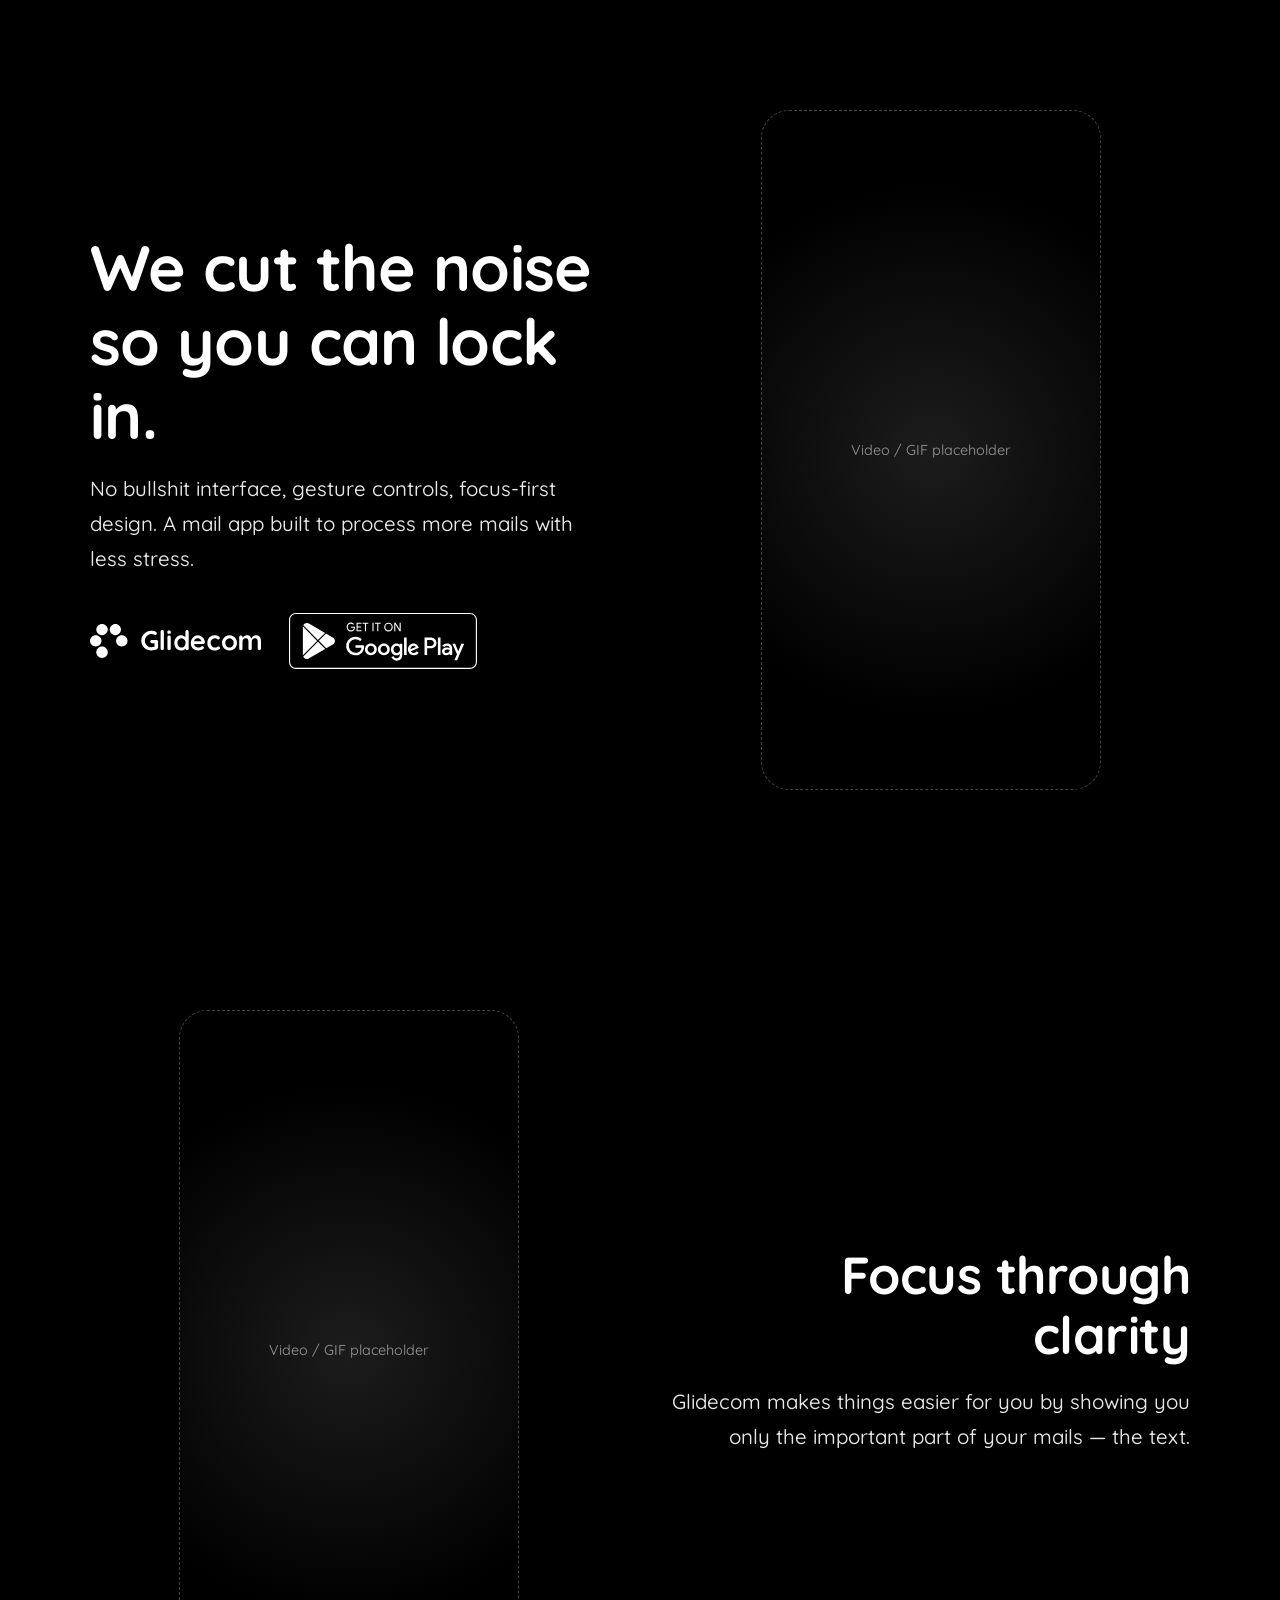
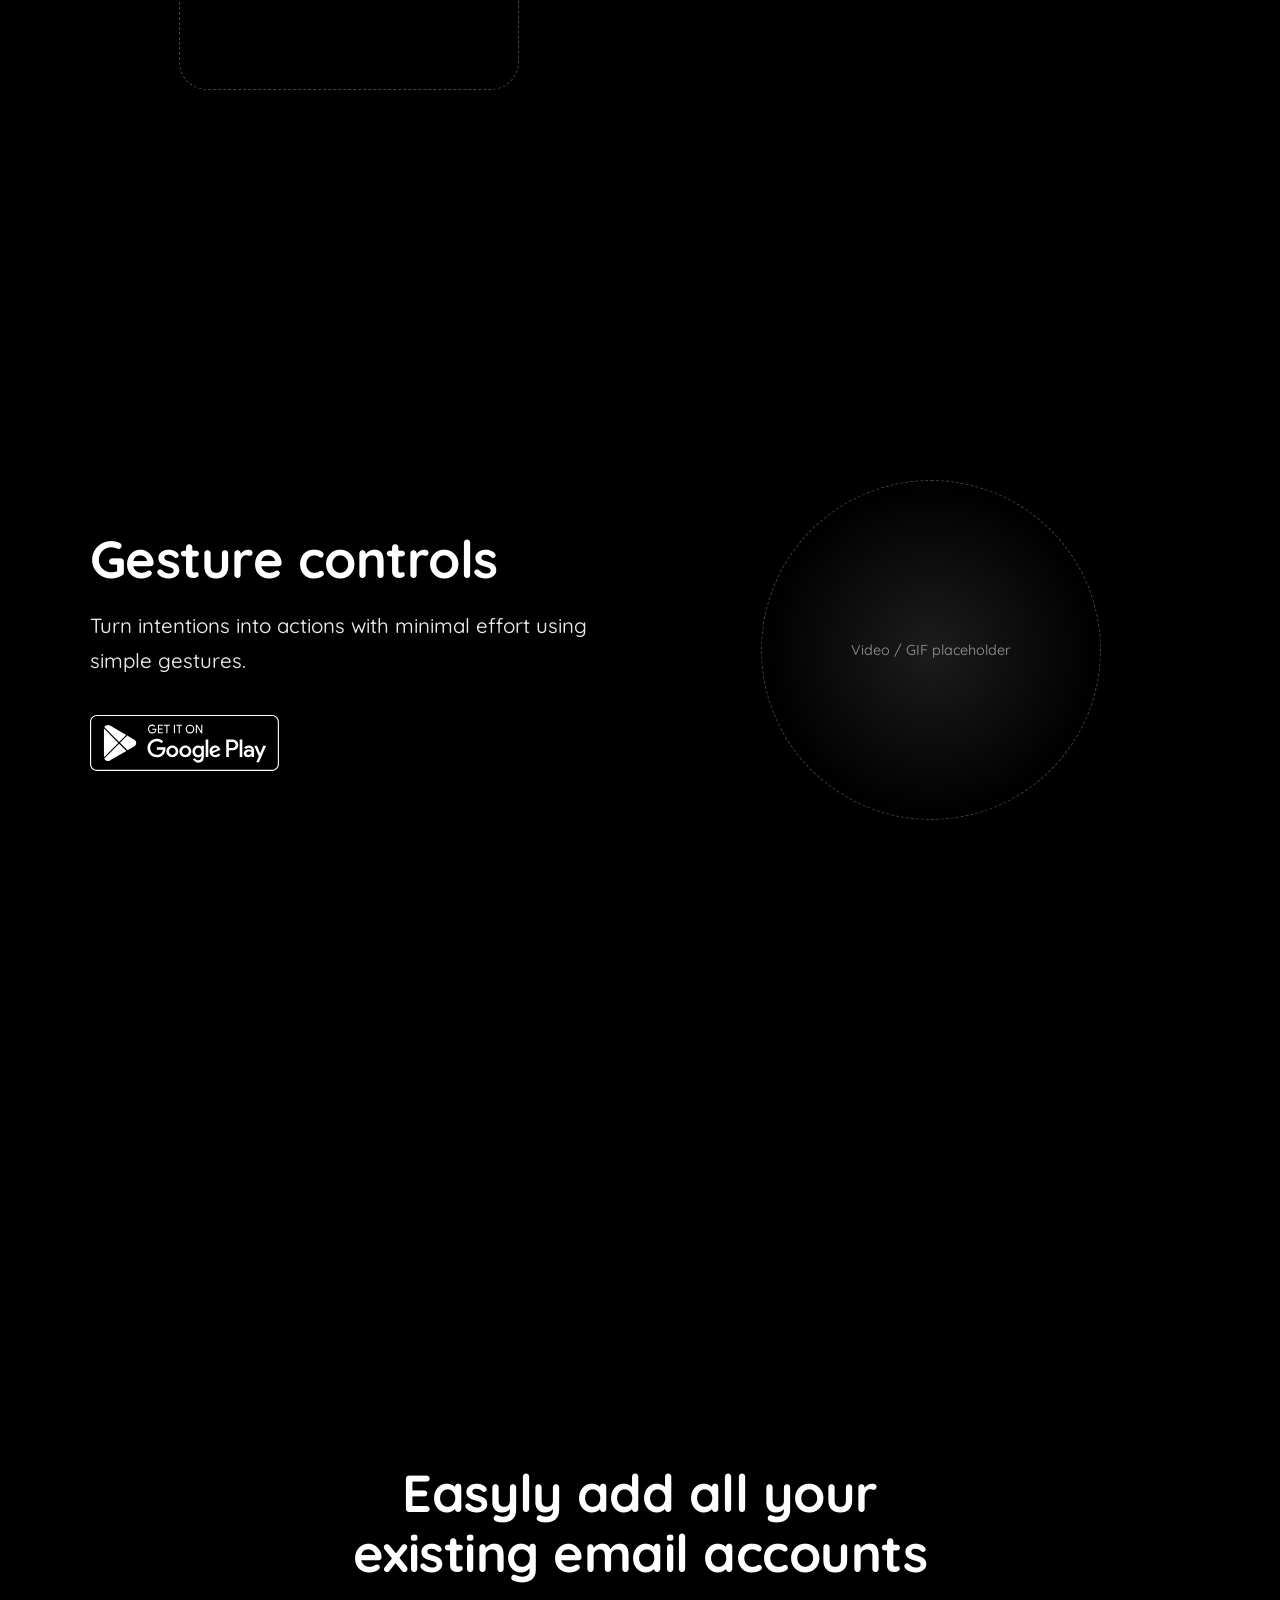
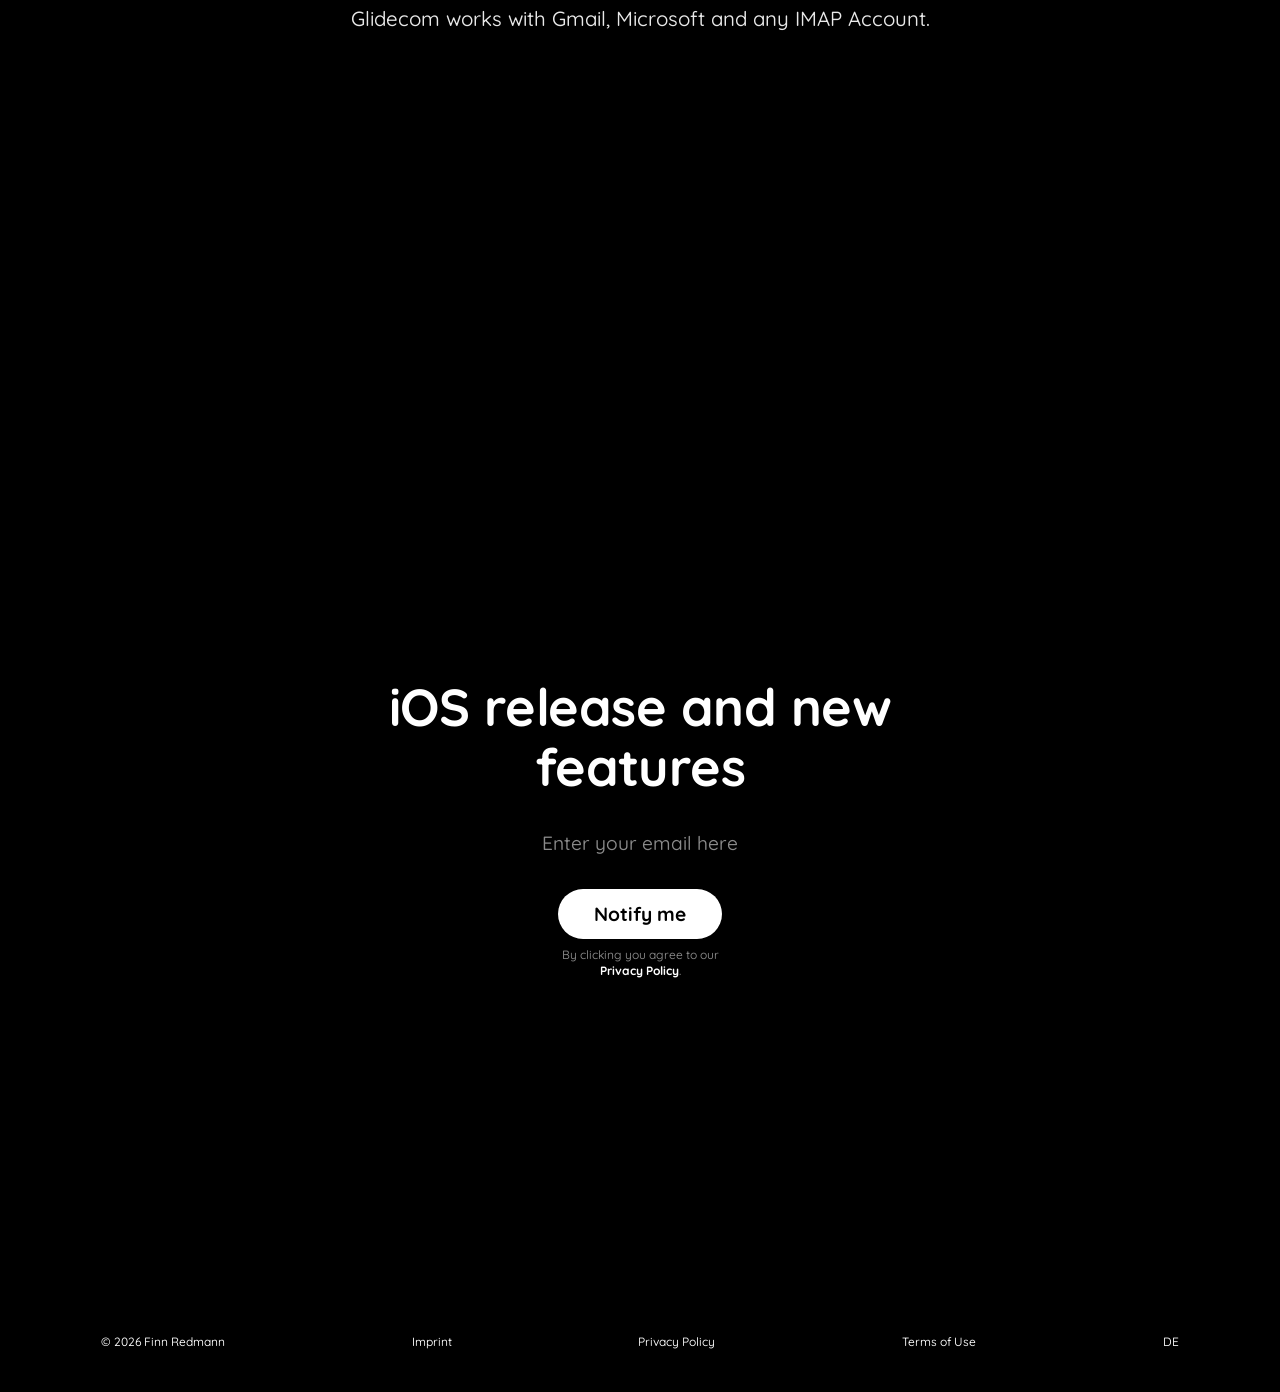
<file: index.html>
<!DOCTYPE html>
<html lang="en">
<head>
<meta charset="utf-8">
<meta name="viewport" content="width=device-width, initial-scale=1">
<title>Glidecom</title>
<meta name="theme-color" content="#000000">
<link rel="icon" href="assets/favicon.svg" type="image/svg+xml">
<link rel="alternate" hreflang="en" href="/">
<link rel="alternate" hreflang="de" href="/de/">
<link rel="preload" href="assets/Quicksand-VariableFont_wght.ttf" as="font" type="font/ttf" crossorigin>
<link rel="stylesheet" href="styles.css">
</head>
<body>
<section class="page">
  <div class="split">
    <div>
      <h1>We cut the noise so you can lock in.</h1>
      <p class="lead">No bullshit interface, gesture controls, focus-first design. A mail app built to process more mails with
        less stress.</p>
      <div class="cta">
        <img class="logo" src="assets/glidecom_logo_text.svg" alt="Glidecom">
        <a href="#" aria-label="Get it on Google Play"><img class="badge" src="assets/play_store_badge_desaturated.svg"
            alt="Get it on Google Play"></a>
      </div>
    </div>
    <!-- PLATZHALTER: Handy-Mockup (Video/GIF) -->
    <div class="ph phone">Video / GIF placeholder</div>
  </div>
</section>

<section class="page">
  <div class="split focus-section">
    <!-- PLATZHALTER: Handy-Mockup (Video/GIF) -->
    <div class="ph phone">Video / GIF placeholder</div>
    <div class="focus-section__copy">
      <h2>Focus through clarity</h2>
      <p class="lead">Glidecom makes things easier for you by showing you only the important part of your mails — the text.
      </p>
    </div>
  </div>
</section>

<section class="page">
  <div class="split">
    <div>
      <h2>Gesture controls</h2>
      <p class="lead">Turn intentions into actions with minimal effort using simple gestures.
      </p>
      <div class="cta">
        <a href="#" aria-label="Get it on Google Play"><img class="badge" src="assets/play_store_badge_desaturated.svg"
            alt="Get it on Google Play"></a>
      </div>
    </div>
    <!-- PLATZHALTER: Grafik Gesten (Video/GIF) -->
    <div class="ph sq">Video / GIF placeholder</div>
  </div>
</section>

<section class="page">
  <div class="center">
    <h2>Easyly add all your existing email accounts</h2>
    <p class="lead">Glidecom works with Gmail, Microsoft and any IMAP Account.</p>
  </div>
</section>

<section class="page">
  <div class="center">
    <h2>iOS release and new features</h2>
    <div id="signup">
      <form id="nl" class="nl" data-ok="You're on the list. We'll let you know." data-dup="You're already on the list."
        data-err="Something went wrong. Please try again.">
        <input type="email" name="email" required autocomplete="email" placeholder="Enter your email here"
          aria-label="Enter your email here">
        <button type="submit">Notify me</button>
        <p class="legal">By clicking you agree to our <a href="/privacy-policy/">Privacy Policy</a>.</p>
        <p id="msg" role="status" aria-live="polite"></p>
      </form>
    </div>
  </div>
</section>

<footer>
  <span>© 2026 Finn Redmann</span>
  <a href="/imprint/">Imprint</a>
  <a href="/privacy-policy/">Privacy Policy</a>
  <a href="/terms-of-use/">Terms of Use</a>
  <a href="/de/" hreflang="de" lang="de">DE</a>
</footer>

<script src="app.js"></script>
</body>
</html>
</file>
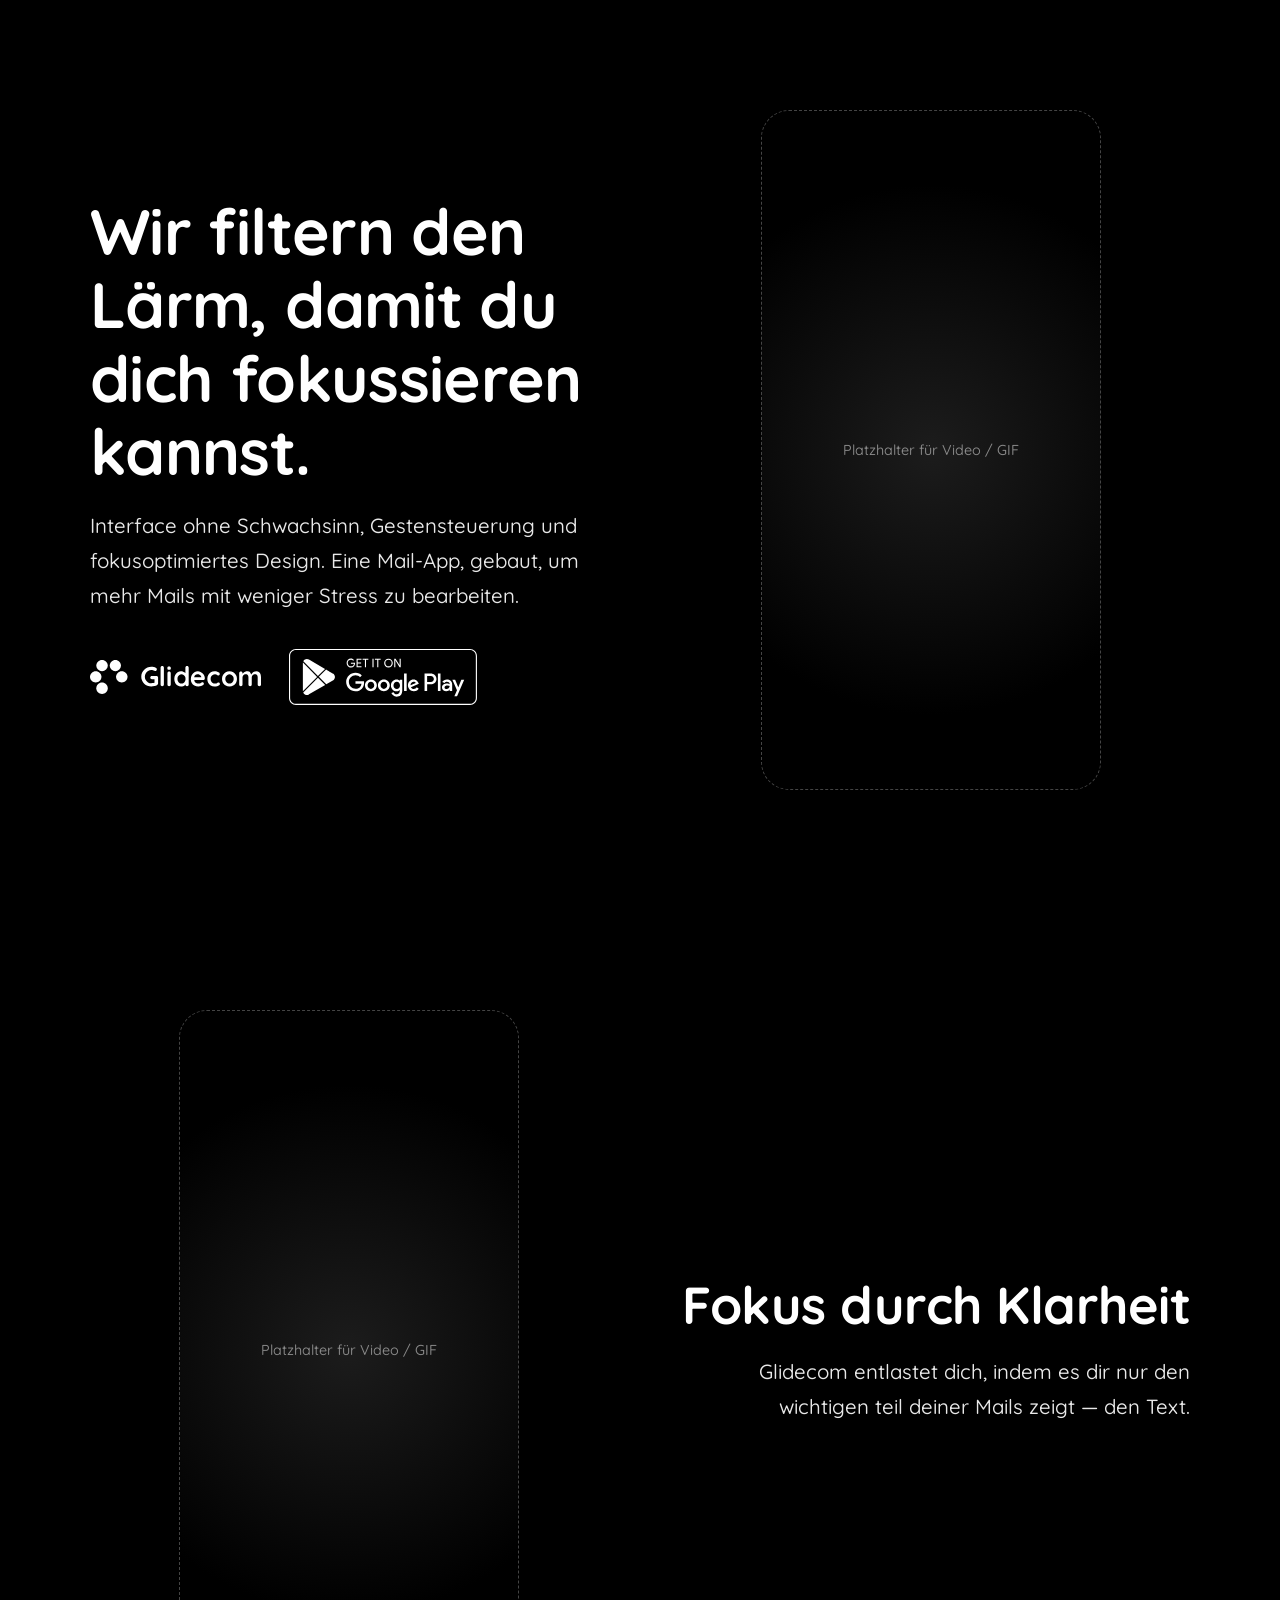
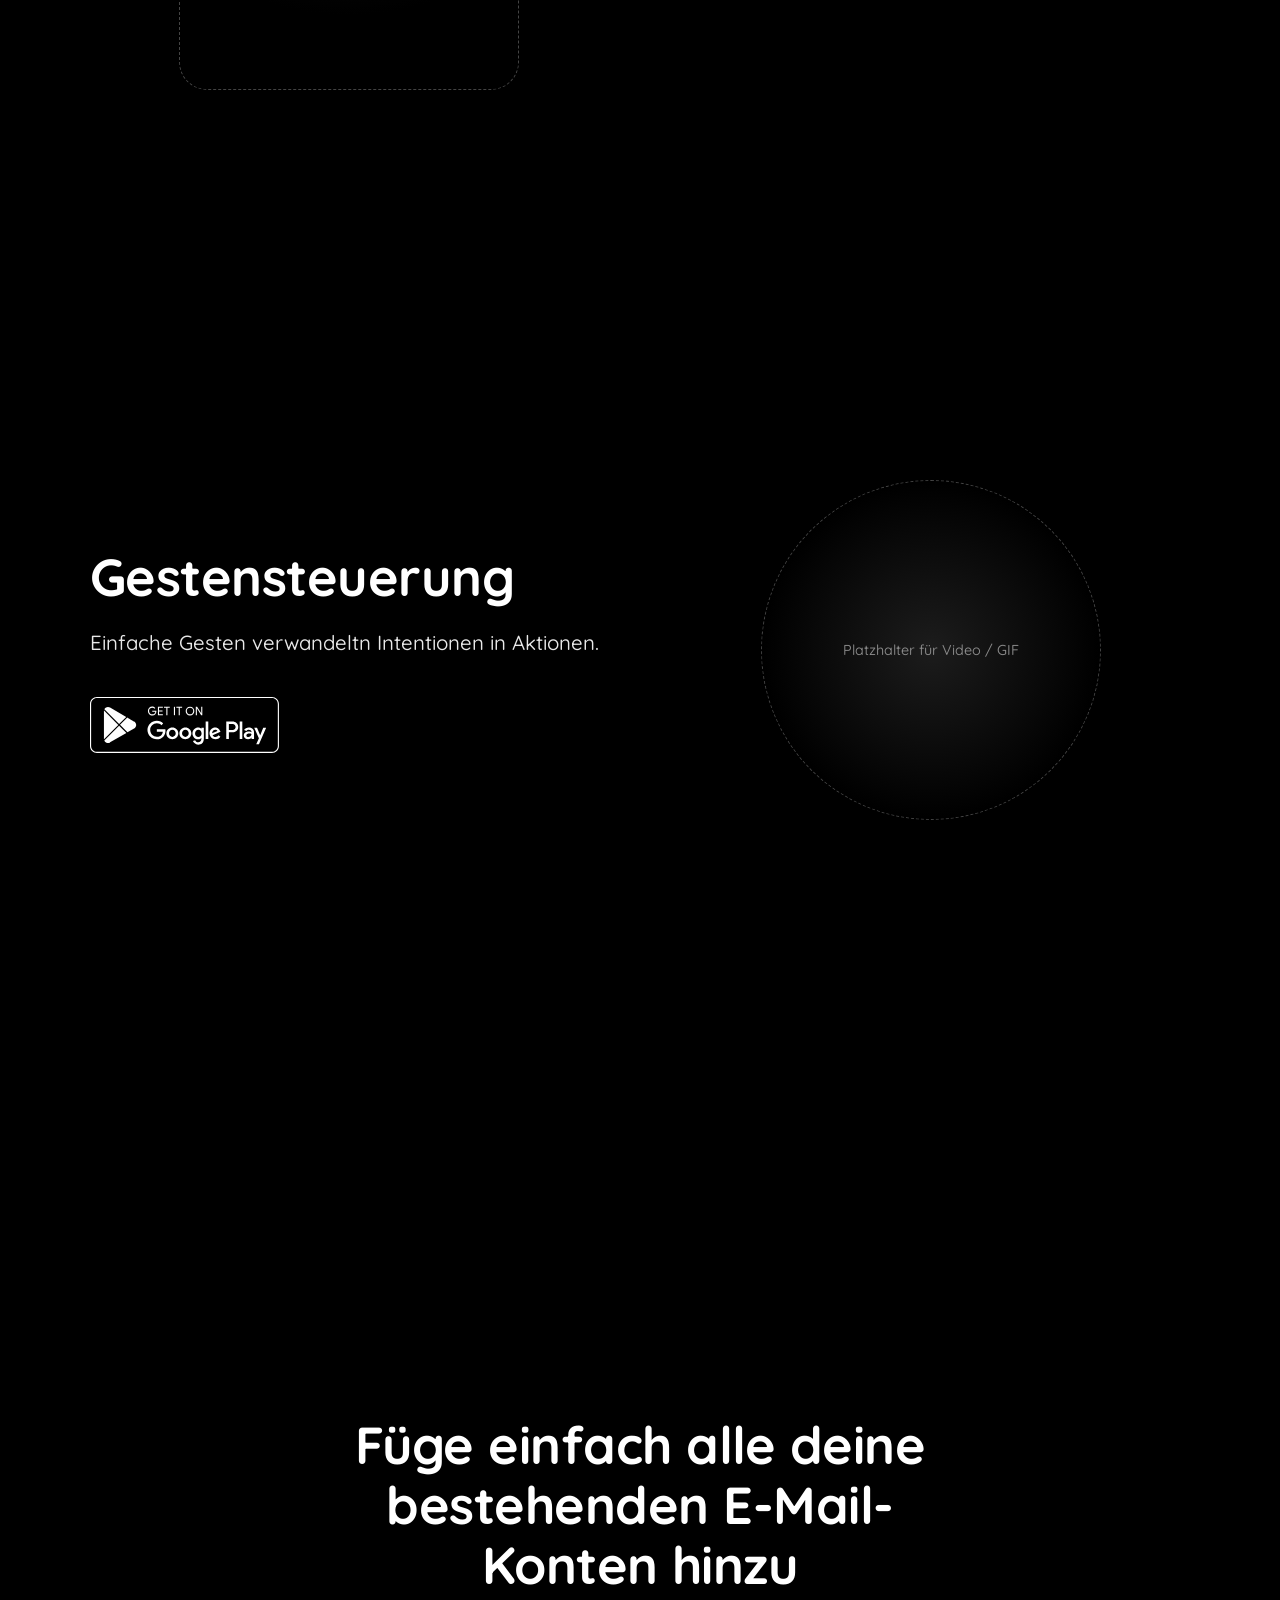
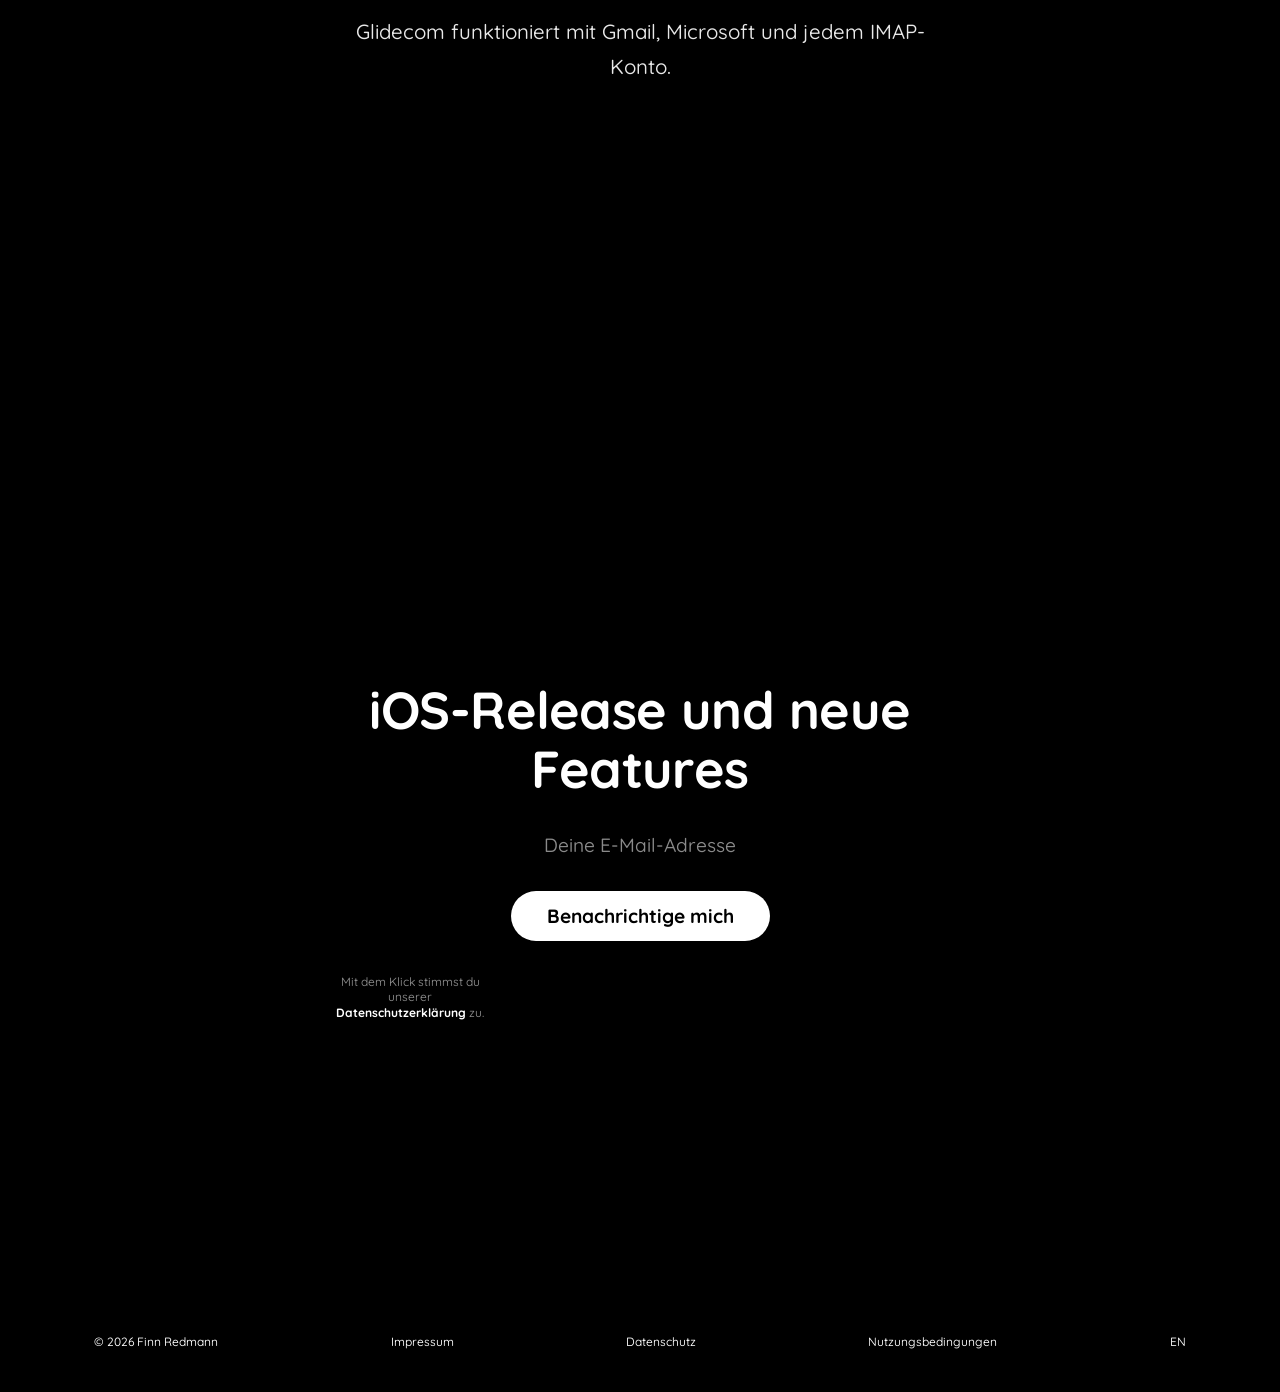
<file: de/index.html>
<!DOCTYPE html>
<html lang="de">

<head>
    <meta charset="utf-8">
    <meta name="viewport" content="width=device-width, initial-scale=1">
    <title>Glidecom</title>
    <meta name="theme-color" content="#000000">
    <link rel="icon" href="../assets/favicon.svg" type="image/svg+xml">
    <link rel="alternate" hreflang="en" href="/">
    <link rel="alternate" hreflang="de" href="/de/">
    <link rel="preload" href="../assets/Quicksand-VariableFont_wght.ttf" as="font" type="font/ttf" crossorigin>
    <link rel="stylesheet" href="../styles.css">
</head>

<body>

    <section class="page">
        <div class="split">
            <div>
                <h1>Wir filtern den Lärm, damit du dich fokussieren kannst.</h1>
                <p class="lead">Interface ohne Schwachsinn, Gestensteuerung und fokusoptimiertes Design. Eine Mail-App, gebaut, um mehr
                    Mails mit
                    weniger Stress zu bearbeiten.</p>
                <div class="cta">
                    <img class="logo" src="../assets/glidecom_logo_text.svg" alt="Glidecom">
                    <a href="#" aria-label="Jetzt bei Google Play"><img class="badge"
                            src="../assets/play_store_badge_desaturated.svg" alt="Jetzt bei Google Play"></a>
                </div>
            </div>
            <!-- PLATZHALTER: Handy-Mockup (Video/GIF) -->
            <div class="ph phone">Platzhalter für Video / GIF</div>
        </div>
    </section>

    <section class="page">
        <div class="split focus-section">
            <!-- PLATZHALTER: Handy-Mockup (Video/GIF) -->
            <div class="ph phone">Platzhalter für Video / GIF</div>
            <div class="focus-section__copy">
                <h2>Fokus durch Klarheit</h2>
                <p class="lead">Glidecom entlastet dich, indem es dir nur den wichtigen teil deiner Mails zeigt — den Text.</p>
            </div>
        </div>
    </section>

    <section class="page">
        <div class="split">
            <div>
                <h2>Gestensteuerung</h2>
                <p class="lead">Einfache Gesten verwandeltn Intentionen in Aktionen.</p>
                <div class="cta">
                    <a href="#" aria-label="Jetzt bei Google Play"><img class="badge"
                            src="../assets/play_store_badge_desaturated.svg" alt="Jetzt bei Google Play"></a>
                </div>
            </div>
            <!-- PLATZHALTER: Grafik Gesten (Video/GIF) -->
            <div class="ph sq">Platzhalter für Video / GIF</div>
        </div>
    </section>

    <section class="page">
        <div class="center">
            <h2>Füge einfach alle deine bestehenden E-Mail-Konten hinzu</h2>
            <p class="lead">Glidecom funktioniert mit Gmail, Microsoft und jedem IMAP-Konto.</p>
        </div>
    </section>

    <section class="page">
        <div class="center">
            <h2>iOS-Release und neue Features</h2>
            <div id="signup">
                <form id="nl" class="nl" data-ok="Du bist auf der Liste. Wir melden uns."
                    data-dup="Du stehst bereits auf der Liste."
                    data-err="Etwas ist schiefgelaufen. Bitte versuche es erneut.">
                    <input type="email" name="email" required autocomplete="email" placeholder="Deine E-Mail-Adresse"
                        aria-label="Deine E-Mail-Adresse">
                    <button type="submit">Benachrichtige mich</button>
                    <p id="msg" role="status" aria-live="polite"></p>
                </form>
                <p class="legal">Mit dem Klick stimmst du unserer <a
                        href="/de/datenschutzerklärung/">Datenschutzerklärung</a> zu.</p>
            </div>
        </div>
    </section>

    <footer>
        <span>© 2026 Finn Redmann</span>
        <a href="/de/impressum/">Impressum</a>
        <a href="/de/datenschutzerklärung/">Datenschutz</a>
        <a href="/de/nutzungsbedingungen/">Nutzungsbedingungen</a>
        <a href="/" hreflang="en" lang="en">EN</a>
    </footer>

    <script src="../app.js"></script>
</body>

</html>
</file>
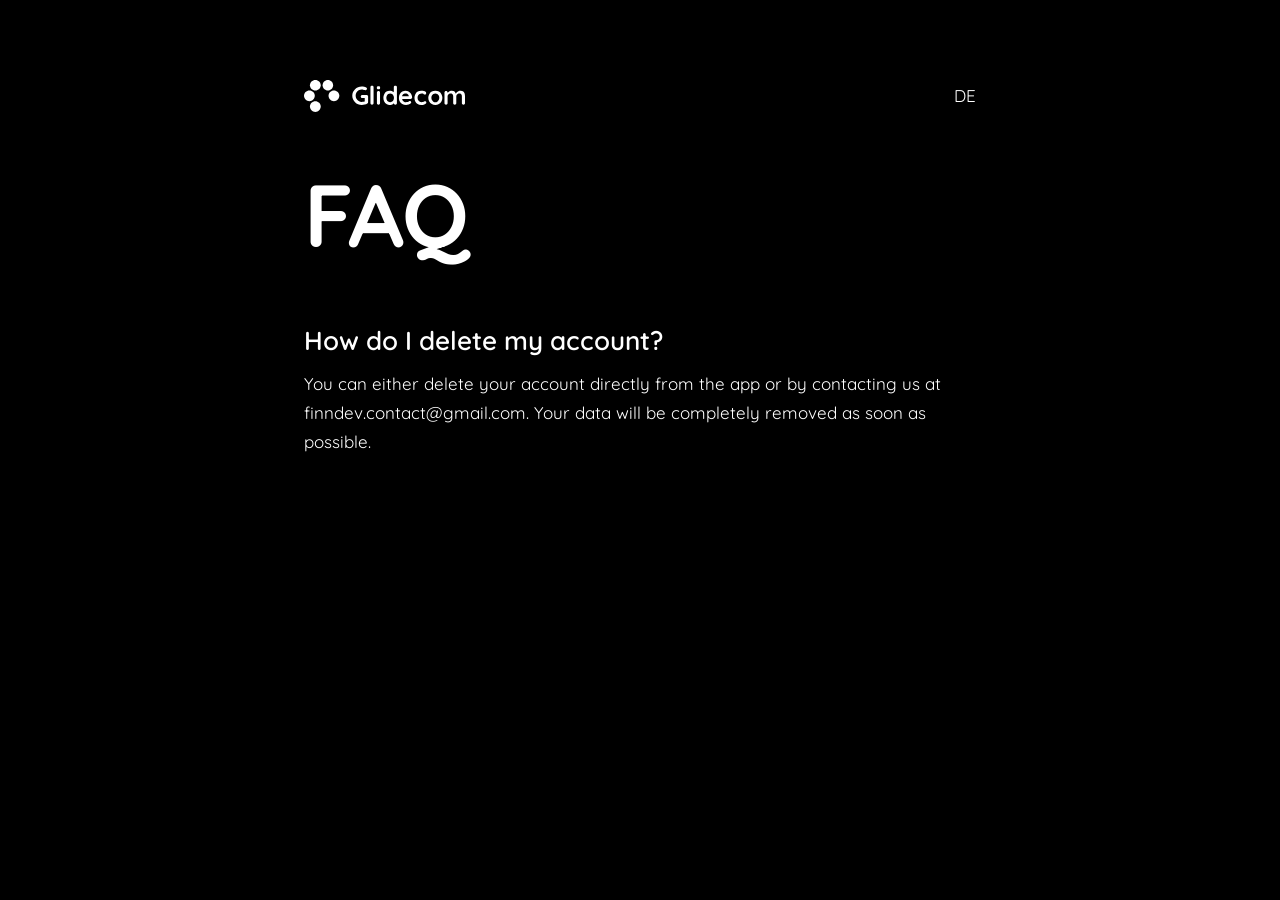
<file: faq/index.html>
<!DOCTYPE html>
<html lang="en">

<head>
    <meta charset="utf-8">
    <meta name="viewport" content="width=device-width, initial-scale=1">
    <title>Imprint</title>
    <meta name="color-scheme" content="dark">
    <style>
        @font-face {
            font-family: "Quicksand";
            src: url("../assets/Quicksand-VariableFont_wght.ttf") format("truetype");
            font-weight: 300 700;
            font-style: normal;
            font-display: swap;
        }

        :root {
            --bg: #000;
            --fg: #fff;
            --pad: clamp(1.25rem, 5vw, 3rem);
        }

        *,
        *::before,
        *::after {
            box-sizing: border-box;
        }

        html {
            -webkit-text-size-adjust: 100%;
        }

        body {
            margin: 0;
            background: var(--bg);
            color: var(--fg);
            font-family: "Quicksand", system-ui, -apple-system, "Segoe UI", sans-serif;
            font-weight: 400;
            font-size: 1.0625rem;
            line-height: 1.7;
        }

        a {
            color: var(--fg);
        }

        .page-header {
            display: flex;
            align-items: center;
            justify-content: space-between;
            gap: 1.5rem;
            margin-bottom: clamp(2rem, 6vw, 3.5rem);
        }

        a:focus-visible {
            outline: 2px solid var(--fg);
            outline-offset: 4px;
        }

        .logo-link {
            display: inline-block;
            line-height: 0;
        }

        .logo {
            height: 2rem;
            width: auto;
            max-width: 100%;
        }

        .language-switch {
            margin: 0;
        }

        .language-switch a {
            text-decoration: none;
        }

        main {
            max-width: 48rem;
            margin: 0 auto;
            padding: clamp(2rem, 8vw, 5rem) var(--pad) clamp(3rem, 10vw, 6rem);
        }

        h1 {
            margin: 0 0 clamp(2rem, 6vw, 4rem);
            font-size: clamp(2.5rem, 10vw, 5.5rem);
            font-weight: 700;
            line-height: 1.05;
            letter-spacing: -0.02em;
            overflow-wrap: break-word;
        }

        section+section {
            margin-top: 2.5rem;
        }

        h2 {
            margin: 0 0 0.75rem;
            font-size: clamp(1.25rem, 4vw, 1.625rem);
            font-weight: 600;
            line-height: 1.3;
        }

        p {
            margin: 0 0 1rem;
        }

        p:last-child {
            margin-bottom: 0;
        }
    </style>
</head>

<body>
    <main>
        <header class="page-header">
            <a class="logo-link" href="/" aria-label="Home">
                <img class="logo" src="../assets/glidecom_logo_text.svg" alt="Glidecom">
            </a>
            <p class="language-switch"><a href="/de/impressum/" aria-label="Zu Deutsch wechseln">DE</a></p>
        </header>

        <h1>FAQ</h1>

        <section>
            <h2>How do I delete my account?</h2>
            <p>You can either delete your account directly from the app or by contacting us at
                finndev.contact@gmail.com. Your data will be completely removed as soon as possible.</p>
        </section>
    </main>
</body>

</html>
</file>
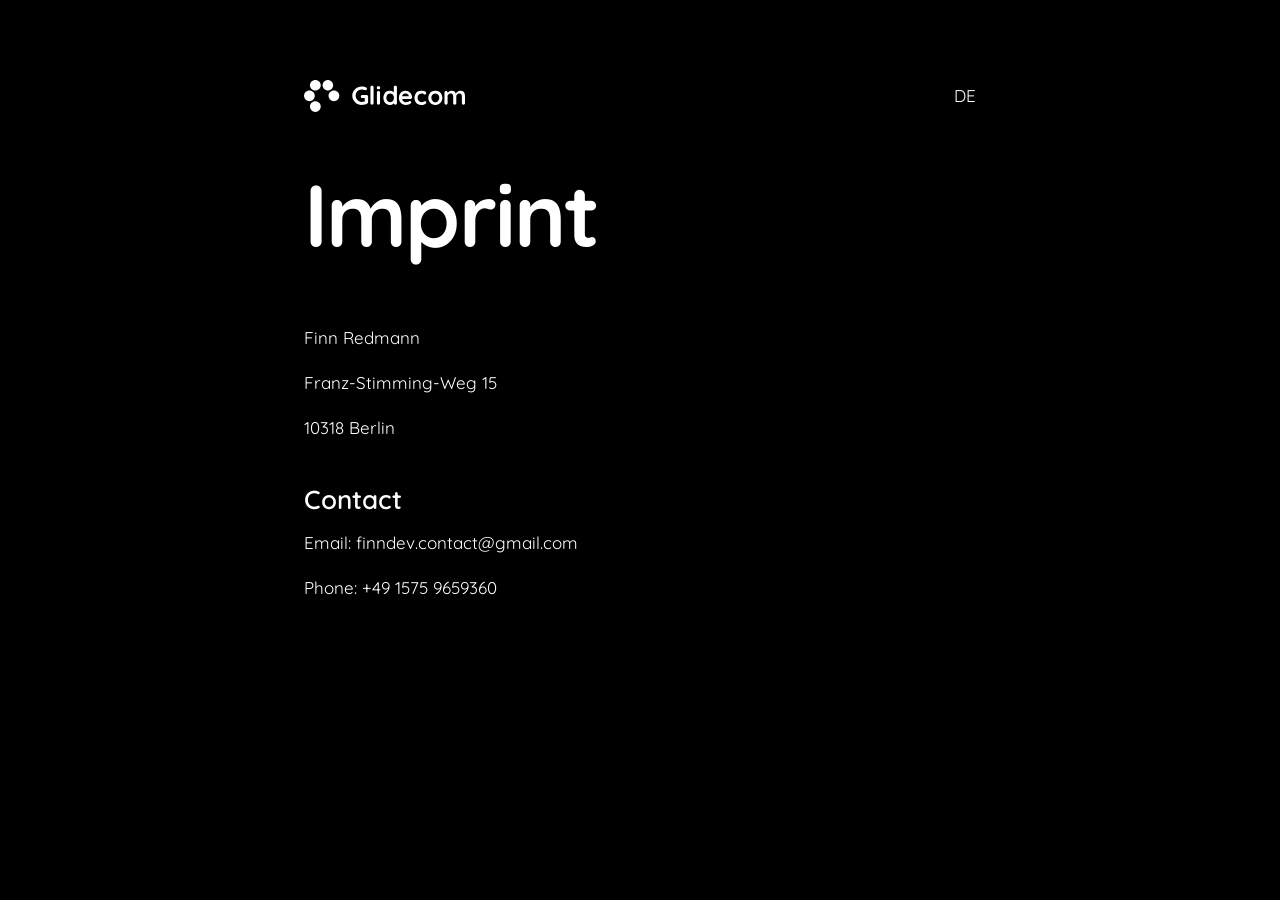
<file: imprint/index.html>
<!DOCTYPE html>
<html lang="en">

<head>
    <meta charset="utf-8">
    <meta name="viewport" content="width=device-width, initial-scale=1">
    <title>Imprint</title>
    <meta name="color-scheme" content="dark">
    <style>
        @font-face {
            font-family: "Quicksand";
            src: url("../assets/Quicksand-VariableFont_wght.ttf") format("truetype");
            font-weight: 300 700;
            font-style: normal;
            font-display: swap;
        }

        :root {
            --bg: #000;
            --fg: #fff;
            --pad: clamp(1.25rem, 5vw, 3rem);
        }

        *,
        *::before,
        *::after {
            box-sizing: border-box;
        }

        html {
            -webkit-text-size-adjust: 100%;
        }

        body {
            margin: 0;
            background: var(--bg);
            color: var(--fg);
            font-family: "Quicksand", system-ui, -apple-system, "Segoe UI", sans-serif;
            font-weight: 400;
            font-size: 1.0625rem;
            line-height: 1.7;
        }

        a {
            color: var(--fg);
        }

        .page-header {
            display: flex;
            align-items: center;
            justify-content: space-between;
            gap: 1.5rem;
            margin-bottom: clamp(2rem, 6vw, 3.5rem);
        }

        a:focus-visible {
            outline: 2px solid var(--fg);
            outline-offset: 4px;
        }

        .logo-link {
            display: inline-block;
            line-height: 0;
        }

        .logo {
            height: 2rem;
            width: auto;
            max-width: 100%;
        }

        .language-switch {
            margin: 0;
        }

        .language-switch a {
            text-decoration: none;
        }

        main {
            max-width: 48rem;
            margin: 0 auto;
            padding: clamp(2rem, 8vw, 5rem) var(--pad) clamp(3rem, 10vw, 6rem);
        }

        h1 {
            margin: 0 0 clamp(2rem, 6vw, 4rem);
            font-size: clamp(2.5rem, 10vw, 5.5rem);
            font-weight: 700;
            line-height: 1.05;
            letter-spacing: -0.02em;
            overflow-wrap: break-word;
        }

        section+section {
            margin-top: 2.5rem;
        }

        h2 {
            margin: 0 0 0.75rem;
            font-size: clamp(1.25rem, 4vw, 1.625rem);
            font-weight: 600;
            line-height: 1.3;
        }

        p {
            margin: 0 0 1rem;
        }

        p:last-child {
            margin-bottom: 0;
        }
    </style>
</head>

<body>
    <main>
        <header class="page-header">
            <a class="logo-link" href="/" aria-label="Home">
                <img class="logo" src="../assets/glidecom_logo_text.svg" alt="Glidecom">
            </a>
            <p class="language-switch"><a href="/de/impressum/" aria-label="Zu Deutsch wechseln">DE</a></p>
        </header>

        <h1>Imprint</h1>

        <section>
            <p>Finn Redmann</p>
            <p>Franz-Stimming-Weg 15</p>
            <p>10318 Berlin</p>
        </section>

        <section>
            <h2>Contact</h2>
            <p>Email: finndev.contact@gmail.com</p>
            <p>Phone: +49 1575 9659360</p>
        </section>
    </main>
</body>

</html>
</file>
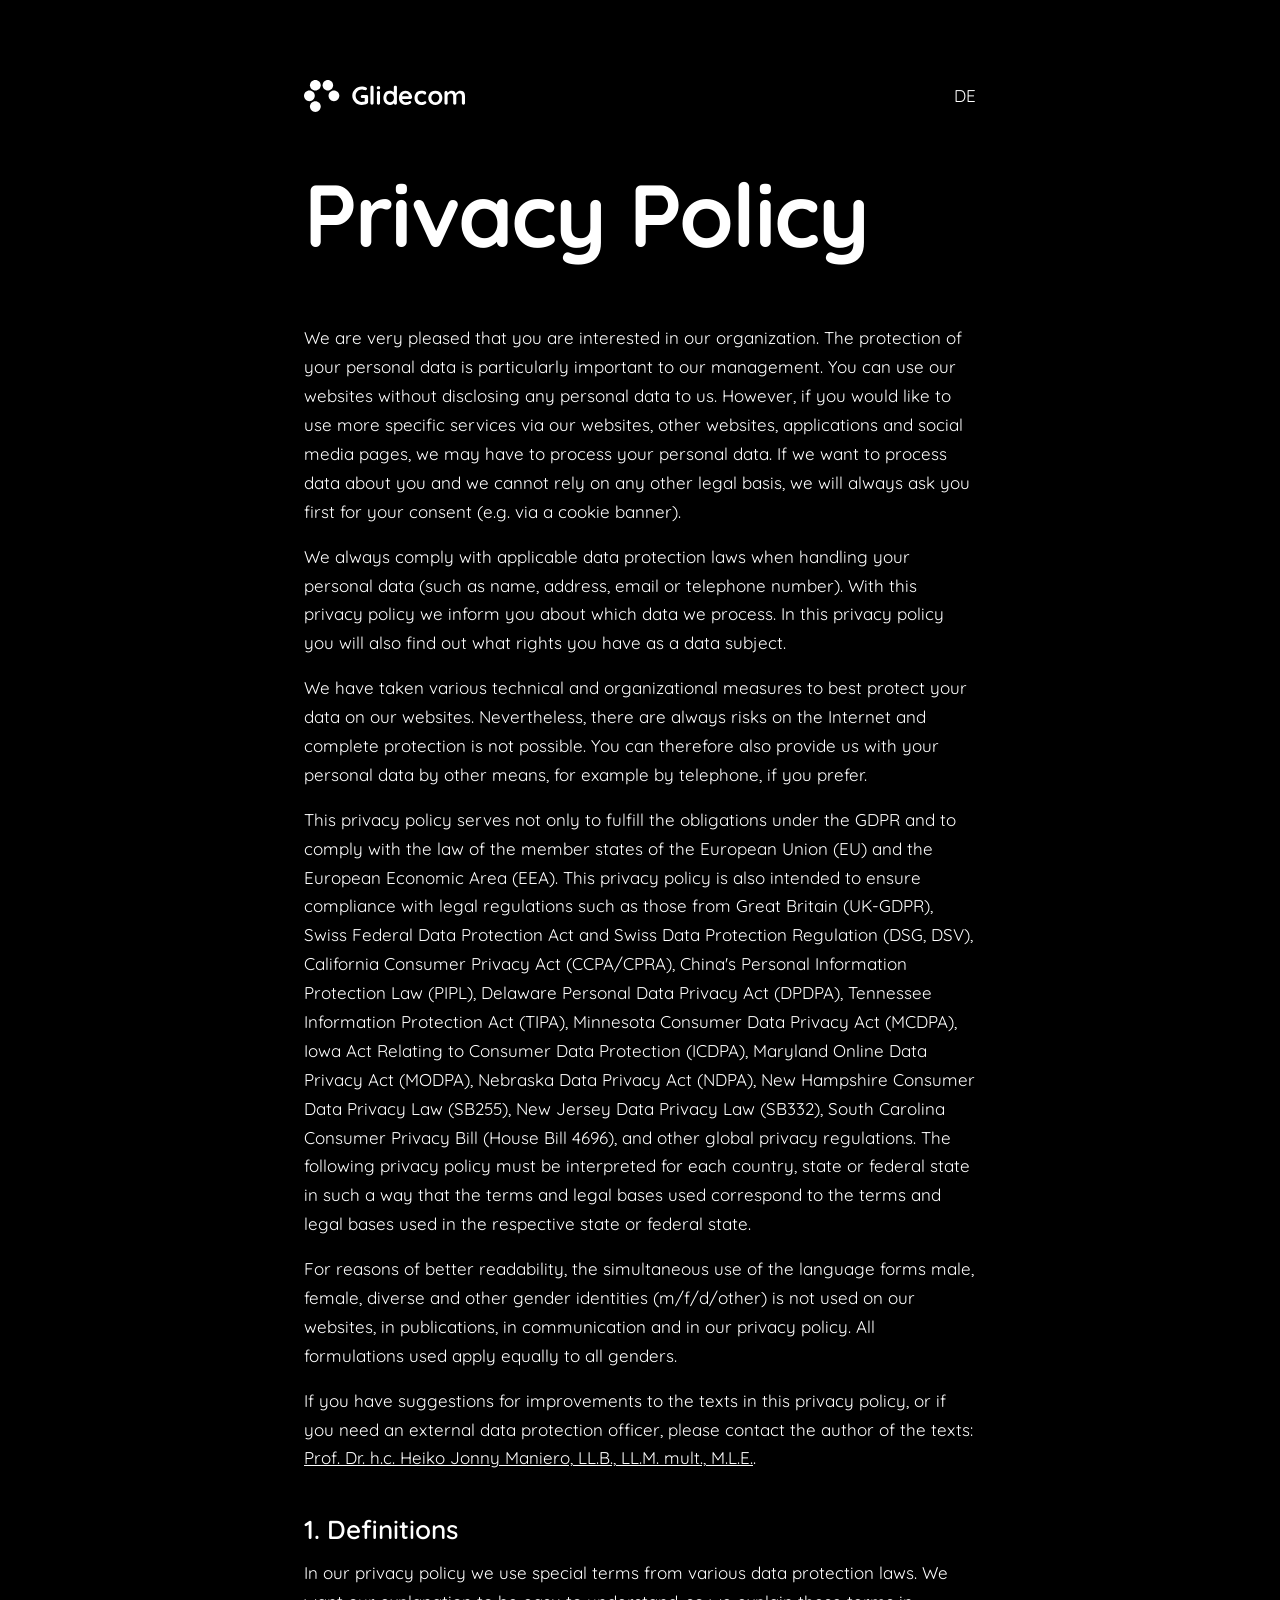
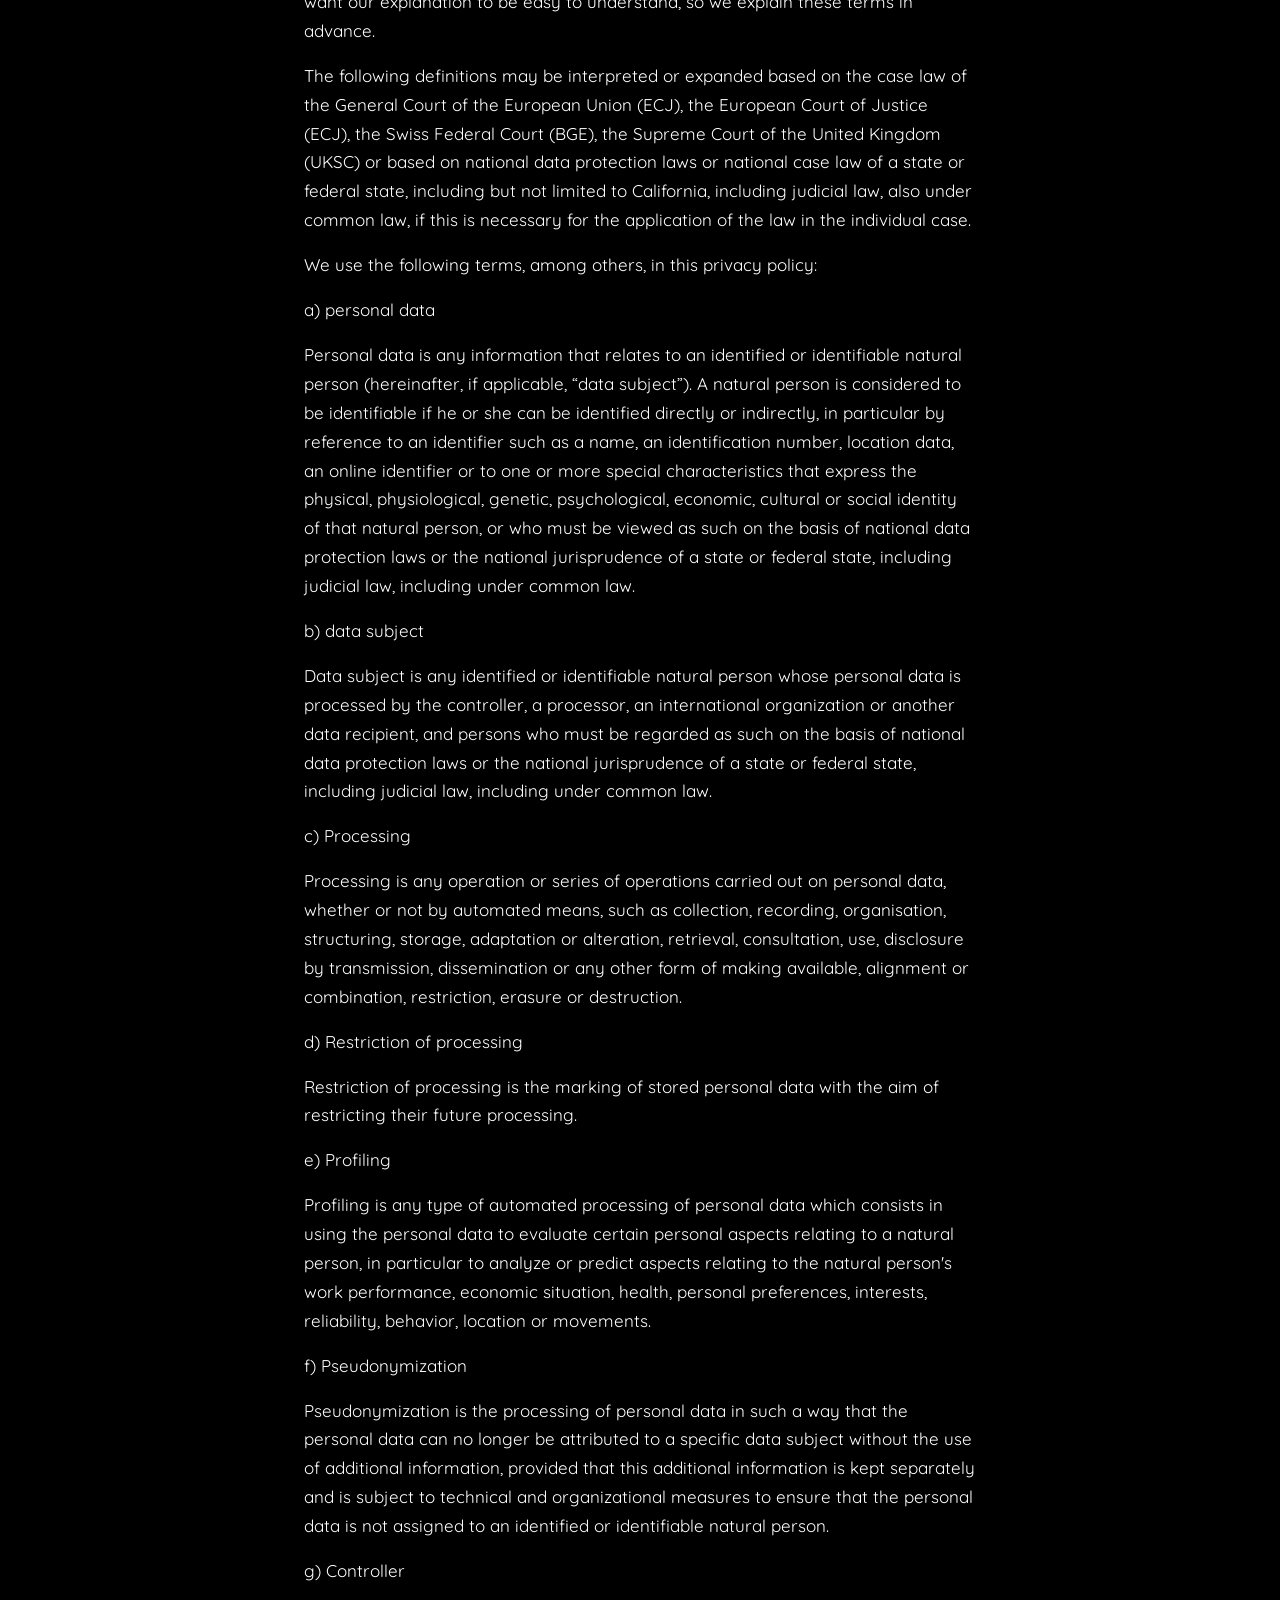
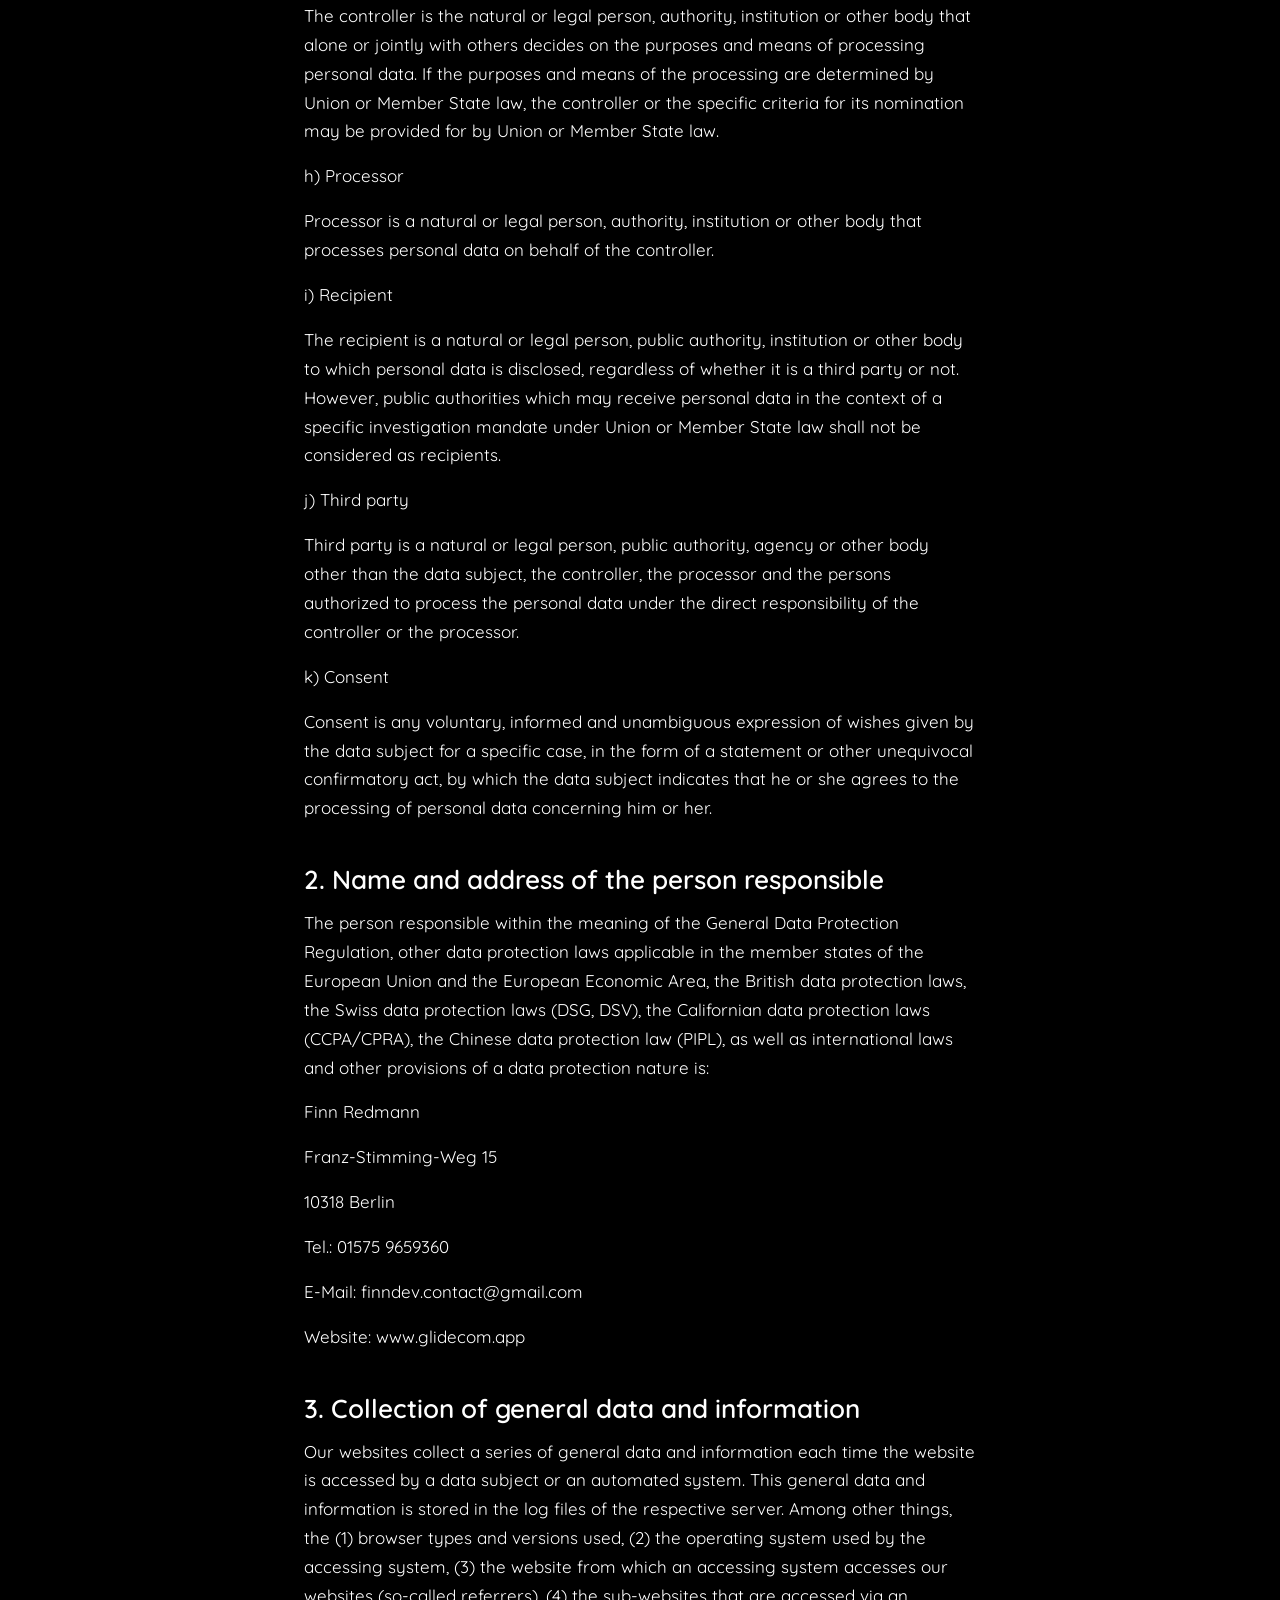
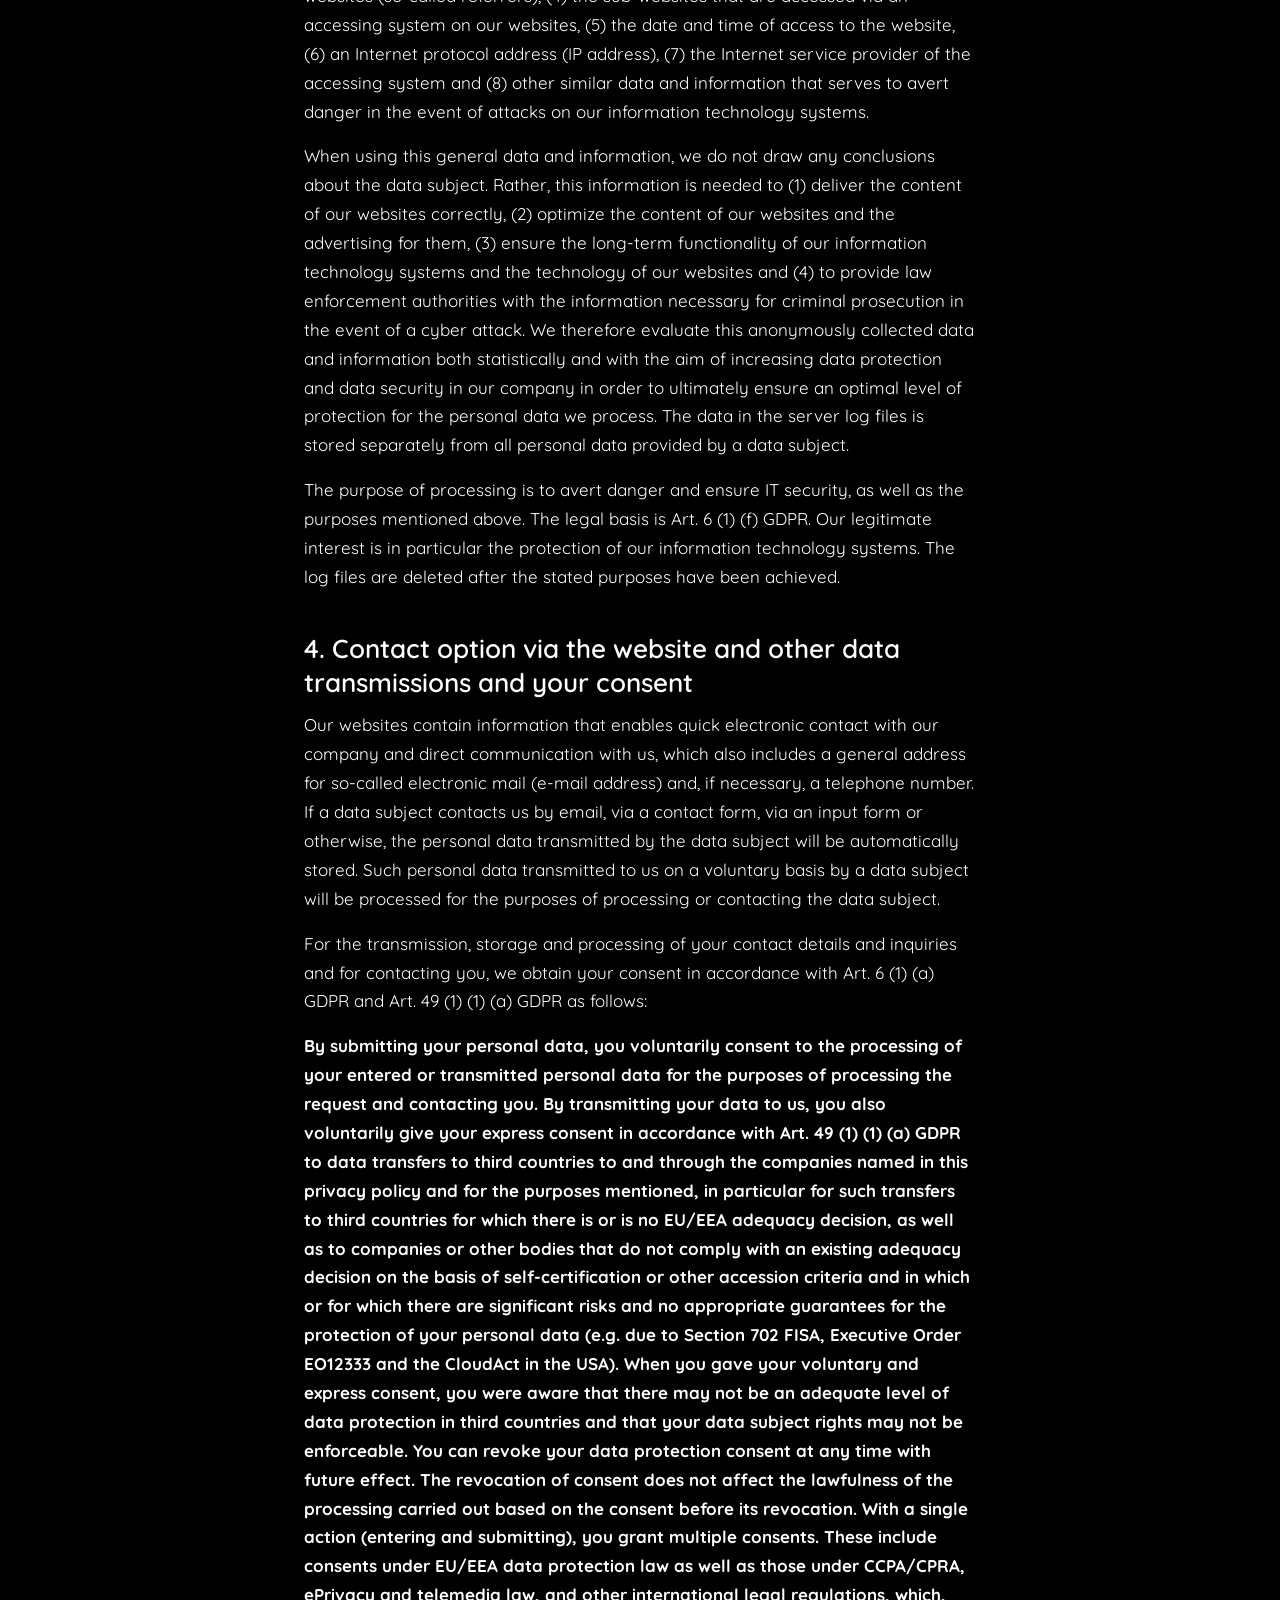
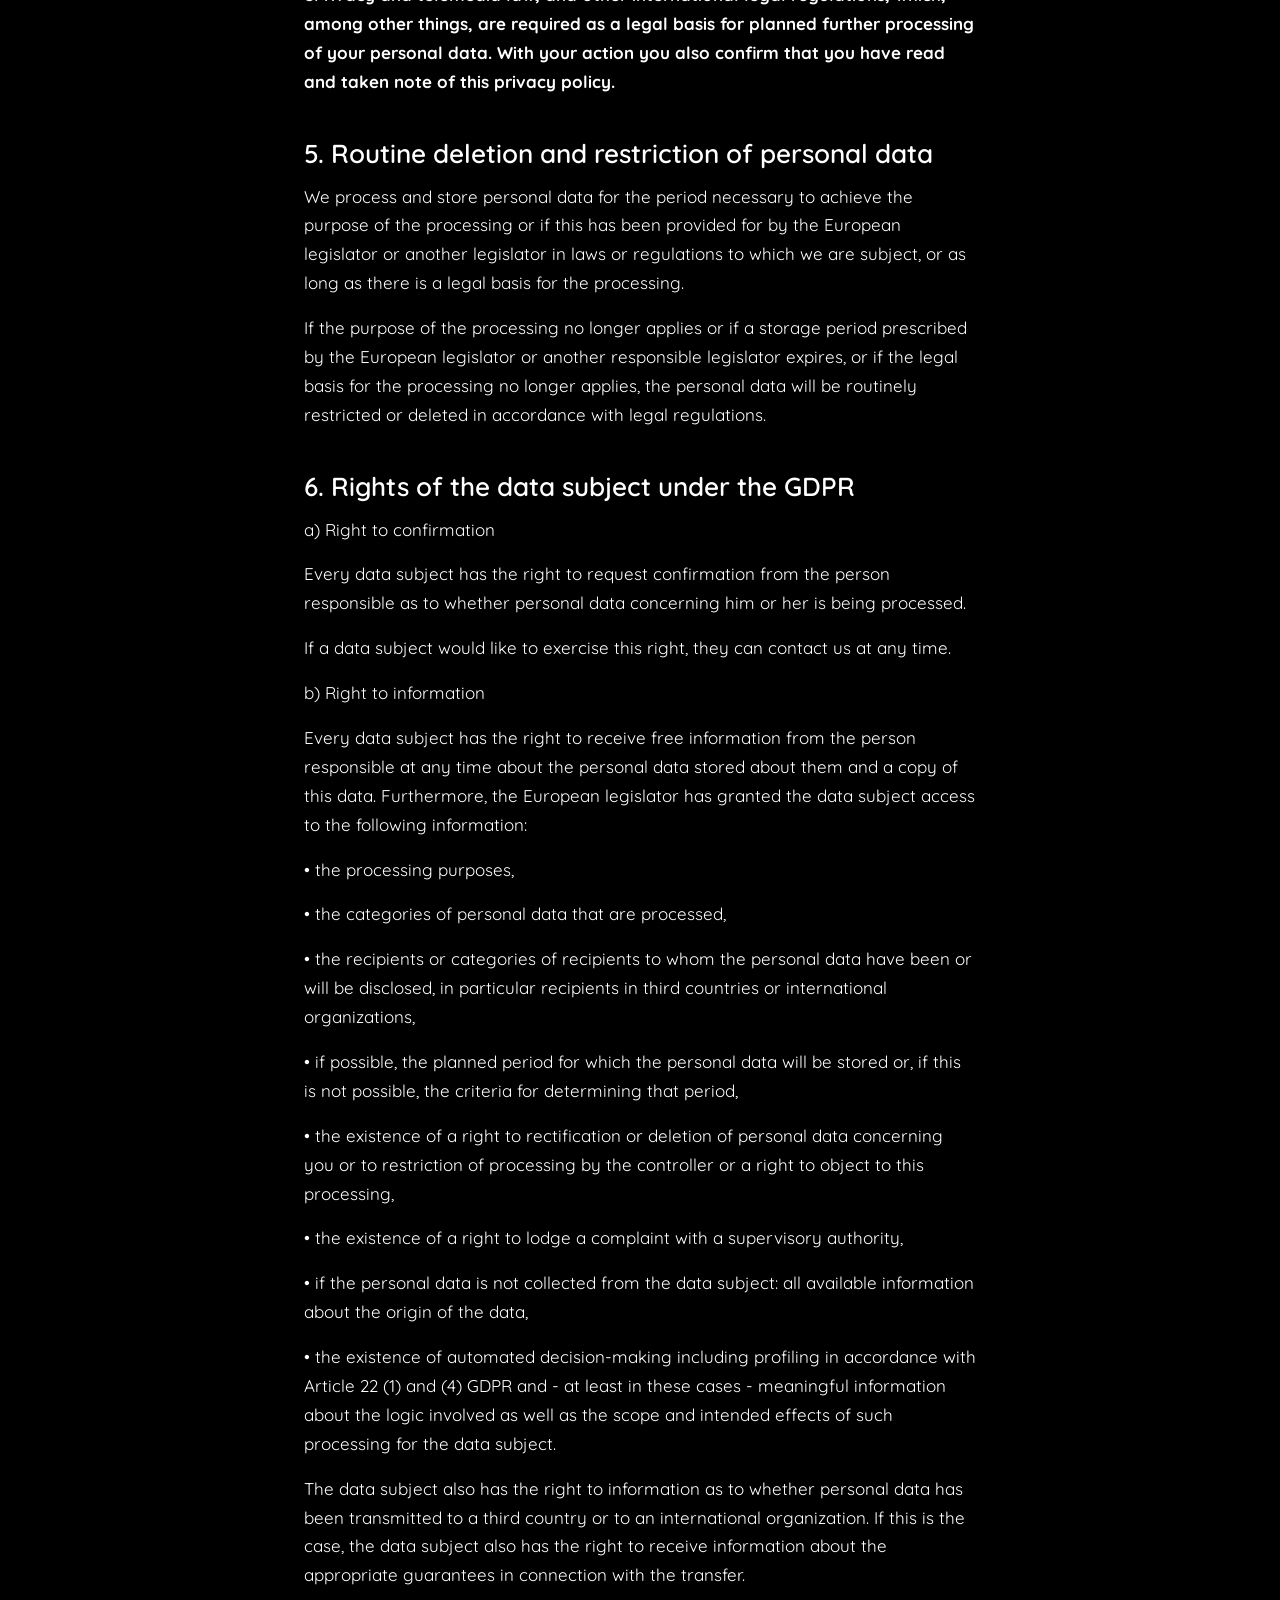
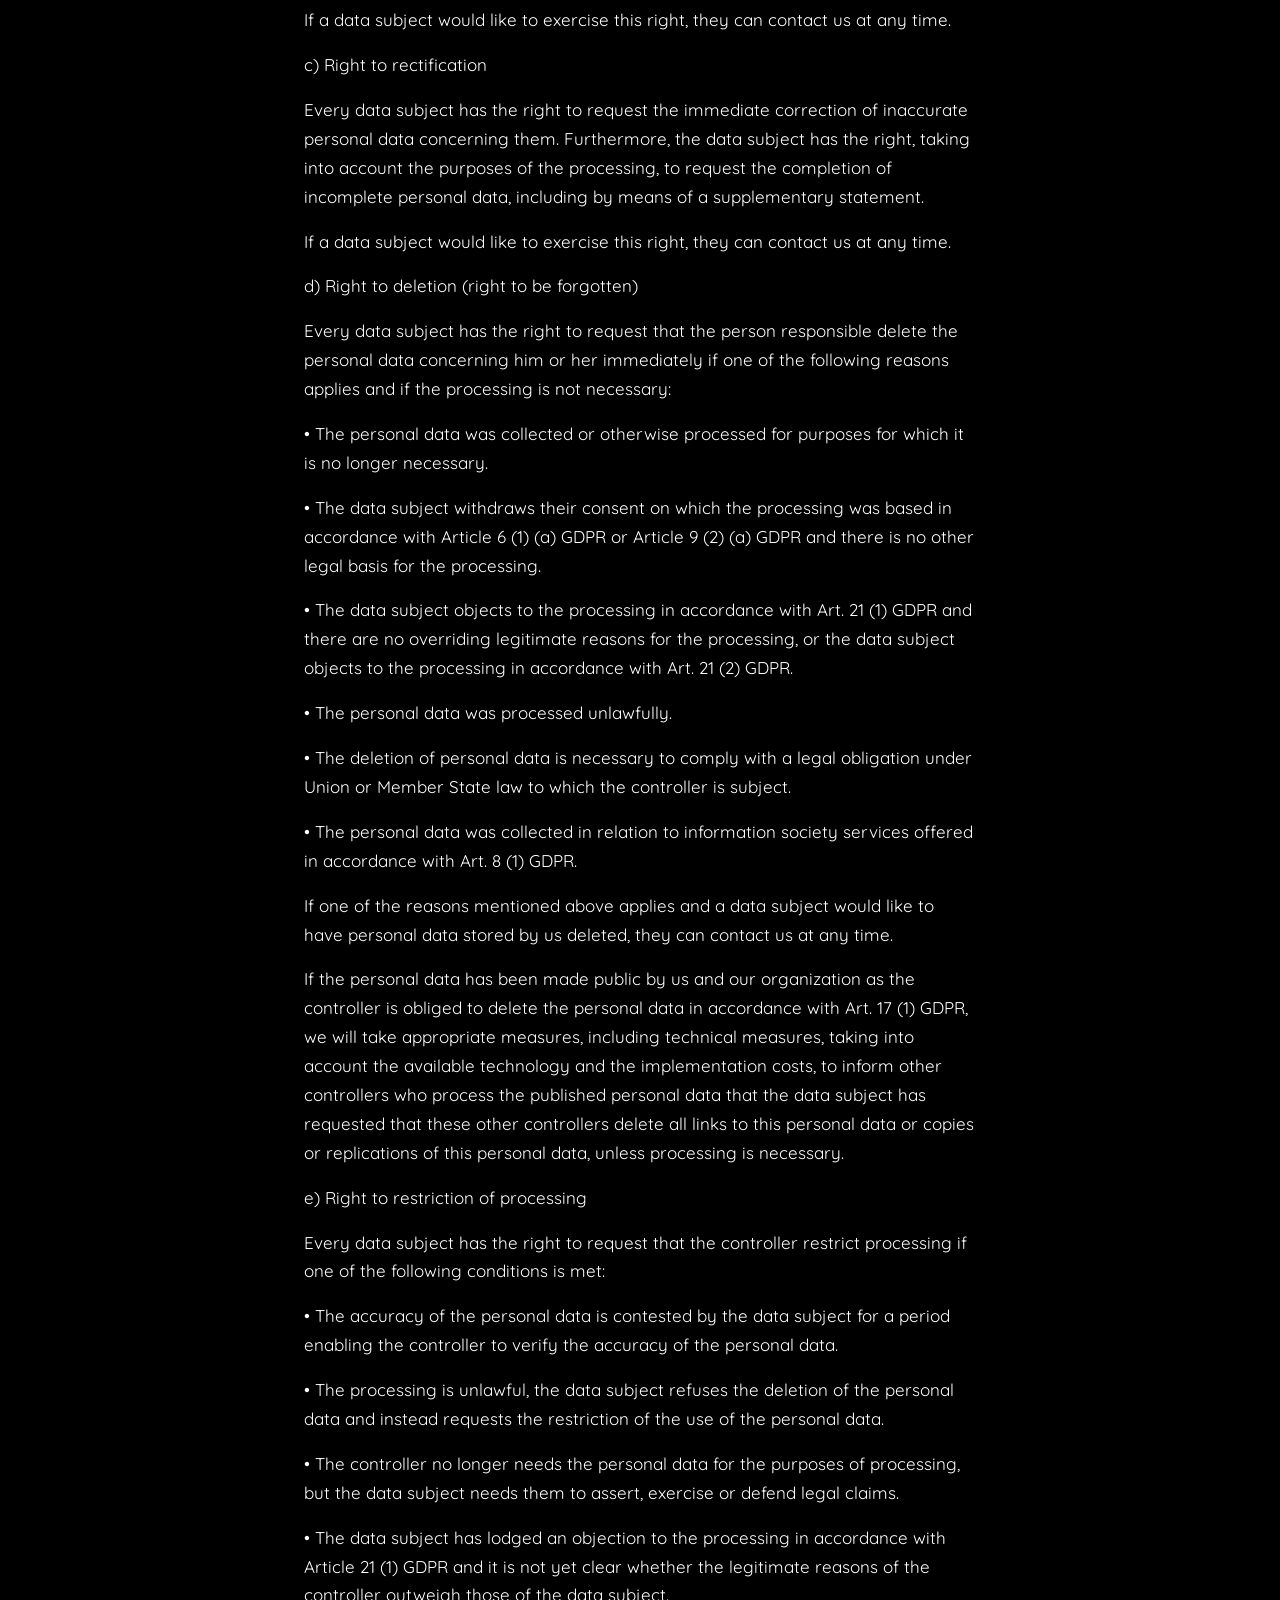
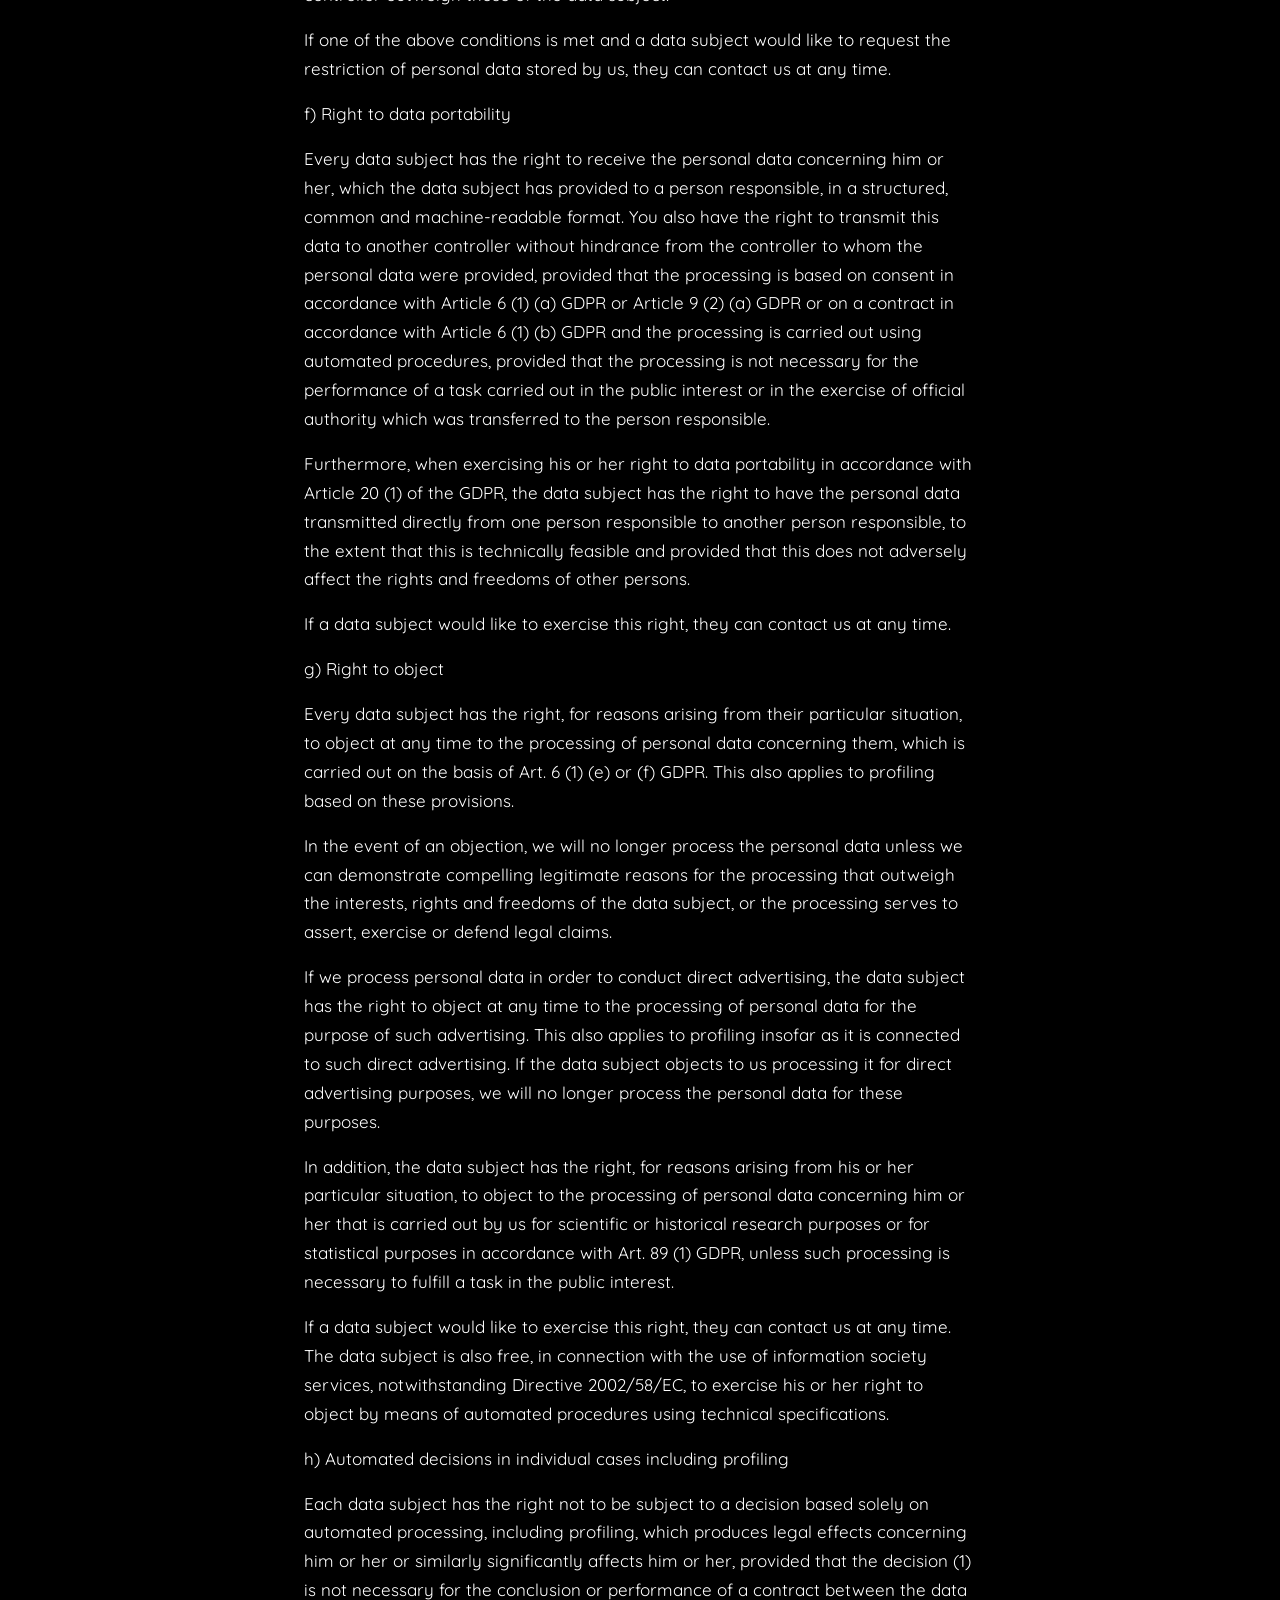
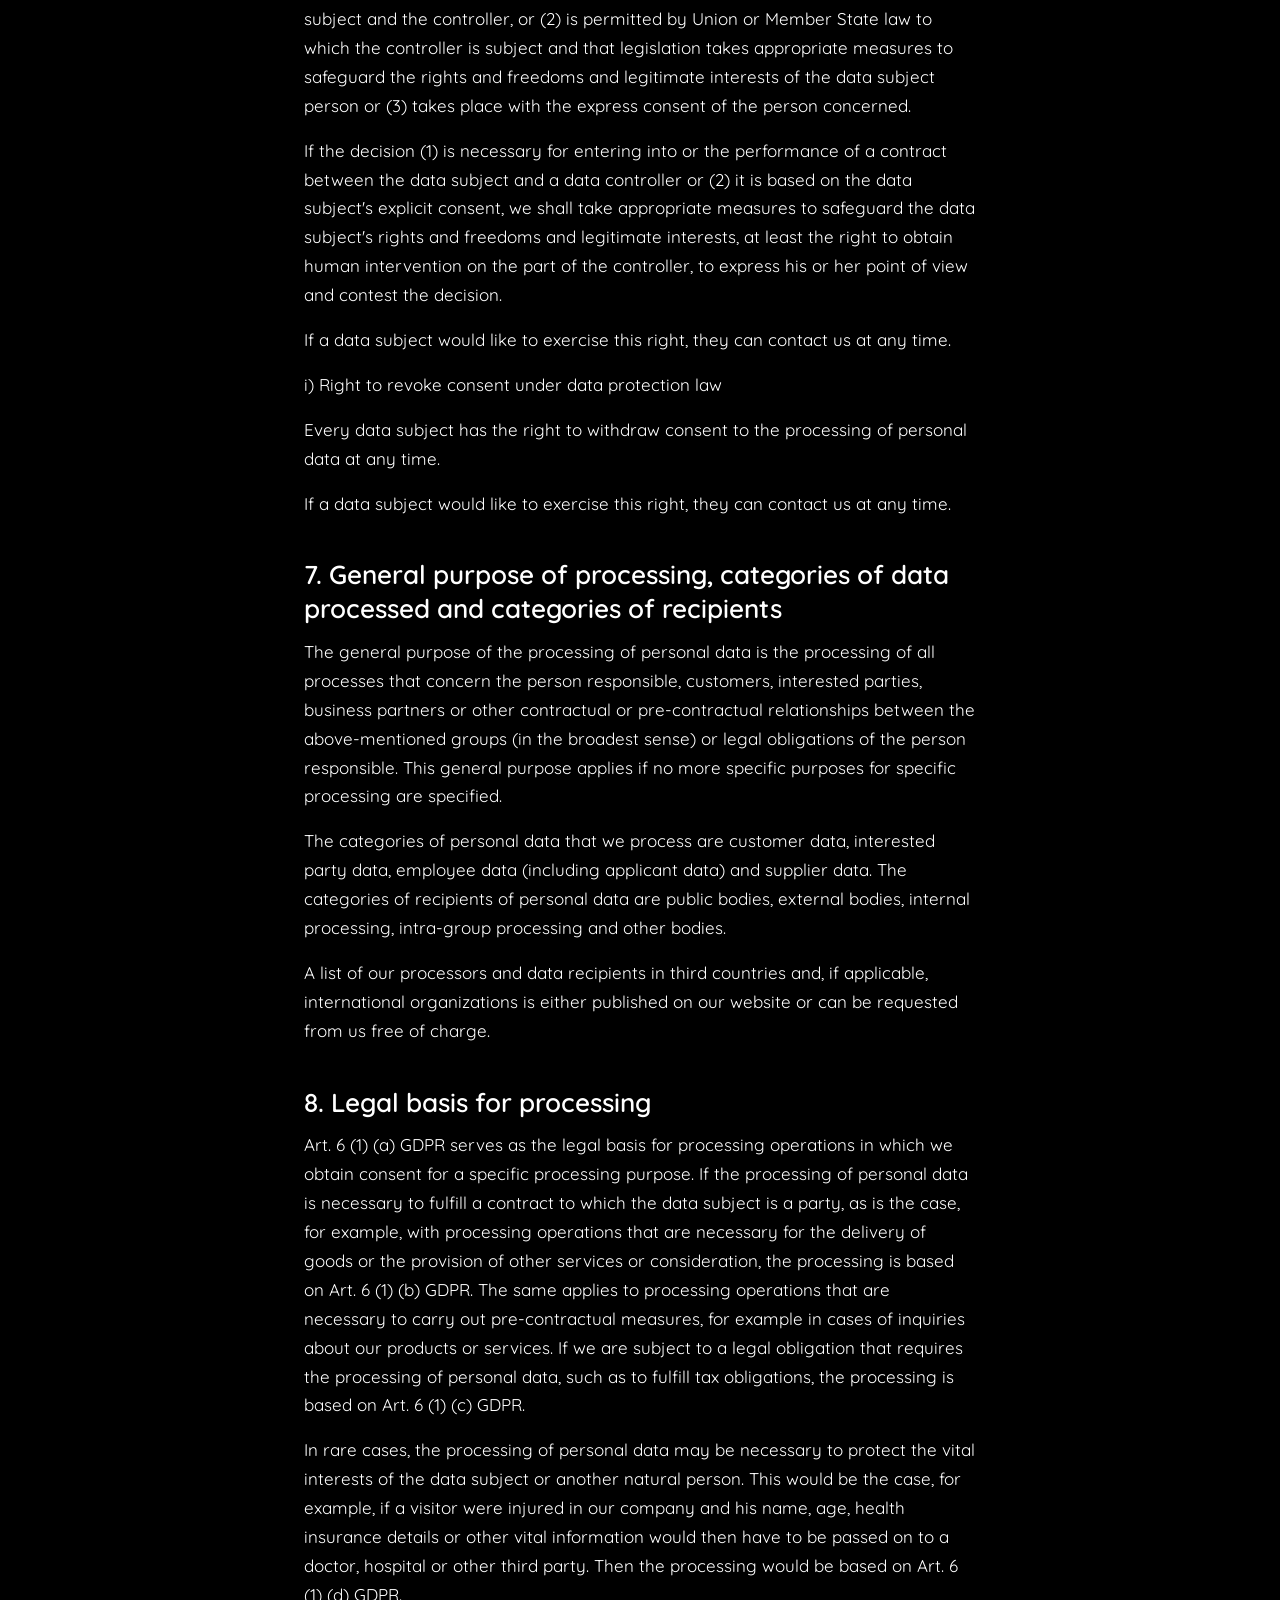
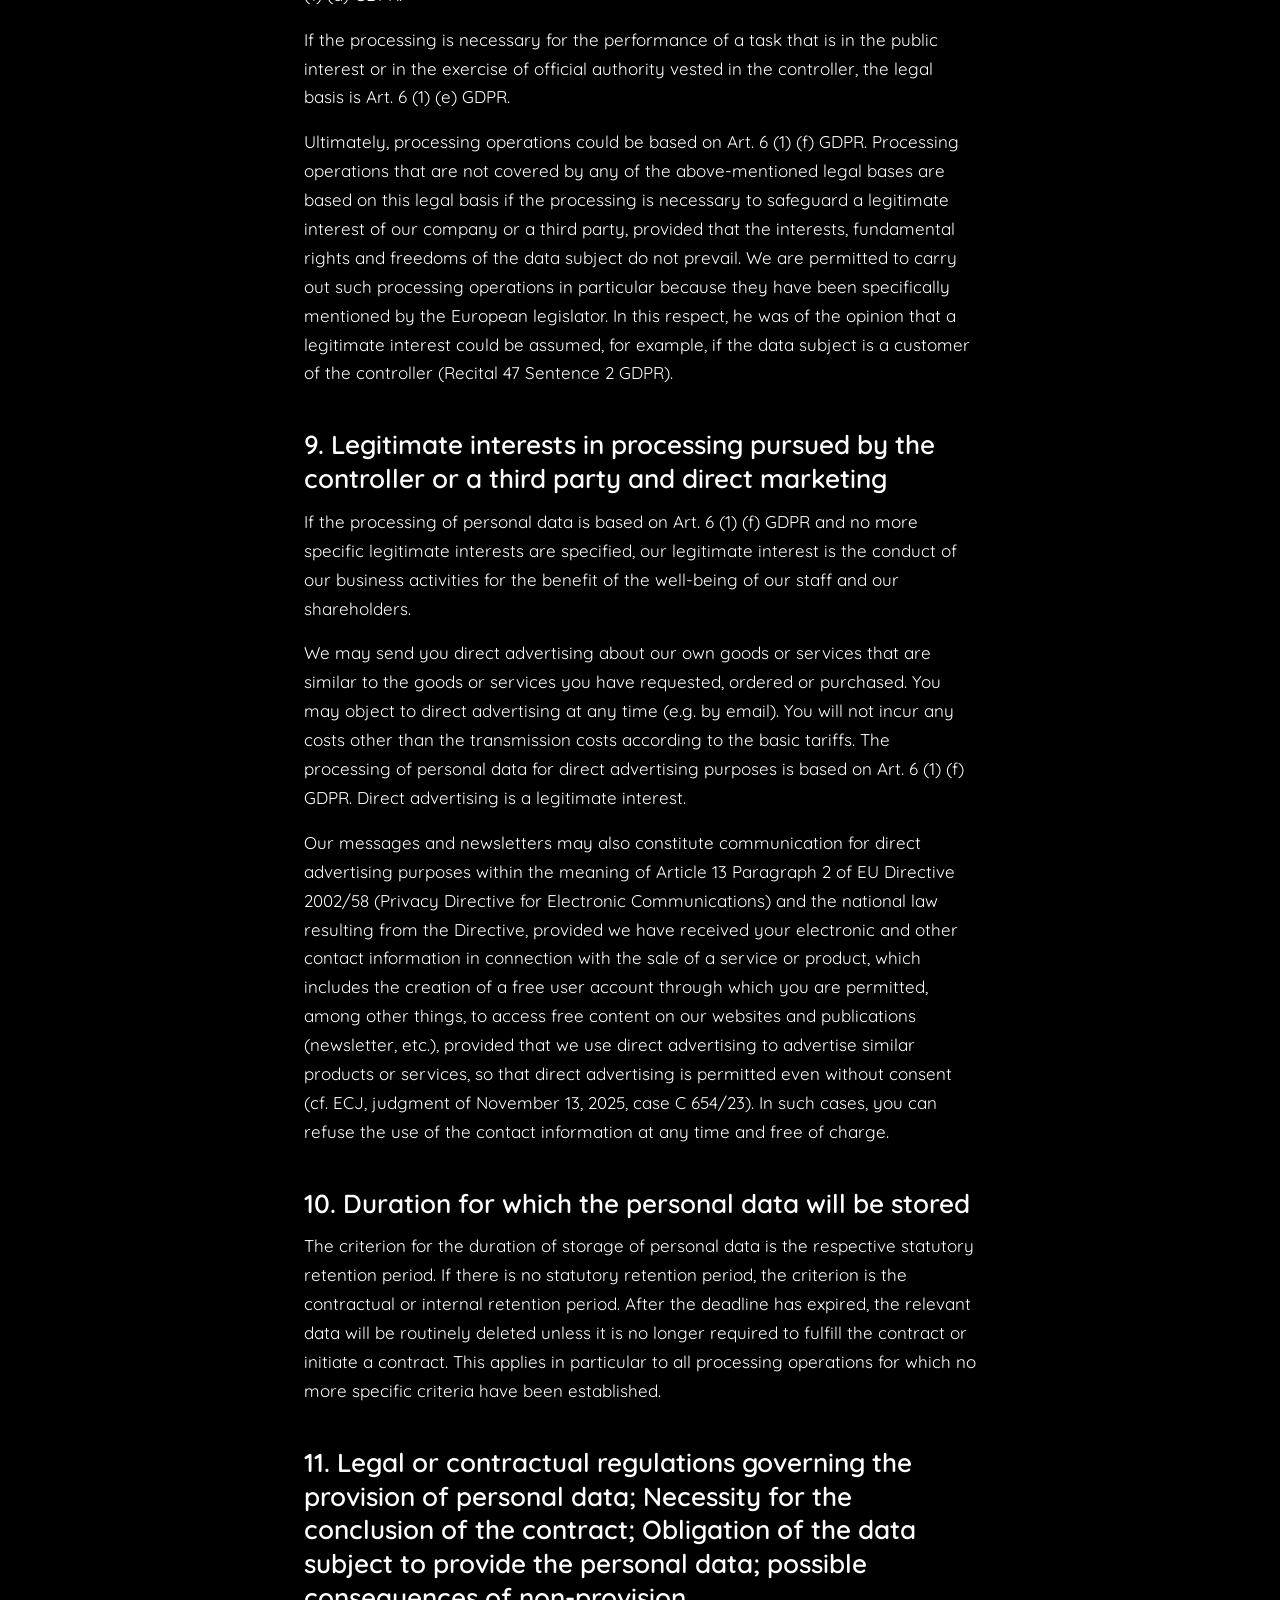
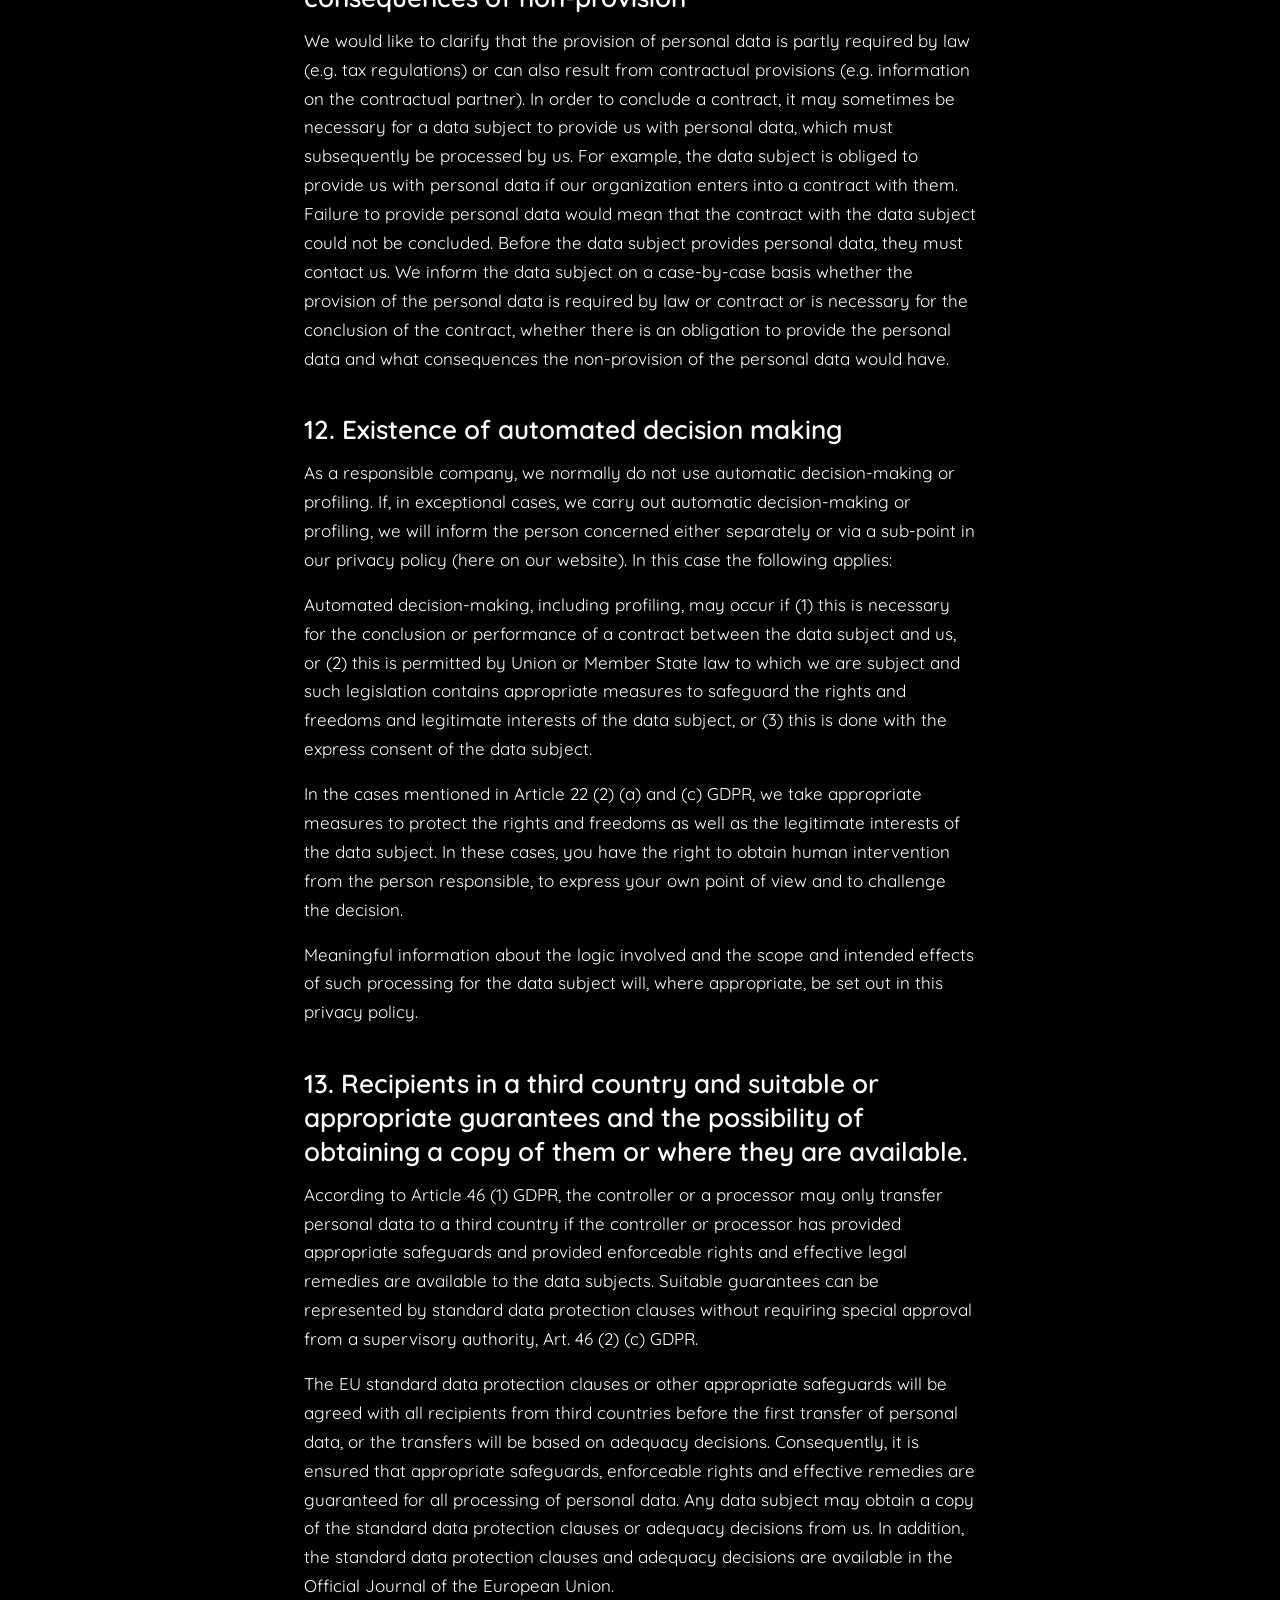
<file: privacy-policy/index.html>
﻿<!DOCTYPE html>
<html lang="en">

<head>
    <meta charset="utf-8">
    <meta name="viewport" content="width=device-width, initial-scale=1">
    <title>Privacy Policy</title>
    <meta name="color-scheme" content="dark">
    <style>
        @font-face {
            font-family: "Quicksand";
            src: url("../assets/Quicksand-VariableFont_wght.ttf") format("truetype");
            font-weight: 300 700;
            font-style: normal;
            font-display: swap;
        }

        :root {
            --bg: #000;
            --fg: #fff;
            --pad: clamp(1.25rem, 5vw, 3rem);
        }

        *,
        *::before,
        *::after {
            box-sizing: border-box;
        }

        html {
            -webkit-text-size-adjust: 100%;
        }

        body {
            margin: 0;
            background: var(--bg);
            color: var(--fg);
            font-family: "Quicksand", system-ui, -apple-system, "Segoe UI", sans-serif;
            font-weight: 400;
            font-size: 1.0625rem;
            line-height: 1.7;
        }

        a {
            color: var(--fg);
        }

        .page-header {
            display: flex;
            align-items: center;
            justify-content: space-between;
            gap: 1.5rem;
            margin-bottom: clamp(2rem, 6vw, 3.5rem);
        }

        a:focus-visible {
            outline: 2px solid var(--fg);
            outline-offset: 4px;
        }

        .logo-link {
            display: inline-block;
            line-height: 0;
        }

        .logo {
            height: 2rem;
            width: auto;
            max-width: 100%;
        }

        .language-switch {
            margin: 0;
        }

        .language-switch a {
            text-decoration: none;
        }

        main {
            max-width: 48rem;
            margin: 0 auto;
            padding: clamp(2rem, 8vw, 5rem) var(--pad) clamp(3rem, 10vw, 6rem);
        }

        h1 {
            margin: 0 0 clamp(2rem, 6vw, 4rem);
            font-size: clamp(2.5rem, 10vw, 5.5rem);
            font-weight: 700;
            line-height: 1.05;
            letter-spacing: -0.02em;
            overflow-wrap: break-word;
        }

        section+section {
            margin-top: 2.5rem;
        }

        h2 {
            margin: 0 0 0.75rem;
            font-size: clamp(1.25rem, 4vw, 1.625rem);
            font-weight: 600;
            line-height: 1.3;
        }

        p {
            margin: 0 0 1rem;
        }

        p:last-child {
            margin-bottom: 0;
        }
    </style>
</head>

<body>
    <main>
        <header class="page-header">
            <a class="logo-link" href="/" aria-label="Home">
                <img class="logo" src="../assets/glidecom_logo_text.svg" alt="Glidecom">
            </a>
            <p class="language-switch"><a href="/de/datenschutzerklärung/" aria-label="Zu Deutsch wechseln">DE</a></p>
        </header>

        <h1>Privacy Policy</h1>
        <section>
        <p>We are very pleased that you are interested in our organization. The protection of your personal data is particularly important to our management. You can use our websites without disclosing any personal data to us. However, if you would like to use more specific services via our websites, other websites, applications and social media pages, we may have to process your personal data. If we want to process data about you and we cannot rely on any other legal basis, we will always ask you first for your consent (e.g. via a cookie banner).</p>
        <p>We always comply with applicable data protection laws when handling your personal data (such as name, address, email or telephone number). With this privacy policy we inform you about which data we process. In this privacy policy you will also find out what rights you have as a data subject.</p>
        <p>We have taken various technical and organizational measures to best protect your data on our websites. Nevertheless, there are always risks on the Internet and complete protection is not possible. You can therefore also provide us with your personal data by other means, for example by telephone, if you prefer.</p>
        <p>This privacy policy serves not only to fulfill the obligations under the GDPR and to comply with the law of the member states of the European Union (EU) and the European Economic Area (EEA). This privacy policy is also intended to ensure compliance with legal regulations such as those from Great Britain (UK-GDPR), Swiss Federal Data Protection Act and Swiss Data Protection Regulation (DSG, DSV), California Consumer Privacy Act (CCPA/CPRA), China's Personal Information Protection Law (PIPL), Delaware Personal Data Privacy Act (DPDPA), Tennessee Information Protection Act (TIPA), Minnesota Consumer Data Privacy Act (MCDPA), Iowa Act Relating to Consumer Data Protection (ICDPA), Maryland Online Data Privacy Act (MODPA), Nebraska Data Privacy Act (NDPA), New Hampshire Consumer Data Privacy Law (SB255), New Jersey Data Privacy Law (SB332), South Carolina Consumer Privacy Bill (House Bill 4696), and other global privacy regulations. The following privacy policy must be interpreted for each country, state or federal state in such a way that the terms and legal bases used correspond to the terms and legal bases used in the respective state or federal state.</p>
        <p>For reasons of better readability, the simultaneous use of the language forms male, female, diverse and other gender identities (m/f/d/other) is not used on our websites, in publications, in communication and in our privacy policy. All formulations used apply equally to all genders.</p>
        <p>If you have suggestions for improvements to the texts in this privacy policy, or if you need an external data protection officer, please contact the author of the texts: <a href="https://www.linkedin.com/in/heikomaniero/">Prof. Dr. h.c. Heiko Jonny Maniero, LL.B., LL.M. mult., M.L.E.</a>.</p>
        </section>
        <section>
        <h2>1. Definitions</h2>
        <p>In our privacy policy we use special terms from various data protection laws. We want our explanation to be easy to understand, so we explain these terms in advance.</p>
        <p>The following definitions may be interpreted or expanded based on the case law of the General Court of the European Union (ECJ), the European Court of Justice (ECJ), the Swiss Federal Court (BGE), the Supreme Court of the United Kingdom (UKSC) or based on national data protection laws or national case law of a state or federal state, including but not limited to California, including judicial law, also under common law, if this is necessary for the application of the law in the individual case.</p>
        <p>We use the following terms, among others, in this privacy policy:</p>
        <p>a) personal data</p>
        <p>Personal data is any information that relates to an identified or identifiable natural person (hereinafter, if applicable, “data subject”). A natural person is considered to be identifiable if he or she can be identified directly or indirectly, in particular by reference to an identifier such as a name, an identification number, location data, an online identifier or to one or more special characteristics that express the physical, physiological, genetic, psychological, economic, cultural or social identity of that natural person, or who must be viewed as such on the basis of national data protection laws or the national jurisprudence of a state or federal state, including judicial law, including under common law.</p>
        <p>b) data subject</p>
        <p>Data subject is any identified or identifiable natural person whose personal data is processed by the controller, a processor, an international organization or another data recipient, and persons who must be regarded as such on the basis of national data protection laws or the national jurisprudence of a state or federal state, including judicial law, including under common law.</p>
        <p>c) Processing</p>
        <p>Processing is any operation or series of operations carried out on personal data, whether or not by automated means, such as collection, recording, organisation, structuring, storage, adaptation or alteration, retrieval, consultation, use, disclosure by transmission, dissemination or any other form of making available, alignment or combination, restriction, erasure or destruction.</p>
        <p>d) Restriction of processing</p>
        <p>Restriction of processing is the marking of stored personal data with the aim of restricting their future processing.</p>
        <p>e) Profiling</p>
        <p>Profiling is any type of automated processing of personal data which consists in using the personal data to evaluate certain personal aspects relating to a natural person, in particular to analyze or predict aspects relating to the natural person's work performance, economic situation, health, personal preferences, interests, reliability, behavior, location or movements.</p>
        <p>f) Pseudonymization</p>
        <p>Pseudonymization is the processing of personal data in such a way that the personal data can no longer be attributed to a specific data subject without the use of additional information, provided that this additional information is kept separately and is subject to technical and organizational measures to ensure that the personal data is not assigned to an identified or identifiable natural person.</p>
        <p>g) Controller</p>
        <p>The controller is the natural or legal person, authority, institution or other body that alone or jointly with others decides on the purposes and means of processing personal data. If the purposes and means of the processing are determined by Union or Member State law, the controller or the specific criteria for its nomination may be provided for by Union or Member State law.</p>
        <p>h) Processor</p>
        <p>Processor is a natural or legal person, authority, institution or other body that processes personal data on behalf of the controller.</p>
        <p>i) Recipient</p>
        <p>The recipient is a natural or legal person, public authority, institution or other body to which personal data is disclosed, regardless of whether it is a third party or not. However, public authorities which may receive personal data in the context of a specific investigation mandate under Union or Member State law shall not be considered as recipients.</p>
        <p>j) Third party</p>
        <p>Third party is a natural or legal person, public authority, agency or other body other than the data subject, the controller, the processor and the persons authorized to process the personal data under the direct responsibility of the controller or the processor.</p>
        <p>k) Consent</p>
        <p>Consent is any voluntary, informed and unambiguous expression of wishes given by the data subject for a specific case, in the form of a statement or other unequivocal confirmatory act, by which the data subject indicates that he or she agrees to the processing of personal data concerning him or her.</p>
        </section>
        <section>
        <h2>2. Name and address of the person responsible</h2>
        <p>The person responsible within the meaning of the General Data Protection Regulation, other data protection laws applicable in the member states of the European Union and the European Economic Area, the British data protection laws, the Swiss data protection laws (DSG, DSV), the Californian data protection laws (CCPA/CPRA), the Chinese data protection law (PIPL), as well as international laws and other provisions of a data protection nature is:</p>
        <p>Finn Redmann</p>
        <p>Franz-Stimming-Weg 15</p>
        <p>10318 Berlin</p>
        <p>Tel.: 01575 9659360</p>
        <p>E-Mail: finndev.contact@gmail.com</p>
        <p>Website: www.glidecom.app</p>
        </section>
        <section>
        <h2>3. Collection of general data and information</h2>
        <p>Our websites collect a series of general data and information each time the website is accessed by a data subject or an automated system. This general data and information is stored in the log files of the respective server. Among other things, the (1) browser types and versions used, (2) the operating system used by the accessing system, (3) the website from which an accessing system accesses our websites (so-called referrers), (4) the sub-websites that are accessed via an accessing system on our websites, (5) the date and time of access to the website, (6) an Internet protocol address (IP address), (7) the Internet service provider of the accessing system and (8) other similar data and information that serves to avert danger in the event of attacks on our information technology systems.</p>
        <p>When using this general data and information, we do not draw any conclusions about the data subject. Rather, this information is needed to (1) deliver the content of our websites correctly, (2) optimize the content of our websites and the advertising for them, (3) ensure the long-term functionality of our information technology systems and the technology of our websites and (4) to provide law enforcement authorities with the information necessary for criminal prosecution in the event of a cyber attack. We therefore evaluate this anonymously collected data and information both statistically and with the aim of increasing data protection and data security in our company in order to ultimately ensure an optimal level of protection for the personal data we process. The data in the server log files is stored separately from all personal data provided by a data subject.</p>
        <p>The purpose of processing is to avert danger and ensure IT security, as well as the purposes mentioned above. The legal basis is Art. 6 (1) (f) GDPR. Our legitimate interest is in particular the protection of our information technology systems. The log files are deleted after the stated purposes have been achieved.</p>
        </section>
        <section>
        <h2>4. Contact option via the website and other data transmissions and your consent</h2>
        <p>Our websites contain information that enables quick electronic contact with our company and direct communication with us, which also includes a general address for so-called electronic mail (e-mail address) and, if necessary, a telephone number. If a data subject contacts us by email, via a contact form, via an input form or otherwise, the personal data transmitted by the data subject will be automatically stored. Such personal data transmitted to us on a voluntary basis by a data subject will be processed for the purposes of processing or contacting the data subject.</p>
        <p>For the transmission, storage and processing of your contact details and inquiries and for contacting you, we obtain your consent in accordance with Art. 6 (1) (a) GDPR and Art. 49 (1) (1) (a) GDPR as follows:</p>
        <p><strong>By submitting your personal data, you voluntarily consent to the processing of your entered or transmitted personal data for the purposes of processing the request and contacting you. By transmitting your data to us, you also voluntarily give your express consent in accordance with Art. 49 (1) (1) (a) GDPR to data transfers to third countries to and through the companies named in this privacy policy and for the purposes mentioned, in particular for such transfers to third countries for which there is or is no EU/EEA adequacy decision, as well as to companies or other bodies that do not comply with an existing adequacy decision on the basis of self-certification or other accession criteria and in which or for which there are significant risks and no appropriate guarantees for the protection of your personal data (e.g. due to Section 702 FISA, Executive Order EO12333 and the CloudAct in the USA). When you gave your voluntary and express consent, you were aware that there may not be an adequate level of data protection in third countries and that your data subject rights may not be enforceable. You can revoke your data protection consent at any time with future effect. The revocation of consent does not affect the lawfulness of the processing carried out based on the consent before its revocation. With a single action (entering and submitting), you grant multiple consents. These include consents under EU/EEA data protection law as well as those under CCPA/CPRA, ePrivacy and telemedia law, and other international legal regulations, which, among other things, are required as a legal basis for planned further processing of your personal data. With your action you also confirm that you have read and taken note of this privacy policy.</strong></p>
        </section>
        <section>
        <h2>5. Routine deletion and restriction of personal data</h2>
        <p>We process and store personal data for the period necessary to achieve the purpose of the processing or if this has been provided for by the European legislator or another legislator in laws or regulations to which we are subject, or as long as there is a legal basis for the processing.</p>
        <p>If the purpose of the processing no longer applies or if a storage period prescribed by the European legislator or another responsible legislator expires, or if the legal basis for the processing no longer applies, the personal data will be routinely restricted or deleted in accordance with legal regulations.</p>
        </section>
        <section>
        <h2>6. Rights of the data subject under the GDPR</h2>
        <p>a) Right to confirmation</p>
        <p>Every data subject has the right to request confirmation from the person responsible as to whether personal data concerning him or her is being processed.</p>
        <p>If a data subject would like to exercise this right, they can contact us at any time.</p>
        <p>b) Right to information</p>
        <p>Every data subject has the right to receive free information from the person responsible at any time about the personal data stored about them and a copy of this data. Furthermore, the European legislator has granted the data subject access to the following information:</p>
        <p>• the processing purposes,</p>
        <p>• the categories of personal data that are processed,</p>
        <p>• the recipients or categories of recipients to whom the personal data have been or will be disclosed, in particular recipients in third countries or international organizations,</p>
        <p>• if possible, the planned period for which the personal data will be stored or, if this is not possible, the criteria for determining that period,</p>
        <p>• the existence of a right to rectification or deletion of personal data concerning you or to restriction of processing by the controller or a right to object to this processing,</p>
        <p>• the existence of a right to lodge a complaint with a supervisory authority,</p>
        <p>• if the personal data is not collected from the data subject: all available information about the origin of the data,</p>
        <p>• the existence of automated decision-making including profiling in accordance with Article 22 (1) and (4) GDPR and - at least in these cases - meaningful information about the logic involved as well as the scope and intended effects of such processing for the data subject.</p>
        <p>The data subject also has the right to information as to whether personal data has been transmitted to a third country or to an international organization. If this is the case, the data subject also has the right to receive information about the appropriate guarantees in connection with the transfer.</p>
        <p>If a data subject would like to exercise this right, they can contact us at any time.</p>
        <p>c) Right to rectification</p>
        <p>Every data subject has the right to request the immediate correction of inaccurate personal data concerning them. Furthermore, the data subject has the right, taking into account the purposes of the processing, to request the completion of incomplete personal data, including by means of a supplementary statement.</p>
        <p>If a data subject would like to exercise this right, they can contact us at any time.</p>
        <p>d) Right to deletion (right to be forgotten)</p>
        <p>Every data subject has the right to request that the person responsible delete the personal data concerning him or her immediately if one of the following reasons applies and if the processing is not necessary:</p>
        <p>• The personal data was collected or otherwise processed for purposes for which it is no longer necessary.</p>
        <p>• The data subject withdraws their consent on which the processing was based in accordance with Article 6 (1) (a) GDPR or Article 9 (2) (a) GDPR and there is no other legal basis for the processing.</p>
        <p>• The data subject objects to the processing in accordance with Art. 21 (1) GDPR and there are no overriding legitimate reasons for the processing, or the data subject objects to the processing in accordance with Art. 21 (2) GDPR.</p>
        <p>• The personal data was processed unlawfully.</p>
        <p>• The deletion of personal data is necessary to comply with a legal obligation under Union or Member State law to which the controller is subject.</p>
        <p>• The personal data was collected in relation to information society services offered in accordance with Art. 8 (1) GDPR.</p>
        <p>If one of the reasons mentioned above applies and a data subject would like to have personal data stored by us deleted, they can contact us at any time.</p>
        <p>If the personal data has been made public by us and our organization as the controller is obliged to delete the personal data in accordance with Art. 17 (1) GDPR, we will take appropriate measures, including technical measures, taking into account the available technology and the implementation costs, to inform other controllers who process the published personal data that the data subject has requested that these other controllers delete all links to this personal data or copies or replications of this personal data, unless processing is necessary.</p>
        <p>e) Right to restriction of processing</p>
        <p>Every data subject has the right to request that the controller restrict processing if one of the following conditions is met:</p>
        <p>• The accuracy of the personal data is contested by the data subject for a period enabling the controller to verify the accuracy of the personal data.</p>
        <p>• The processing is unlawful, the data subject refuses the deletion of the personal data and instead requests the restriction of the use of the personal data.</p>
        <p>• The controller no longer needs the personal data for the purposes of processing, but the data subject needs them to assert, exercise or defend legal claims.</p>
        <p>• The data subject has lodged an objection to the processing in accordance with Article 21 (1) GDPR and it is not yet clear whether the legitimate reasons of the controller outweigh those of the data subject.</p>
        <p>If one of the above conditions is met and a data subject would like to request the restriction of personal data stored by us, they can contact us at any time.</p>
        <p>f) Right to data portability</p>
        <p>Every data subject has the right to receive the personal data concerning him or her, which the data subject has provided to a person responsible, in a structured, common and machine-readable format. You also have the right to transmit this data to another controller without hindrance from the controller to whom the personal data were provided, provided that the processing is based on consent in accordance with Article 6 (1) (a) GDPR or Article 9 (2) (a) GDPR or on a contract in accordance with Article 6 (1) (b) GDPR and the processing is carried out using automated procedures, provided that the processing is not necessary for the performance of a task carried out in the public interest or in the exercise of official authority which was transferred to the person responsible.</p>
        <p>Furthermore, when exercising his or her right to data portability in accordance with Article 20 (1) of the GDPR, the data subject has the right to have the personal data transmitted directly from one person responsible to another person responsible, to the extent that this is technically feasible and provided that this does not adversely affect the rights and freedoms of other persons.</p>
        <p>If a data subject would like to exercise this right, they can contact us at any time.</p>
        <p>g) Right to object</p>
        <p>Every data subject has the right, for reasons arising from their particular situation, to object at any time to the processing of personal data concerning them, which is carried out on the basis of Art. 6 (1) (e) or (f) GDPR. This also applies to profiling based on these provisions.</p>
        <p>In the event of an objection, we will no longer process the personal data unless we can demonstrate compelling legitimate reasons for the processing that outweigh the interests, rights and freedoms of the data subject, or the processing serves to assert, exercise or defend legal claims.</p>
        <p>If we process personal data in order to conduct direct advertising, the data subject has the right to object at any time to the processing of personal data for the purpose of such advertising. This also applies to profiling insofar as it is connected to such direct advertising. If the data subject objects to us processing it for direct advertising purposes, we will no longer process the personal data for these purposes.</p>
        <p>In addition, the data subject has the right, for reasons arising from his or her particular situation, to object to the processing of personal data concerning him or her that is carried out by us for scientific or historical research purposes or for statistical purposes in accordance with Art. 89 (1) GDPR, unless such processing is necessary to fulfill a task in the public interest.</p>
        <p>If a data subject would like to exercise this right, they can contact us at any time. The data subject is also free, in connection with the use of information society services, notwithstanding Directive 2002/58/EC, to exercise his or her right to object by means of automated procedures using technical specifications.</p>
        <p>h) Automated decisions in individual cases including profiling</p>
        <p>Each data subject has the right not to be subject to a decision based solely on automated processing, including profiling, which produces legal effects concerning him or her or similarly significantly affects him or her, provided that the decision (1) is not necessary for the conclusion or performance of a contract between the data subject and the controller, or (2) is permitted by Union or Member State law to which the controller is subject and that legislation takes appropriate measures to safeguard the rights and freedoms and legitimate interests of the data subject person or (3) takes place with the express consent of the person concerned.</p>
        <p>If the decision (1) is necessary for entering into or the performance of a contract between the data subject and a data controller or (2) it is based on the data subject's explicit consent, we shall take appropriate measures to safeguard the data subject's rights and freedoms and legitimate interests, at least the right to obtain human intervention on the part of the controller, to express his or her point of view and contest the decision.</p>
        <p>If a data subject would like to exercise this right, they can contact us at any time.</p>
        <p>i) Right to revoke consent under data protection law</p>
        <p>Every data subject has the right to withdraw consent to the processing of personal data at any time.</p>
        <p>If a data subject would like to exercise this right, they can contact us at any time.</p>
        </section>
        <section>
        <h2>7. General purpose of processing, categories of data processed and categories of recipients</h2>
        <p>The general purpose of the processing of personal data is the processing of all processes that concern the person responsible, customers, interested parties, business partners or other contractual or pre-contractual relationships between the above-mentioned groups (in the broadest sense) or legal obligations of the person responsible. This general purpose applies if no more specific purposes for specific processing are specified.</p>
        <p>The categories of personal data that we process are customer data, interested party data, employee data (including applicant data) and supplier data. The categories of recipients of personal data are public bodies, external bodies, internal processing, intra-group processing and other bodies.</p>
        <p>A list of our processors and data recipients in third countries and, if applicable, international organizations is either published on our website or can be requested from us free of charge.</p>
        </section>
        <section>
        <h2>8. Legal basis for processing</h2>
        <p>Art. 6 (1) (a) GDPR serves as the legal basis for processing operations in which we obtain consent for a specific processing purpose. If the processing of personal data is necessary to fulfill a contract to which the data subject is a party, as is the case, for example, with processing operations that are necessary for the delivery of goods or the provision of other services or consideration, the processing is based on Art. 6 (1) (b) GDPR. The same applies to processing operations that are necessary to carry out pre-contractual measures, for example in cases of inquiries about our products or services. If we are subject to a legal obligation that requires the processing of personal data, such as to fulfill tax obligations, the processing is based on Art. 6 (1) (c) GDPR.</p>
        <p>In rare cases, the processing of personal data may be necessary to protect the vital interests of the data subject or another natural person. This would be the case, for example, if a visitor were injured in our company and his name, age, health insurance details or other vital information would then have to be passed on to a doctor, hospital or other third party. Then the processing would be based on Art. 6 (1) (d) GDPR.</p>
        <p>If the processing is necessary for the performance of a task that is in the public interest or in the exercise of official authority vested in the controller, the legal basis is Art. 6 (1) (e) GDPR.</p>
        <p>Ultimately, processing operations could be based on Art. 6 (1) (f) GDPR. Processing operations that are not covered by any of the above-mentioned legal bases are based on this legal basis if the processing is necessary to safeguard a legitimate interest of our company or a third party, provided that the interests, fundamental rights and freedoms of the data subject do not prevail. We are permitted to carry out such processing operations in particular because they have been specifically mentioned by the European legislator. In this respect, he was of the opinion that a legitimate interest could be assumed, for example, if the data subject is a customer of the controller (Recital 47 Sentence 2 GDPR).</p>
        </section>
        <section>
        <h2>9. Legitimate interests in processing pursued by the controller or a third party and direct marketing</h2>
        <p>If the processing of personal data is based on Art. 6 (1) (f) GDPR and no more specific legitimate interests are specified, our legitimate interest is the conduct of our business activities for the benefit of the well-being of our staff and our shareholders.</p>
        <p>We may send you direct advertising about our own goods or services that are similar to the goods or services you have requested, ordered or purchased. You may object to direct advertising at any time (e.g. by email). You will not incur any costs other than the transmission costs according to the basic tariffs. The processing of personal data for direct advertising purposes is based on Art. 6 (1) (f) GDPR. Direct advertising is a legitimate interest.</p>
        <p>Our messages and newsletters may also constitute communication for direct advertising purposes within the meaning of Article 13 Paragraph 2 of EU Directive 2002/58 (Privacy Directive for Electronic Communications) and the national law resulting from the Directive, provided we have received your electronic and other contact information in connection with the sale of a service or product, which includes the creation of a free user account through which you are permitted, among other things, to access free content on our websites and publications (newsletter, etc.), provided that we use direct advertising to advertise similar products or services, so that direct advertising is permitted even without consent (cf. ECJ, judgment of November 13, 2025, case C 654/23). In such cases, you can refuse the use of the contact information at any time and free of charge.</p>
        </section>
        <section>
        <h2>10. Duration for which the personal data will be stored</h2>
        <p>The criterion for the duration of storage of personal data is the respective statutory retention period. If there is no statutory retention period, the criterion is the contractual or internal retention period. After the deadline has expired, the relevant data will be routinely deleted unless it is no longer required to fulfill the contract or initiate a contract. This applies in particular to all processing operations for which no more specific criteria have been established.</p>
        </section>
        <section>
        <h2>11. Legal or contractual regulations governing the provision of personal data; Necessity for the conclusion of the contract; Obligation of the data subject to provide the personal data; possible consequences of non-provision</h2>
        <p>We would like to clarify that the provision of personal data is partly required by law (e.g. tax regulations) or can also result from contractual provisions (e.g. information on the contractual partner). In order to conclude a contract, it may sometimes be necessary for a data subject to provide us with personal data, which must subsequently be processed by us. For example, the data subject is obliged to provide us with personal data if our organization enters into a contract with them. Failure to provide personal data would mean that the contract with the data subject could not be concluded. Before the data subject provides personal data, they must contact us. We inform the data subject on a case-by-case basis whether the provision of the personal data is required by law or contract or is necessary for the conclusion of the contract, whether there is an obligation to provide the personal data and what consequences the non-provision of the personal data would have.</p>
        </section>
        <section>
        <h2>12. Existence of automated decision making</h2>
        <p>As a responsible company, we normally do not use automatic decision-making or profiling. If, in exceptional cases, we carry out automatic decision-making or profiling, we will inform the person concerned either separately or via a sub-point in our privacy policy (here on our website). In this case the following applies:</p>
        <p>Automated decision-making, including profiling, may occur if (1) this is necessary for the conclusion or performance of a contract between the data subject and us, or (2) this is permitted by Union or Member State law to which we are subject and such legislation contains appropriate measures to safeguard the rights and freedoms and legitimate interests of the data subject, or (3) this is done with the express consent of the data subject.</p>
        <p>In the cases mentioned in Article 22 (2) (a) and (c) GDPR, we take appropriate measures to protect the rights and freedoms as well as the legitimate interests of the data subject. In these cases, you have the right to obtain human intervention from the person responsible, to express your own point of view and to challenge the decision.</p>
        <p>Meaningful information about the logic involved and the scope and intended effects of such processing for the data subject will, where appropriate, be set out in this privacy policy.</p>
        </section>
        <section>
        <h2>13. Recipients in a third country and suitable or appropriate guarantees and the possibility of obtaining a copy of them or where they are available.</h2>
        <p>According to Article 46 (1) GDPR, the controller or a processor may only transfer personal data to a third country if the controller or processor has provided appropriate safeguards and provided enforceable rights and effective legal remedies are available to the data subjects. Suitable guarantees can be represented by standard data protection clauses without requiring special approval from a supervisory authority, Art. 46 (2) (c) GDPR.</p>
        <p>The EU standard data protection clauses or other appropriate safeguards will be agreed with all recipients from third countries before the first transfer of personal data, or the transfers will be based on adequacy decisions. Consequently, it is ensured that appropriate safeguards, enforceable rights and effective remedies are guaranteed for all processing of personal data. Any data subject may obtain a copy of the standard data protection clauses or adequacy decisions from us. In addition, the standard data protection clauses and adequacy decisions are available in the Official Journal of the European Union.</p>
        <p>Art. 45 (3) GDPR authorizes the European Commission to decide, by means of an implementing act, that a non-EU state guarantees an adequate level of protection. This means a level of protection for personal data that is essentially equivalent to the level of protection within the EU. Adequacy decisions mean that personal data can flow from the EU (as well as Norway, Liechtenstein and Iceland) to a third country without further obstacles. Similar regulations apply to the United Kingdom, Switzerland and some other countries.</p>
        <p>In all cases in which the European Commission, or a government or competent authority of another country, has decided that a third country ensures an adequate level of protection and/or a valid framework exists (e.g. EU-U.S. Data Privacy Framework, Swiss-U.S. Data Privacy Framework, UK Extension to the EU-U.S. Data Privacy Framework), all transfers from us to the members of such frameworks (e.g. self-certified institutions) are based exclusively on the membership of that institution in the respective framework or on the respective adequacy decisions. If we or any of our group companies are a member of such a framework, any submissions to us or our group company will be based solely on that company's membership in that framework. If we or one of our group companies are based in a third country with an adequate level of protection, all transfers to us or our group company will be based solely on the relevant adequacy decisions.</p>
        <p>Any data subject may obtain a copy of the Frameworks from us. In addition, the frameworks are also available in the Official Journal of the European Union or in published legal materials or on the websites of data protection supervisory authorities or other authorities or institutions.</p>
        </section>
        <section>
        <h2>14. Right to complain to a data protection supervisory authority</h2>
        <p>As the person responsible, we are obliged to inform the person concerned that they have the right to lodge a complaint with a supervisory authority. The right to lodge a complaint is regulated in Art. 77 (1) GDPR. This provision provides that, without prejudice to any other administrative or judicial remedy, any data subject has the right to lodge a complaint with a supervisory authority, in particular in the Member State of his or her residence, place of work or the place of the alleged infringement, if the data subject considers that the processing of personal data concerning him or her infringes the General Data Protection Regulation. The right to lodge a complaint has been limited by the Union legislature to the extent that it can only be exercised against a single supervisory authority (Recital 141 Sentence 1 GDPR). This regulation is intended to avoid double complaints in the same matter from the same person concerned. If a data subject wishes to complain about us, we ask that only one supervisory authority be contacted.</p>
        </section>
        <section>
        <h2>15. Registration or filling out input masks on our website and your consent</h2>
        <p>You have the option of registering on our websites by providing personal data and/or filling out input masks. Which personal data is transmitted to us depends on the respective input mask used for registration or input. The personal data you enter will be processed exclusively for internal use by us and for our own purposes. However, we may pass on your personal data to one or more processors, for example parcel service providers, who also use your personal data exclusively for purposes that are attributable to us as the controller. A transfer can also take place if you have commissioned the transfer from us; the legal basis is then Art. 6 (1) (b) GDPR.</p>
        <p>By registering or entering information on our website, the IP address assigned by your Internet service provider (ISP), the date and time of registration or entry can also be saved. This data is stored against the background that this is the only way to prevent misuse of our services and, if necessary, this data makes it possible to investigate crimes that have been committed. In this respect, the storage of this data is necessary for our security. The purpose of this processing is to avert danger and detect abuse and investigate criminal offenses, as well as the purposes mentioned above. The legal basis is Art. 6 (1) (f) GDPR. Our legitimate interest is, in particular, the protection of our information technology systems and the investigation of crimes. In principle, this data will not be passed on to third parties unless there is a legal obligation to pass it on or the transfer serves the purpose of criminal prosecution.</p>
        <p>The registration, entry and transmission of your personal data also helps us to offer you content or services that, due to the nature of the matter, can only be offered to people who are registered or known to us. You are free to change the personal data provided during registration at any time or have it completely deleted from our database. The purposes of processing are the receipt of data by us and the use of your data for further processing, to communicate with you and to display or implement the registration or input purposes. The legal basis is your consent in accordance with Art. 6 (1) (a) GDPR and/or Art. 49 (1) (1) (a) GDPR.</p>
        <p><strong>By entering and transmitting your data, you voluntarily consent to the processing of the personal data you have entered. By entering your data and transmitting it to us, you also voluntarily give your express consent in accordance with Art. 49 (1) (1) (a) GDPR to data transfers to third countries to and through the companies named in this privacy policy and for the purposes mentioned, in particular for such transfers to third countries for which there is or is no EU/EEA adequacy decision, as well as to companies or other bodies that do not comply with an existing adequacy decision on the basis of self-certification or others membership criteria and in which or for which there are significant risks and no appropriate safeguards for the protection of your personal data (e.g. due to Section 702 FISA, Executive Order EO12333 and the CloudAct in the USA). When you gave your voluntary and express consent, you were aware that there may not be an adequate level of data protection in third countries and that your data subject rights may not be enforceable. You can revoke your data protection consent at any time with future effect. The revocation of consent does not affect the lawfulness of the processing carried out based on the consent before its revocation. With a single action (entering and submitting), you grant multiple consents. These include consents under EU/EEA data protection law as well as those under CCPA/CPRA, ePrivacy and telemedia law, and other international legal regulations, which, among other things, are required as a legal basis for planned further processing of your personal data. With your action you also confirm that you have read and taken note of this privacy policy.</strong></p>
        <p>Upon request, we will provide each data subject with information at any time about what personal data is stored about the data subject. We also correct or delete personal data at the request or notification of the data subject, provided that there are no legal retention obligations or other reasons justifying processing. All of our employees will be happy to assist you in this context.</p>
        </section>
        <section>
        <h2>16. Data protection regulations on the application and use of Google APIs</h2>
        <p>We use Google APIs to integrate functions such as geospatial data, calendar integration, cloud storage or database access into our applications and services. These programming interfaces allow us to access user data, device information and system-relevant services and thus, for example, synchronize appointments, visualize locations or access cloud content. As part of this processing, personal data may be processed - especially when users link Google accounts or data requests are triggered. Among other things, name, email address, calendar data or document information, location data, IP address, device type, browser information, times of use, API requests and associated metadata are processed.</p>
        <p>Processing is carried out automatically via Google’s cloud infrastructure. When making API calls, our application sends requests to Google servers that return or update user information. Google processes this data to verify access rights, provide content and enable functions such as synchronization or analysis.</p>
        <p>The operating company of the service and thus the recipient of the personal data is: Google LLC, 1600 Amphitheater Parkway, Mountain View, CA 94043, USA. For data subjects in the EU and the EEA, Google Ireland Limited, Gordon House, Barrow Street, Dublin 4, Ireland, acts as the contact person and representative within the meaning of Article 27 GDPR. The representative under national law in Great Britain is: Google UK Limited, Belgrave House, 76 Buckingham Palace Road, London SW1W 9TQ, United Kingdom. The representative in accordance with Article 14 of the Federal Data Protection Act (DSG) in Switzerland is: Google Switzerland GmbH, Brandschenkestrasse 110, 8002 Zurich, Switzerland.</p>
        <p>Purposes for which the personal data is to be processed and the legal basis for the processing: The purpose of the processing is the use of Google APIs. The processing is based on Art. 6 (1) (f) GDPR, whereby the legitimate interest lies in the efficient implementation of processes using APIs.</p>
        <p>The operating company of the service is based in a third country, namely the USA. Transfers to third countries may be based on the conclusion of standard contractual clauses or on other suitable or appropriate guarantees mentioned in Art. 46 (2) GDPR. The operating company of the service may be a certified member of one or more of the data privacy frameworks. For more information, see https://www.dataprivacyframework.gov/list. You can request a copy of the suitable or appropriate guarantees from us.</p>
        <p>The criteria for determining the period for which the personal data will be processed are the contractual relationship between us and the company operating the service or legal or contractual retention periods. The provision of personal data is neither required by law or contract nor is it necessary for the conclusion of a contract. You are under no obligation to provide us or the service operating company with any personal information. However, if you do not provide them, you may not be able to use our services or those of the service operating company.</p>
        <p>Further information and the applicable data protection regulations can be found at https://support.google.com.</p>
        </section>
        <section>
        <h2>17. Data protection regulations on the application and use of Microsoft login / sign-in</h2>
        <p>We use the Microsoft Login / Sign-In service to enable users to securely authenticate when using our web-based applications and systems. This service is part of the Microsoft Entra Identity Platform (formerly Azure Active Directory) and allows users to sign in to our applications with a Microsoft account or an Azure AD account. Personal data is processed to enable access to authorized areas, manage user accounts and verify the identity of the respective person. The data processed includes, but is not limited to, names, email addresses, user IDs, IP addresses, device types, browser used, language settings, timestamps, location data, authentication information as well as login logs and usage logs.</p>
        <p>As part of authentication, Microsoft also processes security-relevant information such as multi-factor authentication data, tokens, session cookies and access rights. This data is used to protect against unauthorized access and to securely manage user identities. Processing takes place both automatically via Microsoft's cloud infrastructure and via configurable interfaces that are integrated into our applications. In addition, Microsoft may collect usage statistics to improve the performance, security and reliability of the Service. The data is processed in data centers that can be located both inside and outside the European Economic Area.</p>
        <p>The operating company of the service and thus the recipient of the personal data is: Microsoft Corporation, One Microsoft Way, Redmond, WA 98052-6399, USA. For data subjects in the EU and the EEA, Microsoft Ireland Operations Limited, One Microsoft Place, South County Business Park, Leopardstown, Dublin 18, D18 P521, Ireland, acts as the contact person and representative within the meaning of Article 27 GDPR. The representative under national law in Great Britain is: Microsoft Limited, Microsoft Campus, Thames Valley Park, Reading, RG6 1WG, Great Britain. The representative in accordance with Article 14 of the Federal Data Protection Act (DSG) in Switzerland is: Microsoft Schweiz GmbH, Seestraße 356, 8038 Zurich, Switzerland.</p>
        <p>Purposes for which the personal data is to be processed and the legal basis for the processing: The processing serves the authentication of users, access control to protected system areas, the management of user rights and the security of the IT infrastructure. The processing is carried out on the basis of Art. 6 (1) (b) GDPR, i.e. to fulfill a contract to which the data subject is a party, as well as Art. 6 (1) (f) GDPR. The legitimate interest lies in the secure and reliable management of user identities, the prevention of unauthorized access, compliance with internal security standards and integration into existing Microsoft services and platforms.</p>
        <p>The operating company of the service is based in a third country, namely the USA. Transfers to third countries may be based on the conclusion of standard contractual clauses or on other suitable or appropriate guarantees mentioned in Art. 46 (2) GDPR. The operating company of the service may be a certified member of one or more of the data privacy frameworks. For more information, see https://www.dataprivacyframework.gov/list. You can request a copy of the suitable or appropriate guarantees from us.</p>
        <p>The criteria for determining the period for which the personal data will be processed are the contractual relationship between us and the company operating the service or legal or contractual retention periods. The provision of personal data is not required by law or contract nor is it necessary for the conclusion of a contract. You are under no obligation to provide us or the service operating company with any personal information. However, if you do not provide them, you may not be able to use our services or those of the service operating company.</p>
        <p>Further information and Microsoft's applicable data protection regulations can be found at https://privacy.microsoft.com/.</p>
        </section>
        <section>
        <h2>18. Data protection provisions on the application and use of GitHub Pages</h2>
        <p>We use GitHub Pages to host static content from our website, documentation, and blogs directly in our GitHub repositories. The service allows you to easily deploy and update HTML, CSS and JavaScript files without having to run your own servers. In the course of use, personal data may be processed - in particular technical access data when accessing websites. Among other things, IP address, browser type, operating system, device data, requested files, timestamp, referrer information and language settings are processed.</p>
        <p>Processing is carried out automatically via GitHub’s cloud infrastructure. As soon as a user accesses our site, GitHub Pages delivers the content and logs system-related metadata to analyze availability, detect errors and optimize delivery.</p>
        <p>The operating company of the service and thus the recipient of the personal data is: GitHub, Inc., 88 Colin P. Kelly Jr. Street, San Francisco, CA 94107, USA. For data subjects in the EU and the EEA, GitHub B.V., Prins Bernhardplein 200, 1097 JB Amsterdam, Netherlands, acts as the contact person and representative within the meaning of Art. 27 GDPR.</p>
        <p>Purposes for which the personal data is to be processed and the legal basis for the processing: The purpose of the processing is the publication of websites, documentation and blogs. The processing is based on Art. 6 (1) (f) GDPR, whereby the legitimate interest lies in economic efficiency and increasing reach via GitHub.</p>
        <p>The operating company of the service is based in a third country, namely the USA. Transfers to third countries may be based on the conclusion of standard contractual clauses or on other suitable or appropriate guarantees mentioned in Art. 46 (2) GDPR. The operating company of the service may be a certified member of one or more of the data privacy frameworks. For more information, see https://www.dataprivacyframework.gov/list. You can request a copy of the suitable or appropriate guarantees from us.</p>
        <p>The criteria for determining the duration for which the personal data will be processed are the contractual relationship with GitHub or legal or contractual retention periods. The provision of personal data is neither required by law nor contractually or necessary for the conclusion of a contract. You are not obliged to provide us or the operating company with personal data. However, if they are not provided, our services or those of the operating company may not be able to be used.</p>
        <p>Further information and the applicable data protection regulations can be found at https://pages.github.com/.</p>
        </section>
        <section>
        <h2>19. Data protection provisions regarding the application and use of Wix</h2>
        <p>Wix is ​​a cloud-based development platform. Wix allows anyone to create their own professional online presence, including websites, online stores, portfolios, and more, without requiring any coding skills. The platform offers easy-to-use drag-and-drop tools, design templates, and a variety of apps and services to extend the functionality of the websites created.</p>
        <p>When using Wix services, personal data such as names, email addresses, payment information, address and contact details, as well as information on website usage and interaction are processed. This data is necessary to provide the Services, manage user accounts, provide support, process transactions and provide personalized experiences.</p>
        <p>The operating company of the service and thus the recipient of the personal data is: Wix.com Ltd., Nemal St. 40, 6350671 Tel Aviv, Israel. For data subjects in the EU and the EEA, Wix Online Platforms Limited, 1 Grant’s Row, Dublin 2, D02HX96, Ireland, acts as the contact person and representative within the meaning of Art. 27 GDPR. The representative under national law in Great Britain is: Wix.Com (UK) Limited, Tower Bridge House, St Katharine’s Way, London E1W 1DD, United Kingdom.</p>
        <p>Purposes for which the personal data is to be processed and the legal basis for the processing: The purpose of the data processing is the use of the website creation services. The processing is based on the performance of a contract in accordance with Art. 6 (1) (b) GDPR, to which the data subject is a party, as well as legitimate interests in accordance with Art. 6 (1) (f) GDPR, such as the use of an efficient platform, improving the user experience and the use of effective customer support.</p>
        <p>The operating company of the service and thus the recipient of the personal data is based in a country that has been recognized by the European Commission as a country with an adequate level of data protection. Therefore, no additional guarantees are required for data transmission.</p>
        <p>The criteria for determining the period for which the personal data will be processed are the contractual relationship between us and the company operating the service or legal or contractual retention periods. The provision of personal data is neither required by law or contract nor is it necessary for the conclusion of a contract. You are under no obligation to provide us or the service operating company with any personal information. However, if you do not provide them, you may not be able to use our services or those of the service operating company.</p>
        <p>Further information and Wix's applicable privacy policy can be found at https://www.wix.com.</p>
        </section>
        <section>
        <h2>20. Data protection provisions on the application and use of Apple Pay</h2>
        <p>Apple Pay is a payment service from Apple Inc. that allows users to make payments securely and conveniently using their Apple devices such as iPhone, Apple Watch, iPad and Mac. By using Apple Pay, users can pay in stores, apps and websites without having to use physical payment cards or cash. When setting up and using Apple Pay, personal data such as credit or debit card numbers, transaction data, device information and location data are processed. This information is used to authorize transactions, prevent fraud and improve the user experience.</p>
        <p>The operating company of the service and thus the recipient of the personal data is: Apple, Inc., One Apple Park Way, Cupertino, CA 95014, USA. For data subjects in the EU and the EEA, Apple Distribution International Ltd., Hollyhill Industrial Estate, Hollyhill, Cork, Ireland, acts as the contact person and representative within the meaning of Art. 27 GDPR. The representative in accordance with Article 14 of the Federal Data Protection Act (DSG) in Switzerland is: Apple Switzerland AG, Löwenstrasse 29, 8001 Zurich, Switzerland.</p>
        <p>Purposes for which the personal data will be processed and the legal basis for the processing: The purpose of using Apple Pay is to use a secure and convenient payment service. The processing is based on Art. 6 (1) (b) GDPR as it is necessary for the performance of a contract to which the data subject is a party. In addition, processing may be based on Art. 6 (1) (f) GDPR if it concerns improving security and fraud prevention, our use of the solution or the acceptance of the Apple Pay payment method.</p>
        <p>The operating company of the service is based in a third country, namely the USA. Transfers to third countries may be based on the conclusion of standard contractual clauses or on other suitable or appropriate guarantees mentioned in Art. 46 (2) GDPR. Apple may be a certified member of one or more of the Data Privacy Frameworks. For more information, see https://www.dataprivacyframework.gov/list. You can request a copy of the suitable or appropriate guarantees from us.</p>
        <p>The criteria for determining the duration for which the personal data will be processed are the legal or contractual retention periods. The provision of personal data is required by law or contract or is necessary for the conclusion of a contract. You are not obliged to provide us with personal data for this processing. However, if they are not provided, you will not be able to use our services.</p>
        <p>Further information and the applicable data protection regulations of Apple Pay can be found at https://www.apple.com.</p>
        </section>
        <section>
        <h2>21. Data protection regulations on the application and use of Google Pay</h2>
        <p>Google Pay is a digital payment service from Google LLC that allows users to make payments securely and conveniently via their mobile devices or the Internet. Google Pay supports contactless payments in stores, online purchases and money transfers between users. It integrates various payment methods such as credit cards, debit cards and bank accounts to provide a seamless payment experience. Additionally, Google Pay offers features such as storing loyalty cards, gift cards and airline tickets.</p>
        <p>When using Google Pay, personal data such as names, addresses, email addresses, telephone numbers, payment information, transaction data and device information are processed. This information is necessary to provide the payment services, ensure the security of transactions, prevent fraud and create personalized offers.</p>
        <p>The operating company of the service and thus the recipient of the personal data is: Google LLC, 1600 Amphitheater Parkway, Mountain View, CA 94043, USA. For data subjects in the EU and the EEA, Google Ireland Limited, Gordon House, Barrow Street, Dublin 4, Ireland, acts as the contact person and representative within the meaning of Article 27 GDPR. The representative under national law in Great Britain is: Google UK Limited, Belgrave House, 76 Buckingham Palace Road, London SW1W 9TQ, United Kingdom. The representative in accordance with Article 14 of the Federal Data Protection Act (DSG) in Switzerland is: Google Switzerland GmbH, Brandschenkestrasse 110, 8002 Zurich, Switzerland.</p>
        <p>Purposes for which the personal data are to be processed and the legal basis for the processing: The purpose of the processing is to use and optimize the payment service. The processing is based on Art. 6 (1) (b) GDPR for the performance of a contract to which the data subject is a party and on Art. 6 (1) (f) GDPR, where the legitimate interest lies in the provision and use of a secure, efficient and user-friendly payment system.</p>
        <p>The operating company of the service is based in a third country, namely the USA. Transfers to third countries may be based on the conclusion of standard contractual clauses or on other suitable or appropriate guarantees mentioned in Art. 46 (2) GDPR. The operating company of the service may be a certified member of one or more of the data privacy frameworks. For more information, see https://www.dataprivacyframework.gov/list. You can request a copy of the suitable or appropriate guarantees from us.</p>
        <p>The criteria for determining the duration for which the personal data will be processed are the legal or contractual retention periods. The provision of personal data is required by law or contract or is necessary for the conclusion of a contract. You are not obliged to provide us with personal data for this processing. However, if they are not provided, you will not be able to use our services.</p>
        <p>Further information and the applicable data protection regulations of Google Pay can be viewed at https://policies.google.com/privacy.</p>
        <p>The above privacy policy was created with the support of a generator developed by <a href="https://www.wbs.legal/">Specialized Internet Lawyers</a>, <a href="https://dg-datenschutz.de/">Certified Data Protection Coordinators</a> and the <a href="https://cert-authority.com/">ISO 42001 Certification Authority</a>.</p>
        </section>
    </main>
</body>

</html>
</file>
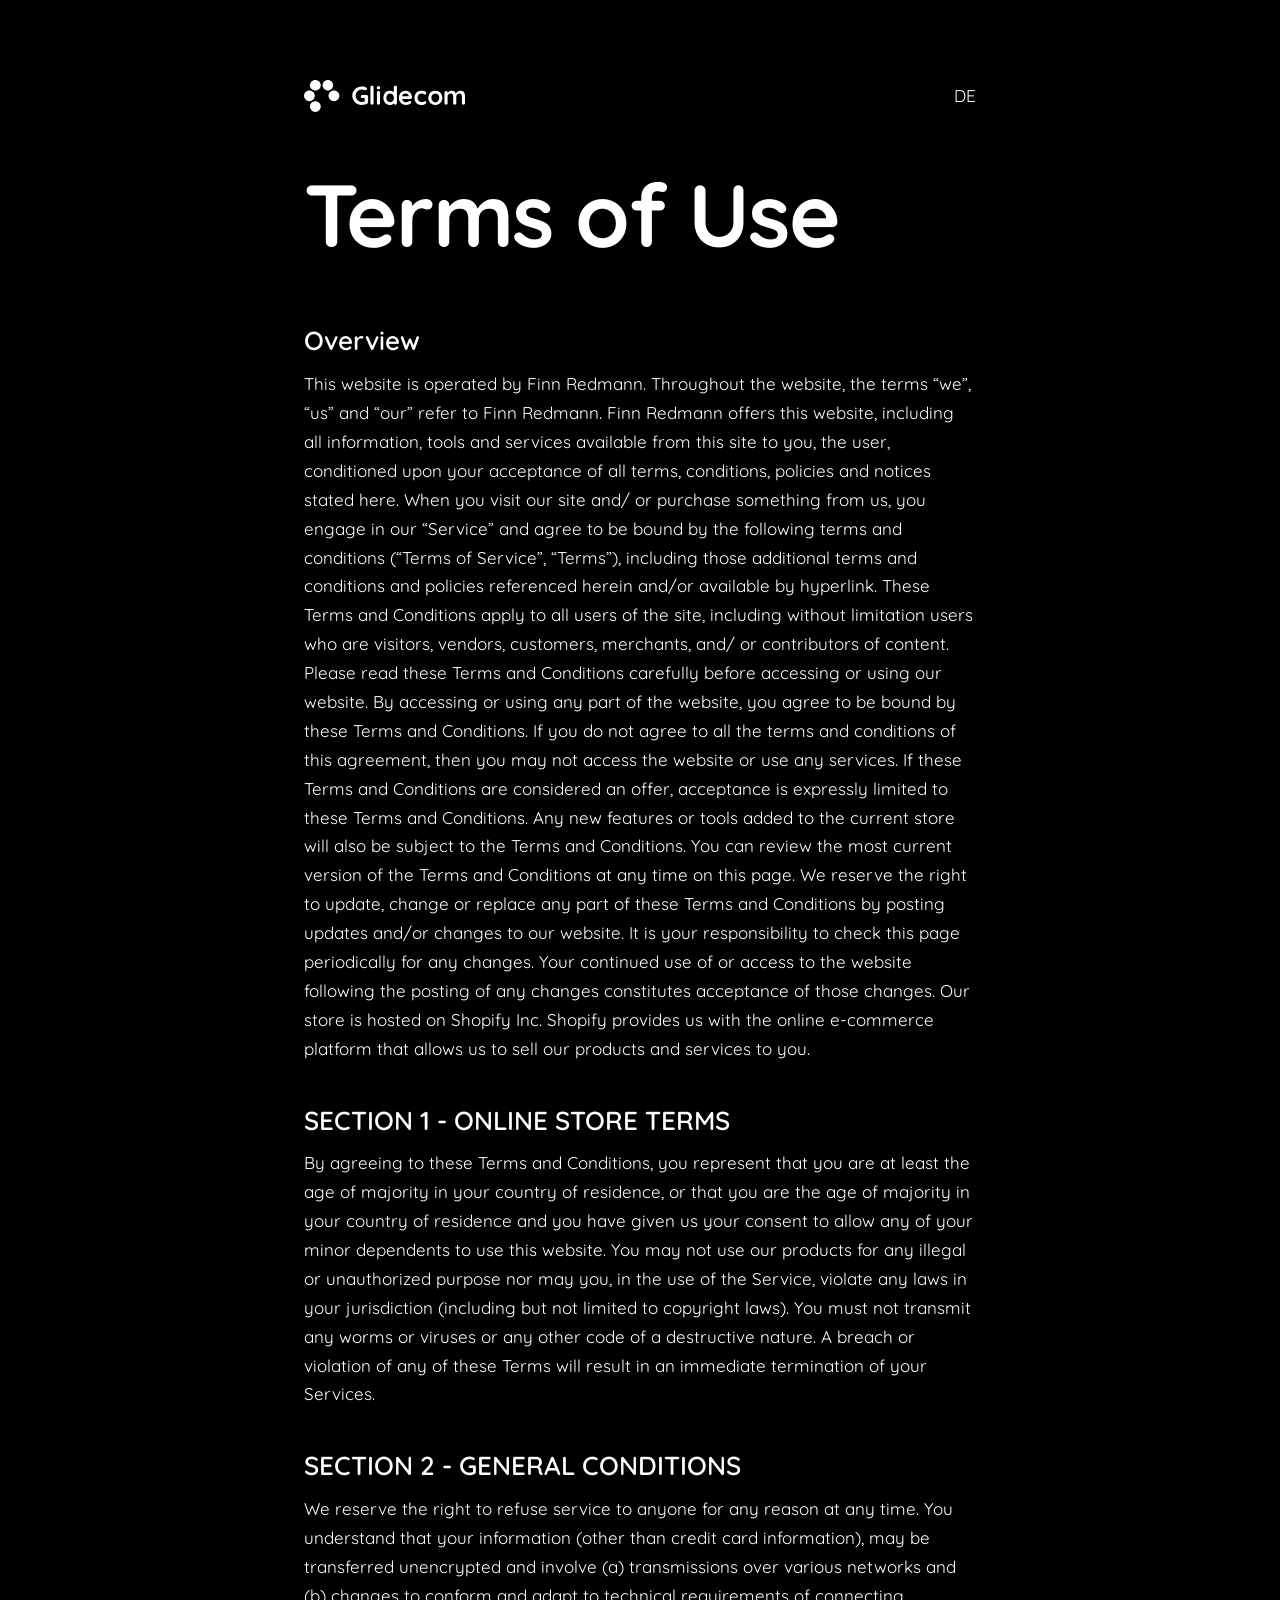
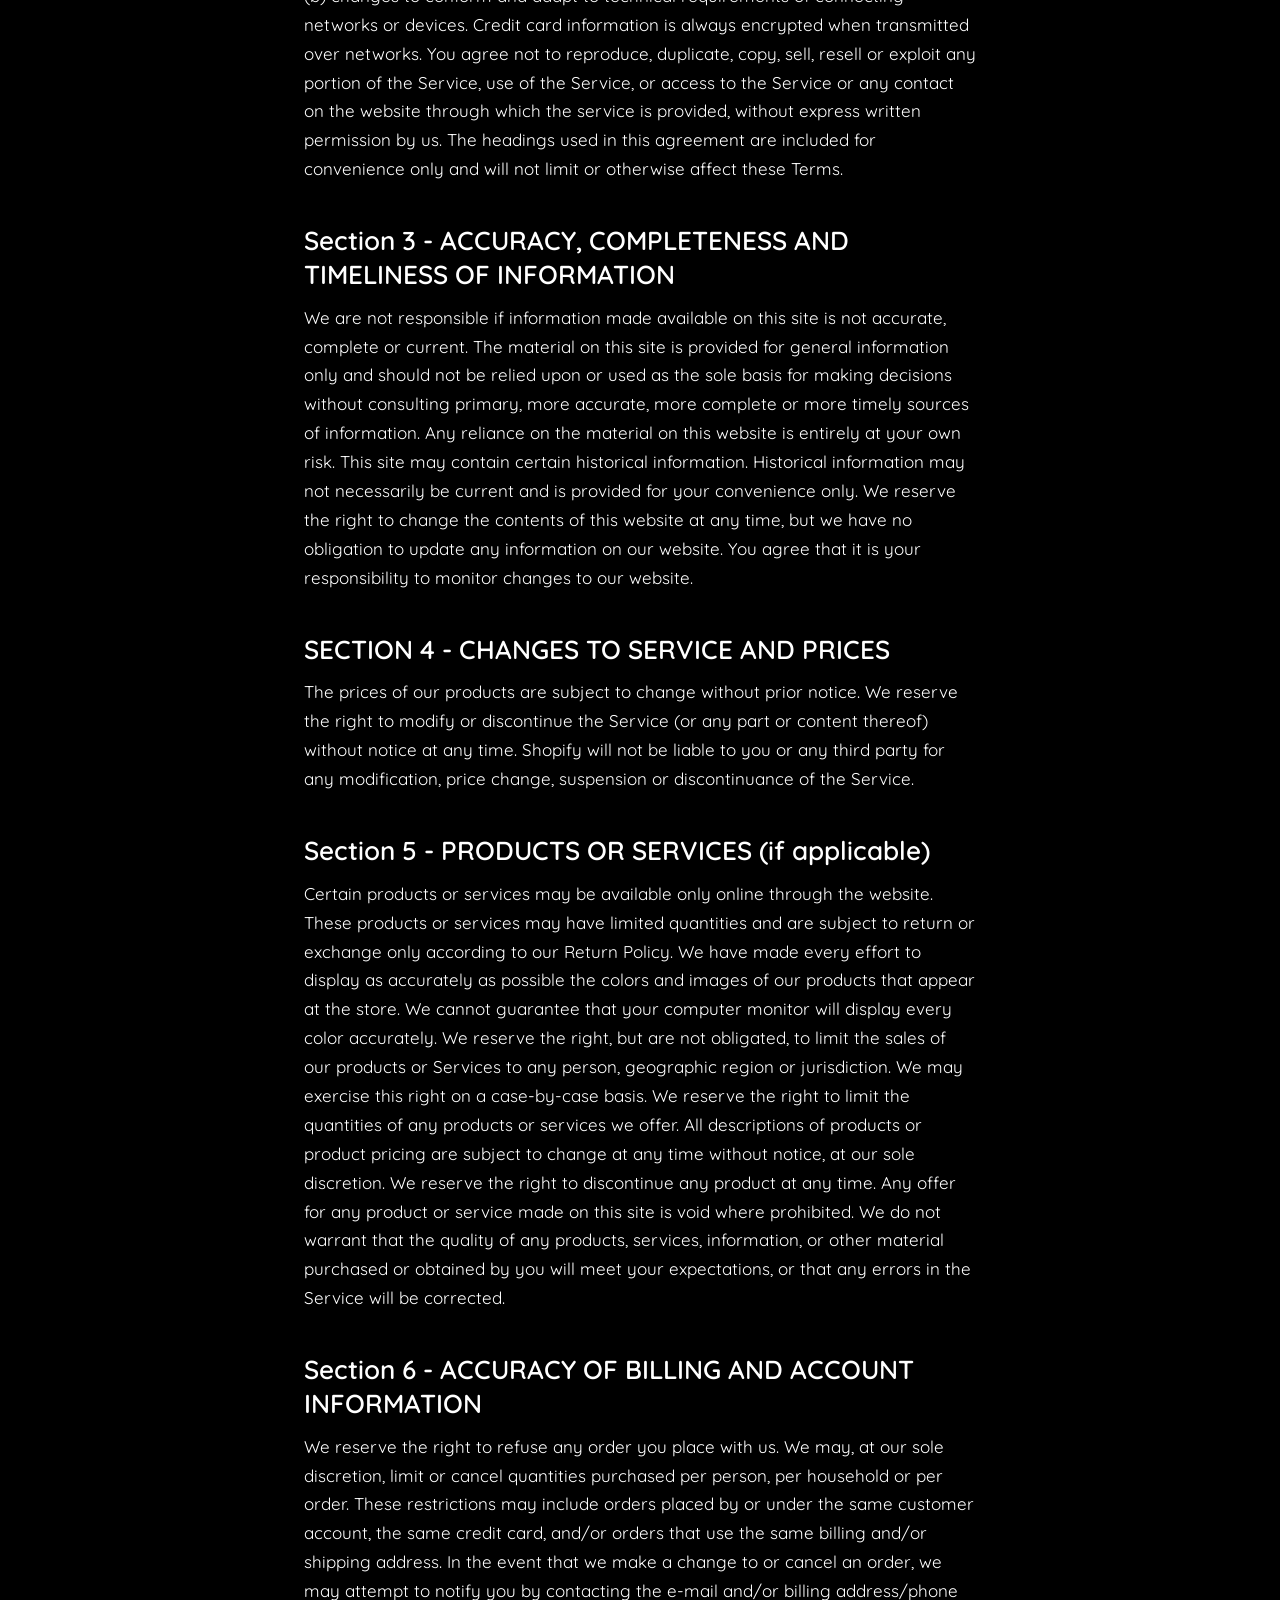
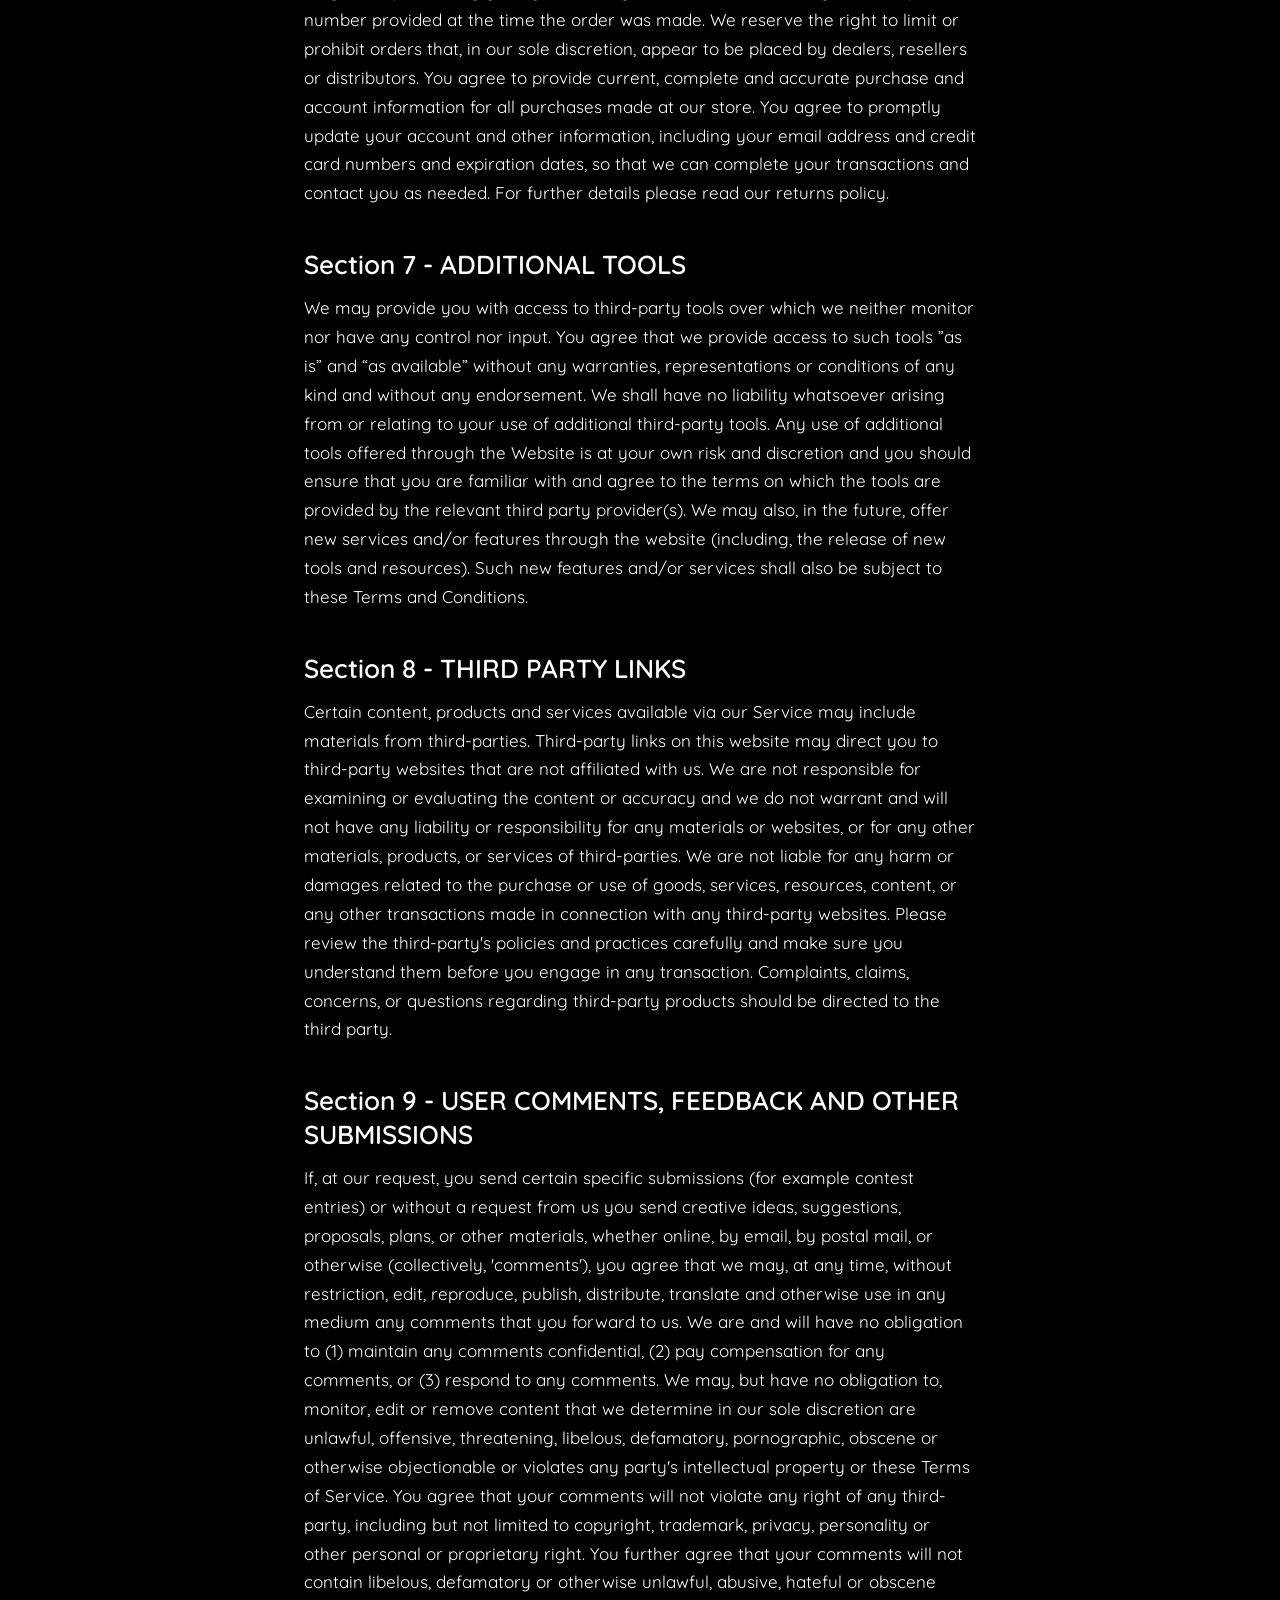
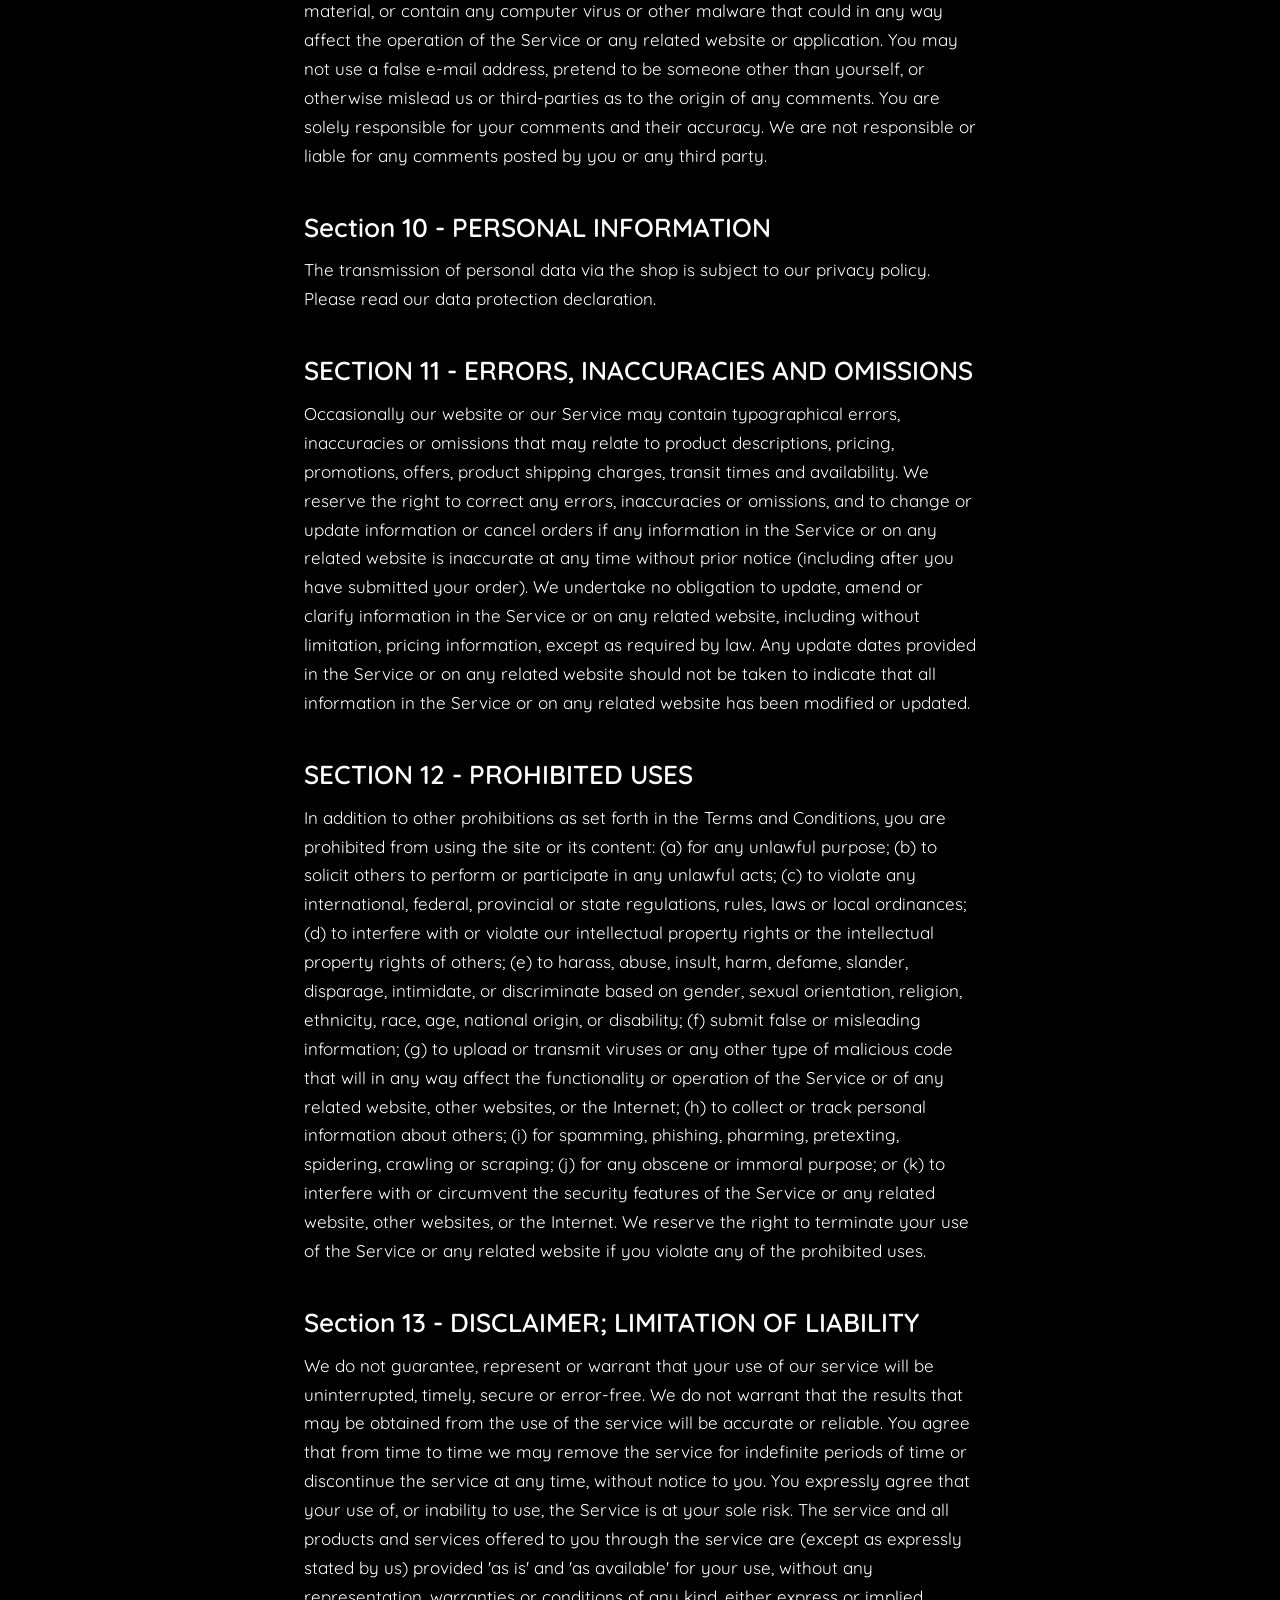
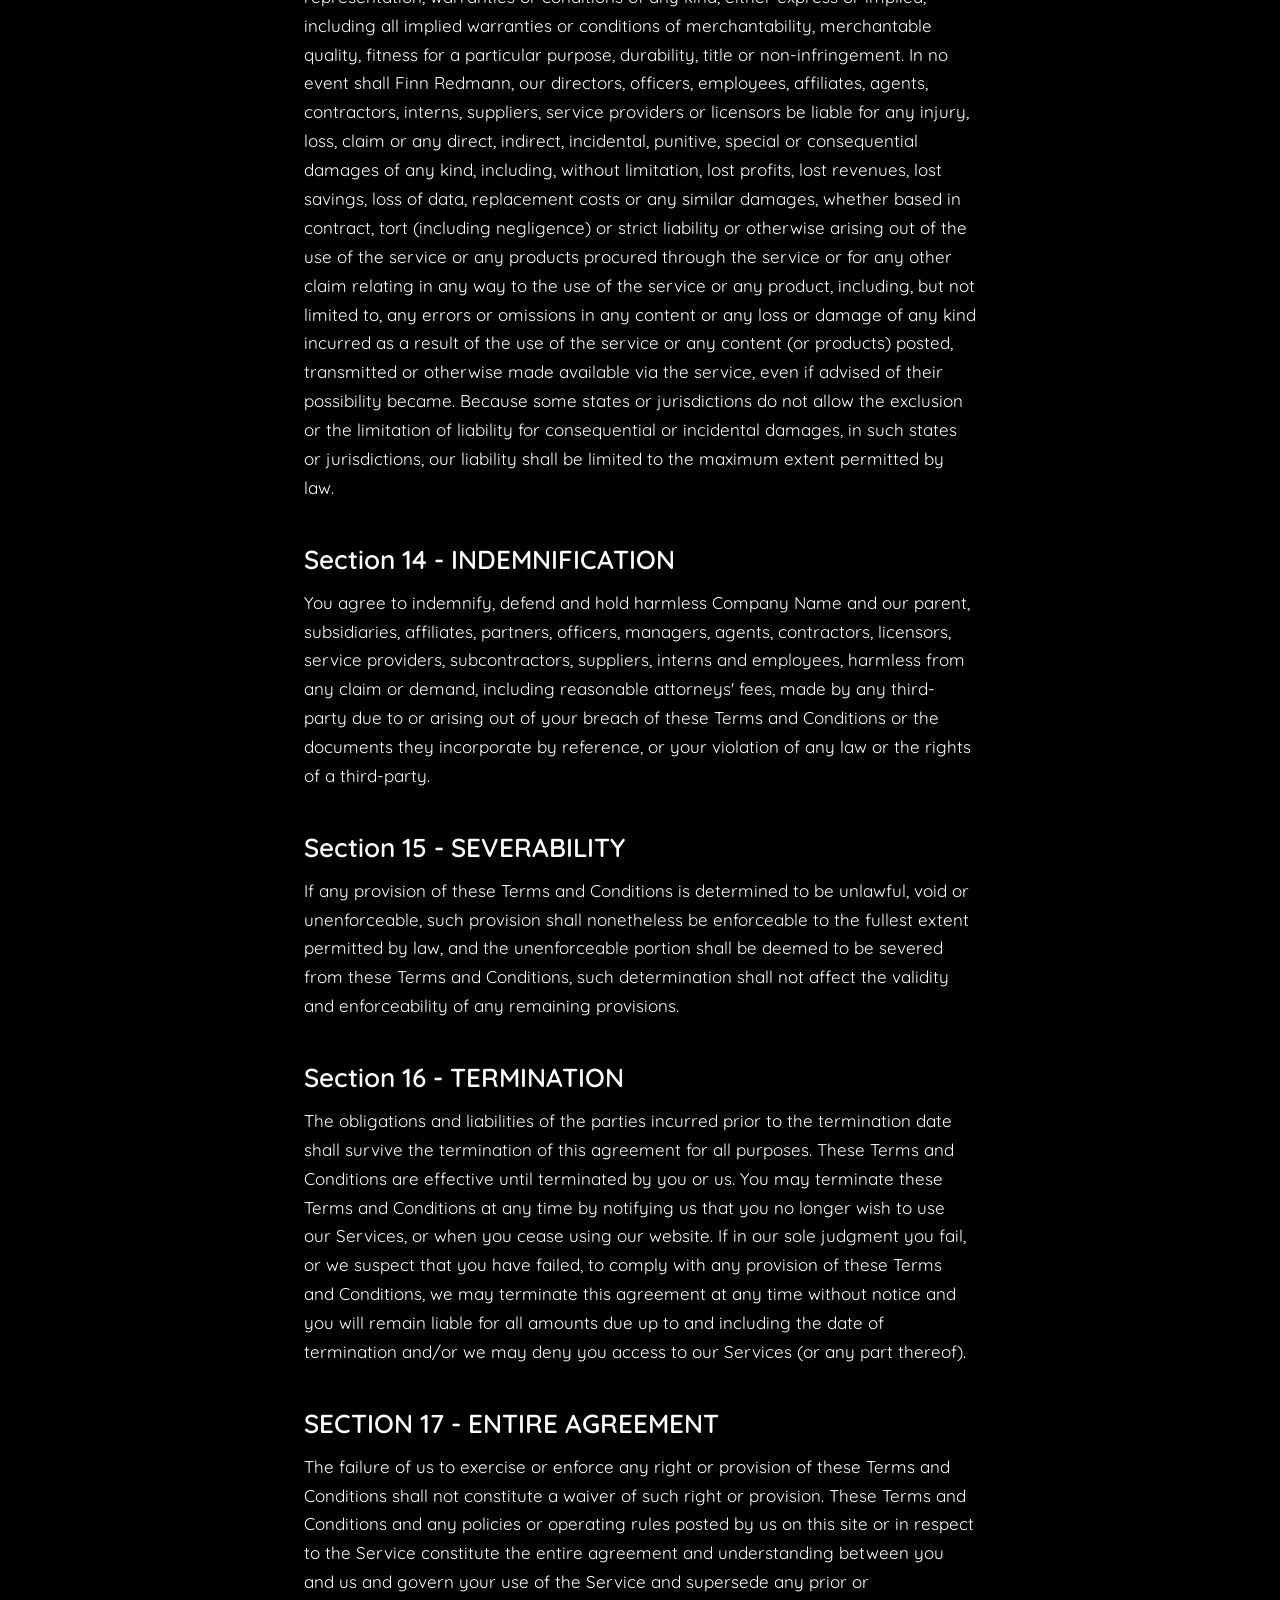
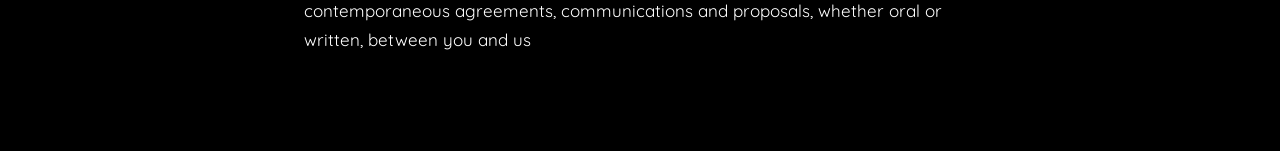
<file: terms-of-use/index.html>
﻿<!DOCTYPE html>
<html lang="en">

<head>
    <meta charset="utf-8">
    <meta name="viewport" content="width=device-width, initial-scale=1">
    <title>Terms of Use</title>
    <meta name="color-scheme" content="dark">
    <style>
        @font-face {
            font-family: "Quicksand";
            src: url("../assets/Quicksand-VariableFont_wght.ttf") format("truetype");
            font-weight: 300 700;
            font-style: normal;
            font-display: swap;
        }

        :root {
            --bg: #000;
            --fg: #fff;
            --pad: clamp(1.25rem, 5vw, 3rem);
        }

        *,
        *::before,
        *::after {
            box-sizing: border-box;
        }

        html {
            -webkit-text-size-adjust: 100%;
        }

        body {
            margin: 0;
            background: var(--bg);
            color: var(--fg);
            font-family: "Quicksand", system-ui, -apple-system, "Segoe UI", sans-serif;
            font-weight: 400;
            font-size: 1.0625rem;
            line-height: 1.7;
        }

        a {
            color: var(--fg);
        }

        .page-header {
            display: flex;
            align-items: center;
            justify-content: space-between;
            gap: 1.5rem;
            margin-bottom: clamp(2rem, 6vw, 3.5rem);
        }

        a:focus-visible {
            outline: 2px solid var(--fg);
            outline-offset: 4px;
        }

        .logo-link {
            display: inline-block;
            line-height: 0;
        }

        .logo {
            height: 2rem;
            width: auto;
            max-width: 100%;
        }

        .language-switch {
            margin: 0;
        }

        .language-switch a {
            text-decoration: none;
        }

        main {
            max-width: 48rem;
            margin: 0 auto;
            padding: clamp(2rem, 8vw, 5rem) var(--pad) clamp(3rem, 10vw, 6rem);
        }

        h1 {
            margin: 0 0 clamp(2rem, 6vw, 4rem);
            font-size: clamp(2.5rem, 10vw, 5.5rem);
            font-weight: 700;
            line-height: 1.05;
            letter-spacing: -0.02em;
            overflow-wrap: break-word;
        }

        section+section {
            margin-top: 2.5rem;
        }

        h2 {
            margin: 0 0 0.75rem;
            font-size: clamp(1.25rem, 4vw, 1.625rem);
            font-weight: 600;
            line-height: 1.3;
        }

        p {
            margin: 0 0 1rem;
        }

        p:last-child {
            margin-bottom: 0;
        }
    </style>
</head>

<body>
    <main>
        <header class="page-header">
            <a class="logo-link" href="/" aria-label="Home">
                <img class="logo" src="../assets/glidecom_logo_text.svg" alt="Glidecom">
            </a>
            <p class="language-switch"><a href="/de/nutzungsbedingungen/" aria-label="Zu Deutsch wechseln">DE</a></p>
        </header>

        <h1>Terms of Use</h1>
        <section>
        <h2>Overview</h2>
        <p>This website is operated by Finn Redmann. Throughout the website, the terms “we”, “us” and “our” refer to Finn Redmann. Finn Redmann offers this website, including all information, tools and services available from this site to you, the user, conditioned upon your acceptance of all terms, conditions, policies and notices stated here. When you visit our site and/ or purchase something from us, you engage in our “Service” and agree to be bound by the following terms and conditions (“Terms of Service”, “Terms”), including those additional terms and conditions and policies referenced herein and/or available by hyperlink. These Terms and Conditions apply to all users of the site, including without limitation users who are visitors, vendors, customers, merchants, and/ or contributors of content. Please read these Terms and Conditions carefully before accessing or using our website. By accessing or using any part of the website, you agree to be bound by these Terms and Conditions. If you do not agree to all the terms and conditions of this agreement, then you may not access the website or use any services. If these Terms and Conditions are considered an offer, acceptance is expressly limited to these Terms and Conditions. Any new features or tools added to the current store will also be subject to the Terms and Conditions. You can review the most current version of the Terms and Conditions at any time on this page. We reserve the right to update, change or replace any part of these Terms and Conditions by posting updates and/or changes to our website. It is your responsibility to check this page periodically for any changes. Your continued use of or access to the website following the posting of any changes constitutes acceptance of those changes. Our store is hosted on Shopify Inc. Shopify provides us with the online e-commerce platform that allows us to sell our products and services to you.</p>
        </section>
        <section>
        <h2>SECTION 1 - ONLINE STORE TERMS</h2>
        <p>By agreeing to these Terms and Conditions, you represent that you are at least the age of majority in your country of residence, or that you are the age of majority in your country of residence and you have given us your consent to allow any of your minor dependents to use this website. You may not use our products for any illegal or unauthorized purpose nor may you, in the use of the Service, violate any laws in your jurisdiction (including but not limited to copyright laws). You must not transmit any worms or viruses or any other code of a destructive nature. A breach or violation of any of these Terms will result in an immediate termination of your Services.</p>
        </section>
        <section>
        <h2>SECTION 2 - GENERAL CONDITIONS</h2>
        <p>We reserve the right to refuse service to anyone for any reason at any time. You understand that your information (other than credit card information), may be transferred unencrypted and involve (a) transmissions over various networks and (b) changes to conform and adapt to technical requirements of connecting networks or devices. Credit card information is always encrypted when transmitted over networks. You agree not to reproduce, duplicate, copy, sell, resell or exploit any portion of the Service, use of the Service, or access to the Service or any contact on the website through which the service is provided, without express written permission by us. The headings used in this agreement are included for convenience only and will not limit or otherwise affect these Terms.</p>
        </section>
        <section>
        <h2>Section 3 - ACCURACY, COMPLETENESS AND TIMELINESS OF INFORMATION</h2>
        <p>We are not responsible if information made available on this site is not accurate, complete or current. The material on this site is provided for general information only and should not be relied upon or used as the sole basis for making decisions without consulting primary, more accurate, more complete or more timely sources of information. Any reliance on the material on this website is entirely at your own risk. This site may contain certain historical information. Historical information may not necessarily be current and is provided for your convenience only. We reserve the right to change the contents of this website at any time, but we have no obligation to update any information on our website. You agree that it is your responsibility to monitor changes to our website.</p>
        </section>
        <section>
        <h2>SECTION 4 - CHANGES TO SERVICE AND PRICES</h2>
        <p>The prices of our products are subject to change without prior notice. We reserve the right to modify or discontinue the Service (or any part or content thereof) without notice at any time. Shopify will not be liable to you or any third party for any modification, price change, suspension or discontinuance of the Service.</p>
        </section>
        <section>
        <h2>Section 5 - PRODUCTS OR SERVICES (if applicable)</h2>
        <p>Certain products or services may be available only online through the website. These products or services may have limited quantities and are subject to return or exchange only according to our Return Policy. We have made every effort to display as accurately as possible the colors and images of our products that appear at the store. We cannot guarantee that your computer monitor will display every color accurately. We reserve the right, but are not obligated, to limit the sales of our products or Services to any person, geographic region or jurisdiction. We may exercise this right on a case-by-case basis. We reserve the right to limit the quantities of any products or services we offer. All descriptions of products or product pricing are subject to change at any time without notice, at our sole discretion. We reserve the right to discontinue any product at any time. Any offer for any product or service made on this site is void where prohibited. We do not warrant that the quality of any products, services, information, or other material purchased or obtained by you will meet your expectations, or that any errors in the Service will be corrected.</p>
        </section>
        <section>
        <h2>Section 6 - ACCURACY OF BILLING AND ACCOUNT INFORMATION</h2>
        <p>We reserve the right to refuse any order you place with us. We may, at our sole discretion, limit or cancel quantities purchased per person, per household or per order. These restrictions may include orders placed by or under the same customer account, the same credit card, and/or orders that use the same billing and/or shipping address. In the event that we make a change to or cancel an order, we may attempt to notify you by contacting the e-mail and/or billing address/phone number provided at the time the order was made. We reserve the right to limit or prohibit orders that, in our sole discretion, appear to be placed by dealers, resellers or distributors. You agree to provide current, complete and accurate purchase and account information for all purchases made at our store. You agree to promptly update your account and other information, including your email address and credit card numbers and expiration dates, so that we can complete your transactions and contact you as needed. For further details please read our returns policy.</p>
        </section>
        <section>
        <h2>Section 7 - ADDITIONAL TOOLS</h2>
        <p>We may provide you with access to third-party tools over which we neither monitor nor have any control nor input. You agree that we provide access to such tools ”as is” and “as available” without any warranties, representations or conditions of any kind and without any endorsement. We shall have no liability whatsoever arising from or relating to your use of additional third-party tools. Any use of additional tools offered through the Website is at your own risk and discretion and you should ensure that you are familiar with and agree to the terms on which the tools are provided by the relevant third party provider(s). We may also, in the future, offer new services and/or features through the website (including, the release of new tools and resources). Such new features and/or services shall also be subject to these Terms and Conditions.</p>
        </section>
        <section>
        <h2>Section 8 - THIRD PARTY LINKS</h2>
        <p>Certain content, products and services available via our Service may include materials from third-parties. Third-party links on this website may direct you to third-party websites that are not affiliated with us. We are not responsible for examining or evaluating the content or accuracy and we do not warrant and will not have any liability or responsibility for any materials or websites, or for any other materials, products, or services of third-parties. We are not liable for any harm or damages related to the purchase or use of goods, services, resources, content, or any other transactions made in connection with any third-party websites. Please review the third-party&#39;s policies and practices carefully and make sure you understand them before you engage in any transaction. Complaints, claims, concerns, or questions regarding third-party products should be directed to the third party.</p>
        </section>
        <section>
        <h2>Section 9 - USER COMMENTS, FEEDBACK AND OTHER SUBMISSIONS</h2>
        <p>If, at our request, you send certain specific submissions (for example contest entries) or without a request from us you send creative ideas, suggestions, proposals, plans, or other materials, whether online, by email, by postal mail, or otherwise (collectively, &#39;comments&#39;), you agree that we may, at any time, without restriction, edit, reproduce, publish, distribute, translate and otherwise use in any medium any comments that you forward to us. We are and will have no obligation to (1) maintain any comments confidential, (2) pay compensation for any comments, or (3) respond to any comments. We may, but have no obligation to, monitor, edit or remove content that we determine in our sole discretion are unlawful, offensive, threatening, libelous, defamatory, pornographic, obscene or otherwise objectionable or violates any party&#39;s intellectual property or these Terms of Service. You agree that your comments will not violate any right of any third-party, including but not limited to copyright, trademark, privacy, personality or other personal or proprietary right. You further agree that your comments will not contain libelous, defamatory or otherwise unlawful, abusive, hateful or obscene material, or contain any computer virus or other malware that could in any way affect the operation of the Service or any related website or application. You may not use a false e-mail address, pretend to be someone other than yourself, or otherwise mislead us or third-parties as to the origin of any comments. You are solely responsible for your comments and their accuracy. We are not responsible or liable for any comments posted by you or any third party.</p>
        </section>
        <section>
        <h2>Section 10 - PERSONAL INFORMATION</h2>
        <p>The transmission of personal data via the shop is subject to our privacy policy. Please read our data protection declaration.</p>
        </section>
        <section>
        <h2>SECTION 11 - ERRORS, INACCURACIES AND OMISSIONS</h2>
        <p>Occasionally our website or our Service may contain typographical errors, inaccuracies or omissions that may relate to product descriptions, pricing, promotions, offers, product shipping charges, transit times and availability. We reserve the right to correct any errors, inaccuracies or omissions, and to change or update information or cancel orders if any information in the Service or on any related website is inaccurate at any time without prior notice (including after you have submitted your order). We undertake no obligation to update, amend or clarify information in the Service or on any related website, including without limitation, pricing information, except as required by law. Any update dates provided in the Service or on any related website should not be taken to indicate that all information in the Service or on any related website has been modified or updated.</p>
        </section>
        <section>
        <h2>SECTION 12 - PROHIBITED USES</h2>
        <p>In addition to other prohibitions as set forth in the Terms and Conditions, you are prohibited from using the site or its content: (a) for any unlawful purpose; (b) to solicit others to perform or participate in any unlawful acts; (c) to violate any international, federal, provincial or state regulations, rules, laws or local ordinances; (d) to interfere with or violate our intellectual property rights or the intellectual property rights of others; (e) to harass, abuse, insult, harm, defame, slander, disparage, intimidate, or discriminate based on gender, sexual orientation, religion, ethnicity, race, age, national origin, or disability; (f) submit false or misleading information; (g) to upload or transmit viruses or any other type of malicious code that will in any way affect the functionality or operation of the Service or of any related website, other websites, or the Internet; (h) to collect or track personal information about others; (i) for spamming, phishing, pharming, pretexting, spidering, crawling or scraping; (j) for any obscene or immoral purpose; or (k) to interfere with or circumvent the security features of the Service or any related website, other websites, or the Internet. We reserve the right to terminate your use of the Service or any related website if you violate any of the prohibited uses.</p>
        </section>
        <section>
        <h2>Section 13 - DISCLAIMER; LIMITATION OF LIABILITY</h2>
        <p>We do not guarantee, represent or warrant that your use of our service will be uninterrupted, timely, secure or error-free. We do not warrant that the results that may be obtained from the use of the service will be accurate or reliable. You agree that from time to time we may remove the service for indefinite periods of time or discontinue the service at any time, without notice to you. You expressly agree that your use of, or inability to use, the Service is at your sole risk. The service and all products and services offered to you through the service are (except as expressly stated by us) provided &#39;as is&#39; and &#39;as available&#39; for your use, without any representation, warranties or conditions of any kind, either express or implied, including all implied warranties or conditions of merchantability, merchantable quality, fitness for a particular purpose, durability, title or non-infringement. In no event shall Finn Redmann, our directors, officers, employees, affiliates, agents, contractors, interns, suppliers, service providers or licensors be liable for any injury, loss, claim or any direct, indirect, incidental, punitive, special or consequential damages of any kind, including, without limitation, lost profits, lost revenues, lost savings, loss of data, replacement costs or any similar damages, whether based in contract, tort (including negligence) or strict liability or otherwise arising out of the use of the service or any products procured through the service or for any other claim relating in any way to the use of the service or any product, including, but not limited to, any errors or omissions in any content or any loss or damage of any kind incurred as a result of the use of the service or any content (or products) posted, transmitted or otherwise made available via the service, even if advised of their possibility became. Because some states or jurisdictions do not allow the exclusion or the limitation of liability for consequential or incidental damages, in such states or jurisdictions, our liability shall be limited to the maximum extent permitted by law.</p>
        </section>
        <section>
        <h2>Section 14 - INDEMNIFICATION</h2>
        <p>You agree to indemnify, defend and hold harmless Company Name and our parent, subsidiaries, affiliates, partners, officers, managers, agents, contractors, licensors, service providers, subcontractors, suppliers, interns and employees, harmless from any claim or demand, including reasonable attorneys&#39; fees, made by any third-party due to or arising out of your breach of these Terms and Conditions or the documents they incorporate by reference, or your violation of any law or the rights of a third-party.</p>
        </section>
        <section>
        <h2>Section 15 - SEVERABILITY</h2>
        <p>If any provision of these Terms and Conditions is determined to be unlawful, void or unenforceable, such provision shall nonetheless be enforceable to the fullest extent permitted by law, and the unenforceable portion shall be deemed to be severed from these Terms and Conditions, such determination shall not affect the validity and enforceability of any remaining provisions.</p>
        </section>
        <section>
        <h2>Section 16 - TERMINATION</h2>
        <p>The obligations and liabilities of the parties incurred prior to the termination date shall survive the termination of this agreement for all purposes. These Terms and Conditions are effective until terminated by you or us. You may terminate these Terms and Conditions at any time by notifying us that you no longer wish to use our Services, or when you cease using our website. If in our sole judgment you fail, or we suspect that you have failed, to comply with any provision of these Terms and Conditions, we may terminate this agreement at any time without notice and you will remain liable for all amounts due up to and including the date of termination and/or we may deny you access to our Services (or any part thereof).</p>
        </section>
        <section>
        <h2>SECTION 17 - ENTIRE AGREEMENT</h2>
        <p>The failure of us to exercise or enforce any right or provision of these Terms and Conditions shall not constitute a waiver of such right or provision. These Terms and Conditions and any policies or operating rules posted by us on this site or in respect to the Service constitute the entire agreement and understanding between you and us and govern your use of the Service and supersede any prior or contemporaneous agreements, communications and proposals, whether oral or written, between you and us</p>
        </section>
    </main>
</body>

</html>
</file>
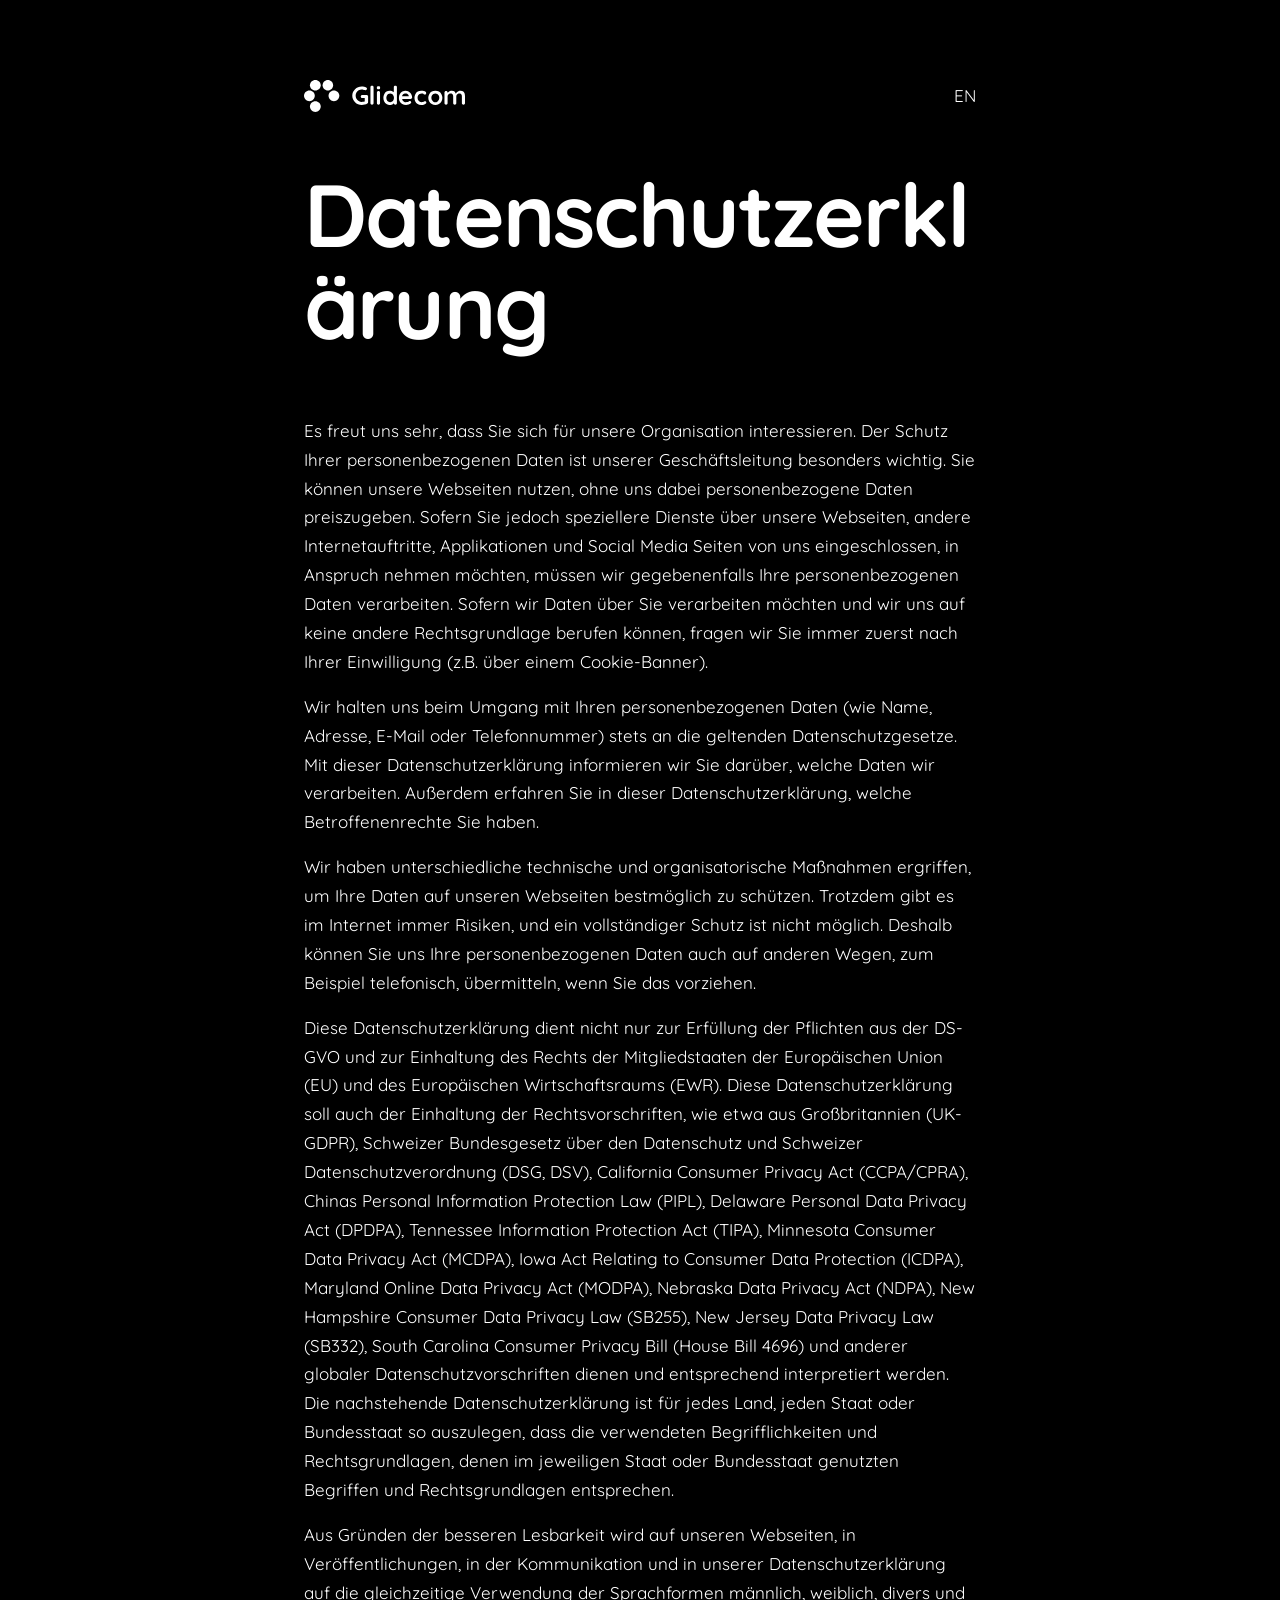
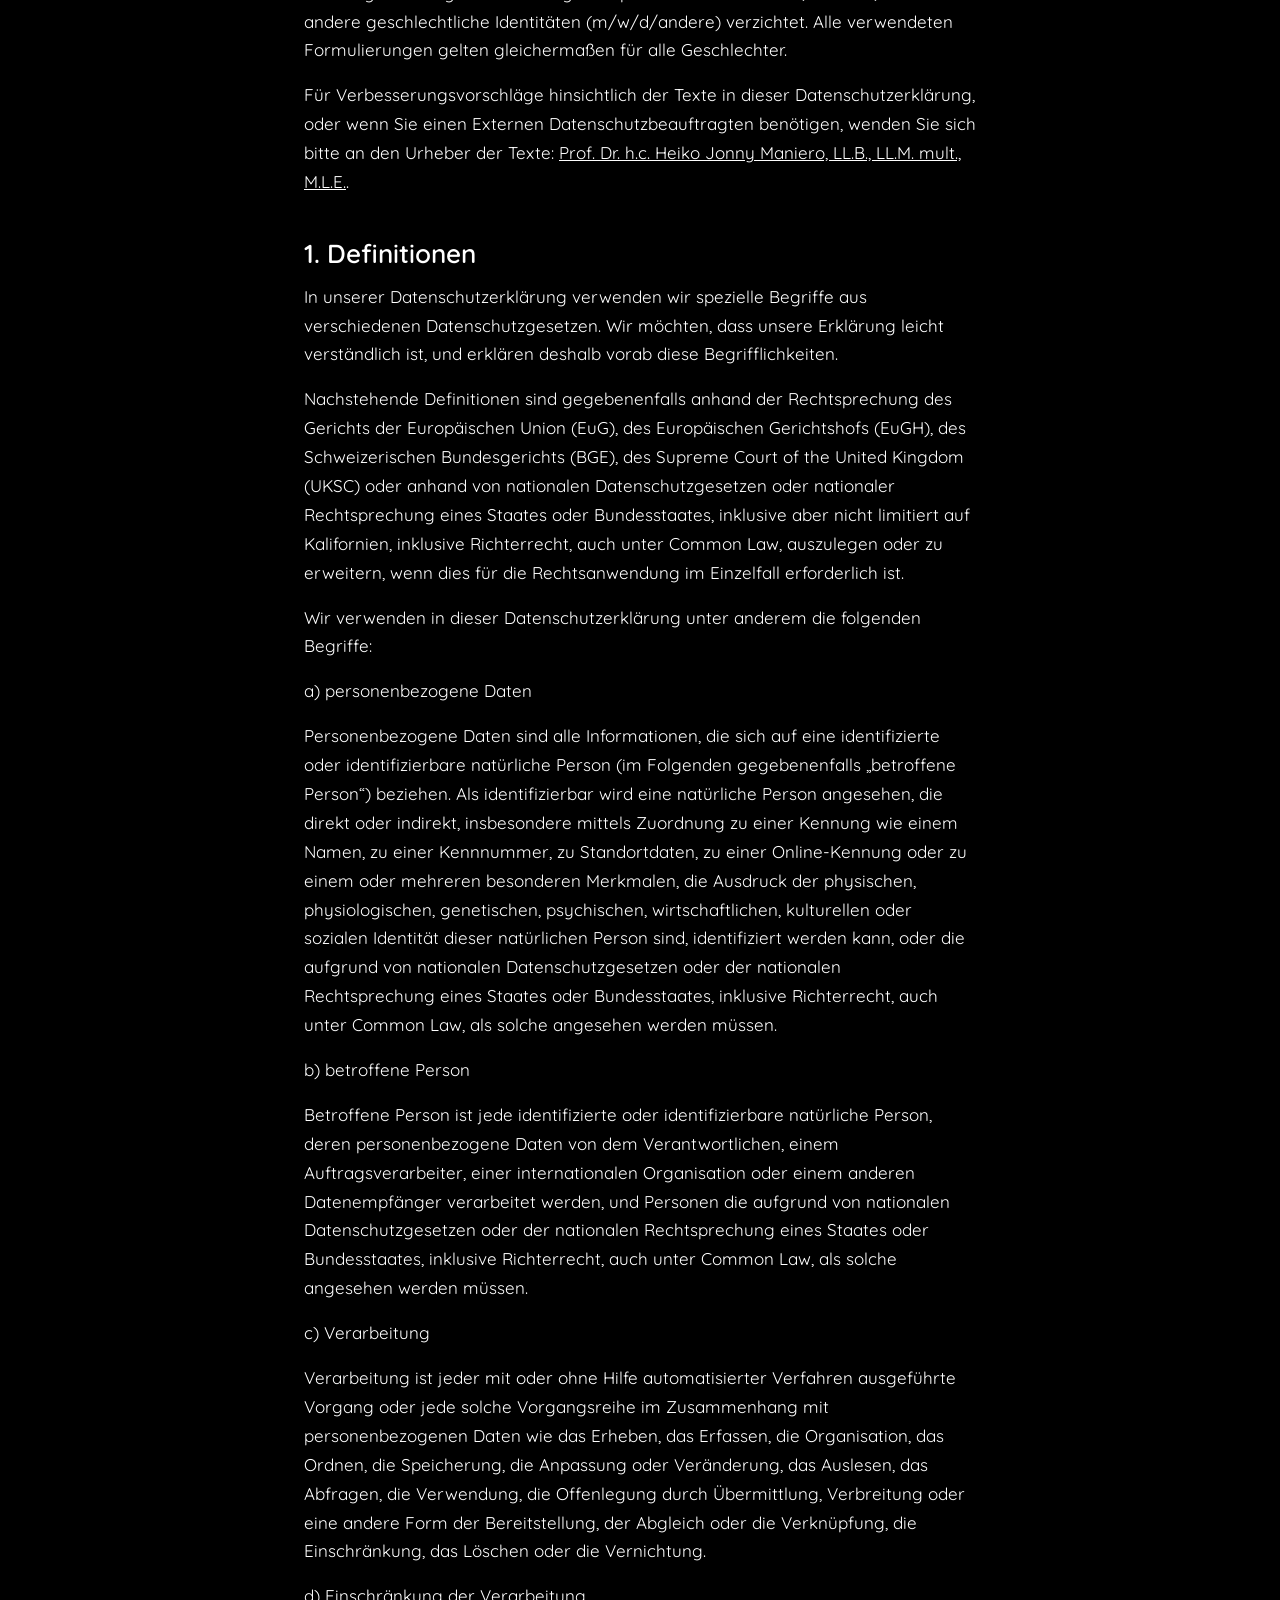
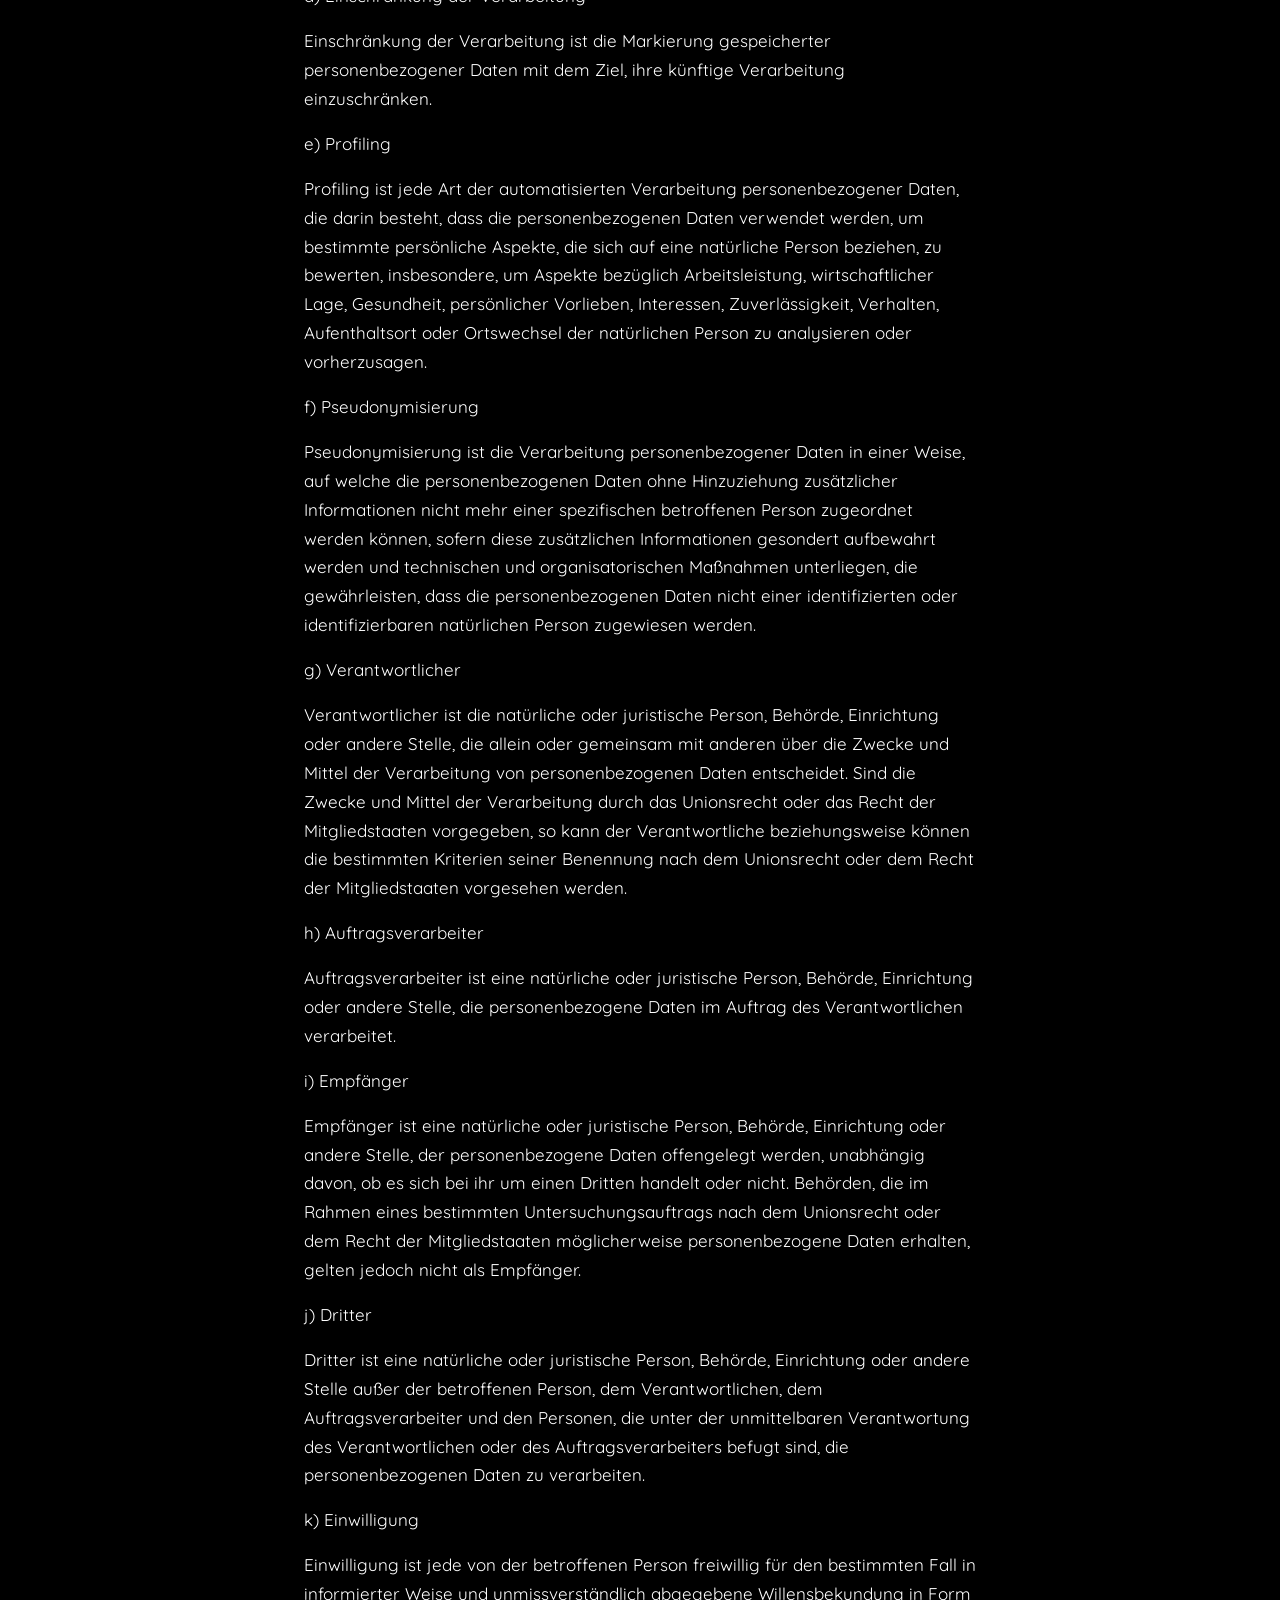
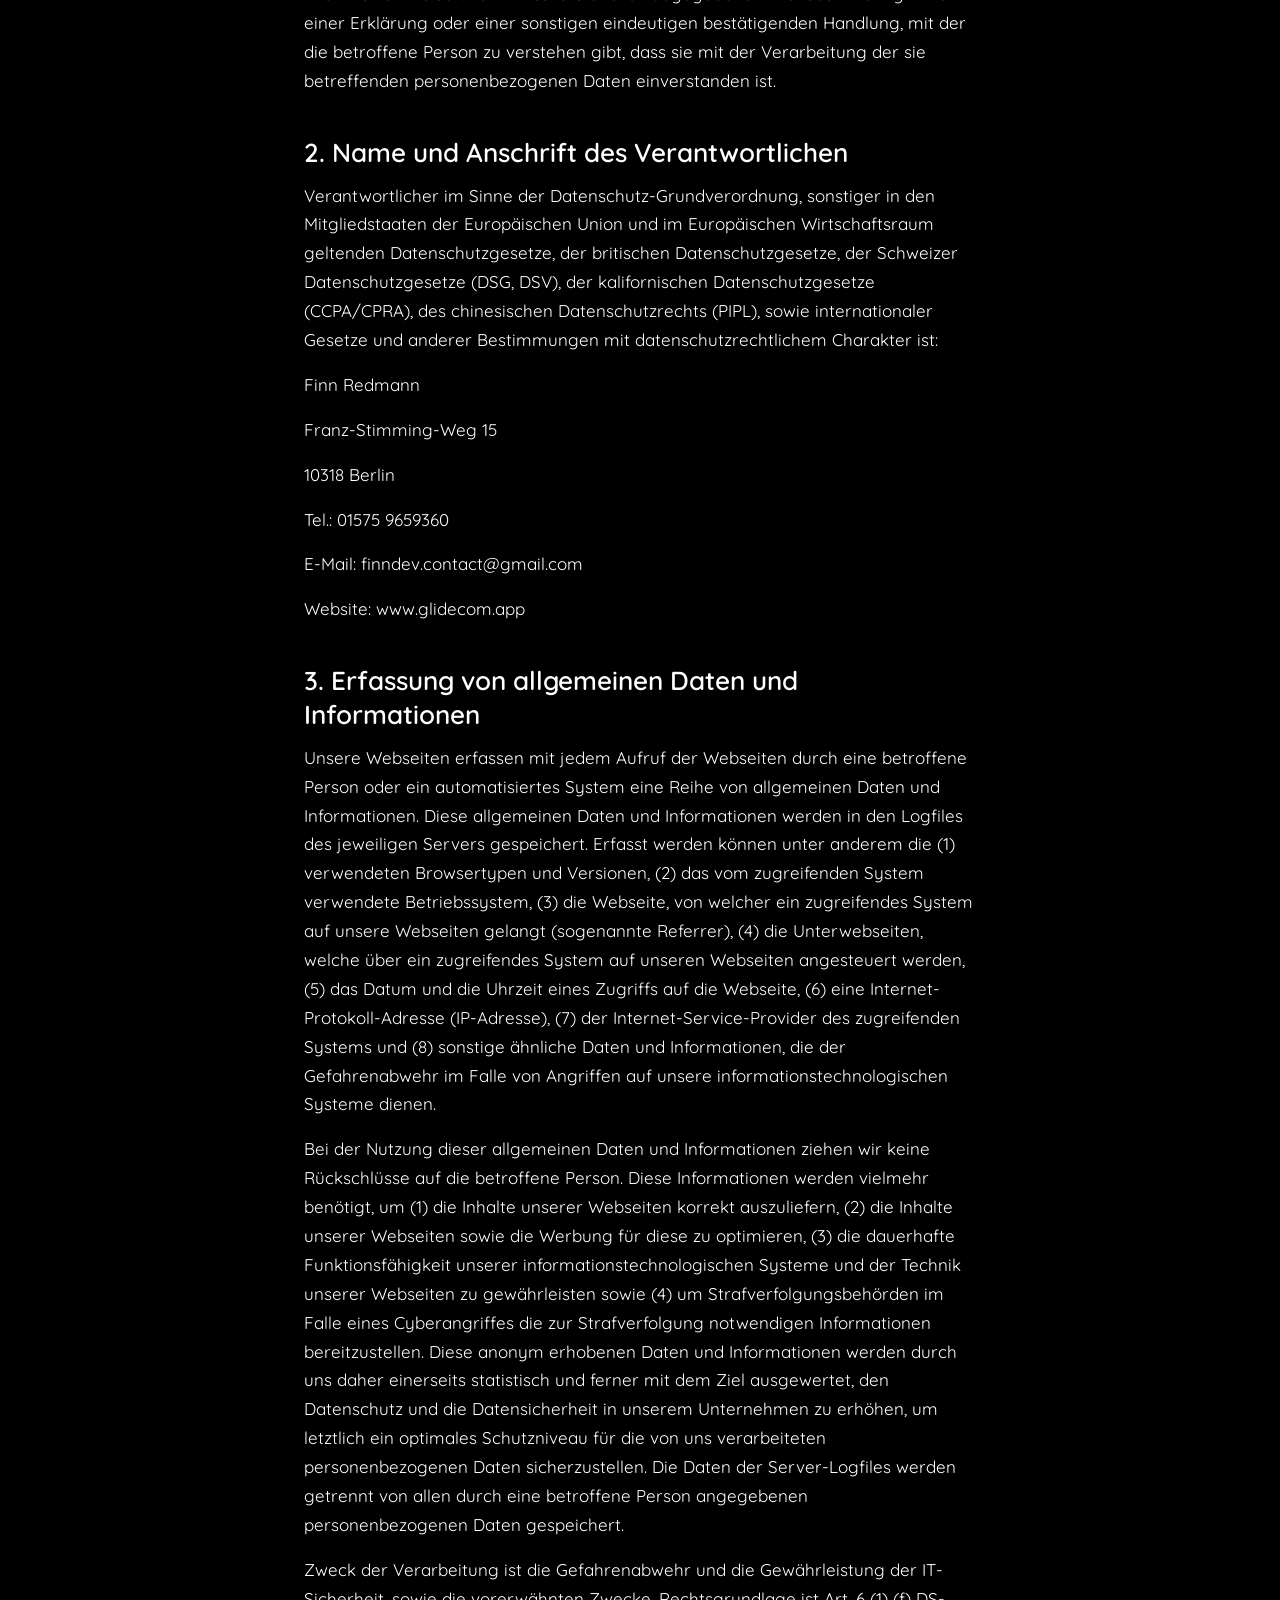
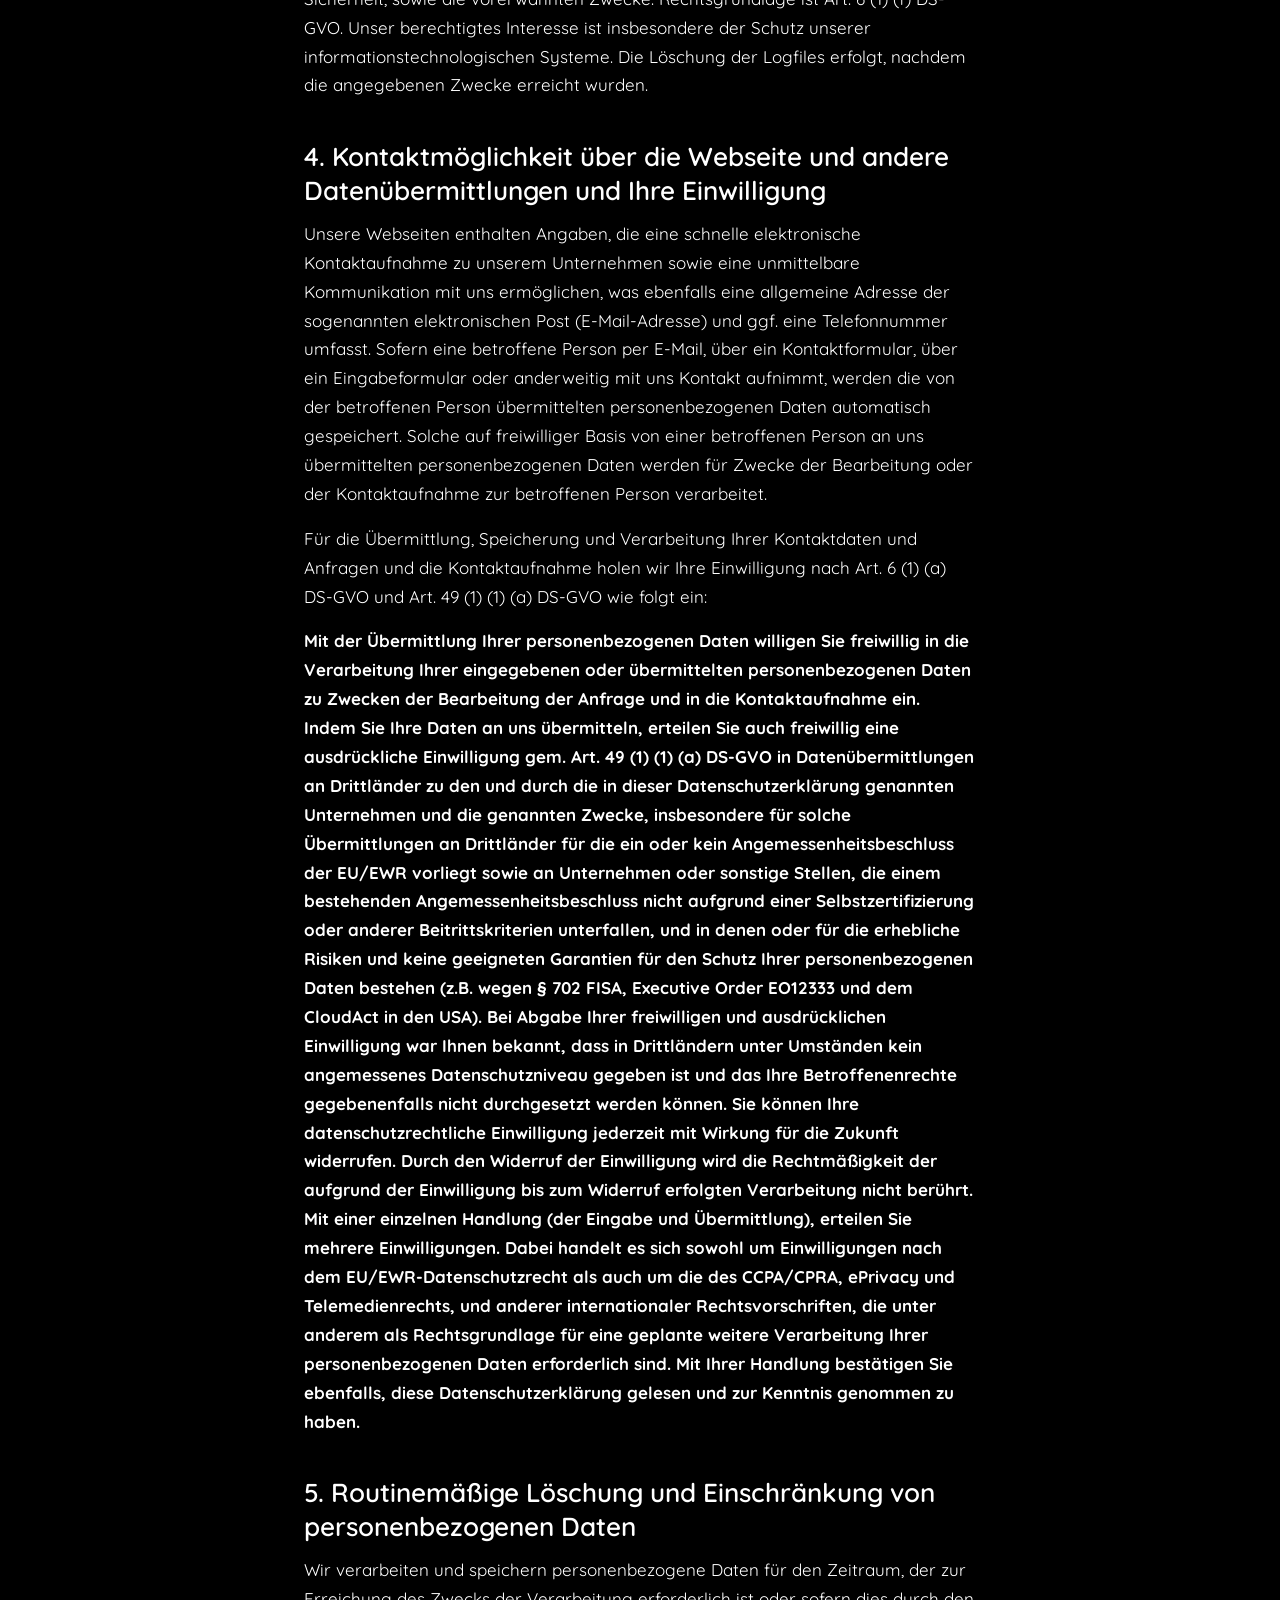
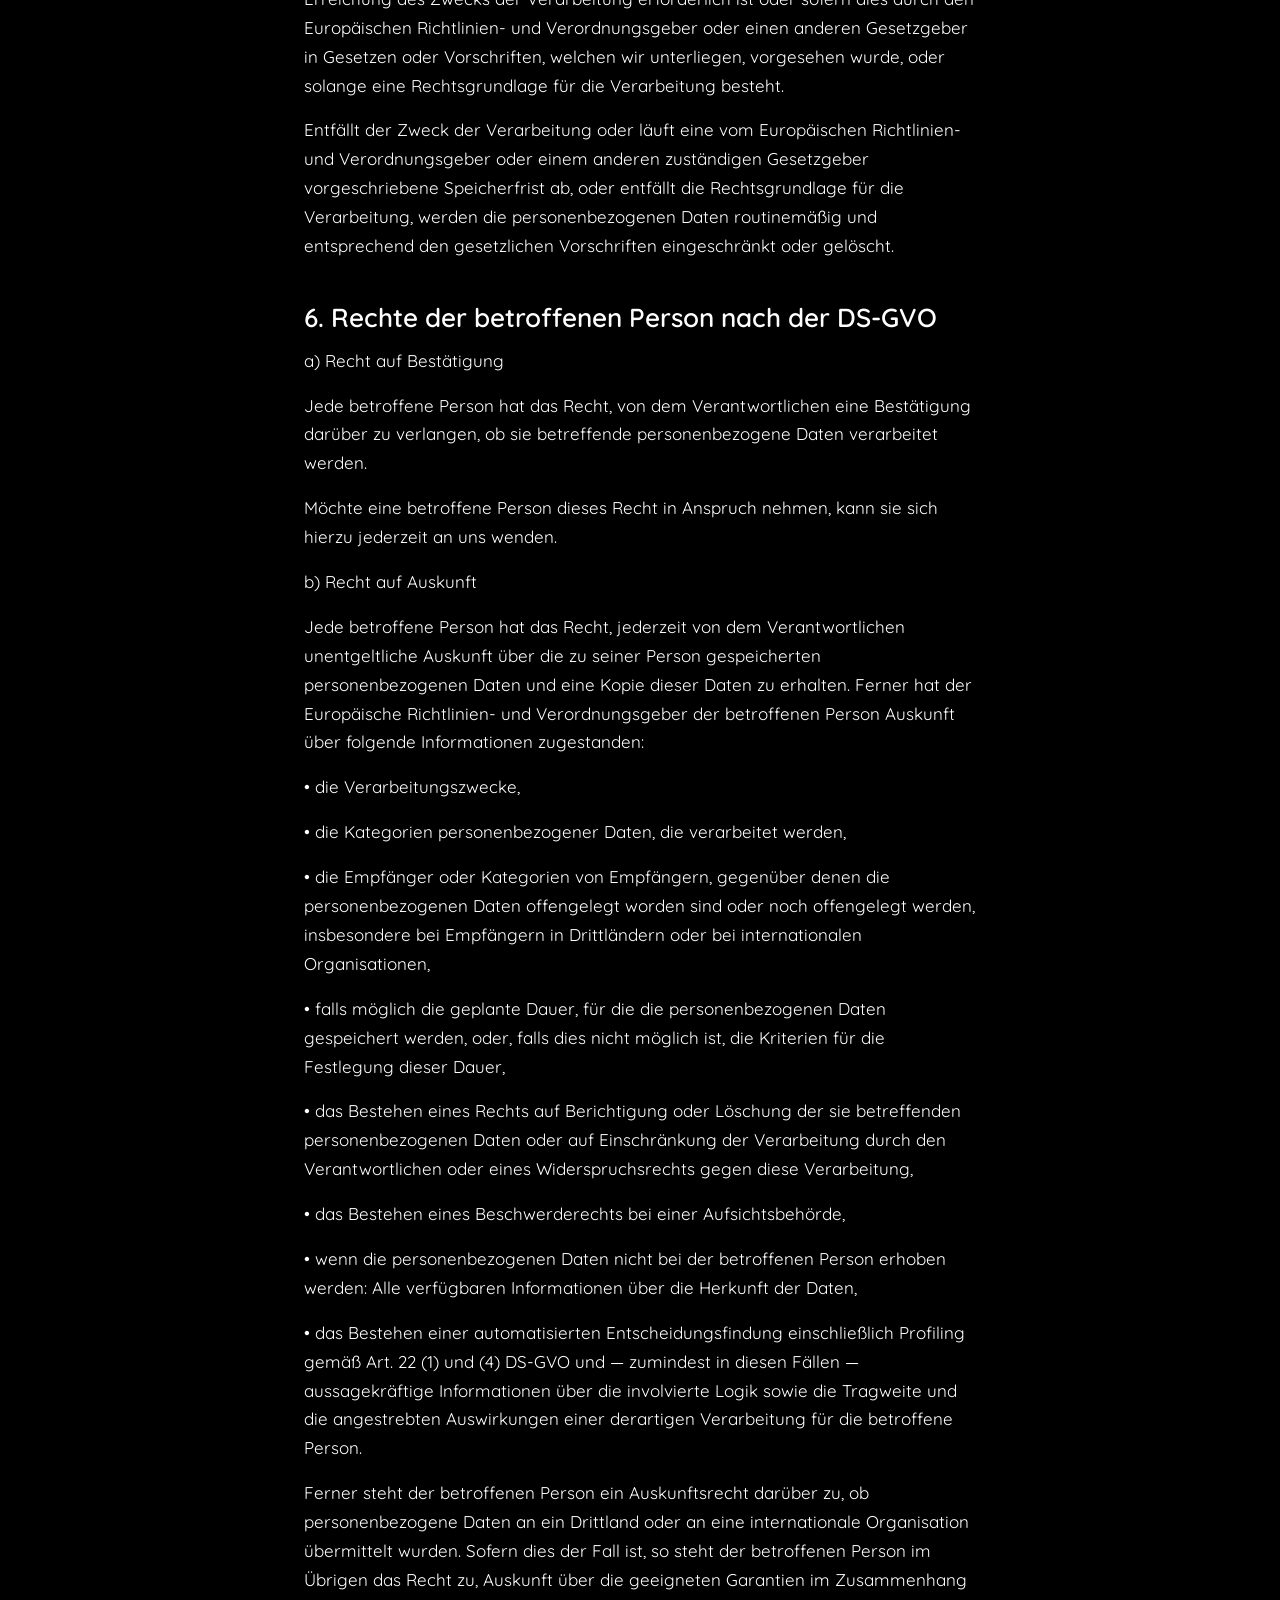
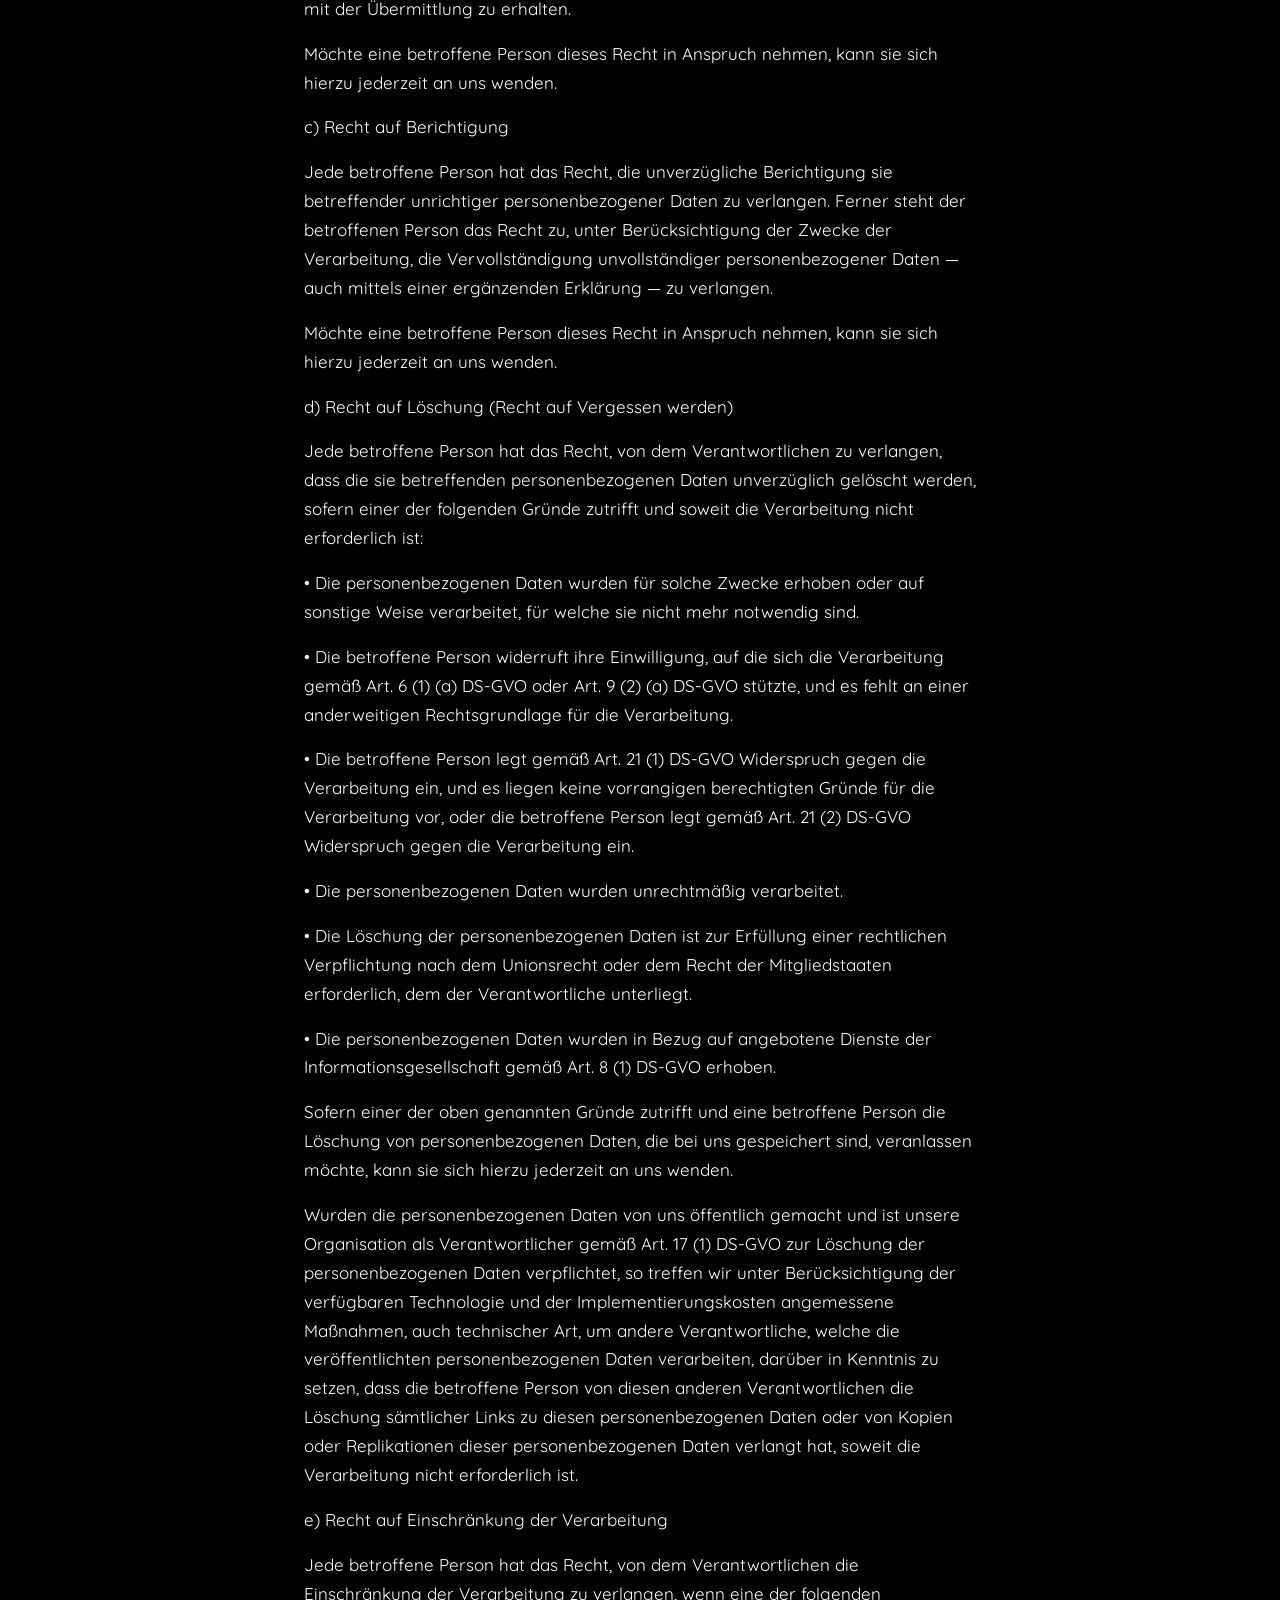
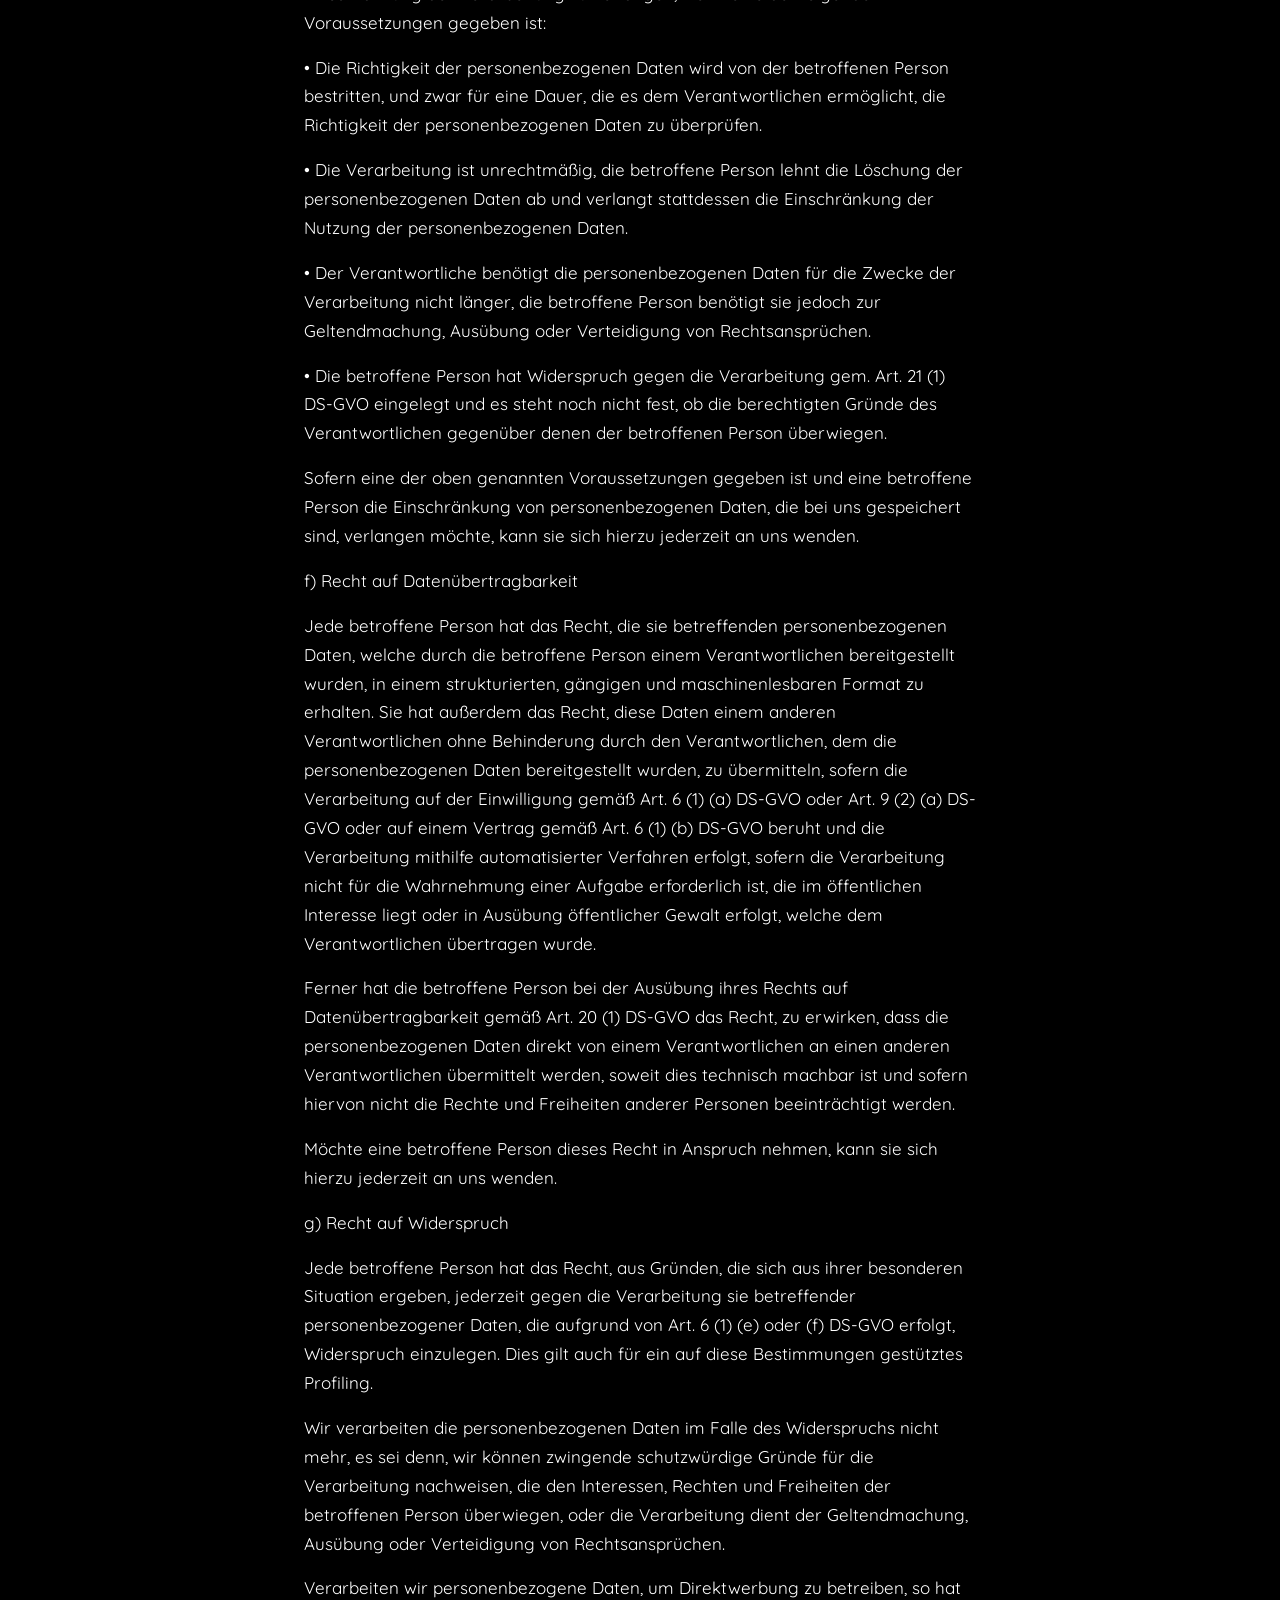
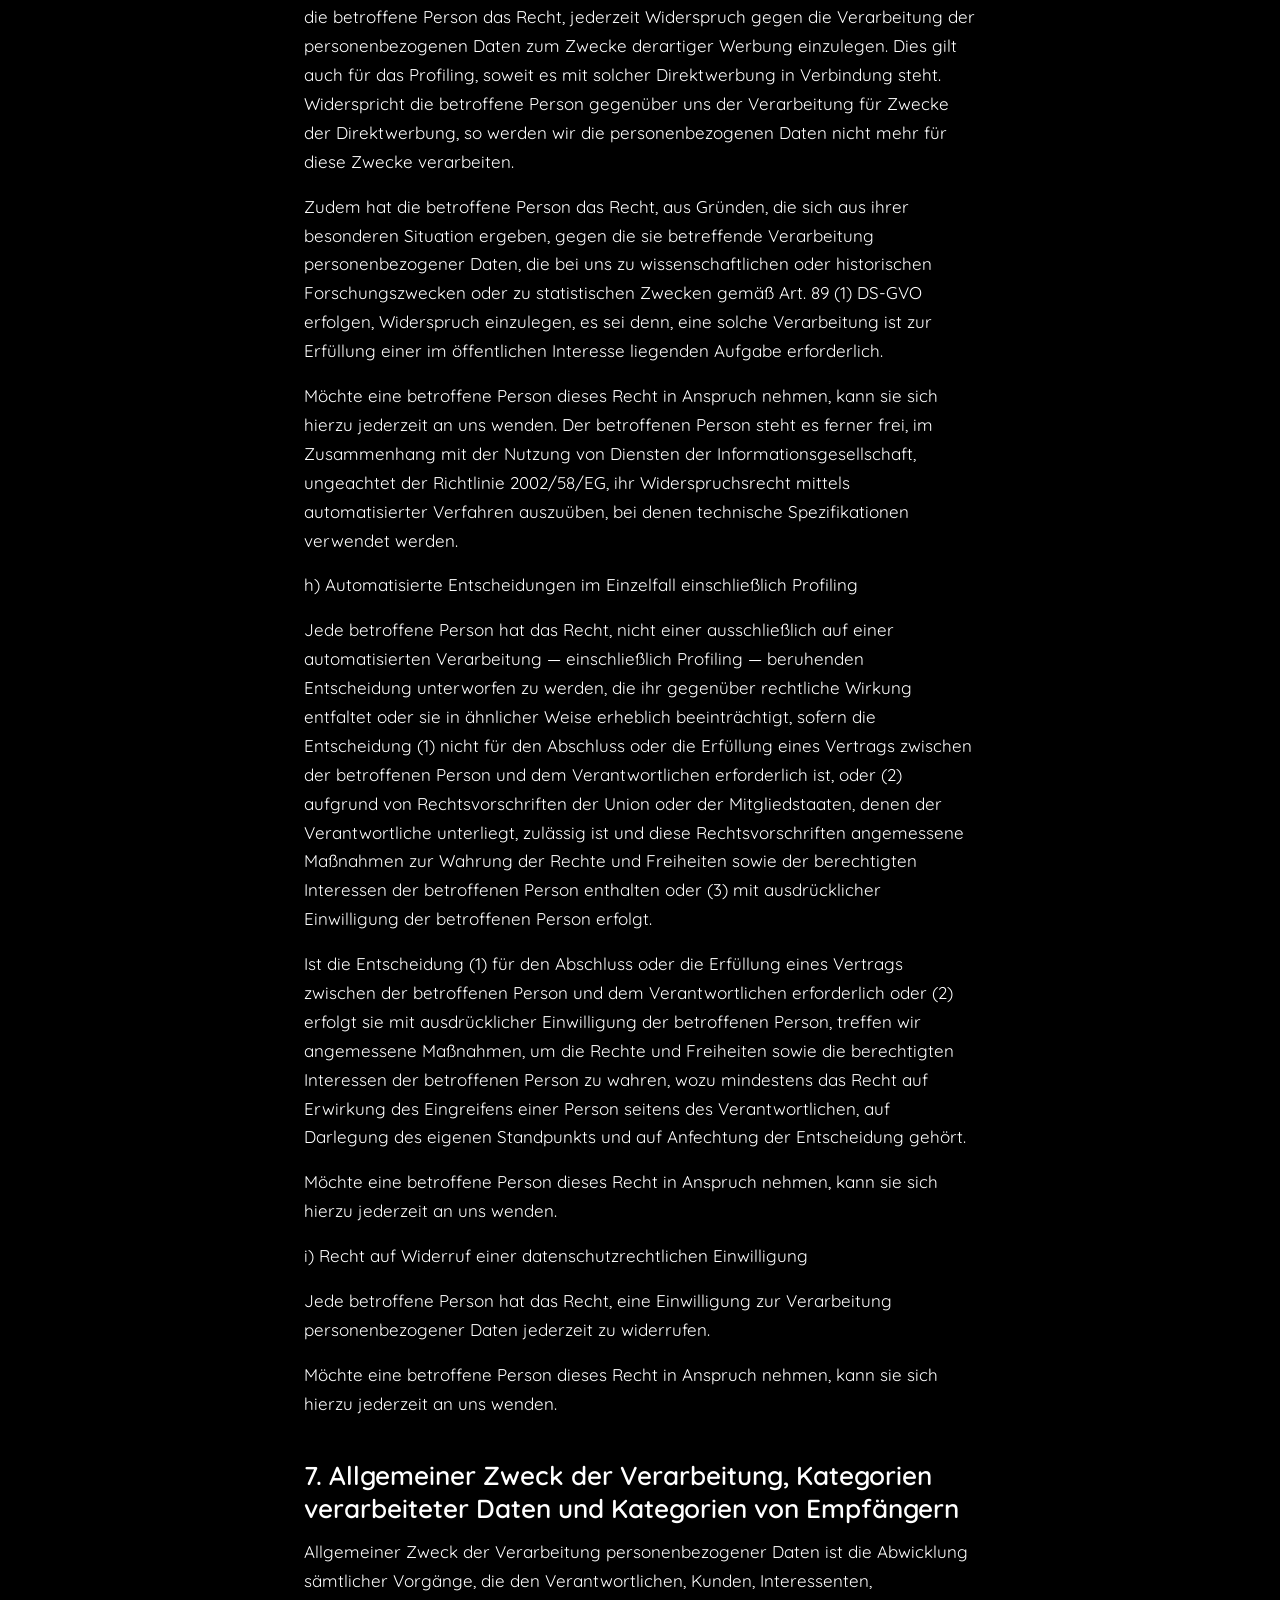
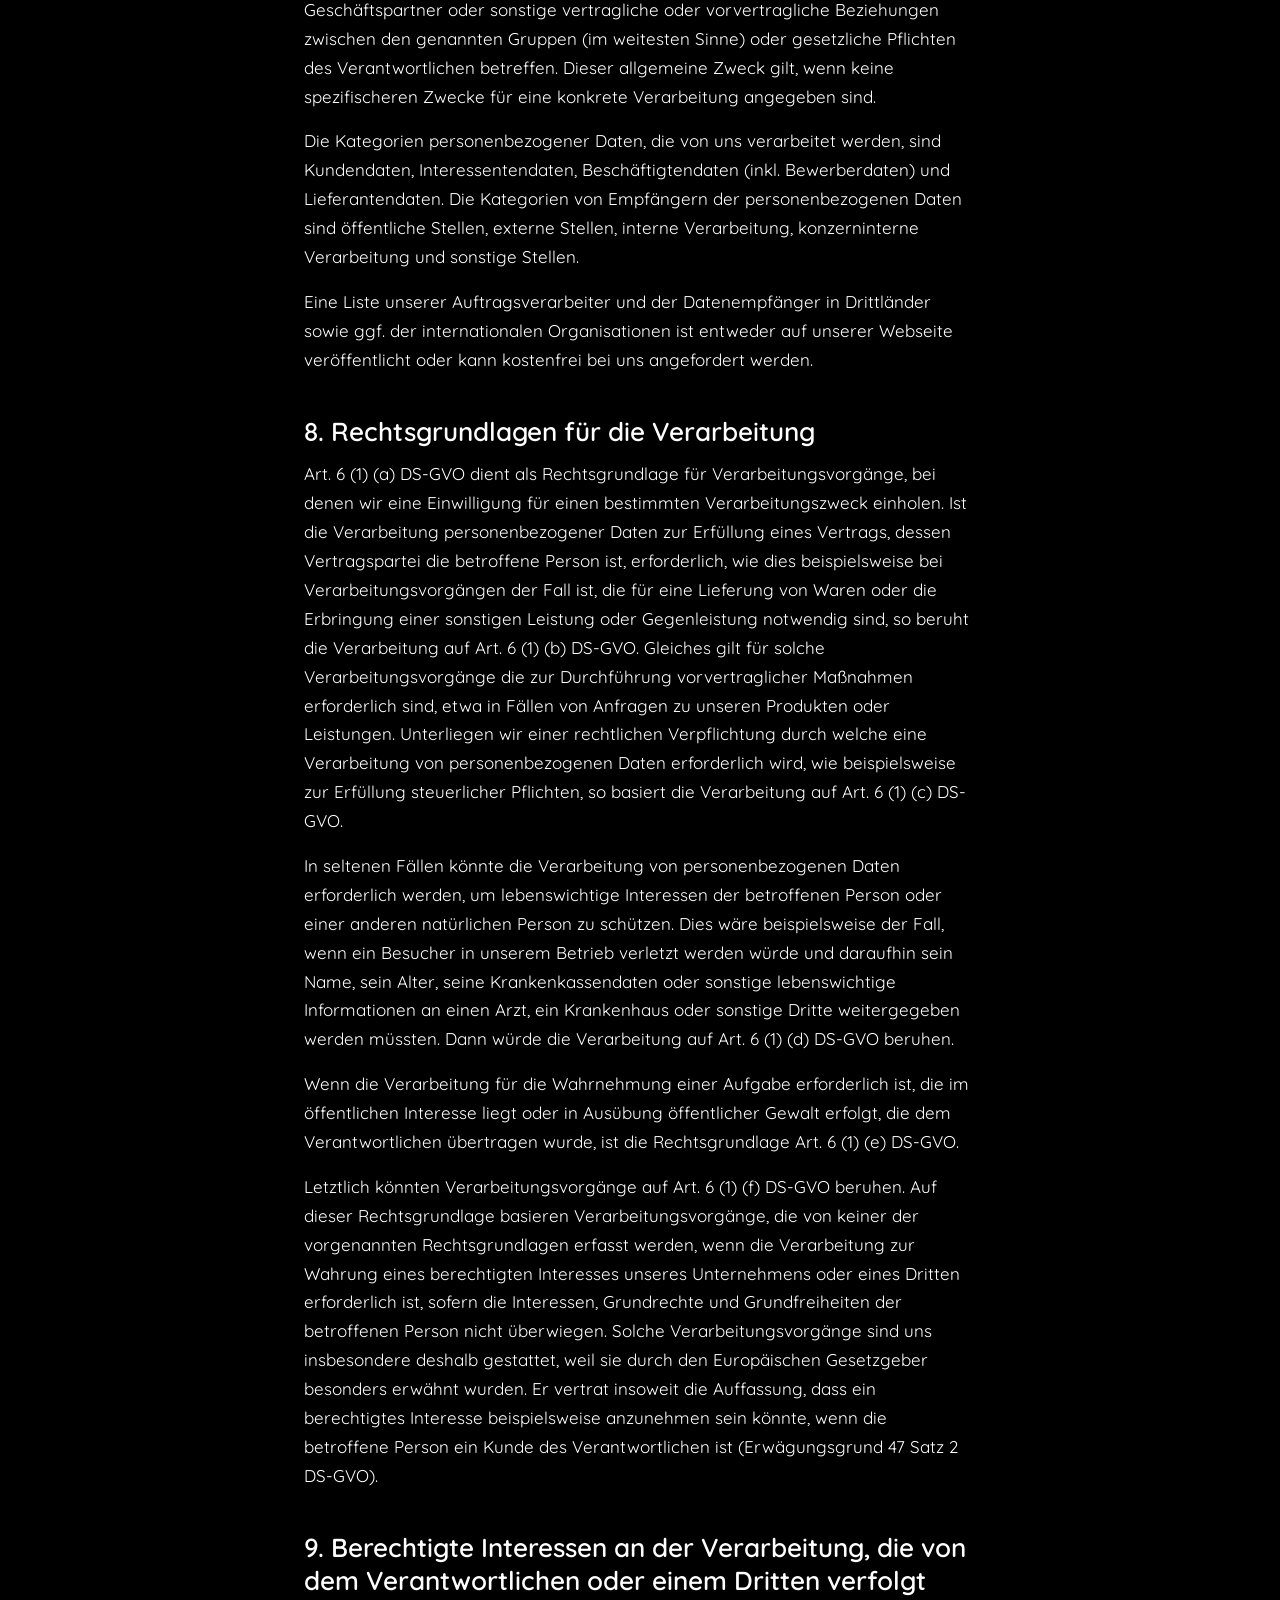
<file: de/datenschutzerklärung/index.html>
﻿<!DOCTYPE html>
<html lang="de">

<head>
    <meta charset="utf-8">
    <meta name="viewport" content="width=device-width, initial-scale=1">
    <title>Datenschutzerklärung</title>
    <meta name="color-scheme" content="dark">
    <style>
        @font-face {
            font-family: "Quicksand";
            src: url("../../assets/Quicksand-VariableFont_wght.ttf") format("truetype");
            font-weight: 300 700;
            font-style: normal;
            font-display: swap;
        }

        :root {
            --bg: #000;
            --fg: #fff;
            --pad: clamp(1.25rem, 5vw, 3rem);
        }

        *,
        *::before,
        *::after {
            box-sizing: border-box;
        }

        html {
            -webkit-text-size-adjust: 100%;
        }

        body {
            margin: 0;
            background: var(--bg);
            color: var(--fg);
            font-family: "Quicksand", system-ui, -apple-system, "Segoe UI", sans-serif;
            font-weight: 400;
            font-size: 1.0625rem;
            line-height: 1.7;
        }

        a {
            color: var(--fg);
        }

        .page-header {
            display: flex;
            align-items: center;
            justify-content: space-between;
            gap: 1.5rem;
            margin-bottom: clamp(2rem, 6vw, 3.5rem);
        }

        a:focus-visible {
            outline: 2px solid var(--fg);
            outline-offset: 4px;
        }

        .logo-link {
            display: inline-block;
            line-height: 0;
        }

        .logo {
            height: 2rem;
            width: auto;
            max-width: 100%;
        }

        .language-switch {
            margin: 0;
        }

        .language-switch a {
            text-decoration: none;
        }

        main {
            max-width: 48rem;
            margin: 0 auto;
            padding: clamp(2rem, 8vw, 5rem) var(--pad) clamp(3rem, 10vw, 6rem);
        }

        h1 {
            margin: 0 0 clamp(2rem, 6vw, 4rem);
            font-size: clamp(2.5rem, 10vw, 5.5rem);
            font-weight: 700;
            line-height: 1.05;
            letter-spacing: -0.02em;
            overflow-wrap: break-word;
        }

        section+section {
            margin-top: 2.5rem;
        }

        h2 {
            margin: 0 0 0.75rem;
            font-size: clamp(1.25rem, 4vw, 1.625rem);
            font-weight: 600;
            line-height: 1.3;
        }

        p {
            margin: 0 0 1rem;
        }

        p:last-child {
            margin-bottom: 0;
        }
    </style>
</head>

<body>
    <main>
        <header class="page-header">
            <a class="logo-link" href="/" aria-label="Startseite">
                <img class="logo" src="../../assets/glidecom_logo_text.svg" alt="Glidecom">
            </a>
            <p class="language-switch"><a href="/privacy-policy/" aria-label="Switch to English">EN</a></p>
        </header>

        <h1>Datenschutzerklärung</h1>
        <section>
        <p>Es freut uns sehr, dass Sie sich für unsere Organisation interessieren. Der Schutz Ihrer personenbezogenen Daten ist unserer Geschäftsleitung besonders wichtig. Sie können unsere Webseiten nutzen, ohne uns dabei personenbezogene Daten preiszugeben. Sofern Sie jedoch speziellere Dienste über unsere Webseiten, andere Internetauftritte, Applikationen und Social Media Seiten von uns eingeschlossen, in Anspruch nehmen möchten, müssen wir gegebenenfalls Ihre personenbezogenen Daten verarbeiten. Sofern wir Daten über Sie verarbeiten möchten und wir uns auf keine andere Rechtsgrundlage berufen können, fragen wir Sie immer zuerst nach Ihrer Einwilligung (z.B. über einem Cookie-Banner).</p>
        <p>Wir halten uns beim Umgang mit Ihren personenbezogenen Daten (wie Name, Adresse, E-Mail oder Telefonnummer) stets an die geltenden Datenschutzgesetze. Mit dieser Datenschutzerklärung informieren wir Sie darüber, welche Daten wir verarbeiten. Außerdem erfahren Sie in dieser Datenschutzerklärung, welche Betroffenenrechte Sie haben.</p>
        <p>Wir haben unterschiedliche technische und organisatorische Maßnahmen ergriffen, um Ihre Daten auf unseren Webseiten bestmöglich zu schützen. Trotzdem gibt es im Internet immer Risiken, und ein vollständiger Schutz ist nicht möglich. Deshalb können Sie uns Ihre personenbezogenen Daten auch auf anderen Wegen, zum Beispiel telefonisch, übermitteln, wenn Sie das vorziehen.</p>
        <p>Diese Datenschutzerklärung dient nicht nur zur Erfüllung der Pflichten aus der DS-GVO und zur Einhaltung des Rechts der Mitgliedstaaten der Europäischen Union (EU) und des Europäischen Wirtschaftsraums (EWR). Diese Datenschutzerklärung soll auch der Einhaltung der Rechtsvorschriften, wie etwa aus Großbritannien (UK-GDPR), Schweizer Bundesgesetz über den Datenschutz und Schweizer Datenschutzverordnung (DSG, DSV), California Consumer Privacy Act (CCPA/CPRA), Chinas Personal Information Protection Law (PIPL), Delaware Personal Data Privacy Act (DPDPA), Tennessee Information Protection Act (TIPA), Minnesota Consumer Data Privacy Act (MCDPA), Iowa Act Relating to Consumer Data Protection (ICDPA), Maryland Online Data Privacy Act (MODPA), Nebraska Data Privacy Act (NDPA), New Hampshire Consumer Data Privacy Law (SB255), New Jersey Data Privacy Law (SB332), South Carolina Consumer Privacy Bill (House Bill 4696) und anderer globaler Datenschutzvorschriften dienen und entsprechend interpretiert werden. Die nachstehende Datenschutzerklärung ist für jedes Land, jeden Staat oder Bundesstaat so auszulegen, dass die verwendeten Begrifflichkeiten und Rechtsgrundlagen, denen im jeweiligen Staat oder Bundesstaat genutzten Begriffen und Rechtsgrundlagen entsprechen.</p>
        <p>Aus Gründen der besseren Lesbarkeit wird auf unseren Webseiten, in Veröffentlichungen, in der Kommunikation und in unserer Datenschutzerklärung auf die gleichzeitige Verwendung der Sprachformen männlich, weiblich, divers und andere geschlechtliche Identitäten (m/w/d/andere) verzichtet. Alle verwendeten Formulierungen gelten gleichermaßen für alle Geschlechter.</p>
        <p>Für Verbesserungsvorschläge hinsichtlich der Texte in dieser Datenschutzerklärung, oder wenn Sie einen Externen Datenschutzbeauftragten benötigen, wenden Sie sich bitte an den Urheber der Texte: <a href="https://www.linkedin.com/in/heikomaniero/">Prof. Dr. h.c. Heiko Jonny Maniero, LL.B., LL.M. mult., M.L.E.</a>.</p>
        </section>
        <section>
        <h2>1. Definitionen</h2>
        <p>In unserer Datenschutzerklärung verwenden wir spezielle Begriffe aus verschiedenen Datenschutzgesetzen. Wir möchten, dass unsere Erklärung leicht verständlich ist, und erklären deshalb vorab diese Begrifflichkeiten.</p>
        <p>Nachstehende Definitionen sind gegebenenfalls anhand der Rechtsprechung des Gerichts der Europäischen Union (EuG), des Europäischen Gerichtshofs (EuGH), des Schweizerischen Bundesgerichts (BGE), des Supreme Court of the United Kingdom (UKSC) oder anhand von nationalen Datenschutzgesetzen oder nationaler Rechtsprechung eines Staates oder Bundesstaates, inklusive aber nicht limitiert auf Kalifornien, inklusive Richterrecht, auch unter Common Law, auszulegen oder zu erweitern, wenn dies für die Rechtsanwendung im Einzelfall erforderlich ist.</p>
        <p>Wir verwenden in dieser Datenschutzerklärung unter anderem die folgenden Begriffe:</p>
        <p>a) personenbezogene Daten</p>
        <p>Personenbezogene Daten sind alle Informationen, die sich auf eine identifizierte oder identifizierbare natürliche Person (im Folgenden gegebenenfalls „betroffene Person“) beziehen. Als identifizierbar wird eine natürliche Person angesehen, die direkt oder indirekt, insbesondere mittels Zuordnung zu einer Kennung wie einem Namen, zu einer Kennnummer, zu Standortdaten, zu einer Online-Kennung oder zu einem oder mehreren besonderen Merkmalen, die Ausdruck der physischen, physiologischen, genetischen, psychischen, wirtschaftlichen, kulturellen oder sozialen Identität dieser natürlichen Person sind, identifiziert werden kann, oder die aufgrund von nationalen Datenschutzgesetzen oder der nationalen Rechtsprechung eines Staates oder Bundesstaates, inklusive Richterrecht, auch unter Common Law, als solche angesehen werden müssen.</p>
        <p>b) betroffene Person</p>
        <p>Betroffene Person ist jede identifizierte oder identifizierbare natürliche Person, deren personenbezogene Daten von dem Verantwortlichen, einem Auftragsverarbeiter, einer internationalen Organisation oder einem anderen Datenempfänger verarbeitet werden, und Personen die aufgrund von nationalen Datenschutzgesetzen oder der nationalen Rechtsprechung eines Staates oder Bundesstaates, inklusive Richterrecht, auch unter Common Law, als solche angesehen werden müssen.</p>
        <p>c) Verarbeitung</p>
        <p>Verarbeitung ist jeder mit oder ohne Hilfe automatisierter Verfahren ausgeführte Vorgang oder jede solche Vorgangsreihe im Zusammenhang mit personenbezogenen Daten wie das Erheben, das Erfassen, die Organisation, das Ordnen, die Speicherung, die Anpassung oder Veränderung, das Auslesen, das Abfragen, die Verwendung, die Offenlegung durch Übermittlung, Verbreitung oder eine andere Form der Bereitstellung, der Abgleich oder die Verknüpfung, die Einschränkung, das Löschen oder die Vernichtung.</p>
        <p>d) Einschränkung der Verarbeitung</p>
        <p>Einschränkung der Verarbeitung ist die Markierung gespeicherter personenbezogener Daten mit dem Ziel, ihre künftige Verarbeitung einzuschränken.</p>
        <p>e) Profiling</p>
        <p>Profiling ist jede Art der automatisierten Verarbeitung personenbezogener Daten, die darin besteht, dass die personenbezogenen Daten verwendet werden, um bestimmte persönliche Aspekte, die sich auf eine natürliche Person beziehen, zu bewerten, insbesondere, um Aspekte bezüglich Arbeitsleistung, wirtschaftlicher Lage, Gesundheit, persönlicher Vorlieben, Interessen, Zuverlässigkeit, Verhalten, Aufenthaltsort oder Ortswechsel der natürlichen Person zu analysieren oder vorherzusagen.</p>
        <p>f) Pseudonymisierung</p>
        <p>Pseudonymisierung ist die Verarbeitung personenbezogener Daten in einer Weise, auf welche die personenbezogenen Daten ohne Hinzuziehung zusätzlicher Informationen nicht mehr einer spezifischen betroffenen Person zugeordnet werden können, sofern diese zusätzlichen Informationen gesondert aufbewahrt werden und technischen und organisatorischen Maßnahmen unterliegen, die gewährleisten, dass die personenbezogenen Daten nicht einer identifizierten oder identifizierbaren natürlichen Person zugewiesen werden.</p>
        <p>g) Verantwortlicher</p>
        <p>Verantwortlicher ist die natürliche oder juristische Person, Behörde, Einrichtung oder andere Stelle, die allein oder gemeinsam mit anderen über die Zwecke und Mittel der Verarbeitung von personenbezogenen Daten entscheidet. Sind die Zwecke und Mittel der Verarbeitung durch das Unionsrecht oder das Recht der Mitgliedstaaten vorgegeben, so kann der Verantwortliche beziehungsweise können die bestimmten Kriterien seiner Benennung nach dem Unionsrecht oder dem Recht der Mitgliedstaaten vorgesehen werden.</p>
        <p>h) Auftragsverarbeiter</p>
        <p>Auftragsverarbeiter ist eine natürliche oder juristische Person, Behörde, Einrichtung oder andere Stelle, die personenbezogene Daten im Auftrag des Verantwortlichen verarbeitet.</p>
        <p>i) Empfänger</p>
        <p>Empfänger ist eine natürliche oder juristische Person, Behörde, Einrichtung oder andere Stelle, der personenbezogene Daten offengelegt werden, unabhängig davon, ob es sich bei ihr um einen Dritten handelt oder nicht. Behörden, die im Rahmen eines bestimmten Untersuchungsauftrags nach dem Unionsrecht oder dem Recht der Mitgliedstaaten möglicherweise personenbezogene Daten erhalten, gelten jedoch nicht als Empfänger.</p>
        <p>j) Dritter</p>
        <p>Dritter ist eine natürliche oder juristische Person, Behörde, Einrichtung oder andere Stelle außer der betroffenen Person, dem Verantwortlichen, dem Auftragsverarbeiter und den Personen, die unter der unmittelbaren Verantwortung des Verantwortlichen oder des Auftragsverarbeiters befugt sind, die personenbezogenen Daten zu verarbeiten.</p>
        <p>k) Einwilligung</p>
        <p>Einwilligung ist jede von der betroffenen Person freiwillig für den bestimmten Fall in informierter Weise und unmissverständlich abgegebene Willensbekundung in Form einer Erklärung oder einer sonstigen eindeutigen bestätigenden Handlung, mit der die betroffene Person zu verstehen gibt, dass sie mit der Verarbeitung der sie betreffenden personenbezogenen Daten einverstanden ist.</p>
        </section>
        <section>
        <h2>2. Name und Anschrift des Verantwortlichen</h2>
        <p>Verantwortlicher im Sinne der Datenschutz-Grundverordnung, sonstiger in den Mitgliedstaaten der Europäischen Union und im Europäischen Wirtschaftsraum geltenden Datenschutzgesetze, der britischen Datenschutzgesetze, der Schweizer Datenschutzgesetze (DSG, DSV), der kalifornischen Datenschutzgesetze (CCPA/CPRA), des chinesischen Datenschutzrechts (PIPL), sowie internationaler Gesetze und anderer Bestimmungen mit datenschutzrechtlichem Charakter ist:</p>
        <p>Finn Redmann</p>
        <p>Franz-Stimming-Weg 15</p>
        <p>10318 Berlin</p>
        <p>Tel.: 01575 9659360</p>
        <p>E-Mail: finndev.contact@gmail.com</p>
        <p>Website: www.glidecom.app</p>
        </section>
        <section>
        <h2>3. Erfassung von allgemeinen Daten und Informationen</h2>
        <p>Unsere Webseiten erfassen mit jedem Aufruf der Webseiten durch eine betroffene Person oder ein automatisiertes System eine Reihe von allgemeinen Daten und Informationen. Diese allgemeinen Daten und Informationen werden in den Logfiles des jeweiligen Servers gespeichert. Erfasst werden können unter anderem die (1) verwendeten Browsertypen und Versionen, (2) das vom zugreifenden System verwendete Betriebssystem, (3) die Webseite, von welcher ein zugreifendes System auf unsere Webseiten gelangt (sogenannte Referrer), (4) die Unterwebseiten, welche über ein zugreifendes System auf unseren Webseiten angesteuert werden, (5) das Datum und die Uhrzeit eines Zugriffs auf die Webseite, (6) eine Internet-Protokoll-Adresse (IP-Adresse), (7) der Internet-Service-Provider des zugreifenden Systems und (8) sonstige ähnliche Daten und Informationen, die der Gefahrenabwehr im Falle von Angriffen auf unsere informationstechnologischen Systeme dienen.</p>
        <p>Bei der Nutzung dieser allgemeinen Daten und Informationen ziehen wir keine Rückschlüsse auf die betroffene Person. Diese Informationen werden vielmehr benötigt, um (1) die Inhalte unserer Webseiten korrekt auszuliefern, (2) die Inhalte unserer Webseiten sowie die Werbung für diese zu optimieren, (3) die dauerhafte Funktionsfähigkeit unserer informationstechnologischen Systeme und der Technik unserer Webseiten zu gewährleisten sowie (4) um Strafverfolgungsbehörden im Falle eines Cyberangriffes die zur Strafverfolgung notwendigen Informationen bereitzustellen. Diese anonym erhobenen Daten und Informationen werden durch uns daher einerseits statistisch und ferner mit dem Ziel ausgewertet, den Datenschutz und die Datensicherheit in unserem Unternehmen zu erhöhen, um letztlich ein optimales Schutzniveau für die von uns verarbeiteten personenbezogenen Daten sicherzustellen. Die Daten der Server-Logfiles werden getrennt von allen durch eine betroffene Person angegebenen personenbezogenen Daten gespeichert.</p>
        <p>Zweck der Verarbeitung ist die Gefahrenabwehr und die Gewährleistung der IT-Sicherheit, sowie die vorerwähnten Zwecke. Rechtsgrundlage ist Art. 6 (1) (f) DS-GVO. Unser berechtigtes Interesse ist insbesondere der Schutz unserer informationstechnologischen Systeme. Die Löschung der Logfiles erfolgt, nachdem die angegebenen Zwecke erreicht wurden.</p>
        </section>
        <section>
        <h2>4. Kontaktmöglichkeit über die Webseite und andere Datenübermittlungen und Ihre Einwilligung</h2>
        <p>Unsere Webseiten enthalten Angaben, die eine schnelle elektronische Kontaktaufnahme zu unserem Unternehmen sowie eine unmittelbare Kommunikation mit uns ermöglichen, was ebenfalls eine allgemeine Adresse der sogenannten elektronischen Post (E-Mail-Adresse) und ggf. eine Telefonnummer umfasst. Sofern eine betroffene Person per E-Mail, über ein Kontaktformular, über ein Eingabeformular oder anderweitig mit uns Kontakt aufnimmt, werden die von der betroffenen Person übermittelten personenbezogenen Daten automatisch gespeichert. Solche auf freiwilliger Basis von einer betroffenen Person an uns übermittelten personenbezogenen Daten werden für Zwecke der Bearbeitung oder der Kontaktaufnahme zur betroffenen Person verarbeitet.</p>
        <p>Für die Übermittlung, Speicherung und Verarbeitung Ihrer Kontaktdaten und Anfragen und die Kontaktaufnahme holen wir Ihre Einwilligung nach Art. 6 (1) (a) DS-GVO und Art. 49 (1) (1) (a) DS-GVO wie folgt ein:</p>
        <p><strong>Mit der Übermittlung Ihrer personenbezogenen Daten willigen Sie freiwillig in die Verarbeitung Ihrer eingegebenen oder übermittelten personenbezogenen Daten zu Zwecken der Bearbeitung der Anfrage und in die Kontaktaufnahme ein. Indem Sie Ihre Daten an uns übermitteln, erteilen Sie auch freiwillig eine ausdrückliche Einwilligung gem. Art. 49 (1) (1) (a) DS-GVO in Datenübermittlungen an Drittländer zu den und durch die in dieser Datenschutzerklärung genannten Unternehmen und die genannten Zwecke, insbesondere für solche Übermittlungen an Drittländer für die ein oder kein Angemessenheitsbeschluss der EU/EWR vorliegt sowie an Unternehmen oder sonstige Stellen, die einem bestehenden Angemessenheitsbeschluss nicht aufgrund einer Selbstzertifizierung oder anderer Beitrittskriterien unterfallen, und in denen oder für die erhebliche Risiken und keine geeigneten Garantien für den Schutz Ihrer personenbezogenen Daten bestehen (z.B. wegen § 702 FISA, Executive Order EO12333 und dem CloudAct in den USA). Bei Abgabe Ihrer freiwilligen und ausdrücklichen Einwilligung war Ihnen bekannt, dass in Drittländern unter Umständen kein angemessenes Datenschutzniveau gegeben ist und das Ihre Betroffenenrechte gegebenenfalls nicht durchgesetzt werden können. Sie können Ihre datenschutzrechtliche Einwilligung jederzeit mit Wirkung für die Zukunft widerrufen. Durch den Widerruf der Einwilligung wird die Rechtmäßigkeit der aufgrund der Einwilligung bis zum Widerruf erfolgten Verarbeitung nicht berührt. Mit einer einzelnen Handlung (der Eingabe und Übermittlung), erteilen Sie mehrere Einwilligungen. Dabei handelt es sich sowohl um Einwilligungen nach dem EU/EWR-Datenschutzrecht als auch um die des CCPA/CPRA, ePrivacy und Telemedienrechts, und anderer internationaler Rechtsvorschriften, die unter anderem als Rechtsgrundlage für eine geplante weitere Verarbeitung Ihrer personenbezogenen Daten erforderlich sind. Mit Ihrer Handlung bestätigen Sie ebenfalls, diese Datenschutzerklärung gelesen und zur Kenntnis genommen zu haben.</strong></p>
        </section>
        <section>
        <h2>5. Routinemäßige Löschung und Einschränkung von personenbezogenen Daten</h2>
        <p>Wir verarbeiten und speichern personenbezogene Daten für den Zeitraum, der zur Erreichung des Zwecks der Verarbeitung erforderlich ist oder sofern dies durch den Europäischen Richtlinien- und Verordnungsgeber oder einen anderen Gesetzgeber in Gesetzen oder Vorschriften, welchen wir unterliegen, vorgesehen wurde, oder solange eine Rechtsgrundlage für die Verarbeitung besteht.</p>
        <p>Entfällt der Zweck der Verarbeitung oder läuft eine vom Europäischen Richtlinien- und Verordnungsgeber oder einem anderen zuständigen Gesetzgeber vorgeschriebene Speicherfrist ab, oder entfällt die Rechtsgrundlage für die Verarbeitung, werden die personenbezogenen Daten routinemäßig und entsprechend den gesetzlichen Vorschriften eingeschränkt oder gelöscht.</p>
        </section>
        <section>
        <h2>6. Rechte der betroffenen Person nach der DS-GVO</h2>
        <p>a) Recht auf Bestätigung</p>
        <p>Jede betroffene Person hat das Recht, von dem Verantwortlichen eine Bestätigung darüber zu verlangen, ob sie betreffende personenbezogene Daten verarbeitet werden.</p>
        <p>Möchte eine betroffene Person dieses Recht in Anspruch nehmen, kann sie sich hierzu jederzeit an uns wenden.</p>
        <p>b) Recht auf Auskunft</p>
        <p>Jede betroffene Person hat das Recht, jederzeit von dem Verantwortlichen unentgeltliche Auskunft über die zu seiner Person gespeicherten personenbezogenen Daten und eine Kopie dieser Daten zu erhalten. Ferner hat der Europäische Richtlinien- und Verordnungsgeber der betroffenen Person Auskunft über folgende Informationen zugestanden:</p>
        <p>•	die Verarbeitungszwecke,</p>
        <p>•	die Kategorien personenbezogener Daten, die verarbeitet werden,</p>
        <p>•	die Empfänger oder Kategorien von Empfängern, gegenüber denen die personenbezogenen Daten offengelegt worden sind oder noch offengelegt werden, insbesondere bei Empfängern in Drittländern oder bei internationalen Organisationen,</p>
        <p>•	falls möglich die geplante Dauer, für die die personenbezogenen Daten gespeichert werden, oder, falls dies nicht möglich ist, die Kriterien für die Festlegung dieser Dauer,</p>
        <p>•	das Bestehen eines Rechts auf Berichtigung oder Löschung der sie betreffenden personenbezogenen Daten oder auf Einschränkung der Verarbeitung durch den Verantwortlichen oder eines Widerspruchsrechts gegen diese Verarbeitung,</p>
        <p>•	das Bestehen eines Beschwerderechts bei einer Aufsichtsbehörde,</p>
        <p>•	wenn die personenbezogenen Daten nicht bei der betroffenen Person erhoben werden: Alle verfügbaren Informationen über die Herkunft der Daten,</p>
        <p>•	das Bestehen einer automatisierten Entscheidungsfindung einschließlich Profiling gemäß Art. 22 (1) und (4) DS-GVO und — zumindest in diesen Fällen — aussagekräftige Informationen über die involvierte Logik sowie die Tragweite und die angestrebten Auswirkungen einer derartigen Verarbeitung für die betroffene Person.</p>
        <p>Ferner steht der betroffenen Person ein Auskunftsrecht darüber zu, ob personenbezogene Daten an ein Drittland oder an eine internationale Organisation übermittelt wurden. Sofern dies der Fall ist, so steht der betroffenen Person im Übrigen das Recht zu, Auskunft über die geeigneten Garantien im Zusammenhang mit der Übermittlung zu erhalten.</p>
        <p>Möchte eine betroffene Person dieses Recht in Anspruch nehmen, kann sie sich hierzu jederzeit an uns wenden.</p>
        <p>c) Recht auf Berichtigung</p>
        <p>Jede betroffene Person hat das Recht, die unverzügliche Berichtigung sie betreffender unrichtiger personenbezogener Daten zu verlangen. Ferner steht der betroffenen Person das Recht zu, unter Berücksichtigung der Zwecke der Verarbeitung, die Vervollständigung unvollständiger personenbezogener Daten — auch mittels einer ergänzenden Erklärung — zu verlangen.</p>
        <p>Möchte eine betroffene Person dieses Recht in Anspruch nehmen, kann sie sich hierzu jederzeit an uns wenden.</p>
        <p>d) Recht auf Löschung (Recht auf Vergessen werden)</p>
        <p>Jede betroffene Person hat das Recht, von dem Verantwortlichen zu verlangen, dass die sie betreffenden personenbezogenen Daten unverzüglich gelöscht werden, sofern einer der folgenden Gründe zutrifft und soweit die Verarbeitung nicht erforderlich ist:</p>
        <p>•	Die personenbezogenen Daten wurden für solche Zwecke erhoben oder auf sonstige Weise verarbeitet, für welche sie nicht mehr notwendig sind.</p>
        <p>•	Die betroffene Person widerruft ihre Einwilligung, auf die sich die Verarbeitung gemäß Art. 6 (1) (a) DS-GVO oder Art. 9 (2) (a) DS-GVO stützte, und es fehlt an einer anderweitigen Rechtsgrundlage für die Verarbeitung.</p>
        <p>•	Die betroffene Person legt gemäß Art. 21 (1) DS-GVO Widerspruch gegen die Verarbeitung ein, und es liegen keine vorrangigen berechtigten Gründe für die Verarbeitung vor, oder die betroffene Person legt gemäß Art. 21 (2) DS-GVO Widerspruch gegen die Verarbeitung ein.</p>
        <p>•	Die personenbezogenen Daten wurden unrechtmäßig verarbeitet.</p>
        <p>•	Die Löschung der personenbezogenen Daten ist zur Erfüllung einer rechtlichen Verpflichtung nach dem Unionsrecht oder dem Recht der Mitgliedstaaten erforderlich, dem der Verantwortliche unterliegt.</p>
        <p>•	Die personenbezogenen Daten wurden in Bezug auf angebotene Dienste der Informationsgesellschaft gemäß Art. 8 (1) DS-GVO erhoben.</p>
        <p>Sofern einer der oben genannten Gründe zutrifft und eine betroffene Person die Löschung von personenbezogenen Daten, die bei uns gespeichert sind, veranlassen möchte, kann sie sich hierzu jederzeit an uns wenden.</p>
        <p>Wurden die personenbezogenen Daten von uns öffentlich gemacht und ist unsere Organisation als Verantwortlicher gemäß Art. 17 (1) DS-GVO zur Löschung der personenbezogenen Daten verpflichtet, so treffen wir unter Berücksichtigung der verfügbaren Technologie und der Implementierungskosten angemessene Maßnahmen, auch technischer Art, um andere Verantwortliche, welche die veröffentlichten personenbezogenen Daten verarbeiten, darüber in Kenntnis zu setzen, dass die betroffene Person von diesen anderen Verantwortlichen die Löschung sämtlicher Links zu diesen personenbezogenen Daten oder von Kopien oder Replikationen dieser personenbezogenen Daten verlangt hat, soweit die Verarbeitung nicht erforderlich ist.</p>
        <p>e) Recht auf Einschränkung der Verarbeitung</p>
        <p>Jede betroffene Person hat das Recht, von dem Verantwortlichen die Einschränkung der Verarbeitung zu verlangen, wenn eine der folgenden Voraussetzungen gegeben ist:</p>
        <p>•	Die Richtigkeit der personenbezogenen Daten wird von der betroffenen Person bestritten, und zwar für eine Dauer, die es dem Verantwortlichen ermöglicht, die Richtigkeit der personenbezogenen Daten zu überprüfen.</p>
        <p>•	Die Verarbeitung ist unrechtmäßig, die betroffene Person lehnt die Löschung der personenbezogenen Daten ab und verlangt stattdessen die Einschränkung der Nutzung der personenbezogenen Daten.</p>
        <p>•	Der Verantwortliche benötigt die personenbezogenen Daten für die Zwecke der Verarbeitung nicht länger, die betroffene Person benötigt sie jedoch zur Geltendmachung, Ausübung oder Verteidigung von Rechtsansprüchen.</p>
        <p>•	Die betroffene Person hat Widerspruch gegen die Verarbeitung gem. Art. 21 (1) DS-GVO eingelegt und es steht noch nicht fest, ob die berechtigten Gründe des Verantwortlichen gegenüber denen der betroffenen Person überwiegen.</p>
        <p>Sofern eine der oben genannten Voraussetzungen gegeben ist und eine betroffene Person die Einschränkung von personenbezogenen Daten, die bei uns gespeichert sind, verlangen möchte, kann sie sich hierzu jederzeit an uns wenden.</p>
        <p>f) Recht auf Datenübertragbarkeit</p>
        <p>Jede betroffene Person hat das Recht, die sie betreffenden personenbezogenen Daten, welche durch die betroffene Person einem Verantwortlichen bereitgestellt wurden, in einem strukturierten, gängigen und maschinenlesbaren Format zu erhalten. Sie hat außerdem das Recht, diese Daten einem anderen Verantwortlichen ohne Behinderung durch den Verantwortlichen, dem die personenbezogenen Daten bereitgestellt wurden, zu übermitteln, sofern die Verarbeitung auf der Einwilligung gemäß Art. 6 (1) (a) DS-GVO oder Art. 9 (2) (a) DS-GVO oder auf einem Vertrag gemäß Art. 6 (1) (b) DS-GVO beruht und die Verarbeitung mithilfe automatisierter Verfahren erfolgt, sofern die Verarbeitung nicht für die Wahrnehmung einer Aufgabe erforderlich ist, die im öffentlichen Interesse liegt oder in Ausübung öffentlicher Gewalt erfolgt, welche dem Verantwortlichen übertragen wurde.</p>
        <p>Ferner hat die betroffene Person bei der Ausübung ihres Rechts auf Datenübertragbarkeit gemäß Art. 20 (1) DS-GVO das Recht, zu erwirken, dass die personenbezogenen Daten direkt von einem Verantwortlichen an einen anderen Verantwortlichen übermittelt werden, soweit dies technisch machbar ist und sofern hiervon nicht die Rechte und Freiheiten anderer Personen beeinträchtigt werden.</p>
        <p>Möchte eine betroffene Person dieses Recht in Anspruch nehmen, kann sie sich hierzu jederzeit an uns wenden.</p>
        <p>g) Recht auf Widerspruch</p>
        <p>Jede betroffene Person hat das Recht, aus Gründen, die sich aus ihrer besonderen Situation ergeben, jederzeit gegen die Verarbeitung sie betreffender personenbezogener Daten, die aufgrund von Art. 6 (1) (e) oder (f) DS-GVO erfolgt, Widerspruch einzulegen. Dies gilt auch für ein auf diese Bestimmungen gestütztes Profiling.</p>
        <p>Wir verarbeiten die personenbezogenen Daten im Falle des Widerspruchs nicht mehr, es sei denn, wir können zwingende schutzwürdige Gründe für die Verarbeitung nachweisen, die den Interessen, Rechten und Freiheiten der betroffenen Person überwiegen, oder die Verarbeitung dient der Geltendmachung, Ausübung oder Verteidigung von Rechtsansprüchen.</p>
        <p>Verarbeiten wir personenbezogene Daten, um Direktwerbung zu betreiben, so hat die betroffene Person das Recht, jederzeit Widerspruch gegen die Verarbeitung der personenbezogenen Daten zum Zwecke derartiger Werbung einzulegen. Dies gilt auch für das Profiling, soweit es mit solcher Direktwerbung in Verbindung steht. Widerspricht die betroffene Person gegenüber uns der Verarbeitung für Zwecke der Direktwerbung, so werden wir die personenbezogenen Daten nicht mehr für diese Zwecke verarbeiten.</p>
        <p>Zudem hat die betroffene Person das Recht, aus Gründen, die sich aus ihrer besonderen Situation ergeben, gegen die sie betreffende Verarbeitung personenbezogener Daten, die bei uns zu wissenschaftlichen oder historischen Forschungszwecken oder zu statistischen Zwecken gemäß Art. 89 (1) DS-GVO erfolgen, Widerspruch einzulegen, es sei denn, eine solche Verarbeitung ist zur Erfüllung einer im öffentlichen Interesse liegenden Aufgabe erforderlich.</p>
        <p>Möchte eine betroffene Person dieses Recht in Anspruch nehmen, kann sie sich hierzu jederzeit an uns wenden. Der betroffenen Person steht es ferner frei, im Zusammenhang mit der Nutzung von Diensten der Informationsgesellschaft, ungeachtet der Richtlinie 2002/58/EG, ihr Widerspruchsrecht mittels automatisierter Verfahren auszuüben, bei denen technische Spezifikationen verwendet werden.</p>
        <p>h) Automatisierte Entscheidungen im Einzelfall einschließlich Profiling</p>
        <p>Jede betroffene Person hat das Recht, nicht einer ausschließlich auf einer automatisierten Verarbeitung — einschließlich Profiling — beruhenden Entscheidung unterworfen zu werden, die ihr gegenüber rechtliche Wirkung entfaltet oder sie in ähnlicher Weise erheblich beeinträchtigt, sofern die Entscheidung (1) nicht für den Abschluss oder die Erfüllung eines Vertrags zwischen der betroffenen Person und dem Verantwortlichen erforderlich ist, oder (2) aufgrund von Rechtsvorschriften der Union oder der Mitgliedstaaten, denen der Verantwortliche unterliegt, zulässig ist und diese Rechtsvorschriften angemessene Maßnahmen zur Wahrung der Rechte und Freiheiten sowie der berechtigten Interessen der betroffenen Person enthalten oder (3) mit ausdrücklicher Einwilligung der betroffenen Person erfolgt.</p>
        <p>Ist die Entscheidung (1) für den Abschluss oder die Erfüllung eines Vertrags zwischen der betroffenen Person und dem Verantwortlichen erforderlich oder (2) erfolgt sie mit ausdrücklicher Einwilligung der betroffenen Person, treffen wir angemessene Maßnahmen, um die Rechte und Freiheiten sowie die berechtigten Interessen der betroffenen Person zu wahren, wozu mindestens das Recht auf Erwirkung des Eingreifens einer Person seitens des Verantwortlichen, auf Darlegung des eigenen Standpunkts und auf Anfechtung der Entscheidung gehört.</p>
        <p>Möchte eine betroffene Person dieses Recht in Anspruch nehmen, kann sie sich hierzu jederzeit an uns wenden.</p>
        <p>i) Recht auf Widerruf einer datenschutzrechtlichen Einwilligung</p>
        <p>Jede betroffene Person hat das Recht, eine Einwilligung zur Verarbeitung personenbezogener Daten jederzeit zu widerrufen.</p>
        <p>Möchte eine betroffene Person dieses Recht in Anspruch nehmen, kann sie sich hierzu jederzeit an uns wenden.</p>
        </section>
        <section>
        <h2>7. Allgemeiner Zweck der Verarbeitung, Kategorien verarbeiteter Daten und Kategorien von Empfängern</h2>
        <p>Allgemeiner Zweck der Verarbeitung personenbezogener Daten ist die Abwicklung sämtlicher Vorgänge, die den Verantwortlichen, Kunden, Interessenten, Geschäftspartner oder sonstige vertragliche oder vorvertragliche Beziehungen zwischen den genannten Gruppen (im weitesten Sinne) oder gesetzliche Pflichten des Verantwortlichen betreffen. Dieser allgemeine Zweck gilt, wenn keine spezifischeren Zwecke für eine konkrete Verarbeitung angegeben sind.</p>
        <p>Die Kategorien personenbezogener Daten, die von uns verarbeitet werden, sind Kundendaten, Interessentendaten, Beschäftigtendaten (inkl. Bewerberdaten) und Lieferantendaten. Die Kategorien von Empfängern der personenbezogenen Daten sind öffentliche Stellen, externe Stellen, interne Verarbeitung, konzerninterne Verarbeitung und sonstige Stellen.</p>
        <p>Eine Liste unserer Auftragsverarbeiter und der Datenempfänger in Drittländer sowie ggf. der internationalen Organisationen ist entweder auf unserer Webseite veröffentlicht oder kann kostenfrei bei uns angefordert werden.</p>
        </section>
        <section>
        <h2>8. Rechtsgrundlagen für die Verarbeitung</h2>
        <p>Art. 6 (1) (a) DS-GVO dient als Rechtsgrundlage für Verarbeitungsvorgänge, bei denen wir eine Einwilligung für einen bestimmten Verarbeitungszweck einholen. Ist die Verarbeitung personenbezogener Daten zur Erfüllung eines Vertrags, dessen Vertragspartei die betroffene Person ist, erforderlich, wie dies beispielsweise bei Verarbeitungsvorgängen der Fall ist, die für eine Lieferung von Waren oder die Erbringung einer sonstigen Leistung oder Gegenleistung notwendig sind, so beruht die Verarbeitung auf Art. 6 (1) (b) DS-GVO. Gleiches gilt für solche Verarbeitungsvorgänge die zur Durchführung vorvertraglicher Maßnahmen erforderlich sind, etwa in Fällen von Anfragen zu unseren Produkten oder Leistungen. Unterliegen wir einer rechtlichen Verpflichtung durch welche eine Verarbeitung von personenbezogenen Daten erforderlich wird, wie beispielsweise zur Erfüllung steuerlicher Pflichten, so basiert die Verarbeitung auf Art. 6 (1) (c) DS-GVO.</p>
        <p>In seltenen Fällen könnte die Verarbeitung von personenbezogenen Daten erforderlich werden, um lebenswichtige Interessen der betroffenen Person oder einer anderen natürlichen Person zu schützen. Dies wäre beispielsweise der Fall, wenn ein Besucher in unserem Betrieb verletzt werden würde und daraufhin sein Name, sein Alter, seine Krankenkassendaten oder sonstige lebenswichtige Informationen an einen Arzt, ein Krankenhaus oder sonstige Dritte weitergegeben werden müssten. Dann würde die Verarbeitung auf Art. 6 (1) (d) DS-GVO beruhen.</p>
        <p>Wenn die Verarbeitung für die Wahrnehmung einer Aufgabe erforderlich ist, die im öffentlichen Interesse liegt oder in Ausübung öffentlicher Gewalt erfolgt, die dem Verantwortlichen übertragen wurde, ist die Rechtsgrundlage Art. 6 (1) (e) DS-GVO.</p>
        <p>Letztlich könnten Verarbeitungsvorgänge auf Art. 6 (1) (f) DS-GVO beruhen. Auf dieser Rechtsgrundlage basieren Verarbeitungsvorgänge, die von keiner der vorgenannten Rechtsgrundlagen erfasst werden, wenn die Verarbeitung zur Wahrung eines berechtigten Interesses unseres Unternehmens oder eines Dritten erforderlich ist, sofern die Interessen, Grundrechte und Grundfreiheiten der betroffenen Person nicht überwiegen. Solche Verarbeitungsvorgänge sind uns insbesondere deshalb gestattet, weil sie durch den Europäischen Gesetzgeber besonders erwähnt wurden. Er vertrat insoweit die Auffassung, dass ein berechtigtes Interesse beispielsweise anzunehmen sein könnte, wenn die betroffene Person ein Kunde des Verantwortlichen ist (Erwägungsgrund 47 Satz 2 DS-GVO).</p>
        </section>
        <section>
        <h2>9. Berechtigte Interessen an der Verarbeitung, die von dem Verantwortlichen oder einem Dritten verfolgt werden und Direktwerbung</h2>
        <p>Basiert die Verarbeitung personenbezogener Daten auf Art. 6 (1) (f) DS-GVO, und sind keine spezifischeren berechtigten Interessen angegeben, ist unser berechtigtes Interesse die Durchführung unserer Geschäftstätigkeit zugunsten des Wohlergehens unseres Personals und unserer Anteilseigner.</p>
        <p>Wir können Ihnen Direktwerbung über eigene Waren oder Dienstleistungen zusenden, die den von Ihnen angefragten, beauftragten oder erworbenen Waren oder Dienstleistungen ähnlich sind. Sie dürfen der Direktwerbung jederzeit widersprechen (z.B. per E-Mail). Dabei entstehen Ihnen keine anderen Kosten als die Übermittlungskosten nach den Basistarifen. Die Verarbeitung personenbezogener Daten zu Zwecken der Direktwerbung basiert auf Art. 6 (1) (f) DS-GVO. Berechtigtes Interesse ist die Direktwerbung.</p>
        <p>Bei unseren Nachrichten und Newslettern kann es sich zudem um Kommunikation zu Zwecken der Direktwerbung im Sinne von Art. 13 Abs. 2 der EU-Richtlinie 2002/58 (Datenschutzrichtlinie für elektronische Kommunikation) und dem aus der Richtlinie resultierendem nationalen Recht handeln, sofern wir Ihre elektronischen und sonstigen Kontaktinformationen im Zusammenhang mit dem Verkauf einer Dienstleistung oder eines Produkts erhalten haben, was die Erstellung eines kostenfreien Nutzerkontos einschließt, durch welches Ihnen unter anderem gestattet ist, auf kostenfreie Inhalte auf unseren Webseiten und auf Publikationen (Newsletter etc.) zuzugreifen, sofern wir mit der Direktwerbung ähnliche Produkte oder Dienstleistungen bewerben, sodass die Direktwerbung auch ohne Einwilligung zulässig ist (vgl. EuGH, Urt. v. 13.11.2025, Rs. C 654/23). Die Verwendung der Kontaktinformationen können Sie in solchen Fällen jederzeit gebührenfrei ablehnen.</p>
        </section>
        <section>
        <h2>10. Dauer, für die die personenbezogenen Daten gespeichert werden</h2>
        <p>Das Kriterium für die Dauer der Speicherung von personenbezogenen Daten ist die jeweilige gesetzliche Aufbewahrungsfrist. Sofern keine gesetzliche Aufbewahrungsfrist besteht, ist das Kriterium die vertragliche oder interne Aufbewahrungsfrist. Nach Ablauf der Frist werden die entsprechenden Daten routinemäßig gelöscht, sofern sie nicht mehr zur Vertragserfüllung oder Vertragsanbahnung erforderlich sind. Dies gilt insbesondere für alle Verarbeitungen, bei denen keine spezifischeren Kriterien festgelegt wurden.</p>
        </section>
        <section>
        <h2>11. Gesetzliche oder vertragliche Vorschriften zur Bereitstellung der personenbezogenen Daten; Erforderlichkeit für den Vertragsabschluss; Verpflichtung der betroffenen Person, die personenbezogenen Daten bereitzustellen; mögliche Folgen der Nichtbereitstellung</h2>
        <p>Wir klären Sie darüber auf, dass die Bereitstellung personenbezogener Daten zum Teil gesetzlich vorgeschrieben ist (z.B. Steuervorschriften) oder sich auch aus vertraglichen Regelungen (z.B. Angaben zum Vertragspartner) ergeben kann. Mitunter kann es zu einem Vertragsschluss erforderlich sein, dass eine betroffene Person uns personenbezogene Daten zur Verfügung stellt, die in der Folge durch uns verarbeitet werden müssen. Die betroffene Person ist beispielsweise verpflichtet uns personenbezogene Daten bereitzustellen, wenn unsere Organisation mit ihr einen Vertrag abschließt. Eine Nichtbereitstellung der personenbezogenen Daten hätte zur Folge, dass der Vertrag mit der betroffenen Person nicht geschlossen werden könnte. Vor einer Bereitstellung personenbezogener Daten durch die betroffene Person muss sie sich an uns wenden. Wir klären die betroffene Person einzelfallbezogen darüber auf, ob die Bereitstellung der personenbezogenen Daten gesetzlich oder vertraglich vorgeschrieben oder für den Vertragsabschluss erforderlich ist, ob eine Verpflichtung besteht, die personenbezogenen Daten bereitzustellen, und welche Folgen die Nichtbereitstellung der personenbezogenen Daten hätte.</p>
        </section>
        <section>
        <h2>12. Bestehen einer automatisierten Entscheidungsfindung</h2>
        <p>Als verantwortungsbewusstes Unternehmen verzichten wir normalerweise auf eine automatische Entscheidungsfindung oder ein Profiling. Falls wir in Ausnahmefällen eine automatische Entscheidungsfindung oder ein Profiling durchführen, informieren wir die betroffene Person entweder gesondert oder über einen Unterpunkt in unserer Datenschutzerklärung (hier auf unserer Webseite). In diesem Fall gilt folgendes:</p>
        <p>Zu einer automatisierten Entscheidungsfindung, einschließlich Profiling, kann es kommen, wenn dies (1) für den Abschluss oder die Erfüllung eines Vertrags zwischen der betroffenen Person und uns erforderlich ist, oder (2) dies aufgrund von Rechtsvorschriften der Union oder der Mitgliedstaaten, denen wir unterliegen, zulässig ist und diese Rechtsvorschriften angemessene Maßnahmen zur Wahrung der Rechte und Freiheiten sowie der berechtigten Interessen der betroffenen Person enthalten, oder (3) dies mit ausdrücklicher Einwilligung der betroffenen Person erfolgt.</p>
        <p>In den in Art. 22 (2) (a) und (c) DS-GVO genannten Fällen treffen wir angemessene Maßnahmen, um die Rechte und Freiheiten sowie die berechtigten Interessen der betroffenen Person zu wahren. Im diesen Fällen haben Sie das Recht auf Erwirkung des Eingreifens einer Person seitens des Verantwortlichen, auf Darlegung des eigenen Standpunkts und auf Anfechtung der Entscheidung.</p>
        <p>Aussagekräftige Informationen über die involvierte Logik sowie die Tragweite und die angestrebten Auswirkungen einer derartigen Verarbeitung für die betroffene Person werden gegebenenfalls in dieser Datenschutzerklärung aufgeführt.</p>
        </section>
        <section>
        <h2>13. Empfänger in einem Drittland und geeignete oder angemessene Garantien und die Möglichkeit, wie eine Kopie von ihnen zu erhalten ist, oder wo sie verfügbar sind.</h2>
        <p>Gemäß Art. 46 (1) DS-GVO darf der Verantwortliche oder ein Auftragsverarbeiter nur dann personenbezogene Daten an ein Drittland übermitteln, wenn der Verantwortliche oder der Auftragsverarbeiter geeignete Garantien vorgesehen hat und sofern den betroffenen Personen durchsetzbare Rechte und wirksame Rechtsbehelfe zur Verfügung stehen. Geeignete Garantien können, ohne dass es hierzu einer besonderen Genehmigung einer Aufsichtsbehörde bedarf, durch Standarddatenschutzklauseln abgebildet werden, Art. 46 (2) (c) DS-GVO.</p>
        <p>Mit allen Empfängern aus Drittländern werden vor der ersten Übermittlung personenbezogener Daten die EU-Standarddatenschutzklauseln oder andere geeignete Garantien vereinbart, oder die Übermittlungen basieren auf Angemessenheitsbeschlüssen. Folglich ist sichergestellt, dass für sämtliche Verarbeitungen von personenbezogenen Daten geeignete Garantien, durchsetzbare Rechte und wirksame Rechtsbehelfe gewährleistet sind. Jede betroffene Person kann eine Kopie der Standarddatenschutzklauseln oder Angemessenheitsbeschlüsse von uns erhalten. Zudem sind die Standarddatenschutzklauseln und Angemessenheitsbeschlüsse im Amtsblatt der Europäischen Union verfügbar.</p>
        <p>Art. 45 (3) DS-GVO ermächtigt die Europäische Kommission, im Wege eines Durchführungsrechtsakts zu beschließen, dass ein Nicht-EU-Staat ein angemessenes Schutzniveau gewährleistet. Dies bedeutet ein Schutzniveau für personenbezogene Daten, das im Wesentlichen dem Schutzniveau innerhalb der EU entspricht. Angemessenheitsbeschlüsse haben zur Folge, dass personenbezogene Daten ohne weitere Hindernisse aus der EU (sowie aus Norwegen, Liechtenstein und Island) in ein Drittland fließen können. Ähnliche Vorschriften gelten für das Vereinigte Königreich, die Schweiz und einige andere Staaten.</p>
        <p>In allen Fällen, in denen die Europäische Kommission, oder eine Regierung oder zuständige Behörde eines anderen Staates, entschieden hat, dass ein Drittland ein angemessenes Schutzniveau gewährleistet und/oder ein gültiges Rahmenwerk besteht (z.B. EU-U.S. Data Privacy Framework, Swiss-U.S. Data Privacy Framework, UK Extension to the EU-U.S. Data Privacy Framework), basieren alle Übermittlungen von uns an die Mitglieder solcher Rahmenwerke (z.B. selbst zertifizierte Einrichtungen) ausschließlich auf der Mitgliedschaft dieser Einrichtung in dem jeweiligen Rahmenwerk oder auf den jeweiligen Angemessenheitsbeschlüssen. Wenn wir oder eines unserer Konzernunternehmen Mitglied eines solchen Rahmenwerks sind, basieren alle Übermittlungen an uns oder unser Konzernunternehmen ausschließlich auf der Mitgliedschaft des jeweiligen Unternehmens in diesem Rahmenwerk. Wenn wir oder eines unserer Konzernunternehmen in einem Drittland mit einem angemessenen Schutzniveau ansässig sind, basieren alle Übermittlungen an uns oder unser Konzernunternehmen ausschließlich auf den jeweiligen Angemessenheitsbeschlüssen.</p>
        <p>Jede betroffene Person kann eine Kopie der Rahmenwerke von uns erhalten. Zudem sind die Rahmenwerke auch im Amtsblatt der Europäischen Union oder in den publizierten Gesetzesmaterialien oder auf den Webseiten von Datenschutz-Aufsichtsbehörden oder anderen Behörden oder Institutionen verfügbar.</p>
        </section>
        <section>
        <h2>14. Beschwerderecht bei einer Datenschutz-Aufsichtsbehörde</h2>
        <p>Als Verantwortlicher sind wir verpflichtet, dem Betroffenen das Bestehen eines Beschwerderechts bei einer Aufsichtsbehörde mitzuteilen. Das Beschwerderecht wird in Art. 77 (1) DS-GVO geregelt. Nach dieser Vorschrift hat jede betroffene Person unbeschadet eines anderweitigen verwaltungsrechtlichen oder gerichtlichen Rechtsbehelfs das Recht auf Beschwerde bei einer Aufsichtsbehörde, insbesondere in dem Mitgliedstaat ihres Aufenthaltsorts, ihres Arbeitsplatzes oder des Orts des mutmaßlichen Verstoßes, wenn die betroffene Person der Ansicht ist, dass die Verarbeitung der sie betreffenden personenbezogenen Daten gegen die Datenschutz-Grundverordnung verstößt. Das Beschwerderecht wurde durch den unionalen Gesetzgeber ausschließlich dahingehend beschränkt, dass es nur gegenüber einer einzigen Aufsichtsbehörde ausgeübt werden kann (Erwägungsgrund 141 Satz 1 DS-GVO). Diese Regelung soll Doppelbeschwerden in gleicher Sache durch die gleiche betroffene Person vermeiden. Sofern sich eine betroffene Person über uns beschweren möchte, wird deshalb darum gebeten, dass nur eine einzige Aufsichtsbehörde kontaktiert wird.</p>
        </section>
        <section>
        <h2>15. Registrierung oder Ausfüllen von Eingabemasken auf unserer Webseite und Ihre Einwilligung</h2>
        <p>Sie haben die Möglichkeit, sich auf unseren Webseiten unter Angabe von personenbezogenen Daten zu registrieren und/oder Eingabemasken auszufüllen. Welche personenbezogenen Daten dabei an uns übermittelt werden, ergibt sich aus der jeweiligen Eingabemaske, die für die Registrierung oder Eingabe verwendet wird. Die von Ihnen eingegebenen personenbezogenen Daten werden ausschließlich für die interne Verwendung bei uns und für eigene Zwecke verarbeitet. Wir können Ihre personenbezogenen Daten jedoch an einen oder mehrere Auftragsverarbeiter weitergeben, beispielsweise an Paketdienstleister, die Ihre personenbezogenen Daten ebenfalls ausschließlich für Zwecke nutzen, die uns als Verantwortlichen zuzurechnen sind. Eine Weitergabe kann auch stattfinden, wenn Sie die Weitergabe bei uns beauftragt haben, Rechtsgrundlage ist dann Art. 6 (1) (b) DS-GVO.</p>
        <p>Durch eine Registrierung oder Eingabe auf unserer Webseite kann zudem die von Ihrem Internet-Service-Provider (ISP) vergebene IP-Adresse, das Datum sowie die Uhrzeit der Registrierung oder Eingabe gespeichert werden. Die Speicherung dieser Daten erfolgt vor dem Hintergrund, dass nur so der Missbrauch unserer Dienste verhindert werden kann, und diese Daten im Bedarfsfall ermöglichen, begangene Straftaten aufzuklären. Insofern ist die Speicherung dieser Daten zu unserer Absicherung erforderlich. Zweck dieser Verarbeitung ist die Gefahrenabwehr und Aufdeckung von Missbrauch und die Aufklärung von Straftaten, sowie die vorerwähnten Zwecke. Rechtsgrundlage ist Art. 6 (1) (f) DS-GVO. Unser berechtigtes Interesse ist insbesondere der Schutz unserer informationstechnologischen Systeme und die Aufklärung von Straftaten. Eine Weitergabe dieser Daten an Dritte erfolgt grundsätzlich nicht, sofern keine gesetzliche Pflicht zur Weitergabe besteht oder die Weitergabe der Strafverfolgung dient.</p>
        <p>Die Registrierung, Eingabe und Übermittlung Ihrer personenbezogenen Daten dient uns auch dazu, Ihnen Inhalte oder Leistungen anzubieten, die aufgrund der Natur der Sache nur registrierten oder uns bekannten Personen angeboten werden können. Ihnen steht die Möglichkeit frei, die bei der Registrierung angegebenen personenbezogenen Daten jederzeit abändern oder vollständig aus unserem Datenbestand löschen zu lassen. Zwecke der Verarbeitung sind der Datenempfang durch uns und die Nutzung Ihrer Daten zu Weiterverarbeitung, zur Kommunikation mit Ihnen und die Abbildung oder Umsetzung der Registrierung oder der Eingabezwecke. Rechtsgrundlage ist Ihre Einwilligung nach Art. 6 (1) (a) DS-GVO und/oder Art. 49 (1) (1) (a) DS-GVO.</p>
        <p><strong>Mit der Eingabe und Übermittlung Ihrer Daten willigen Sie freiwillig in die Verarbeitung Ihrer eingegebenen personenbezogenen Daten ein. Indem Sie Ihre Daten eingeben und an uns übermitteln, erteilen Sie auch freiwillig eine ausdrückliche Einwilligung gem. Art. 49 (1) (1) (a) DS-GVO in Datenübermittlungen an Drittländer zu den und durch die in dieser Datenschutzerklärung genannten Unternehmen und die genannten Zwecke, insbesondere für solche Übermittlungen an Drittländer für die ein oder kein Angemessenheitsbeschluss der EU/EWR vorliegt sowie an Unternehmen oder sonstige Stellen, die einem bestehenden Angemessenheitsbeschluss nicht aufgrund einer Selbstzertifizierung oder anderer Beitrittskriterien unterfallen, und in denen oder für die erhebliche Risiken und keine geeigneten Garantien für den Schutz Ihrer personenbezogenen Daten bestehen (z.B. wegen § 702 FISA, Executive Order EO12333 und dem CloudAct in den USA). Bei Abgabe Ihrer freiwilligen und ausdrücklichen Einwilligung war Ihnen bekannt, dass in Drittländern unter Umständen kein angemessenes Datenschutzniveau gegeben ist und das Ihre Betroffenenrechte gegebenenfalls nicht durchgesetzt werden können. Sie können Ihre datenschutzrechtliche Einwilligung jederzeit mit Wirkung für die Zukunft widerrufen. Durch den Widerruf der Einwilligung wird die Rechtmäßigkeit der aufgrund der Einwilligung bis zum Widerruf erfolgten Verarbeitung nicht berührt. Mit einer einzelnen Handlung (der Eingabe und Übermittlung), erteilen Sie mehrere Einwilligungen. Dabei handelt es sich sowohl um Einwilligungen nach dem EU/EWR-Datenschutzrecht als auch um die des CCPA/CPRA, ePrivacy und Telemedienrechts, und anderer internationaler Rechtsvorschriften, die unter anderem als Rechtsgrundlage für eine geplante weitere Verarbeitung Ihrer personenbezogenen Daten erforderlich sind. Mit Ihrer Handlung bestätigen Sie ebenfalls, diese Datenschutzerklärung gelesen und zur Kenntnis genommen zu haben.</strong></p>
        <p>Wir erteilen jeder betroffenen Person jederzeit auf Anfrage Auskunft darüber, welche personenbezogenen Daten über die betroffene Person gespeichert sind. Ferner berichtigen oder löschen wir personenbezogene Daten auf Wunsch oder Hinweis der betroffenen Person, soweit dem keine gesetzlichen Aufbewahrungspflichten oder andere eine Verarbeitung rechtfertigende Gründe entgegenstehen. All unsere Mitarbeiter stehen Ihnen in diesem Zusammenhang gerne als Ansprechpartner zur Verfügung.</p>
        </section>
        <section>
        <h2>16. Datenschutzbestimmungen zu Einsatz und Verwendung von Google APIs</h2>
        <p>Wir nutzen Google APIs, um Funktionen wie Geodaten, Kalenderintegration, Cloud-Speicher oder Datenbankzugriffe in unsere Anwendungen und Dienste zu integrieren. Diese Programmierschnittstellen erlauben es uns, auf Nutzerdaten, Geräteinformationen und systemrelevante Dienste zuzugreifen und damit beispielsweise Termine zu synchronisieren, Standorte zu visualisieren oder Cloud-Inhalte abzurufen. Im Rahmen dieser Verarbeitung können personenbezogene Daten verarbeitet werden – insbesondere, wenn Nutzer Google-Konten verknüpfen oder Datenanfragen ausgelöst werden. Verarbeitet werden unter anderem Name, E-Mail-Adresse, Kalenderdaten oder Dokumenteninformationen, Standortdaten, IP-Adresse, Gerätetyp, Browserinformationen, Nutzungszeitpunkte, API-Anfragen und zugehörige Metadaten.</p>
        <p>Die Verarbeitung erfolgt automatisiert über die Cloud-Infrastruktur von Google. Bei API-Aufrufen sendet unsere Anwendung Anfragen an Google-Server, die Nutzerinformationen zurückliefern oder aktualisieren. Google verarbeitet diese Daten, um Zugriffsrechte zu verifizieren, Inhalte bereitzustellen und Funktionen wie Synchronisation oder Analyse zu ermöglichen.</p>
        <p>Betreibergesellschaft des Dienstes und damit Empfänger der personenbezogenen Daten ist: Google LLC, 1600 Amphitheatre Parkway, Mountain View, CA 94043, USA. Für betroffene Personen in der EU und der EEA fungiert die Google Ireland Limited, Gordon House, Barrow Street, Dublin 4, Irland, als Ansprechpartner und Vertreter im Sinne des Art. 27 DS-GVO. Der Vertreter nach dem nationalen Recht in Großbritannien ist: Google UK Limited, Belgrave House, 76 Buckingham Palace Road, London SW1W 9TQ, Vereinigtes Königreich. Vertreter nach Art. 14 des Bundesgesetzes über den Datenschutz (DSG) in der Schweiz ist: Google Switzerland GmbH, Brandschenkestrasse 110, 8002 Zürich, Schweiz.</p>
        <p>Zwecke, für die die personenbezogenen Daten verarbeitet werden sollen, sowie die Rechtsgrundlage für die Verarbeitung: Der Zweck der Verarbeitung ist die Nutzung von Google APIs. Die Verarbeitung beruht auf Art. 6 (1) (f) DS-GVO, wobei das berechtigte Interesse in der effizienten Umsetzung von Prozessen mittels APIs liegt.</p>
        <p>Die Betreibergesellschaft des Dienstes sitzt in einem Drittland, nämlich in den USA. Übermittlungen in Drittländer können auf dem Abschluss von Standardvertragsklauseln oder auf sonstigen geeigneten oder angemessenen Garantien die in Art. 46 (2) DS-GVO genannt sind, beruhen. Die Betreibergesellschaft des Dienstes ist gegebenenfalls zertifiziertes Mitglied in einem oder mehreren der Data Privacy Frameworks. Nähere Angaben finden Sie unter https://www.dataprivacyframework.gov/list. Eine Kopie der geeigneten oder angemessenen Garantien können Sie bei uns anfordern.</p>
        <p>Die Kriterien für die Festlegung der Dauer, für die die personenbezogenen Daten verarbeitet werden, sind das Vertragsverhältnis zwischen uns und der Betreibergesellschaft des Dienstes oder gesetzliche oder vertragliche Aufbewahrungsfristen. Die Bereitstellung der personenbezogenen Daten ist weder gesetzlich oder vertraglich vorgeschrieben noch für einen Vertragsabschluss erforderlich. Sie sind nicht verpflichtet, uns oder der Betreibergesellschaft des Dienstes personenbezogene Daten bereitzustellen. Bei der Nichtbereitstellung können unsere Services oder die der Betreibergesellschaft des Dienstes jedoch gegebenenfalls nicht in Anspruch genommen werden.</p>
        <p>Weitere Informationen und die geltenden Datenschutzbestimmungen können unter https://support.google.com abgerufen werden.</p>
        </section>
        <section>
        <h2>17. Datenschutzbestimmungen zu Einsatz und Verwendung von Microsoft Login / Sign-In</h2>
        <p>Wir verwenden den Dienst Microsoft Login / Sign-In, um Nutzern eine sichere Authentifizierung bei der Nutzung unserer webbasierten Anwendungen und Systeme zu ermöglichen. Dieser Dienst ist Teil der Microsoft Entra Identity Platform (vormals Azure Active Directory) und erlaubt es Nutzern, sich mit einem Microsoft-Konto oder einem Azure AD-Konto bei unseren Anwendungen anzumelden. Dabei werden personenbezogene Daten verarbeitet, um den Zugang zu autorisierten Bereichen zu ermöglichen, Benutzerkonten zu verwalten und die Identität der jeweiligen Person zu verifizieren. Zu den verarbeiteten Daten zählen unter anderem Namen, E-Mail-Adressen, Benutzer-IDs, IP-Adressen, Gerätetypen, verwendeter Browser, Spracheinstellungen, Zeitstempel, Standortdaten, Authentifizierungsinformationen sowie Login-Protokolle und Nutzungsprotokolle.</p>
        <p>Im Rahmen der Authentifizierung verarbeitet Microsoft auch sicherheitsrelevante Informationen wie Multi-Faktor-Authentifizierungsdaten, Token, Session-Cookies und Zugriffsrechte. Diese Daten dienen dem Schutz vor unbefugtem Zugriff und der sicheren Verwaltung von Benutzeridentitäten. Die Verarbeitung erfolgt sowohl automatisch über Microsofts Cloud-Infrastruktur als auch über konfigurierbare Schnittstellen, die in unsere Anwendungen eingebunden sind. Darüber hinaus kann Microsoft Nutzungsstatistiken erfassen, um die Performance, Sicherheit und Zuverlässigkeit des Dienstes zu verbessern. Die Daten werden in Rechenzentren verarbeitet, die sich sowohl innerhalb als auch außerhalb des Europäischen Wirtschaftsraums befinden können.</p>
        <p>Betreibergesellschaft des Dienstes und damit Empfänger der personenbezogenen Daten ist: Microsoft Corporation, One Microsoft Way, Redmond, WA 98052-6399, USA. Für betroffene Personen in der EU und der EEA fungiert Microsoft Ireland Operations Limited, One Microsoft Place, South County Business Park, Leopardstown, Dublin 18, D18 P521, Irland, als Ansprechpartner und Vertreter im Sinne des Art. 27 DS-GVO. Der Vertreter nach dem nationalen Recht in Großbritannien ist: Microsoft Limited, Microsoft Campus, Thames Valley Park, Reading, RG6 1WG, Großbritannien. Vertreter nach Art. 14 des Bundesgesetzes über den Datenschutz (DSG) in der Schweiz ist: Microsoft Schweiz GmbH, Seestraße 356, 8038 Zürich, Schweiz.</p>
        <p>Zwecke, für die die personenbezogenen Daten verarbeitet werden sollen, sowie die Rechtsgrundlage für die Verarbeitung: Die Verarbeitung dient der Authentifizierung von Benutzern, der Zugangskontrolle zu geschützten Systembereichen, der Verwaltung von Benutzerrechten und der Sicherheit der IT-Infrastruktur. Die Verarbeitung erfolgt auf Grundlage von Art. 6 (1) (b) DS-GVO, also zur Erfüllung eines Vertrags, dessen Vertragspartei die betroffene Person ist, sowie Art. 6 (1) (f) DS-GVO. Das berechtigte Interesse liegt in der sicheren und zuverlässigen Verwaltung von Benutzeridentitäten, der Verhinderung unbefugten Zugriffs, der Einhaltung interner Sicherheitsstandards sowie der Integration in bestehende Microsoft-Dienste und Plattformen.</p>
        <p>Die Betreibergesellschaft des Dienstes sitzt in einem Drittland, nämlich in den USA. Übermittlungen in Drittländer können auf dem Abschluss von Standardvertragsklauseln oder auf sonstigen geeigneten oder angemessenen Garantien, die in Art. 46 (2) DS-GVO genannt sind, beruhen. Die Betreibergesellschaft des Dienstes ist gegebenenfalls zertifiziertes Mitglied in einem oder mehreren der Data Privacy Frameworks. Nähere Angaben finden Sie unter https://www.dataprivacyframework.gov/list. Eine Kopie der geeigneten oder angemessenen Garantien können Sie bei uns anfordern.</p>
        <p>Die Kriterien für die Festlegung der Dauer, für die die personenbezogenen Daten verarbeitet werden, sind das Vertragsverhältnis zwischen uns und der Betreibergesellschaft des Dienstes oder gesetzliche oder vertragliche Aufbewahrungsfristen. Die Bereitstellung der personenbezogenen Daten ist nicht gesetzlich oder vertraglich vorgeschrieben noch für einen Vertragsabschluss erforderlich. Sie sind nicht verpflichtet, uns oder der Betreibergesellschaft des Dienstes personenbezogene Daten bereitzustellen. Bei der Nichtbereitstellung können unsere Services oder die der Betreibergesellschaft des Dienstes jedoch gegebenenfalls nicht in Anspruch genommen werden.</p>
        <p>Weitere Informationen und die geltenden Datenschutzbestimmungen von Microsoft können unter https://privacy.microsoft.com/ abgerufen werden.</p>
        </section>
        <section>
        <h2>18. Datenschutzbestimmungen zu Einsatz und Verwendung von GitHub Pages</h2>
        <p>Wir verwenden GitHub Pages, um statische Inhalte unserer Website, Dokumentationen und Blogs direkt in unseren GitHub-Repositories zu hosten. Der Dienst ermöglicht eine einfache Bereitstellung und Aktualisierung von HTML, CSS und JavaScript-Dateien, ohne eigene Server betreiben zu müssen. Im Zuge der Nutzung können personenbezogene Daten verarbeitet werden – insbesondere technische Zugriffsdaten bei Webseitenaufrufen. Verarbeitet werden unter anderem IP-Adresse, Browsertyp, Betriebssystem, Gerätedaten, angeforderte Dateien, Zeitstempel, Referrer-Informationen und Spracheinstellungen.</p>
        <p>Die Verarbeitung erfolgt automatisiert über die Cloud-Infrastruktur von GitHub. Sobald ein Nutzer unsere Seite aufruft, liefert GitHub Pages die Inhalte und protokolliert dafür systembezogene Metadaten zur Analyse der Verfügbarkeit, zur Fehlererkennung und zur Optimierung der Auslieferung.</p>
        <p>Betreibergesellschaft des Dienstes und damit Empfänger der personenbezogenen Daten ist: GitHub, Inc., 88 Colin P. Kelly Jr. Street, San Francisco, CA 94107, USA. Für betroffene Personen in der EU und der EEA fungiert die GitHub B.V., Prins Bernhardplein 200, 1097 JB Amsterdam, Niederlande, als Ansprechpartner und Vertreter im Sinne des Art. 27 DS-GVO.</p>
        <p>Zwecke, für die die personenbezogenen Daten verarbeitet werden sollen, sowie die Rechtsgrundlage für die Verarbeitung: Der Zweck der Verarbeitung ist die Publikation von Webseiten, Dokumentationen und Blogs. Die Verarbeitung beruht auf Art. 6 (1) (f) DS-GVO, wobei das berechtigte Interesse in der ökonomischen Effizienz und in der Reichweitensteigerung über GitHub liegt.</p>
        <p>Die Betreibergesellschaft des Dienstes sitzt in einem Drittland, nämlich in den USA. Übermittlungen in Drittländer können auf dem Abschluss von Standardvertragsklauseln oder auf sonstigen geeigneten oder angemessenen Garantien die in Art. 46 (2) DS-GVO genannt sind, beruhen. Die Betreibergesellschaft des Dienstes ist gegebenenfalls zertifiziertes Mitglied in einem oder mehreren der Data Privacy Frameworks. Nähere Angaben finden Sie unter https://www.dataprivacyframework.gov/list. Eine Kopie der geeigneten oder angemessenen Garantien können Sie bei uns anfordern.</p>
        <p>Die Kriterien für die Festlegung der Dauer, für die die personenbezogenen Daten verarbeitet werden, sind das Vertragsverhältnis mit GitHub oder gesetzliche bzw. vertragliche Aufbewahrungsfristen. Die Bereitstellung der personenbezogenen Daten ist weder gesetzlich noch vertraglich vorgeschrieben oder für einen Vertragsabschluss erforderlich. Sie sind nicht verpflichtet, uns oder der Betreibergesellschaft personenbezogene Daten bereitzustellen. Bei Nichtbereitstellung können unsere Services oder die der Betreibergesellschaft jedoch gegebenenfalls nicht in Anspruch genommen werden.</p>
        <p>Weitere Informationen und die geltenden Datenschutzbestimmungen können unter https://pages.github.com/ abgerufen werden.</p>
        </section>
        <section>
        <h2>19. Datenschutzbestimmungen zu Einsatz und Verwendung von Wix</h2>
        <p>Wix ist eine Cloud-basierte Entwicklungsplattform. Wix ermöglicht es jedem, eine eigene professionelle Online-Präsenz zu erstellen, inklusive Websites, Online-Shops, Portfolios und mehr, ohne dass dafür Kenntnisse im Programmieren erforderlich sind. Die Plattform bietet benutzerfreundliche Drag-and-Drop-Werkzeuge, Designvorlagen und eine Vielzahl von Apps und Diensten zur Erweiterung der Funktionalität der erstellten Websites.</p>
        <p>Bei der Nutzung von Wix-Diensten werden personenbezogene Daten wie Namen, E-Mail-Adressen, Zahlungsinformationen, Adress- und Kontaktdaten, sowie Informationen zur Website-Nutzung und Interaktion verarbeitet. Diese Daten sind erforderlich, um die Dienste zu erbringen, Nutzerkonten zu verwalten, Support zu leisten, Transaktionen zu bearbeiten und personalisierte Erfahrungen anzubieten.</p>
        <p>Betreibergesellschaft des Dienstes und damit Empfänger der personenbezogenen Daten ist: Wix.com Ltd., Nemal St. 40, 6350671 Tel Aviv, Israel. Für betroffene Personen in der EU und der EEA fungiert die Wix Online Platforms Limited, 1 Grant’s Row, Dublin 2, D02HX96, Irland, als Ansprechpartner und Vertreter im Sinne des Art. 27 DS-GVO. Der Vertreter nach dem nationalen Recht in Großbritannien ist: Wix.Com (UK) Limited, Tower Bridge House, St Katharine’s Way, London E1W 1DD, Vereinigtes Königreich.</p>
        <p>Zwecke, für die die personenbezogenen Daten verarbeitet werden sollen, sowie die Rechtsgrundlage für die Verarbeitung: Der Zweck der Datenverarbeitung liegt in der Nutzung der Website-Erstellungsdienste. Die Verarbeitung beruht auf der Erfüllung eines Vertrags gemäß Art. 6 (1) (b) DS-GVO, dessen Vertragspartei die betroffene Person ist, sowie auf berechtigten Interessen gemäß Art. 6 (1) (f) DS-GVO, wie der Nutzung einer effizienten Plattform, der Verbesserung der Benutzererfahrung und der Inanspruchnahme eines effektiven Kundensupports.</p>
        <p>Die Betreibergesellschaft des Dienstes und damit Empfänger der personenbezogenen Daten ist in einem Staat ansässig, der von der Europäischen Kommission als ein Staat mit einem angemessenen Datenschutzniveau anerkannt wurde. Daher sind keine zusätzlichen Garantien für die Datenübermittlung erforderlich.</p>
        <p>Die Kriterien für die Festlegung der Dauer, für die die personenbezogenen Daten verarbeitet werden, sind das Vertragsverhältnis zwischen uns und der Betreibergesellschaft des Dienstes oder gesetzliche oder vertragliche Aufbewahrungsfristen. Die Bereitstellung der personenbezogenen Daten ist weder gesetzlich oder vertraglich vorgeschrieben noch für einen Vertragsabschluss erforderlich. Sie sind nicht verpflichtet, uns oder der Betreibergesellschaft des Dienstes personenbezogene Daten bereitzustellen. Bei der Nichtbereitstellung können unsere Services oder die der Betreibergesellschaft des Dienstes jedoch gegebenenfalls nicht in Anspruch genommen werden.</p>
        <p>Weitere Informationen und die geltenden Datenschutzbestimmungen von Wix können unter https://www.wix.com eingesehen werden.</p>
        </section>
        <section>
        <h2>20. Datenschutzbestimmungen zu Einsatz und Verwendung von Apple Pay</h2>
        <p>Apple Pay ist ein Zahlungsdienst von Apple Inc., der es Nutzern ermöglicht, Zahlungen über ihre Apple-Geräte wie iPhone, Apple Watch, iPad und Mac sicher und bequem durchzuführen. Durch die Verwendung von Apple Pay können Nutzer in Geschäften, Apps und auf Webseiten bezahlen, ohne physische Zahlungskarten oder Bargeld verwenden zu müssen. Bei der Einrichtung und Nutzung von Apple Pay werden personenbezogene Daten wie Kredit- oder Debitkartennummern, Transaktionsdaten, Geräteinformationen und Standortdaten verarbeitet. Diese Informationen werden genutzt, um Transaktionen zu autorisieren, Betrug zu verhindern und die Nutzererfahrung zu verbessern.</p>
        <p>Betreibergesellschaft des Dienstes und damit Empfänger der personenbezogenen Daten ist: Apple, Inc., One Apple Park Way, Cupertino, CA 95014, USA. Für betroffene Personen in der EU und der EEA fungiert die Apple Distribution International Ltd., Hollyhill Industrial Estate, Hollyhill, Cork, Irland, als Ansprechpartner und Vertreter im Sinne des Art. 27 DS-GVO. Vertreter nach Art. 14 des Bundesgesetzes über den Datenschutz (DSG) in der Schweiz ist: Apple Switzerland AG, Löwenstrasse 29, 8001 Zürich, Schweiz.</p>
        <p>Zwecke, für die die personenbezogenen Daten verarbeitet werden sollen, sowie die Rechtsgrundlage für die Verarbeitung: Der Zweck der Nutzung von Apple Pay ist die Nutzung eines sicheren und bequemen Zahlungsdienstes. Die Verarbeitung beruht auf Art. 6 (1) (b) DS-GVO, da sie für die Erfüllung eines Vertrags, dessen Vertragspartei die betroffene Person ist, erforderlich ist. Zusätzlich kann die Verarbeitung auf Art. 6 (1) (f) DS-GVO beruhen, wenn es um die Verbesserung der Sicherheit und Betrugsprävention, um unseren Einsatz der Lösung oder die Akzeptanz der Zahlungsmethode Apple Pay geht.</p>
        <p>Die Betreibergesellschaft des Dienstes sitzt in einem Drittland, nämlich in den USA. Übermittlungen in Drittländer können auf dem Abschluss von Standardvertragsklauseln oder auf sonstigen geeigneten oder angemessenen Garantien die in Art. 46 (2) DS-GVO genannt sind, beruhen. Apple ist gegebenenfalls zertifiziertes Mitglied in einem oder mehreren der Data Privacy Frameworks. Nähere Angaben finden Sie unter https://www.dataprivacyframework.gov/list. Eine Kopie der geeigneten oder angemessenen Garantien können Sie bei uns anfordern.</p>
        <p>Die Kriterien für die Festlegung der Dauer, für die die personenbezogenen Daten verarbeitet werden, sind die gesetzlichen oder vertraglichen Aufbewahrungsfristen. Die Bereitstellung der personenbezogenen Daten ist gesetzlich oder vertraglich vorgeschrieben oder ist für einen Vertragsabschluss erforderlich. Sie sind zwar nicht verpflichtet, uns personenbezogene Daten für diese Verarbeitung bereitzustellen. Bei der Nichtbereitstellung können unsere Services jedoch von Ihnen nicht in Anspruch genommen werden.</p>
        <p>Weitere Informationen und die geltenden Datenschutzbestimmungen von Apple Pay können unter https://www.apple.com abgerufen werden.</p>
        </section>
        <section>
        <h2>21. Datenschutzbestimmungen zu Einsatz und Verwendung von Google Pay</h2>
        <p>Google Pay ist ein digitaler Zahlungsdienst der Google LLC, der Nutzern ermöglicht, Zahlungen sicher und bequem über ihre Mobilgeräte oder das Internet durchzuführen. Google Pay unterstützt kontaktloses Bezahlen in Geschäften, Online-Käufe und Geldtransfers zwischen Nutzern. Es integriert verschiedene Zahlungsmethoden wie Kreditkarten, Debitkarten und Bankkonten, um eine nahtlose Zahlungserfahrung zu bieten. Zusätzlich bietet Google Pay Funktionen wie die Speicherung von Treuekarten, Geschenkkarten und Flugtickets.</p>
        <p>Bei der Nutzung von Google Pay werden personenbezogene Daten wie Namen, Adressen, E-Mail-Adressen, Telefonnummern, Zahlungsinformationen, Transaktionsdaten und Geräteinformationen verarbeitet. Diese Informationen sind notwendig, um die Zahlungsdienste zu erbringen, die Sicherheit der Transaktionen zu gewährleisten, Betrug zu verhindern und personalisierte Angebote zu erstellen.</p>
        <p>Betreibergesellschaft des Dienstes und damit Empfänger der personenbezogenen Daten ist: Google LLC, 1600 Amphitheatre Parkway, Mountain View, CA 94043, USA. Für betroffene Personen in der EU und der EEA fungiert Google Ireland Limited, Gordon House, Barrow Street, Dublin 4, Irland, als Ansprechpartner und Vertreter im Sinne des Art. 27 DS-GVO. Der Vertreter nach dem nationalen Recht in Großbritannien ist: Google UK Limited, Belgrave House, 76 Buckingham Palace Road, London SW1W 9TQ, Vereinigtes Königreich. Vertreter nach Art. 14 des Bundesgesetzes über den Datenschutz (DSG) in der Schweiz ist: Google Switzerland GmbH, Brandschenkestrasse 110, 8002 Zürich, Schweiz.</p>
        <p>Zwecke, für die die personenbezogenen Daten verarbeitet werden sollen, sowie die Rechtsgrundlage für die Verarbeitung: Der Zweck der Verarbeitung liegt in der Nutzung und Optimierung des Zahlungsdienstes. Die Verarbeitung beruht auf Art. 6 (1) (b) DS-GVO für die Erfüllung eines Vertrags, dessen Vertragspartei die betroffene Person ist, und auf Art. 6 (1) (f) DS-GVO, wobei das berechtigte Interesse in der Bereitstellung und Nutzung eines sicheren, effizienten und benutzerfreundlichen Zahlungssystems liegt.</p>
        <p>Die Betreibergesellschaft des Dienstes sitzt in einem Drittland, nämlich in den USA. Übermittlungen in Drittländer können auf dem Abschluss von Standardvertragsklauseln oder auf sonstigen geeigneten oder angemessenen Garantien die in Art. 46 (2) DS-GVO genannt sind, beruhen. Die Betreibergesellschaft des Dienstes ist gegebenenfalls zertifiziertes Mitglied in einem oder mehreren der Data Privacy Frameworks. Nähere Angaben finden Sie unter https://www.dataprivacyframework.gov/list. Eine Kopie der geeigneten oder angemessenen Garantien können Sie bei uns anfordern.</p>
        <p>Die Kriterien für die Festlegung der Dauer, für die die personenbezogenen Daten verarbeitet werden, sind die gesetzlichen oder vertraglichen Aufbewahrungsfristen. Die Bereitstellung der personenbezogenen Daten ist gesetzlich oder vertraglich vorgeschrieben oder ist für einen Vertragsabschluss erforderlich. Sie sind zwar nicht verpflichtet, uns personenbezogene Daten für diese Verarbeitung bereitzustellen. Bei der Nichtbereitstellung können unsere Services jedoch von Ihnen nicht in Anspruch genommen werden.</p>
        <p>Weitere Informationen und die geltenden Datenschutzbestimmungen von Google Pay können unter https://policies.google.com/privacy eingesehen werden.</p>
        <p>Die oben stehende Datenschutzerklärung wurde mit Unterstützung eines Generators erstellt, der von <a href="https://www.wbs.legal/">Fachanwälten für Internetrecht</a>, <a href="https://dg-datenschutz.de/">zertifizierten Datenschutzkoordinatoren</a> und der <a href="https://cert-authority.com/">ISO 42001 Zertifizierungsstelle</a> entwickelt wurde.</p>
        </section>
    </main>
</body>

</html>
</file>
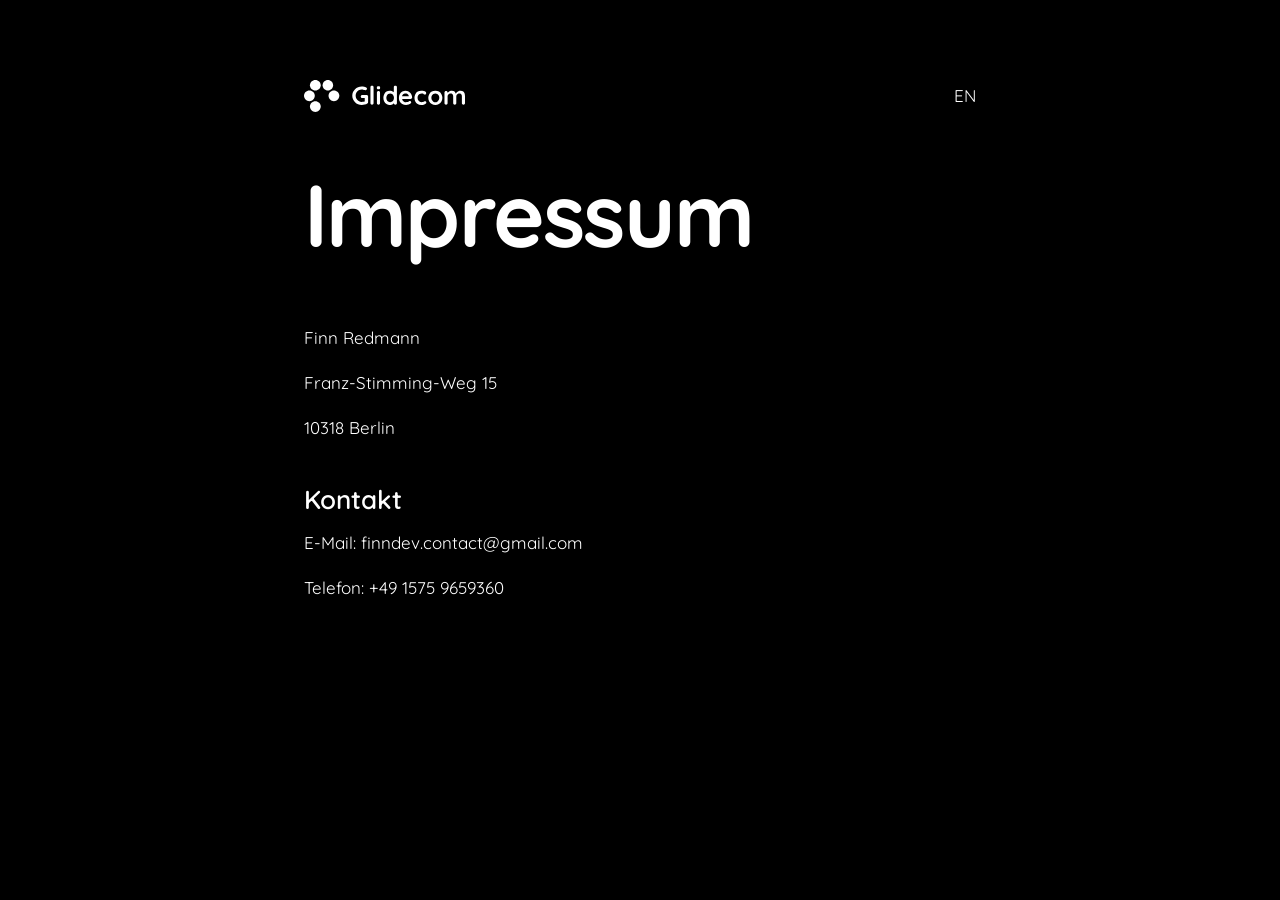
<file: de/impressum/index.html>
<!DOCTYPE html>
<html lang="de">

<head>
    <meta charset="utf-8">
    <meta name="viewport" content="width=device-width, initial-scale=1">
    <title>Impressum</title>
    <meta name="color-scheme" content="dark">
    <style>
        @font-face { font-family: "Quicksand"; src: url("../../assets/Quicksand-VariableFont_wght.ttf") format("truetype"); font-weight: 300 700; font-style: normal; font-display: swap; }
        :root { --bg: #000; --fg: #fff; --pad: clamp(1.25rem, 5vw, 3rem); }
        *, *::before, *::after { box-sizing: border-box; }
        html { -webkit-text-size-adjust: 100%; }
        body { margin: 0; background: var(--bg); color: var(--fg); font-family: "Quicksand", system-ui, -apple-system, "Segoe UI", sans-serif; font-weight: 400; font-size: 1.0625rem; line-height: 1.7; }
        a { color: var(--fg); }
        .page-header { display: flex; align-items: center; justify-content: space-between; gap: 1.5rem; margin-bottom: clamp(2rem, 6vw, 3.5rem); }
        a:focus-visible { outline: 2px solid var(--fg); outline-offset: 4px; }
        .logo-link { display: inline-block; line-height: 0; }
        .logo { height: 2rem; width: auto; max-width: 100%; }
        .language-switch { margin: 0; }
        .language-switch a { text-decoration: none; }
        main { max-width: 48rem; margin: 0 auto; padding: clamp(2rem, 8vw, 5rem) var(--pad) clamp(3rem, 10vw, 6rem); }
        h1 { margin: 0 0 clamp(2rem, 6vw, 4rem); font-size: clamp(2.5rem, 10vw, 5.5rem); font-weight: 700; line-height: 1.05; letter-spacing: -0.02em; overflow-wrap: break-word; }
        section+section { margin-top: 2.5rem; }
        h2 { margin: 0 0 0.75rem; font-size: clamp(1.25rem, 4vw, 1.625rem); font-weight: 600; line-height: 1.3; }
        p { margin: 0 0 1rem; }
        p:last-child { margin-bottom: 0; }
    </style>
</head>

<body>
    <main>
        <header class="page-header">
            <a class="logo-link" href="/" aria-label="Startseite">
                <img class="logo" src="../../assets/glidecom_logo_text.svg" alt="Glidecom">
            </a>
            <p class="language-switch"><a href="/imprint/" aria-label="Switch to English">EN</a></p>
        </header>

        <h1>Impressum</h1>

        <section>
            <p>Finn Redmann</p>
            <p>Franz-Stimming-Weg 15</p>
            <p>10318 Berlin</p>
        </section>

        <section>
            <h2>Kontakt</h2>
            <p>E-Mail: finndev.contact@gmail.com</p>
            <p>Telefon: +49 1575 9659360</p>
        </section>
    </main>
</body>

</html>
</file>
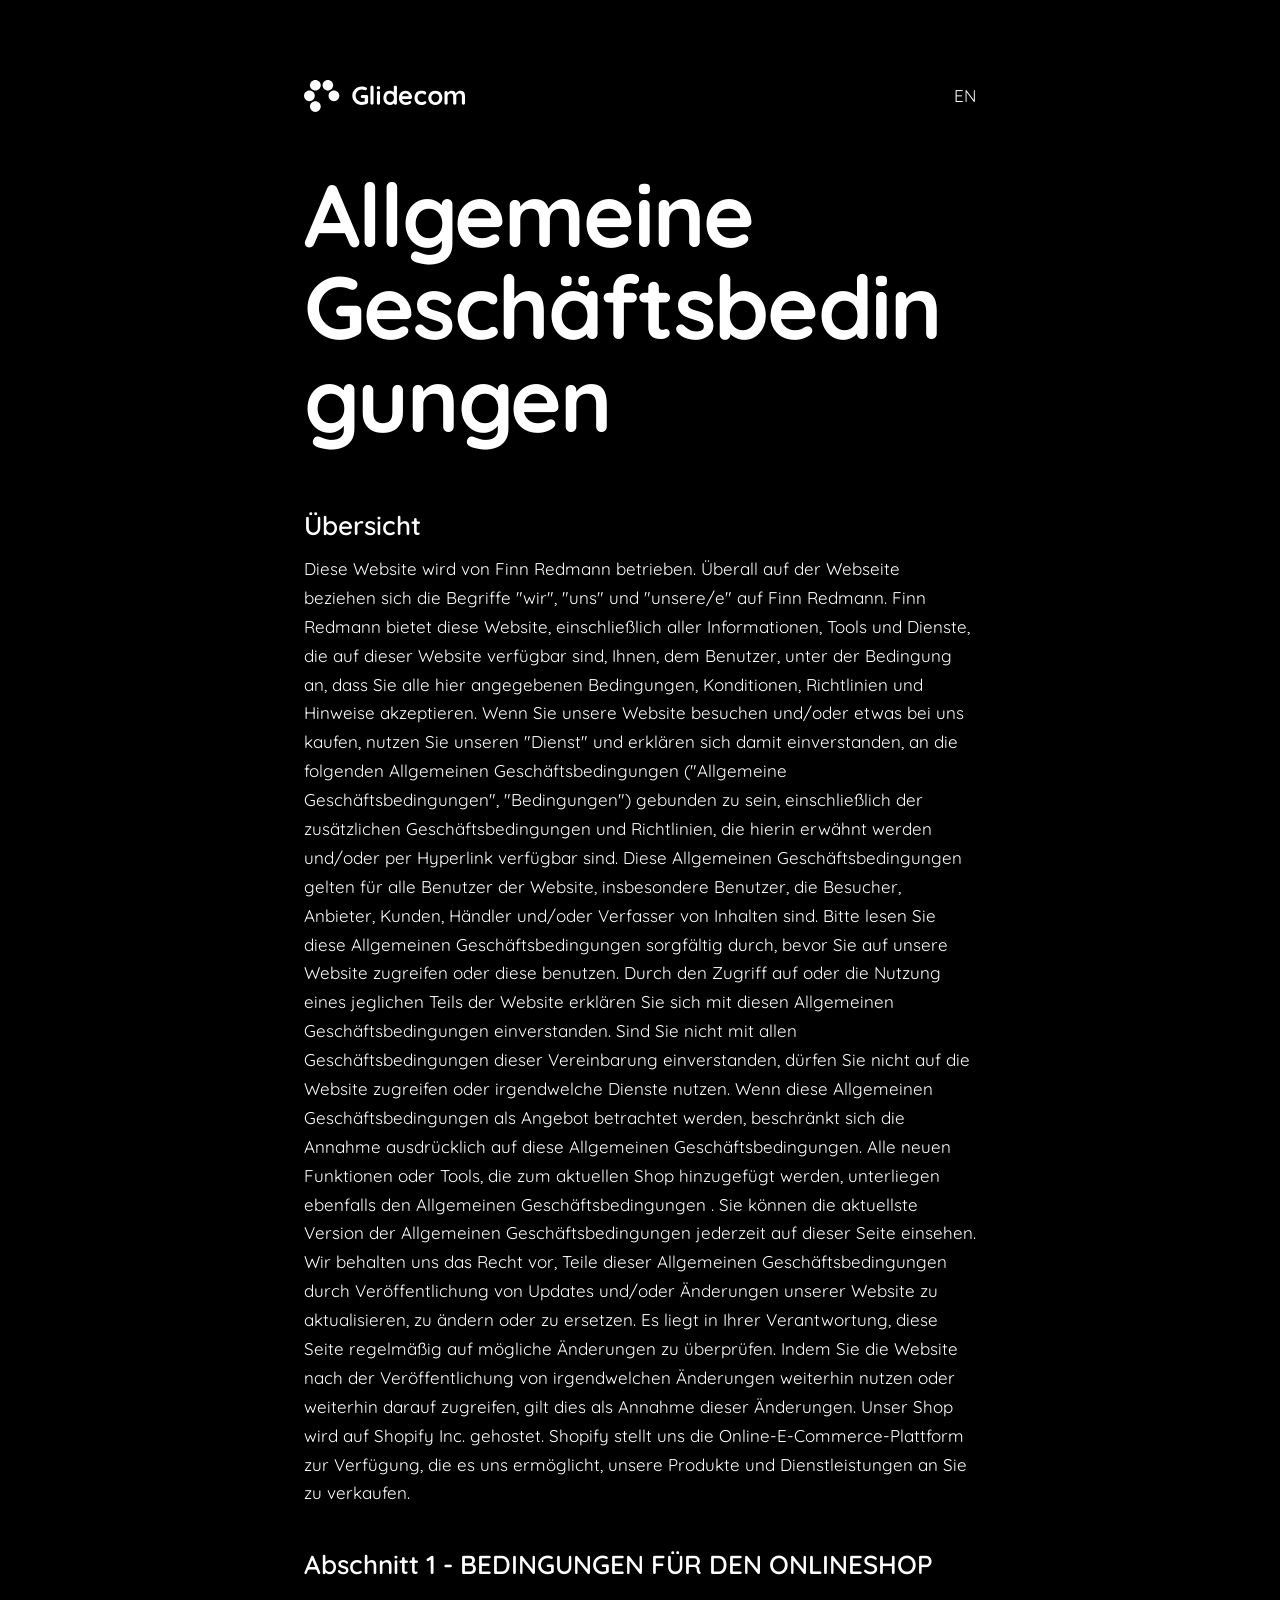
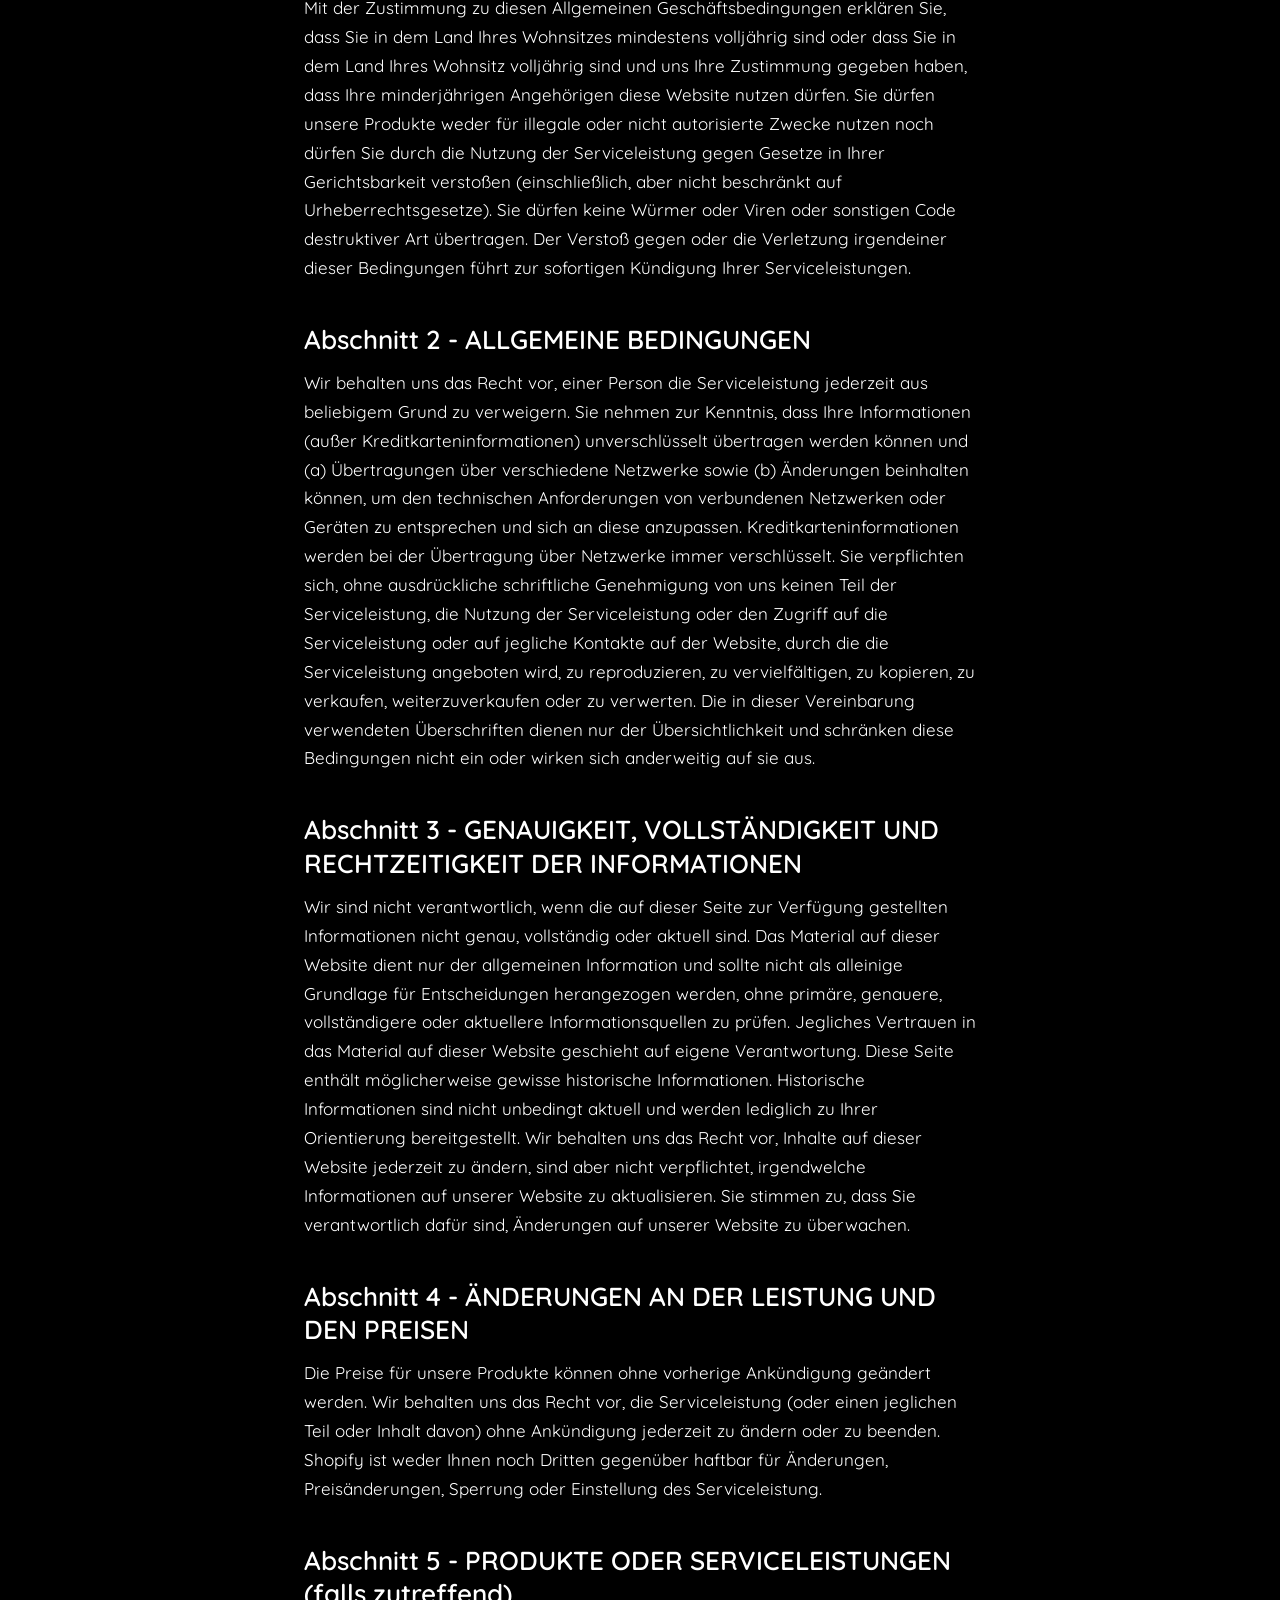
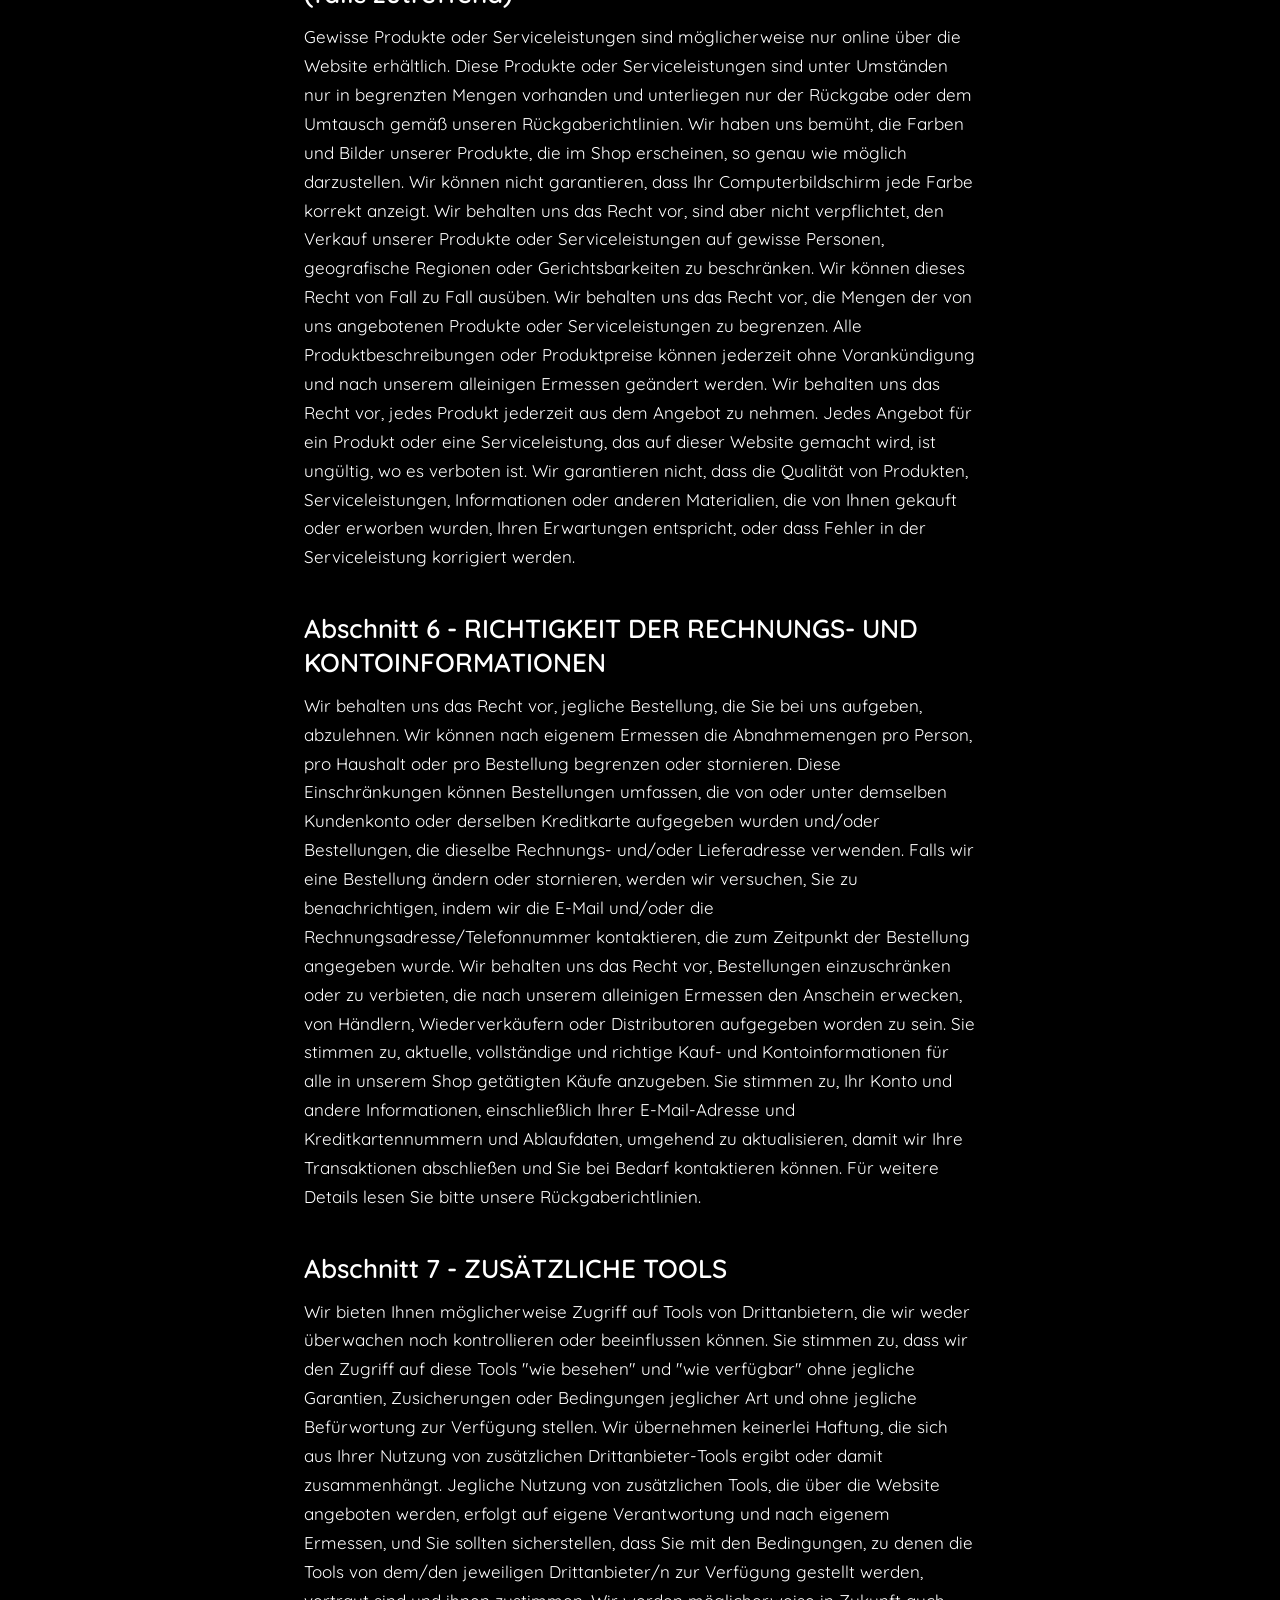
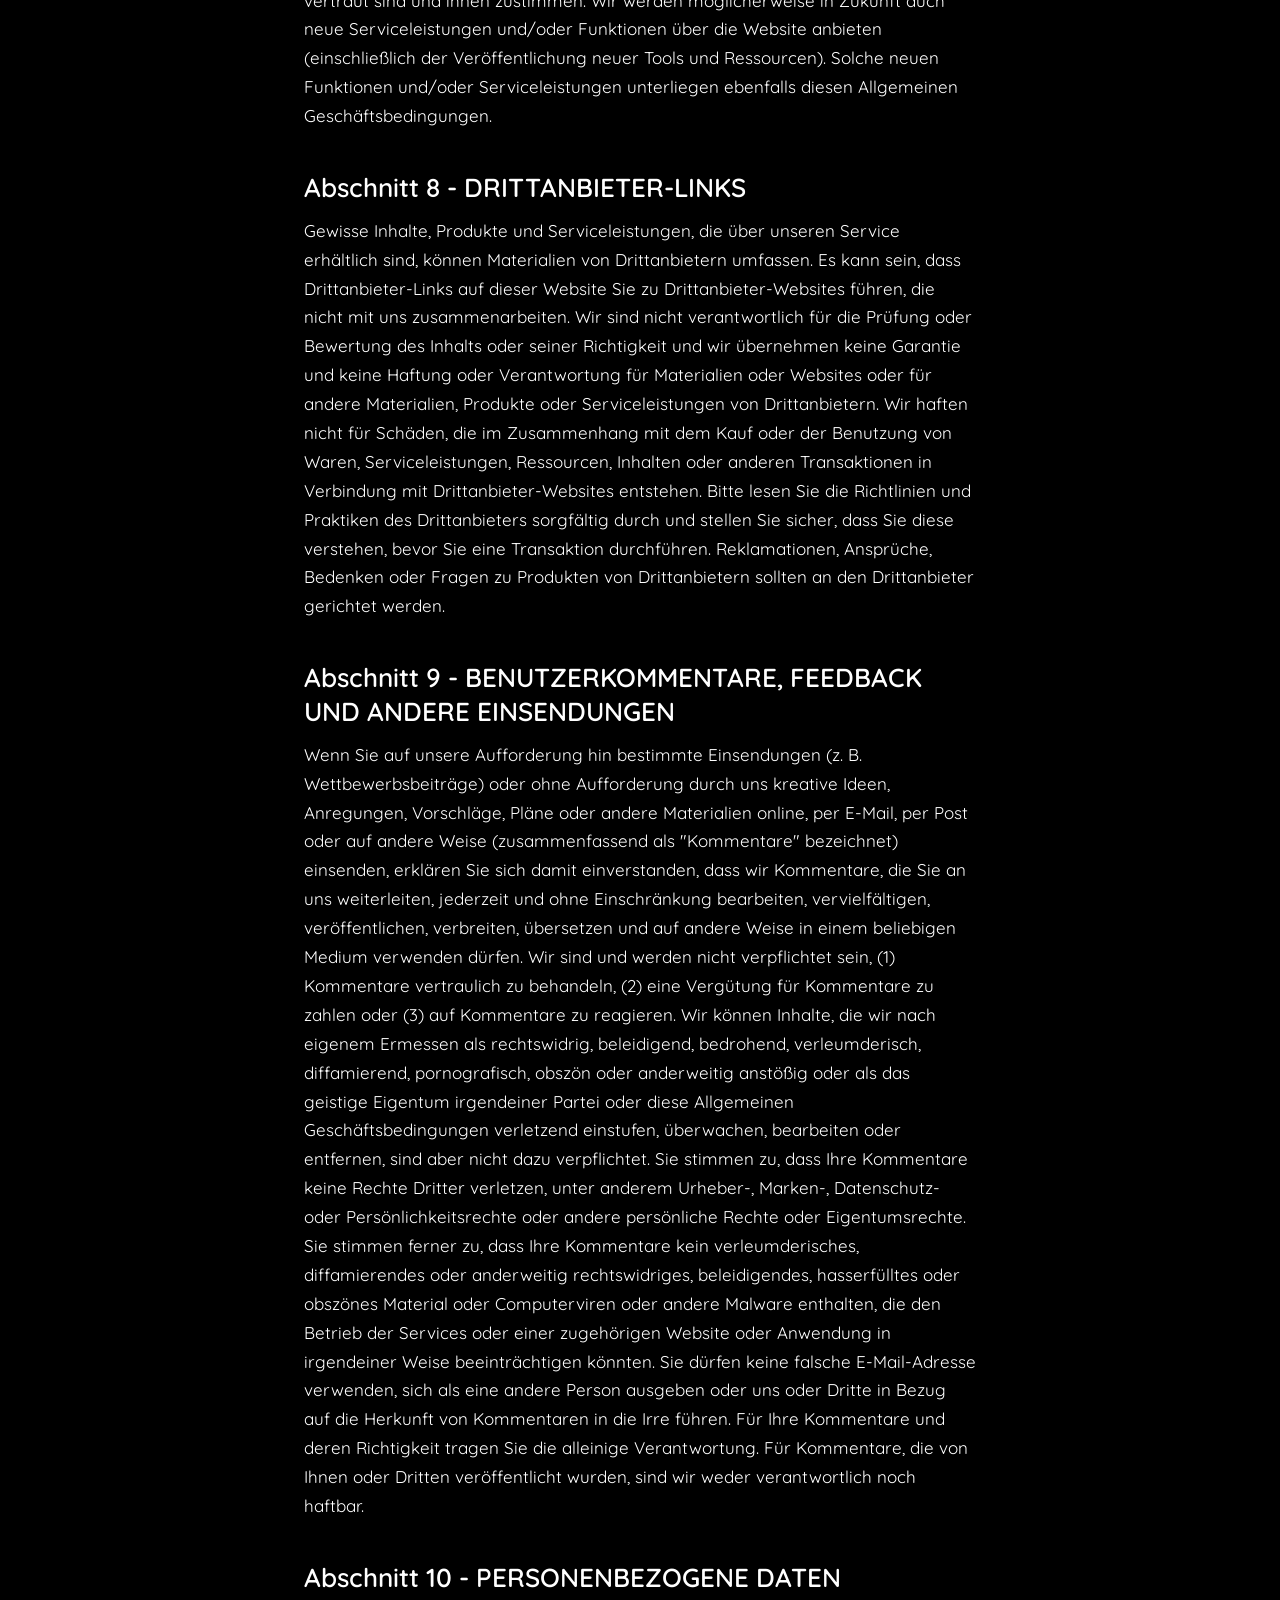
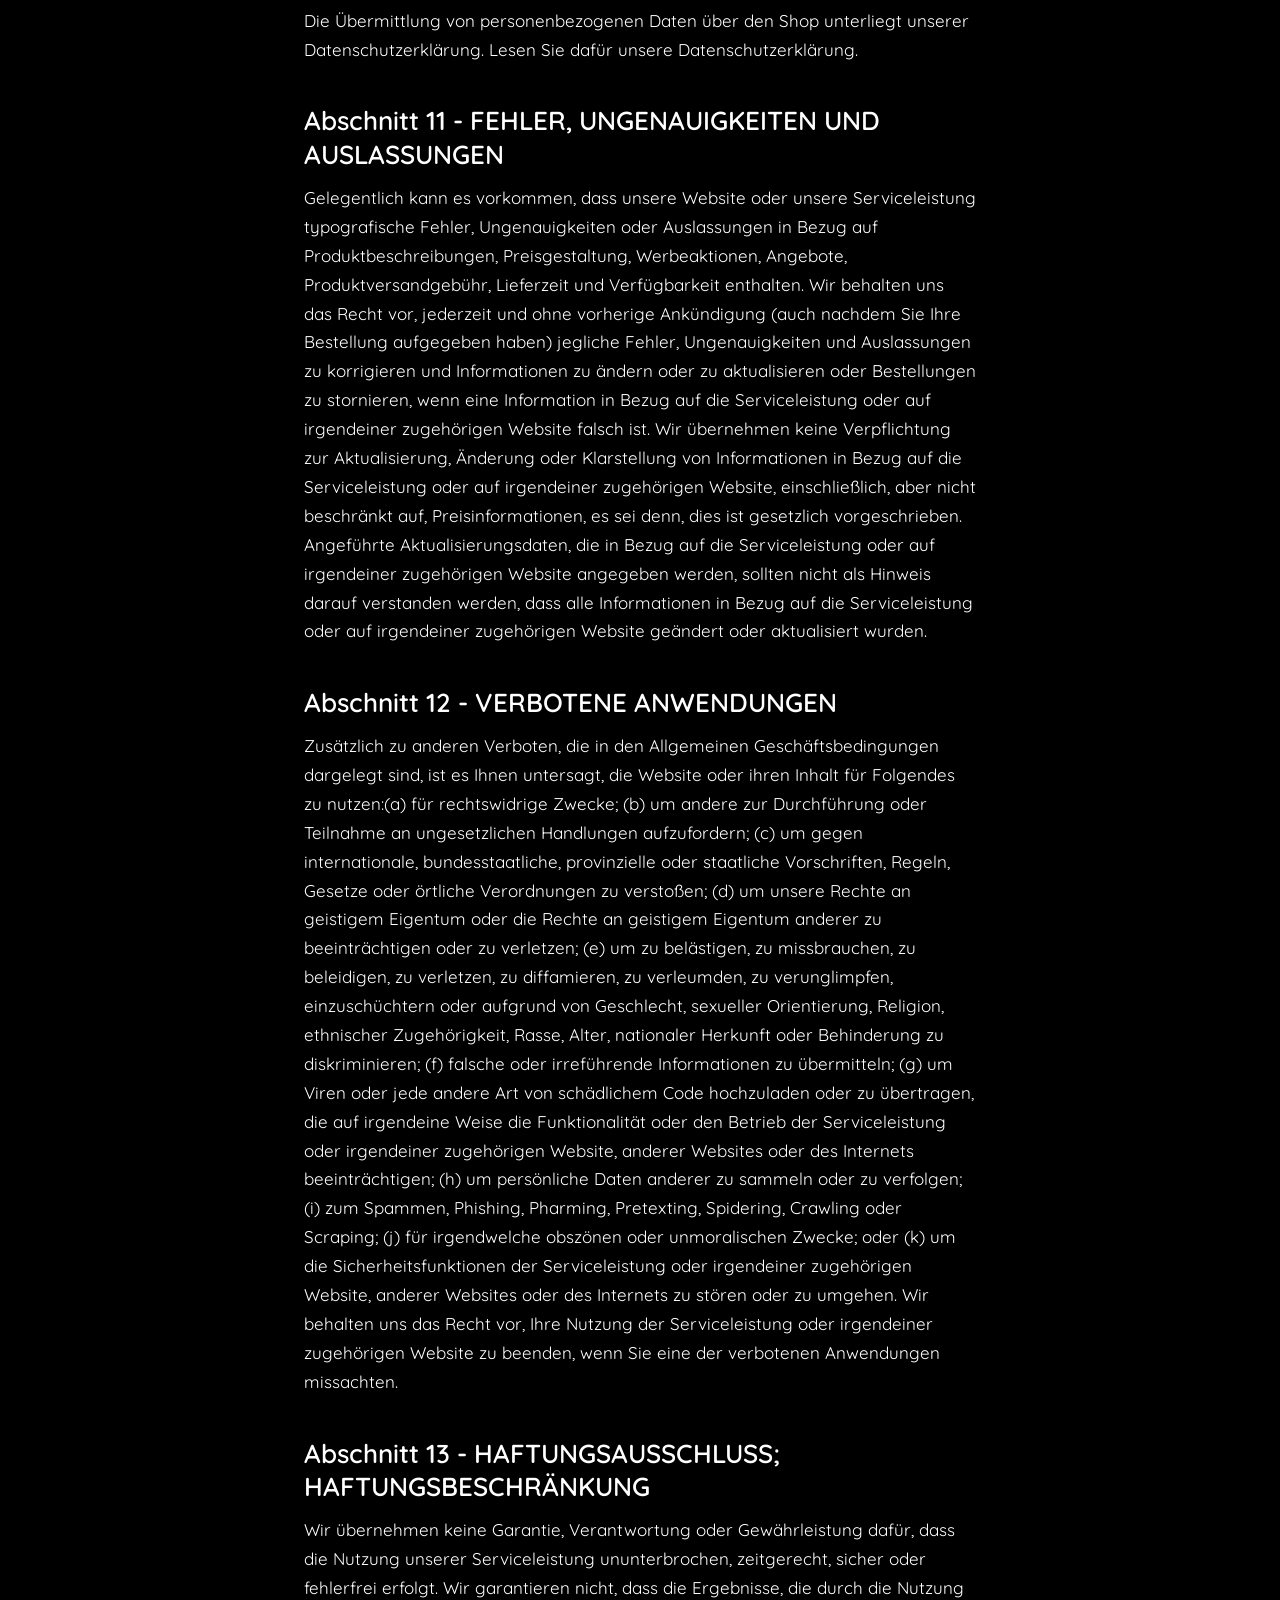
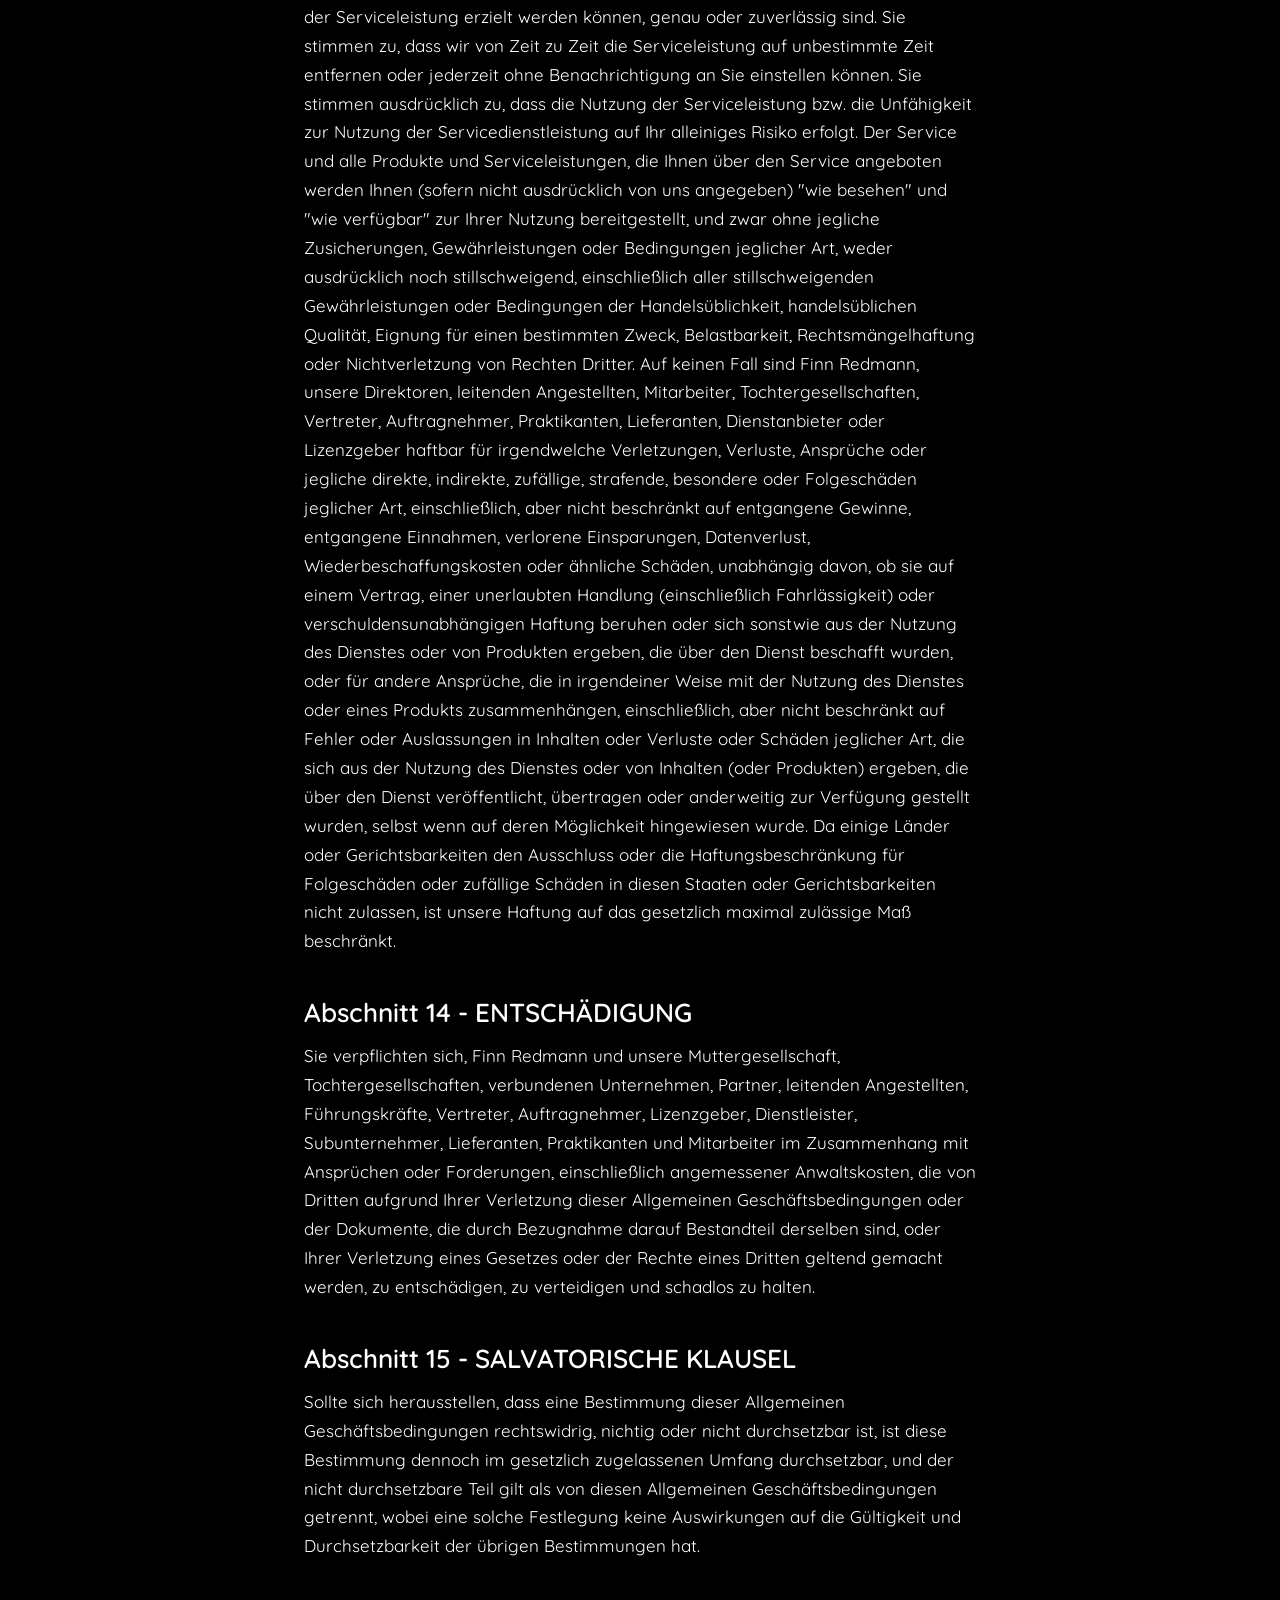
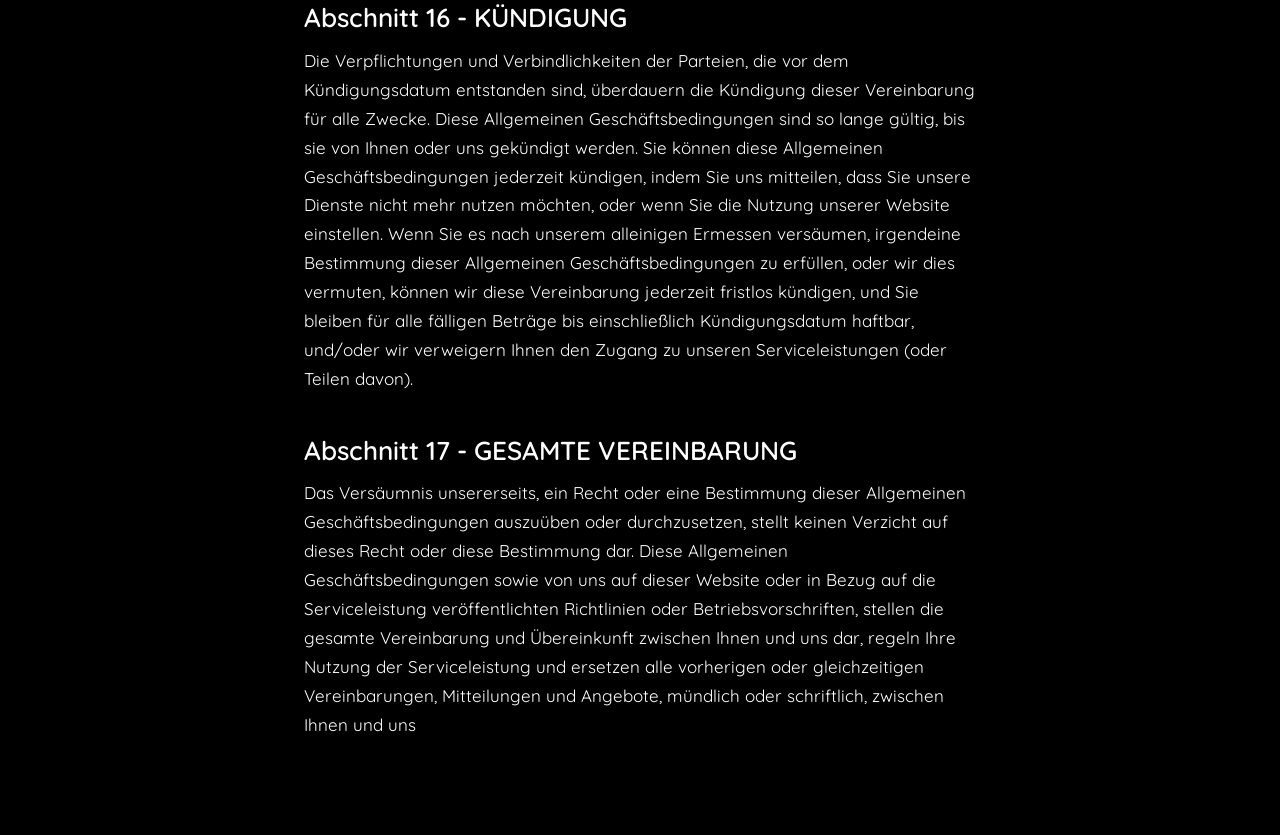
<file: de/nutzungsbedingungen/index.html>
﻿<!DOCTYPE html>
<html lang="de">

<head>
    <meta charset="utf-8">
    <meta name="viewport" content="width=device-width, initial-scale=1">
    <title>Terms of Use</title>
    <meta name="color-scheme" content="dark">
    <style>
        @font-face {
            font-family: "Quicksand";
            src: url("../../assets/Quicksand-VariableFont_wght.ttf") format("truetype");
            font-weight: 300 700;
            font-style: normal;
            font-display: swap;
        }

        :root {
            --bg: #000;
            --fg: #fff;
            --pad: clamp(1.25rem, 5vw, 3rem);
        }

        *,
        *::before,
        *::after {
            box-sizing: border-box;
        }

        html {
            -webkit-text-size-adjust: 100%;
        }

        body {
            margin: 0;
            background: var(--bg);
            color: var(--fg);
            font-family: "Quicksand", system-ui, -apple-system, "Segoe UI", sans-serif;
            font-weight: 400;
            font-size: 1.0625rem;
            line-height: 1.7;
        }

        a {
            color: var(--fg);
        }

        .page-header {
            display: flex;
            align-items: center;
            justify-content: space-between;
            gap: 1.5rem;
            margin-bottom: clamp(2rem, 6vw, 3.5rem);
        }

        a:focus-visible {
            outline: 2px solid var(--fg);
            outline-offset: 4px;
        }

        .logo-link {
            display: inline-block;
            line-height: 0;
        }

        .logo {
            height: 2rem;
            width: auto;
            max-width: 100%;
        }

        .language-switch {
            margin: 0;
        }

        .language-switch a {
            text-decoration: none;
        }

        main {
            max-width: 48rem;
            margin: 0 auto;
            padding: clamp(2rem, 8vw, 5rem) var(--pad) clamp(3rem, 10vw, 6rem);
        }

        h1 {
            margin: 0 0 clamp(2rem, 6vw, 4rem);
            font-size: clamp(2.5rem, 10vw, 5.5rem);
            font-weight: 700;
            line-height: 1.05;
            letter-spacing: -0.02em;
            overflow-wrap: break-word;
        }

        section+section {
            margin-top: 2.5rem;
        }

        h2 {
            margin: 0 0 0.75rem;
            font-size: clamp(1.25rem, 4vw, 1.625rem);
            font-weight: 600;
            line-height: 1.3;
        }

        p {
            margin: 0 0 1rem;
        }

        p:last-child {
            margin-bottom: 0;
        }
    </style>
</head>

<body>
    <main>
        <header class="page-header">
            <a class="logo-link" href="/" aria-label="Startseite">
                <img class="logo" src="../../assets/glidecom_logo_text.svg" alt="Glidecom">
            </a>
            <p class="language-switch"><a href="/terms-of-use/" aria-label="Switch to English">EN</a></p>
        </header>

        <h1>Allgemeine Geschäftsbedingungen</h1>
        <section>
        <h2>&#220;bersicht</h2>
        <p>Diese Website wird von Finn Redmann betrieben. &#220;berall auf der Webseite beziehen sich die Begriffe &quot;wir&quot;, &quot;uns&quot; und &quot;unsere/e&quot; auf Finn Redmann. Finn Redmann bietet diese Website, einschlie&#223;lich aller Informationen, Tools und Dienste, die auf dieser Website verf&#252;gbar sind, Ihnen, dem Benutzer, unter der Bedingung an, dass Sie alle hier angegebenen Bedingungen, Konditionen, Richtlinien und Hinweise akzeptieren. Wenn Sie unsere Website besuchen und/oder etwas bei uns kaufen, nutzen Sie unseren &quot;Dienst&quot; und erkl&#228;ren sich damit einverstanden, an die folgenden Allgemeinen Gesch&#228;ftsbedingungen (&quot;Allgemeine Gesch&#228;ftsbedingungen&quot;, &quot;Bedingungen&quot;) gebunden zu sein, einschlie&#223;lich der zus&#228;tzlichen Gesch&#228;ftsbedingungen und Richtlinien, die hierin erw&#228;hnt werden und/oder per Hyperlink verf&#252;gbar sind. Diese Allgemeinen Gesch&#228;ftsbedingungen gelten f&#252;r alle Benutzer der Website, insbesondere Benutzer, die Besucher, Anbieter, Kunden, H&#228;ndler und/oder Verfasser von Inhalten sind. Bitte lesen Sie diese Allgemeinen Gesch&#228;ftsbedingungen sorgf&#228;ltig durch, bevor Sie auf unsere Website zugreifen oder diese benutzen. Durch den Zugriff auf oder die Nutzung eines jeglichen Teils der Website erkl&#228;ren Sie sich mit diesen Allgemeinen Gesch&#228;ftsbedingungen einverstanden. Sind Sie nicht mit allen Gesch&#228;ftsbedingungen dieser Vereinbarung einverstanden, d&#252;rfen Sie nicht auf die Website zugreifen oder irgendwelche Dienste nutzen. Wenn diese Allgemeinen Gesch&#228;ftsbedingungen als Angebot betrachtet werden, beschr&#228;nkt sich die Annahme ausdr&#252;cklich auf diese Allgemeinen Gesch&#228;ftsbedingungen. Alle neuen Funktionen oder Tools, die zum aktuellen Shop hinzugef&#252;gt werden, unterliegen ebenfalls den Allgemeinen Gesch&#228;ftsbedingungen . Sie k&#246;nnen die aktuellste Version der Allgemeinen Gesch&#228;ftsbedingungen jederzeit auf dieser Seite einsehen. Wir behalten uns das Recht vor, Teile dieser Allgemeinen Gesch&#228;ftsbedingungen durch Ver&#246;ffentlichung von Updates und/oder &#196;nderungen unserer Website zu aktualisieren, zu &#228;ndern oder zu ersetzen. Es liegt in Ihrer Verantwortung, diese Seite regelm&#228;&#223;ig auf m&#246;gliche &#196;nderungen zu &#252;berpr&#252;fen. Indem Sie die Website nach der Ver&#246;ffentlichung von irgendwelchen &#196;nderungen weiterhin nutzen oder weiterhin darauf zugreifen, gilt dies als Annahme dieser &#196;nderungen. Unser Shop wird auf Shopify Inc. gehostet. Shopify stellt uns die Online-E-Commerce-Plattform zur Verf&#252;gung, die es uns erm&#246;glicht, unsere Produkte und Dienstleistungen an Sie zu verkaufen.</p>
        </section>
        <section>
        <h2>Abschnitt 1 - BEDINGUNGEN F&#220;R DEN ONLINESHOP</h2>
        <p>Mit der Zustimmung zu diesen Allgemeinen Gesch&#228;ftsbedingungen erkl&#228;ren Sie, dass Sie in dem Land Ihres Wohnsitzes mindestens vollj&#228;hrig sind oder dass Sie in dem Land Ihres Wohnsitz vollj&#228;hrig sind und uns Ihre Zustimmung gegeben haben, dass Ihre minderj&#228;hrigen Angeh&#246;rigen diese Website nutzen d&#252;rfen. Sie d&#252;rfen unsere Produkte weder f&#252;r illegale oder nicht autorisierte Zwecke nutzen noch d&#252;rfen Sie durch die Nutzung der Serviceleistung gegen Gesetze in Ihrer Gerichtsbarkeit versto&#223;en (einschlie&#223;lich, aber nicht beschr&#228;nkt auf Urheberrechtsgesetze). Sie d&#252;rfen keine W&#252;rmer oder Viren oder sonstigen Code destruktiver Art &#252;bertragen. Der Versto&#223; gegen oder die Verletzung irgendeiner dieser Bedingungen f&#252;hrt zur sofortigen K&#252;ndigung Ihrer Serviceleistungen.</p>
        </section>
        <section>
        <h2>Abschnitt 2 - ALLGEMEINE BEDINGUNGEN</h2>
        <p>Wir behalten uns das Recht vor, einer Person die Serviceleistung jederzeit aus beliebigem Grund zu verweigern. Sie nehmen zur Kenntnis, dass Ihre Informationen (au&#223;er Kreditkarteninformationen) unverschl&#252;sselt &#252;bertragen werden k&#246;nnen und (a) &#220;bertragungen &#252;ber verschiedene Netzwerke sowie (b) &#196;nderungen beinhalten k&#246;nnen, um den technischen Anforderungen von verbundenen Netzwerken oder Ger&#228;ten zu entsprechen und sich an diese anzupassen. Kreditkarteninformationen werden bei der &#220;bertragung &#252;ber Netzwerke immer verschl&#252;sselt. Sie verpflichten sich, ohne ausdr&#252;ckliche schriftliche Genehmigung von uns keinen Teil der Serviceleistung, die Nutzung der Serviceleistung oder den Zugriff auf die Serviceleistung oder auf jegliche Kontakte auf der Website, durch die die Serviceleistung angeboten wird, zu reproduzieren, zu vervielf&#228;ltigen, zu kopieren, zu verkaufen, weiterzuverkaufen oder zu verwerten. Die in dieser Vereinbarung verwendeten &#220;berschriften dienen nur der &#220;bersichtlichkeit und schr&#228;nken diese Bedingungen nicht ein oder wirken sich anderweitig auf sie aus.</p>
        </section>
        <section>
        <h2>Abschnitt 3 - GENAUIGKEIT, VOLLST&#196;NDIGKEIT UND RECHTZEITIGKEIT DER INFORMATIONEN</h2>
        <p>Wir sind nicht verantwortlich, wenn die auf dieser Seite zur Verf&#252;gung gestellten Informationen nicht genau, vollst&#228;ndig oder aktuell sind. Das Material auf dieser Website dient nur der allgemeinen Information und sollte nicht als alleinige Grundlage f&#252;r Entscheidungen herangezogen werden, ohne prim&#228;re, genauere, vollst&#228;ndigere oder aktuellere Informationsquellen zu pr&#252;fen. Jegliches Vertrauen in das Material auf dieser Website geschieht auf eigene Verantwortung. Diese Seite enth&#228;lt m&#246;glicherweise gewisse historische Informationen. Historische Informationen sind nicht unbedingt aktuell und werden lediglich zu Ihrer Orientierung bereitgestellt. Wir behalten uns das Recht vor, Inhalte auf dieser Website jederzeit zu &#228;ndern, sind aber nicht verpflichtet, irgendwelche Informationen auf unserer Website zu aktualisieren. Sie stimmen zu, dass Sie verantwortlich daf&#252;r sind, &#196;nderungen auf unserer Website zu &#252;berwachen.</p>
        </section>
        <section>
        <h2>Abschnitt 4 - &#196;NDERUNGEN AN DER LEISTUNG UND DEN PREISEN</h2>
        <p>Die Preise f&#252;r unsere Produkte k&#246;nnen ohne vorherige Ank&#252;ndigung ge&#228;ndert werden. Wir behalten uns das Recht vor, die Serviceleistung (oder einen jeglichen Teil oder Inhalt davon) ohne Ank&#252;ndigung jederzeit zu &#228;ndern oder zu beenden. Shopify ist weder Ihnen noch Dritten gegen&#252;ber haftbar f&#252;r &#196;nderungen, Preis&#228;nderungen, Sperrung oder Einstellung des Serviceleistung.</p>
        </section>
        <section>
        <h2>Abschnitt 5 - PRODUKTE ODER SERVICELEISTUNGEN (falls zutreffend)</h2>
        <p>Gewisse Produkte oder Serviceleistungen sind m&#246;glicherweise nur online &#252;ber die Website erh&#228;ltlich. Diese Produkte oder Serviceleistungen sind unter Umst&#228;nden nur in begrenzten Mengen vorhanden und unterliegen nur der R&#252;ckgabe oder dem Umtausch gem&#228;&#223; unseren R&#252;ckgaberichtlinien. Wir haben uns bem&#252;ht, die Farben und Bilder unserer Produkte, die im Shop erscheinen, so genau wie m&#246;glich darzustellen. Wir k&#246;nnen nicht garantieren, dass Ihr Computerbildschirm jede Farbe korrekt anzeigt. Wir behalten uns das Recht vor, sind aber nicht verpflichtet, den Verkauf unserer Produkte oder Serviceleistungen auf gewisse Personen, geografische Regionen oder Gerichtsbarkeiten zu beschr&#228;nken. Wir k&#246;nnen dieses Recht von Fall zu Fall aus&#252;ben. Wir behalten uns das Recht vor, die Mengen der von uns angebotenen Produkte oder Serviceleistungen zu begrenzen. Alle Produktbeschreibungen oder Produktpreise k&#246;nnen jederzeit ohne Vorank&#252;ndigung und nach unserem alleinigen Ermessen ge&#228;ndert werden. Wir behalten uns das Recht vor, jedes Produkt jederzeit aus dem Angebot zu nehmen. Jedes Angebot f&#252;r ein Produkt oder eine Serviceleistung, das auf dieser Website gemacht wird, ist ung&#252;ltig, wo es verboten ist. Wir garantieren nicht, dass die Qualit&#228;t von Produkten, Serviceleistungen, Informationen oder anderen Materialien, die von Ihnen gekauft oder erworben wurden, Ihren Erwartungen entspricht, oder dass Fehler in der Serviceleistung korrigiert werden.</p>
        </section>
        <section>
        <h2>Abschnitt 6 - RICHTIGKEIT DER RECHNUNGS- UND KONTOINFORMATIONEN</h2>
        <p>Wir behalten uns das Recht vor, jegliche Bestellung, die Sie bei uns aufgeben, abzulehnen. Wir k&#246;nnen nach eigenem Ermessen die Abnahmemengen pro Person, pro Haushalt oder pro Bestellung begrenzen oder stornieren. Diese Einschr&#228;nkungen k&#246;nnen Bestellungen umfassen, die von oder unter demselben Kundenkonto oder derselben Kreditkarte aufgegeben wurden und/oder Bestellungen, die dieselbe Rechnungs- und/oder Lieferadresse verwenden. Falls wir eine Bestellung &#228;ndern oder stornieren, werden wir versuchen, Sie zu benachrichtigen, indem wir die E-Mail und/oder die Rechnungsadresse/Telefonnummer kontaktieren, die zum Zeitpunkt der Bestellung angegeben wurde. Wir behalten uns das Recht vor, Bestellungen einzuschr&#228;nken oder zu verbieten, die nach unserem alleinigen Ermessen den Anschein erwecken, von H&#228;ndlern, Wiederverk&#228;ufern oder Distributoren aufgegeben worden zu sein. Sie stimmen zu, aktuelle, vollst&#228;ndige und richtige Kauf- und Kontoinformationen f&#252;r alle in unserem Shop get&#228;tigten K&#228;ufe anzugeben. Sie stimmen zu, Ihr Konto und andere Informationen, einschlie&#223;lich Ihrer E-Mail-Adresse und Kreditkartennummern und Ablaufdaten, umgehend zu aktualisieren, damit wir Ihre Transaktionen abschlie&#223;en und Sie bei Bedarf kontaktieren k&#246;nnen. F&#252;r weitere Details lesen Sie bitte unsere R&#252;ckgaberichtlinien.</p>
        </section>
        <section>
        <h2>Abschnitt 7 - ZUS&#196;TZLICHE TOOLS</h2>
        <p>Wir bieten Ihnen m&#246;glicherweise Zugriff auf Tools von Drittanbietern, die wir weder &#252;berwachen noch kontrollieren oder beeinflussen k&#246;nnen. Sie stimmen zu, dass wir den Zugriff auf diese Tools &quot;wie besehen&quot; und &quot;wie verf&#252;gbar&quot; ohne jegliche Garantien, Zusicherungen oder Bedingungen jeglicher Art und ohne jegliche Bef&#252;rwortung zur Verf&#252;gung stellen. Wir &#252;bernehmen keinerlei Haftung, die sich aus Ihrer Nutzung von zus&#228;tzlichen Drittanbieter-Tools ergibt oder damit zusammenh&#228;ngt. Jegliche Nutzung von zus&#228;tzlichen Tools, die &#252;ber die Website angeboten werden, erfolgt auf eigene Verantwortung und nach eigenem Ermessen, und Sie sollten sicherstellen, dass Sie mit den Bedingungen, zu denen die Tools von dem/den jeweiligen Drittanbieter/n zur Verf&#252;gung gestellt werden, vertraut sind und ihnen zustimmen. Wir werden m&#246;glicherweise in Zukunft auch neue Serviceleistungen und/oder Funktionen &#252;ber die Website anbieten (einschlie&#223;lich der Ver&#246;ffentlichung neuer Tools und Ressourcen). Solche neuen Funktionen und/oder Serviceleistungen unterliegen ebenfalls diesen Allgemeinen Gesch&#228;ftsbedingungen.</p>
        </section>
        <section>
        <h2>Abschnitt 8 - DRITTANBIETER-LINKS</h2>
        <p>Gewisse Inhalte, Produkte und Serviceleistungen, die &#252;ber unseren Service erh&#228;ltlich sind, k&#246;nnen Materialien von Drittanbietern umfassen. Es kann sein, dass Drittanbieter-Links auf dieser Website Sie zu Drittanbieter-Websites f&#252;hren, die nicht mit uns zusammenarbeiten. Wir sind nicht verantwortlich f&#252;r die Pr&#252;fung oder Bewertung des Inhalts oder seiner Richtigkeit und wir &#252;bernehmen keine Garantie und keine Haftung oder Verantwortung f&#252;r Materialien oder Websites oder f&#252;r andere Materialien, Produkte oder Serviceleistungen von Drittanbietern. Wir haften nicht f&#252;r Sch&#228;den, die im Zusammenhang mit dem Kauf oder der Benutzung von Waren, Serviceleistungen, Ressourcen, Inhalten oder anderen Transaktionen in Verbindung mit Drittanbieter-Websites entstehen. Bitte lesen Sie die Richtlinien und Praktiken des Drittanbieters sorgf&#228;ltig durch und stellen Sie sicher, dass Sie diese verstehen, bevor Sie eine Transaktion durchf&#252;hren. Reklamationen, Anspr&#252;che, Bedenken oder Fragen zu Produkten von Drittanbietern sollten an den Drittanbieter gerichtet werden.</p>
        </section>
        <section>
        <h2>Abschnitt 9 - BENUTZERKOMMENTARE, FEEDBACK UND ANDERE EINSENDUNGEN</h2>
        <p>Wenn Sie auf unsere Aufforderung hin bestimmte Einsendungen (z. B. Wettbewerbsbeitr&#228;ge) oder ohne Aufforderung durch uns kreative Ideen, Anregungen, Vorschl&#228;ge, Pl&#228;ne oder andere Materialien online, per E-Mail, per Post oder auf andere Weise (zusammenfassend als &quot;Kommentare&quot; bezeichnet) einsenden, erkl&#228;ren Sie sich damit einverstanden, dass wir Kommentare, die Sie an uns weiterleiten, jederzeit und ohne Einschr&#228;nkung bearbeiten, vervielf&#228;ltigen, ver&#246;ffentlichen, verbreiten, &#252;bersetzen und auf andere Weise in einem beliebigen Medium verwenden d&#252;rfen. Wir sind und werden nicht verpflichtet sein, (1) Kommentare vertraulich zu behandeln, (2) eine Verg&#252;tung f&#252;r Kommentare zu zahlen oder (3) auf Kommentare zu reagieren. Wir k&#246;nnen Inhalte, die wir nach eigenem Ermessen als rechtswidrig, beleidigend, bedrohend, verleumderisch, diffamierend, pornografisch, obsz&#246;n oder anderweitig anst&#246;&#223;ig oder als das geistige Eigentum irgendeiner Partei oder diese Allgemeinen Gesch&#228;ftsbedingungen verletzend einstufen, &#252;berwachen, bearbeiten oder entfernen, sind aber nicht dazu verpflichtet. Sie stimmen zu, dass Ihre Kommentare keine Rechte Dritter verletzen, unter anderem Urheber-, Marken-, Datenschutz- oder Pers&#246;nlichkeitsrechte oder andere pers&#246;nliche Rechte oder Eigentumsrechte. Sie stimmen ferner zu, dass Ihre Kommentare kein verleumderisches, diffamierendes oder anderweitig rechtswidriges, beleidigendes, hasserf&#252;lltes oder obsz&#246;nes Material oder Computerviren oder andere Malware enthalten, die den Betrieb der Services oder einer zugeh&#246;rigen Website oder Anwendung in irgendeiner Weise beeintr&#228;chtigen k&#246;nnten. Sie d&#252;rfen keine falsche E-Mail-Adresse verwenden, sich als eine andere Person ausgeben oder uns oder Dritte in Bezug auf die Herkunft von Kommentaren in die Irre f&#252;hren. F&#252;r Ihre Kommentare und deren Richtigkeit tragen Sie die alleinige Verantwortung. F&#252;r Kommentare, die von Ihnen oder Dritten ver&#246;ffentlicht wurden, sind wir weder verantwortlich noch haftbar.</p>
        </section>
        <section>
        <h2>Abschnitt 10 - PERSONENBEZOGENE DATEN</h2>
        <p>Die &#220;bermittlung von personenbezogenen Daten &#252;ber den Shop unterliegt unserer Datenschutzerkl&#228;rung. Lesen Sie daf&#252;r unsere Datenschutzerkl&#228;rung.</p>
        </section>
        <section>
        <h2>Abschnitt 11 - FEHLER, UNGENAUIGKEITEN UND AUSLASSUNGEN</h2>
        <p>Gelegentlich kann es vorkommen, dass unsere Website oder unsere Serviceleistung typografische Fehler, Ungenauigkeiten oder Auslassungen in Bezug auf Produktbeschreibungen, Preisgestaltung, Werbeaktionen, Angebote, Produktversandgeb&#252;hr, Lieferzeit und Verf&#252;gbarkeit enthalten. Wir behalten uns das Recht vor, jederzeit und ohne vorherige Ank&#252;ndigung (auch nachdem Sie Ihre Bestellung aufgegeben haben) jegliche Fehler, Ungenauigkeiten und Auslassungen zu korrigieren und Informationen zu &#228;ndern oder zu aktualisieren oder Bestellungen zu stornieren, wenn eine Information in Bezug auf die Serviceleistung oder auf irgendeiner zugeh&#246;rigen Website falsch ist. Wir &#252;bernehmen keine Verpflichtung zur Aktualisierung, &#196;nderung oder Klarstellung von Informationen in Bezug auf die Serviceleistung oder auf irgendeiner zugeh&#246;rigen Website, einschlie&#223;lich, aber nicht beschr&#228;nkt auf, Preisinformationen, es sei denn, dies ist gesetzlich vorgeschrieben. Angef&#252;hrte Aktualisierungsdaten, die in Bezug auf die Serviceleistung oder auf irgendeiner zugeh&#246;rigen Website angegeben werden, sollten nicht als Hinweis darauf verstanden werden, dass alle Informationen in Bezug auf die Serviceleistung oder auf irgendeiner zugeh&#246;rigen Website ge&#228;ndert oder aktualisiert wurden.</p>
        </section>
        <section>
        <h2>Abschnitt 12 - VERBOTENE ANWENDUNGEN</h2>
        <p>Zus&#228;tzlich zu anderen Verboten, die in den Allgemeinen Gesch&#228;ftsbedingungen dargelegt sind, ist es Ihnen untersagt, die Website oder ihren Inhalt f&#252;r Folgendes zu nutzen:(a) f&#252;r rechtswidrige Zwecke; (b) um andere zur Durchf&#252;hrung oder Teilnahme an ungesetzlichen Handlungen aufzufordern; (c) um gegen internationale, bundesstaatliche, provinzielle oder staatliche Vorschriften, Regeln, Gesetze oder &#246;rtliche Verordnungen zu versto&#223;en; (d) um unsere Rechte an geistigem Eigentum oder die Rechte an geistigem Eigentum anderer zu beeintr&#228;chtigen oder zu verletzen; (e) um zu bel&#228;stigen, zu missbrauchen, zu beleidigen, zu verletzen, zu diffamieren, zu verleumden, zu verunglimpfen, einzusch&#252;chtern oder aufgrund von Geschlecht, sexueller Orientierung, Religion, ethnischer Zugeh&#246;rigkeit, Rasse, Alter, nationaler Herkunft oder Behinderung zu diskriminieren; (f) falsche oder irref&#252;hrende Informationen zu &#252;bermitteln; (g) um Viren oder jede andere Art von sch&#228;dlichem Code hochzuladen oder zu &#252;bertragen, die auf irgendeine Weise die Funktionalit&#228;t oder den Betrieb der Serviceleistung oder irgendeiner zugeh&#246;rigen Website, anderer Websites oder des Internets beeintr&#228;chtigen; (h) um pers&#246;nliche Daten anderer zu sammeln oder zu verfolgen; (i) zum Spammen, Phishing, Pharming, Pretexting, Spidering, Crawling oder Scraping; (j) f&#252;r irgendwelche obsz&#246;nen oder unmoralischen Zwecke; oder (k) um die Sicherheitsfunktionen der Serviceleistung oder irgendeiner zugeh&#246;rigen Website, anderer Websites oder des Internets zu st&#246;ren oder zu umgehen. Wir behalten uns das Recht vor, Ihre Nutzung der Serviceleistung oder irgendeiner zugeh&#246;rigen Website zu beenden, wenn Sie eine der verbotenen Anwendungen missachten.</p>
        </section>
        <section>
        <h2>Abschnitt 13 - HAFTUNGSAUSSCHLUSS; HAFTUNGSBESCHR&#196;NKUNG</h2>
        <p>Wir &#252;bernehmen keine Garantie, Verantwortung oder Gew&#228;hrleistung daf&#252;r, dass die Nutzung unserer Serviceleistung ununterbrochen, zeitgerecht, sicher oder fehlerfrei erfolgt. Wir garantieren nicht, dass die Ergebnisse, die durch die Nutzung der Serviceleistung erzielt werden k&#246;nnen, genau oder zuverl&#228;ssig sind. Sie stimmen zu, dass wir von Zeit zu Zeit die Serviceleistung auf unbestimmte Zeit entfernen oder jederzeit ohne Benachrichtigung an Sie einstellen k&#246;nnen. Sie stimmen ausdr&#252;cklich zu, dass die Nutzung der Serviceleistung bzw. die Unf&#228;higkeit zur Nutzung der Servicedienstleistung auf Ihr alleiniges Risiko erfolgt. Der Service und alle Produkte und Serviceleistungen, die Ihnen &#252;ber den Service angeboten werden Ihnen (sofern nicht ausdr&#252;cklich von uns angegeben) &quot;wie besehen&quot; und &quot;wie verf&#252;gbar&quot; zur Ihrer Nutzung bereitgestellt, und zwar ohne jegliche Zusicherungen, Gew&#228;hrleistungen oder Bedingungen jeglicher Art, weder ausdr&#252;cklich noch stillschweigend, einschlie&#223;lich aller stillschweigenden Gew&#228;hrleistungen oder Bedingungen der Handels&#252;blichkeit, handels&#252;blichen Qualit&#228;t, Eignung f&#252;r einen bestimmten Zweck, Belastbarkeit, Rechtsm&#228;ngelhaftung oder Nichtverletzung von Rechten Dritter. Auf keinen Fall sind Finn Redmann, unsere Direktoren, leitenden Angestellten, Mitarbeiter, Tochtergesellschaften, Vertreter, Auftragnehmer, Praktikanten, Lieferanten, Dienstanbieter oder Lizenzgeber haftbar f&#252;r irgendwelche Verletzungen, Verluste, Anspr&#252;che oder jegliche direkte, indirekte, zuf&#228;llige, strafende, besondere oder Folgesch&#228;den jeglicher Art, einschlie&#223;lich, aber nicht beschr&#228;nkt auf entgangene Gewinne, entgangene Einnahmen, verlorene Einsparungen, Datenverlust, Wiederbeschaffungskosten oder &#228;hnliche Sch&#228;den, unabh&#228;ngig davon, ob sie auf einem Vertrag, einer unerlaubten Handlung (einschlie&#223;lich Fahrl&#228;ssigkeit) oder verschuldensunabh&#228;ngigen Haftung beruhen oder sich sonstwie aus der Nutzung des Dienstes oder von Produkten ergeben, die &#252;ber den Dienst beschafft wurden, oder f&#252;r andere Anspr&#252;che, die in irgendeiner Weise mit der Nutzung des Dienstes oder eines Produkts zusammenh&#228;ngen, einschlie&#223;lich, aber nicht beschr&#228;nkt auf Fehler oder Auslassungen in Inhalten oder Verluste oder Sch&#228;den jeglicher Art, die sich aus der Nutzung des Dienstes oder von Inhalten (oder Produkten) ergeben, die &#252;ber den Dienst ver&#246;ffentlicht, &#252;bertragen oder anderweitig zur Verf&#252;gung gestellt wurden, selbst wenn auf deren M&#246;glichkeit hingewiesen wurde. Da einige L&#228;nder oder Gerichtsbarkeiten den Ausschluss oder die Haftungsbeschr&#228;nkung f&#252;r Folgesch&#228;den oder zuf&#228;llige Sch&#228;den in diesen Staaten oder Gerichtsbarkeiten nicht zulassen, ist unsere Haftung auf das gesetzlich maximal zul&#228;ssige Ma&#223; beschr&#228;nkt.</p>
        </section>
        <section>
        <h2>Abschnitt 14 - ENTSCH&#196;DIGUNG</h2>
        <p>Sie verpflichten sich, Finn Redmann und unsere Muttergesellschaft, Tochtergesellschaften, verbundenen Unternehmen, Partner, leitenden Angestellten, F&#252;hrungskr&#228;fte, Vertreter, Auftragnehmer, Lizenzgeber, Dienstleister, Subunternehmer, Lieferanten, Praktikanten und Mitarbeiter im Zusammenhang mit Anspr&#252;chen oder Forderungen, einschlie&#223;lich angemessener Anwaltskosten, die von Dritten aufgrund Ihrer Verletzung dieser Allgemeinen Gesch&#228;ftsbedingungen oder der Dokumente, die durch Bezugnahme darauf Bestandteil derselben sind, oder Ihrer Verletzung eines Gesetzes oder der Rechte eines Dritten geltend gemacht werden, zu entsch&#228;digen, zu verteidigen und schadlos zu halten.</p>
        </section>
        <section>
        <h2>Abschnitt 15 - SALVATORISCHE KLAUSEL</h2>
        <p>Sollte sich herausstellen, dass eine Bestimmung dieser Allgemeinen Gesch&#228;ftsbedingungen rechtswidrig, nichtig oder nicht durchsetzbar ist, ist diese Bestimmung dennoch im gesetzlich zugelassenen Umfang durchsetzbar, und der nicht durchsetzbare Teil gilt als von diesen Allgemeinen Gesch&#228;ftsbedingungen getrennt, wobei eine solche Festlegung keine Auswirkungen auf die G&#252;ltigkeit und Durchsetzbarkeit der &#252;brigen Bestimmungen hat.</p>
        </section>
        <section>
        <h2>Abschnitt 16 - K&#220;NDIGUNG</h2>
        <p>Die Verpflichtungen und Verbindlichkeiten der Parteien, die vor dem K&#252;ndigungsdatum entstanden sind, &#252;berdauern die K&#252;ndigung dieser Vereinbarung f&#252;r alle Zwecke. Diese Allgemeinen Gesch&#228;ftsbedingungen sind so lange g&#252;ltig, bis sie von Ihnen oder uns gek&#252;ndigt werden. Sie k&#246;nnen diese Allgemeinen Gesch&#228;ftsbedingungen jederzeit k&#252;ndigen, indem Sie uns mitteilen, dass Sie unsere Dienste nicht mehr nutzen m&#246;chten, oder wenn Sie die Nutzung unserer Website einstellen. Wenn Sie es nach unserem alleinigen Ermessen vers&#228;umen, irgendeine Bestimmung dieser Allgemeinen Gesch&#228;ftsbedingungen zu erf&#252;llen, oder wir dies vermuten, k&#246;nnen wir diese Vereinbarung jederzeit fristlos k&#252;ndigen, und Sie bleiben f&#252;r alle f&#228;lligen Betr&#228;ge bis einschlie&#223;lich K&#252;ndigungsdatum haftbar, und/oder wir verweigern Ihnen den Zugang zu unseren Serviceleistungen (oder Teilen davon).</p>
        </section>
        <section>
        <h2>Abschnitt 17 - GESAMTE VEREINBARUNG</h2>
        <p>Das Vers&#228;umnis unsererseits, ein Recht oder eine Bestimmung dieser Allgemeinen Gesch&#228;ftsbedingungen auszu&#252;ben oder durchzusetzen, stellt keinen Verzicht auf dieses Recht oder diese Bestimmung dar. Diese Allgemeinen Gesch&#228;ftsbedingungen sowie von uns auf dieser Website oder in Bezug auf die Serviceleistung ver&#246;ffentlichten Richtlinien oder Betriebsvorschriften, stellen die gesamte Vereinbarung und &#220;bereinkunft zwischen Ihnen und uns dar, regeln Ihre Nutzung der Serviceleistung und ersetzen alle vorherigen oder gleichzeitigen Vereinbarungen, Mitteilungen und Angebote, m&#252;ndlich oder schriftlich, zwischen Ihnen und uns</p>
        </section>
    </main>
</body>

</html>
</file>
<file: styles.css>
@font-face {
  font-family: Quicksand;
  src: url(assets/Quicksand-VariableFont_wght.ttf) format("truetype");
  font-weight: 450 700;
  font-display: swap
}

:root {
  --mut: #8a8a8a;
  --line: #444
}

* {
  box-sizing: border-box;
  margin: 0
}

html {
  background: #000;
  color-scheme: dark;
  scroll-behavior: smooth
}

body {
  background: #000;
    color: #fff;
    font-family: Quicksand, system-ui, sans-serif;
    font-weight: 450;
    line-height: 1.7;
    -webkit-font-smoothing: antialiased
  }
  
  h1,
  h2 {
    font-weight: 700;
    line-height: 1.15;
    letter-spacing: -.01em
  }
  
  h1 {
    font-size: clamp(2.4rem, 5.5vw, 4rem)
  }
  
  h2 {
    font-size: clamp(2rem, 4.5vw, 3.25rem)
  }
  
  .lead {
    font-size: clamp(1.05rem, 1.6vw, 1.3rem);
    font-weight: 450;
    color: #e8e8e8;
    margin-top: 1.25rem;
    max-width: 34em
  }
  
  .page {
    min-height: 100vh;
    min-height: 100svh;
  display: flex;
  align-items: center;
  justify-content: center;
  padding: 64px 24px
  }
  
  .split {
    display: grid;
    grid-template-columns: 1fr 1fr;
    gap: 64px;
    align-items: center;
    width: 100%;
    max-width: 1100px
  }

  .focus-section__copy {
    text-align: right
  }
  
  .center {
  text-align: center;
  max-width: 620px;
    width: 100%
}

.center .lead {
  margin-inline: auto
}

.cta {
  display: flex;
  align-items: center;
  gap: 28px;
    margin-top: 2.25rem;
    flex-wrap: wrap
}

.logo {
  height: 34px;
  width: auto;
  display: block
  }
  
  .badge {
    height: 56px;
    width: auto;
    display: block
  }
  
  .ph {
    width: 100%;
    max-width: 340px;
    margin-inline: auto;
    border: 1.5px dashed var(--line);
    border-radius: 28px;
    display: grid;
    place-items: center;
    padding: 16px;
    color: var(--mut);
    font-size: .9rem;
    text-align: center;
    background: radial-gradient(circle, #1c1c1c, #000 70%)
  }
  
  .ph.phone {
    aspect-ratio: 9/18
  }
  
  .ph.sq {
    aspect-ratio: 1;
    border-radius: 50%
  }
  
  .nl {
    display: flex;
    flex-direction: column;
    align-items: center;
    gap: 1.25rem;
    margin-top: 1.25rem
  }
  
  input {
    width: 100%;
    max-width: 360px;
    background: transparent;
    border: 0;
    border-radius: 0;
    color: #fff;
    font: inherit;
    font-size: 1.2rem;
    text-align: center;
    padding: .6rem
  }
  
  input::placeholder {
    color: var(--mut)
  }
  
  input:focus,
  input:focus-visible {
    outline: none
}

button {
  font: inherit;
  font-weight: 700;
  font-size: 1.2rem;
    background: #fff;
    color: #000;
    border: 0;
    border-radius: 999px;
    padding: .55rem 2.25rem;
    cursor: pointer
  }
  
  button:disabled {
    opacity: .5;
    cursor: default
  }
  
  :focus-visible {
    outline: 2px solid #fff;
    outline-offset: 4px
  }
  
  #msg {
    min-height: 1.6em;
    font-size: .95rem
  }
  
  .legal {
    font-size: .75rem;
    color: var(--mut);
    width: 10rem;
      line-height: 1.3;
      margin-top: -.75rem;
  }
  
  .legal a {
    color: #fff;
    font-weight: 700
  }
  
  a {
    color: #fff;
    text-decoration: none
  }
  
  footer a:hover {
    text-decoration: underline
  }
  
  footer {
    display: flex;
    flex-wrap: wrap;
    justify-content: space-around;
    gap: 16px 32px;
    padding: 32px 24px 40px
  }
  
  footer a,
  footer span {
    font-size: .75rem;
    font-weight: 450
  }
  
  @media(max-width:800px) {
    .split {
      grid-template-columns: 1fr;
      gap: 48px;
      text-align: center
    }
.focus-section__copy {
  order: 1;
  text-align: center
}

.focus-section .ph {
  order: 2
}
  
    .lead {
      margin-inline: auto
    }
  
    .cta {
      justify-content: center;
      gap: 20px
    }

        .logo {
          height: 30px
        }

        .badge {
          height: 50px
        }

        .ph {
          max-width: 260px
        }

        .ph.sq {
          max-width: 240px
        }
        }
        .done {
          display: block;
          width: 88px;
          height: 88px;
          margin: 2.5rem auto 0
        }
</file>
